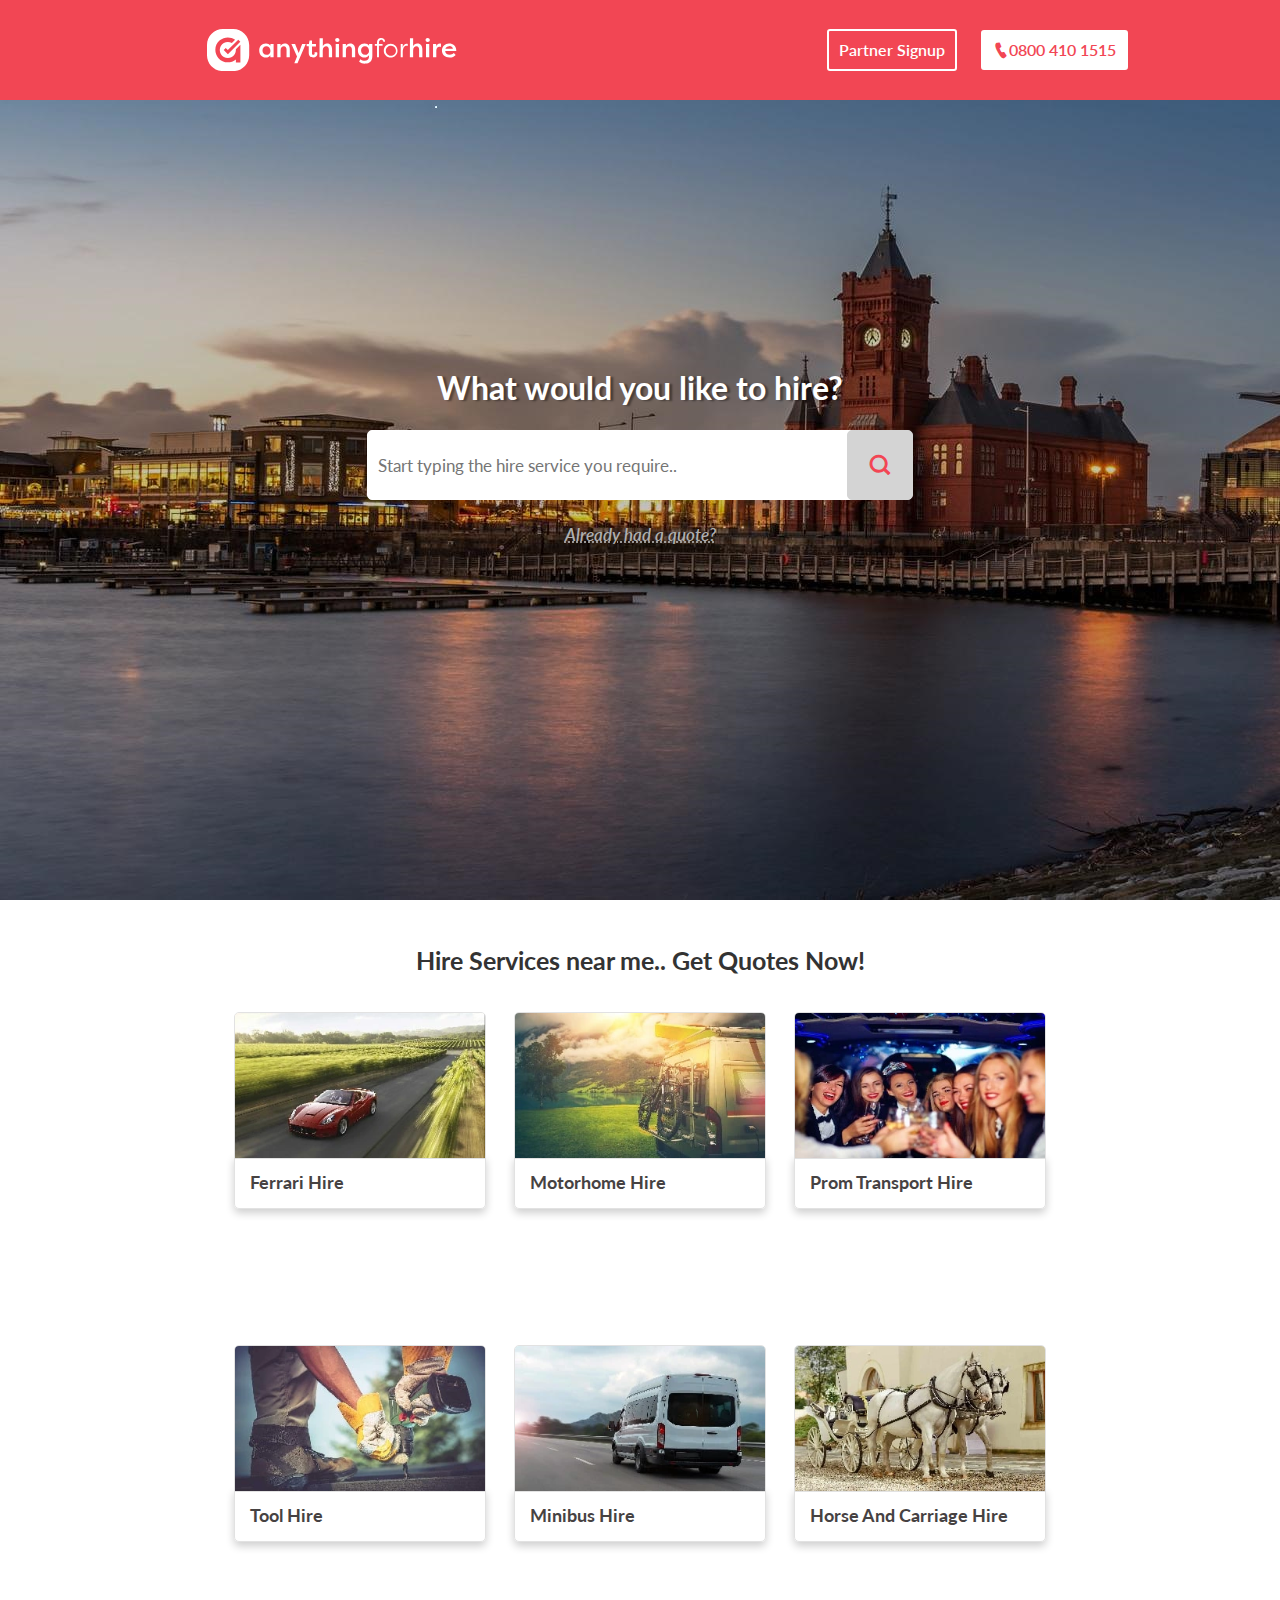
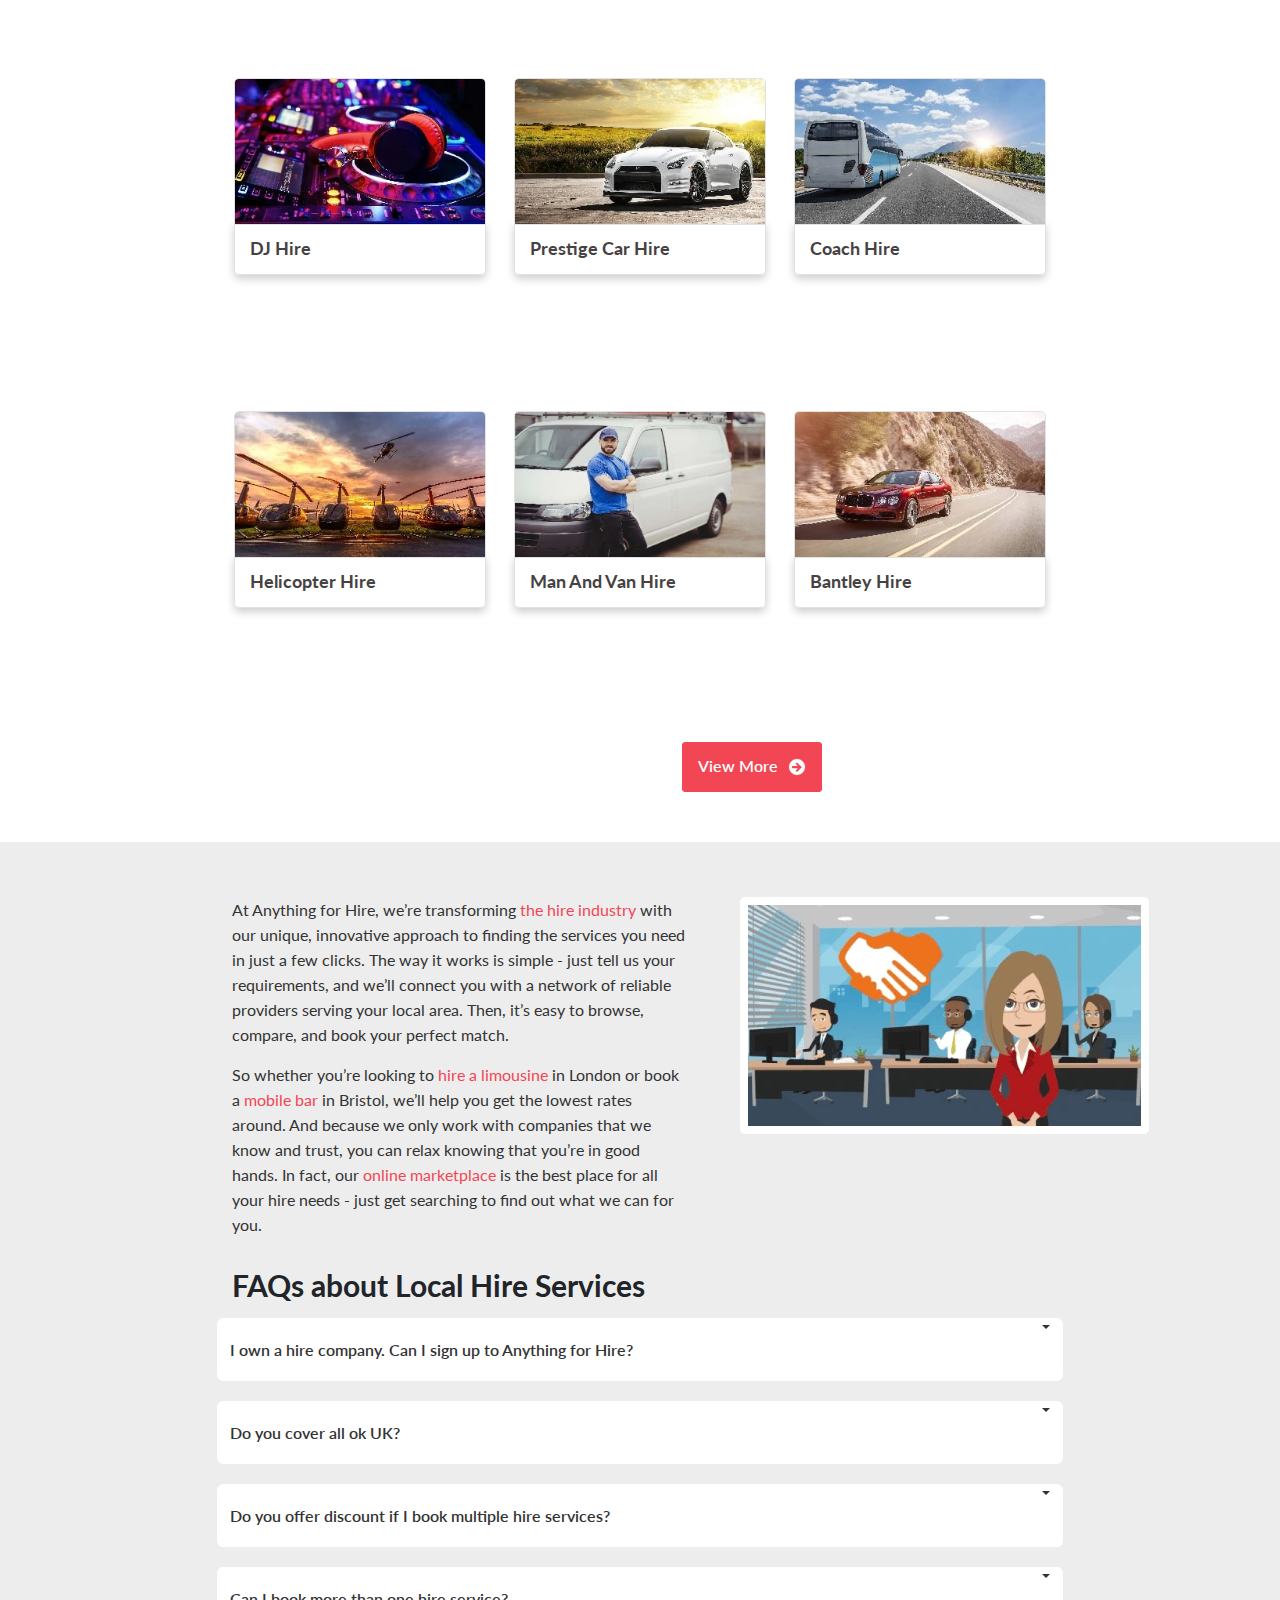
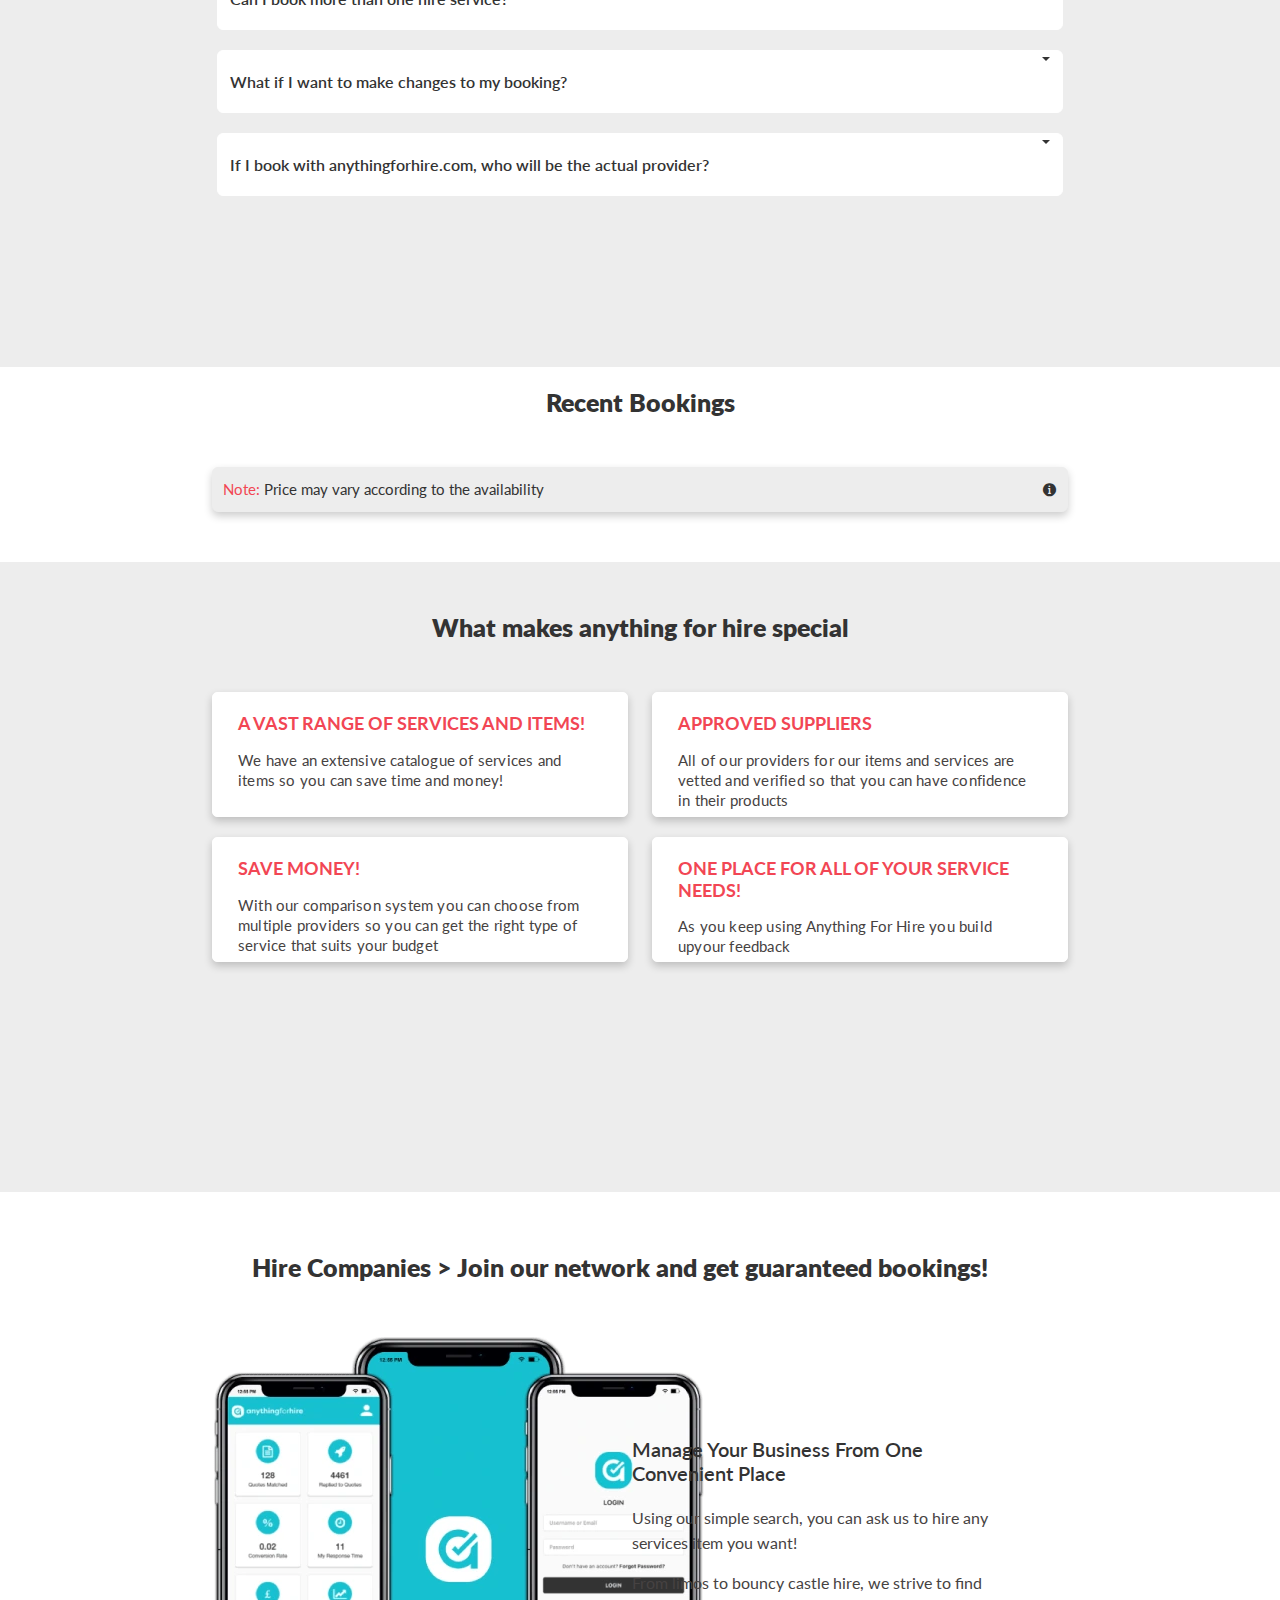
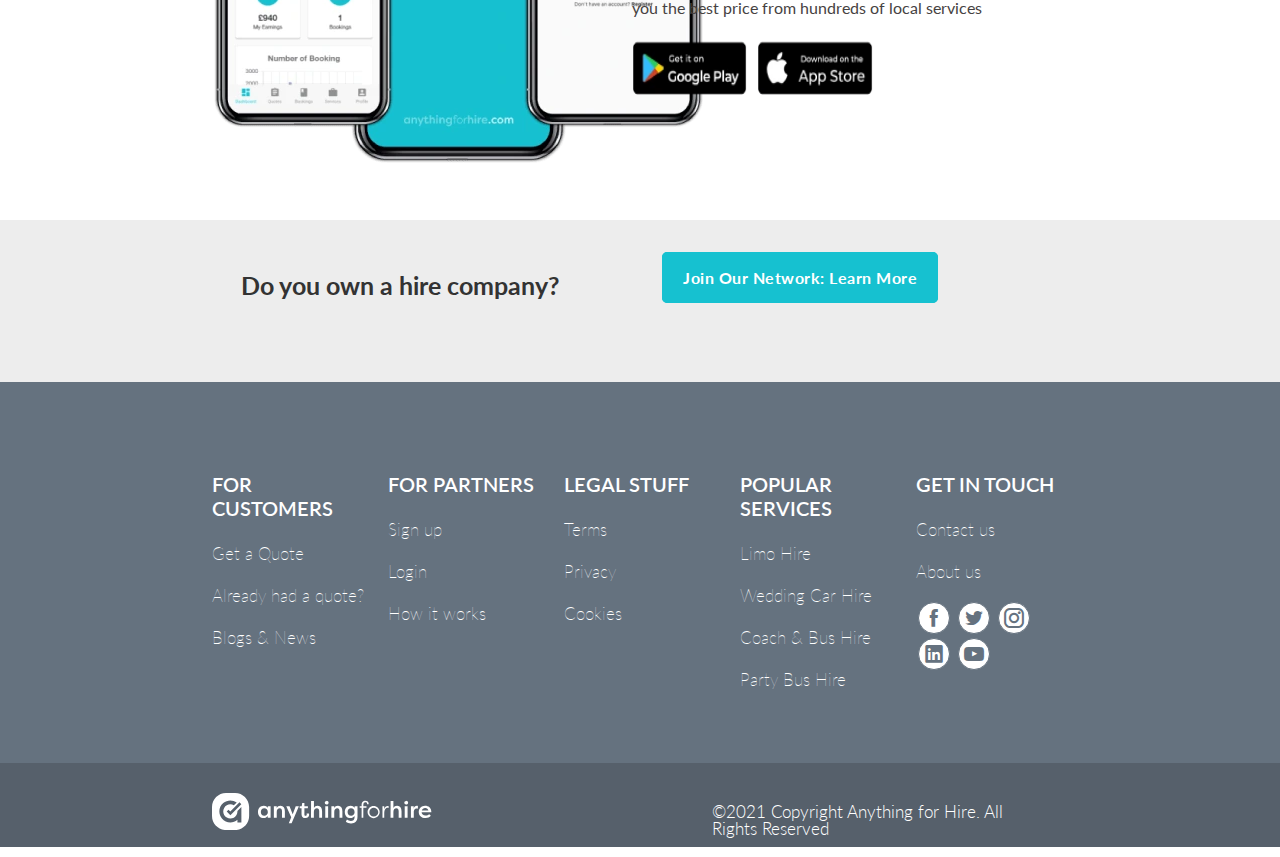
<file: Anythingforhire-home/index.html>
<!DOCTYPE html>
<html lang="en">
<head>
    <meta charset="UTF-8">
    <meta http-equiv="X-UA-Compatible" content="IE=edge">
    <meta name="viewport" content="width=device-width, initial-scale=1.0">
    <title>Anythingforhire</title>
    <link rel="stylesheet" href="./css/icofont.min.css">
    <link href="https://fonts.googleapis.com/css2?family=Lato&display=swap" rel="stylesheet">
    <link rel="stylesheet" href="https://cdn.jsdelivr.net/npm/bootstrap@5.0.0-beta2/dist/css/bootstrap.min.css">
    <link rel="stylesheet" href="./css/style.css">
    <link rel="stylesheet" href="./css/reset.css">
</head>
<body>

    <section id="hero">
        <div class="hero">
          <div class="header">
            <div class="container">
                <div class="row align-items-center">
                     <div class="col-lg-6">
                         <div class="logo-hdr">
                             <a href="#">
                             <img src="./images/logo-hdr-img.svg" alt="">
                             </a>
                         </div>
                     </div>
                     <div class="col-lg-6 ">
                         <div class="sign-btn-hdr">
                             <a href="#" class="signup">Partner Signup</a>
                             <a href="#" class="icon-call"><i class="icofont-ui-call"></i>0800 410 1515</a>
                         </div>
                     </div>
                </div>
            </div>
        </div>

            <div class="container">
                <div class="row">
                    <div class="col-12">
                        <div class="hero-content">
                            <h1>What would you like to hire?</h1>
                            <div class="srch-box">
                                <input name="search" id="search" type="text" placeholder="Start typing the hire service you require.."> 
                                <button type="submit"> <i class="icofont-search-1"></i>  </button>
                            </div>
                            <a href="#">Already had a quote?</a>
                        </div>
                    </div>
                </div>
            </div>
        </div>
    </section>

    <section id="hires">
        <div class="hires">
            <div class="container">
                <div class="row">
                    <div class="col-12">
                        <div class="hires-title">
                             <h4>Hire Services near me.. Get Quotes Now!</h4>
                        </div>
                    </div>
                </div>
                <div class="row">
                    <div class="col-md-4">
                        <div class="hires-items">
                            <div class="hire-images">
                                <img src="./images/hire-img-1.webp" class="img-fluid" alt="">
                            </div>
                            <div class="hires-img-name">
                                <h4>Ferrari Hire</h4>
                            </div>
                        </div>
                    </div>
                    <div class="col-md-4">
                        <div class="hires-items">
                            <div class="hire-images">
                                <img src="./images/hire-img-2.webp" class="img-fluid" alt="">
                            </div>
                            <div class="hires-img-name">
                                <h4>Motorhome Hire</h4>
                            </div>
                        </div>
                    </div>
                    <div class="col-md-4">
                        <div class="hires-items">
                            <div class="hire-images">
                                <img src="./images/hire-img-3.webp" class="img-fluid" alt="">
                            </div>
                            <div class="hires-img-name">
                                <h4>Prom Transport Hire</h4>
                            </div>
                        </div>
                    </div>
                    <div class="col-md-4">
                        <div class="hires-items">
                            <div class="hire-images">
                                <img src="./images/hire-img-4.webp" class="img-fluid" alt="">
                            </div>
                            <div class="hires-img-name">
                                <h4>Tool Hire</h4>
                            </div>
                        </div>
                    </div>
                    <div class="col-md-4">
                        <div class="hires-items">
                            <div class="hire-images">
                                <img src="./images/hire-img-5.webp" class="img-fluid" alt="">
                            </div>
                            <div class="hires-img-name">
                                <h4>Minibus Hire</h4>
                            </div>
                        </div>
                    </div>
                    <div class="col-md-4">
                        <div class="hires-items">
                            <div class="hire-images">
                                <img src="./images/hire-img-6.webp" class="img-fluid" alt="">
                            </div>
                            <div class="hires-img-name">
                                <h4>Horse And Carriage Hire</h4>
                            </div>
                        </div>
                    </div>
                    <div class="col-md-4">
                        <div class="hires-items">
                            <div class="hire-images">
                                <img src="./images/hire-img-7.webp" class="img-fluid" alt="">
                            </div>
                            <div class="hires-img-name">
                                <h4>DJ Hire</h4>
                            </div>
                        </div>
                    </div>
                    <div class="col-md-4">
                        <div class="hires-items">
                            <div class="hire-images">
                                <img src="./images/hire-img-8.webp" class="img-fluid" alt="">
                            </div>
                            <div class="hires-img-name">
                                <h4>Prestige Car Hire</h4>
                            </div>
                        </div>
                    </div>
                    <div class="col-md-4">
                        <div class="hires-items">
                            <div class="hire-images">
                                <img src="./images/hire-img-9.webp" class="img-fluid" alt="">
                            </div>
                            <div class="hires-img-name">
                                <h4>Coach Hire</h4>
                            </div>
                        </div>
                    </div>
                    <div class="col-md-4">
                        <div class="hires-items">
                            <div class="hire-images">
                                <img src="./images/hire-img-10.webp" class="img-fluid" alt="">
                            </div>
                            <div class="hires-img-name">
                                <h4>Helicopter Hire</h4>
                            </div>
                        </div>
                    </div>
                    <div class="col-md-4">
                        <div class="hires-items">
                            <div class="hire-images">
                                <img src="./images/hire-img-11.webp" class="img-fluid" alt="">
                            </div>
                            <div class="hires-img-name">
                                <h4>Man And Van Hire</h4>
                            </div>
                        </div>
                    </div>
                    <div class="col-md-4">
                        <div class="hires-items">
                            <div class="hire-images">
                                <img src="./images/hire-img-12.webp" class="img-fluid" alt="">
                            </div>
                            <div class="hires-img-name">
                                <h4>Bantley Hire</h4>
                            </div>
                        </div>
                    </div>

                    <div class="col-md-12 align-items-center">
                        <div class="view-btn">
                            <a href="#">View More</a>
                            <i class="icofont-arrow-right"></i>
                        </div>
                    </div>

              
                </div>
            </div>
        </div>
              
      
    </section>

    <section id="about">
        <div class="about">
            <div class="container">
                <div class="row">
                    <div class="col-lg-7">
                        <div class="about-parph">
                            <p>At Anything for Hire, we’re transforming <span>the hire industry</span> with our unique, innovative approach to finding the services you need in just a few clicks. The way it works is simple - just tell us your requirements, and we’ll connect you with a network of reliable providers serving your local area. Then, it’s easy to browse, compare, and book your perfect match.</p>
                            <p>So whether you’re looking to <span>hire a limousine</span> in London or book a <span>mobile bar</span> in Bristol, we’ll help you get the lowest rates around. And because we only work with companies that we know and trust, you can relax knowing that you’re in good hands. In fact, our <span>online marketplace</span> is the best place for all your hire needs - just get searching to find out what we can for you.</p>
                        </div>
                    </div>
                    <div class="col-lg-5">
                        <div class="about-image">
                             <a href="#"><img src="./images/about-img.webp" alt=""></a>
                        </div>
                    </div>
                </div>
                <div class="row">
                    <div class="col-12">
                        <div class="faqs">
                            <div class="faq-title">
                                <h1>FAQs about Local Hire Services</h1>
                            </div>
                            <div class="faq-drops">
                                <button type="button" class="btn btn-secondary dropdown-toggle" data-bs-toggle="dropdown">
                                    <h4>I own a hire company. Can I sign up to Anything for Hire?</h4>
                                    <!-- <i class="icofont-arrow-down"></i> -->
                                </button>
                                <ul class="dropdown-menu dropdown-menu-end dropdown-menu-lg-start">
                                    <li><button class="dropdown-item" type="button">
                                        You can apply to signup to our network using this link: https://partners.anythingforhire.com - Please note that your application will be checked manually to ensure you are a genuine company with a local presence.
                                    </button></li>
                                </ul>
                            </div>

                            <div class="faq-drops">
                                <button type="button" class="btn btn-secondary dropdown-toggle" data-bs-toggle="dropdown">
                                    <h4>Do you cover all ok UK?</h4>
                                    <!-- <i class="icofont-arrow-down"></i> -->
                                </button>
                                <ul class="dropdown-menu dropdown-menu-end dropdown-menu-lg-start">
                                    <li><button class="dropdown-item" type="button">
                                        Yes, we are a nationwide booking service. We work with hire companies across the UK. Some of our niche services have limited availability in some local areas, however in most cases we are able to accommodate.
                                    </button></li>
                                </ul>
                            </div>

                            <div class="faq-drops">
                                <button type="button" class="btn btn-secondary dropdown-toggle" data-bs-toggle="dropdown">
                                    <h4>Do you offer discount if I book multiple hire services?</h4>
                                    <!-- <i class="icofont-arrow-down"></i> -->
                                </button>
                                <ul class="dropdown-menu dropdown-menu-end dropdown-menu-lg-start">
                                    <li><button class="dropdown-item" type="button">
                                    <p>Yes we do. Please get in touch with us and quote your reference number and our team will ensure there's a discount applied.</p>
                                    </button></li>
                                </ul>
                            </div>

                            <div class="faq-drops">
                                <button type="button" class="btn btn-secondary dropdown-toggle" data-bs-toggle="dropdown">
                                    <h4>Can I book more than one hire service?</h4>
                                    <!-- <i class="icofont-arrow-down"></i> -->
                                </button>
                                <ul class="dropdown-menu dropdown-menu-end dropdown-menu-lg-start">
                                    <li><button class="dropdown-item" type="button">
                                    <p>You can book as many hire services as you like with us. We will also give discount for multiple bookings.</p>
                                    </button></li>
                                </ul>
                            </div>

                            <div class="faq-drops">
                                <button type="button" class="btn btn-secondary dropdown-toggle" data-bs-toggle="dropdown">
                                    <h4>What if I want to make changes to my booking?</h4>
                                    <!-- <i class="icofont-arrow-down"></i> -->
                                </button>
                                <ul class="dropdown-menu dropdown-menu-end dropdown-menu-lg-start">
                                    <li><button class="dropdown-item" type="button">
                                    <p>We have a dedicated customer services department for after-sales. You can speak directly with our team and make relevant adjustments. Please do check our terms and conditions before you book.
                                    </p>
                                    </button></li>
                                </ul>
                            </div>

                            <div class="faq-drops">
                                <button type="button" class="btn btn-secondary dropdown-toggle" data-bs-toggle="dropdown">
                                    <h4>If I book with anythingforhire.com, who will be the actual provider?</h4>
                                    <!-- <i class="icofont-arrow-down"></i> -->
                                </button>
                                <ul class="dropdown-menu dropdown-menu-end dropdown-menu-lg-start">
                                    <li><button class="dropdown-item" type="button">
                                    <p>As soon as you have paid the deposit and confirmed the booking, we will connect you directly with our provider.</p>
                                    </button></li>
                                </ul>
                            </div>
                        </div>
                    </div>
                </div>
            </div>
        </div>
    </section>


    <section id="bookings">
        <div class="bookings">
            <div class="container">
                <div class="row">
                    <div class="col-12">
                        <div class="bks-title text-center">
                            <h2>Recent Bookings</h2>
                        </div>
                    </div>
                    <!-- <div class="col-lg-6">
                        <div class="bus-bks d-flex">
                            <div class="bus-image">
                                <img src="./images/bus-1.jpg" alt="">
                            </div>
                            <div class="bus-cnt">
                                <h4>49 seater</h4>
                                <h3>£329</h3>
                            </div>
                        </div>
                    </div>
                    <div class="col-lg-6">
                        <div class="seat-bks d-flex">
                            <div class="seat-image">
                                <img src="./images/a-seat-1.jpg" alt="">
                            </div>
                            <div class="seat-cnt">
                                <h4>Mercedes S Class AMG</h4>
                                <h3>£103.38</h3>
                            </div>
                        </div>
                    </div>  -->
                    <div class="col-12">
                        <div class="bks-notes d-flex justify-content-lg-between align-items-center">
                            <p><span>Note:</span> Price may vary according to the availability</p>
                            <i class="icofont-info-circle"></i>
                        </div>
                    </div>
                </div>
            </div>
        </div>
    </section>


    <section id="cards">
        <div class="cards">
            <div class="container">
                <h2>What makes anything for hire special</h2>
                <div class="row">
                    <div class="col-md-6">
                        <div class="card-box">
                            <h4>A VAST RANGE OF SERVICES AND ITEMS!</h4>
                            <p>We have an extensive catalogue of services and items so you can save time and money!</p>
                        </div>
                    </div>
                    <div class="col-md-6">
                        <div class="card-box">
                            <h4>APPROVED SUPPLIERS</h4>
                            <p>All of our providers for our items and services are vetted and verified so that you can have confidence in their products</p>
                        </div>
                    </div>
                    <div class="col-md-6">
                        <div class="card-box">
                            <h4>SAVE MONEY!</h4>
                            <p>With our comparison system you can choose from multiple providers so you can get the right type of service that suits your budget</p>
                        </div>
                    </div>
                    <div class="col-md-6">
                        <div class="card-box">
                            <h4>ONE PLACE FOR ALL OF YOUR SERVICE NEEDS!</h4>
                            <p>As you keep using Anything For Hire you build upyour feedback</p>
                        </div>
                    </div>
                </div>
            </div>
        </div>
    </section>


    <section id="phones">
        <div class="phones">
            <div class="container">
                <h2>Hire Companies > Join our network and get guaranteed bookings!</h2>
            </div>
            <div class="row">
                <div class="col-md-6">
                    <div class="phone-image">
                        <img src="./images/appscreen-img.webp" alt="">
                    </div>
                </div>
                <div class="col-md-6">
                    <div class="apps">
                        <div class="app-cnt">
                            <h4>Manage Your Business From One Convenient Place</h4>
                            <p>Using our simple search, you can ask us to hire any services item you want!</p>
                        <p>From limos to bouncy castle hire, we strive to find you the best price from hundreds of local services</p>
                        </div>
                        <div class="app-images d-flex">
                            <img src="./images/googleplay-img.webp" alt="">
                            <img src="./images/appstore-img.webp" alt="">
                        </div>
                    </div>
                </div>
            </div>
        </div>
    </section>


    <section id="join">
        <div class="join text-center align-items-center">
            <div class="container">
                <div class="row">
                    <div class="col-md-6">
                        <h3>Do you own a hire company?</h3>
                    </div>
                    <div class="col-md-6">
                       <a href="#">Join Our Network: Learn More</a> 
                    </div>
                </div>
            </div>
        </div>
    </section>


    <section id="footer">
        <div class="footer">
            <div class="container">
                <div class="row">
                    <div class="col">
                        <div class="customer">
                            <h4>FOR CUSTOMERS</h4>
                            <ul>
                                <li><a href="#">Get a Quote</a></li>
                                <li><a href="#">Already had a quote?</a></li>
                                <li><a href="#">Blogs & News</a></li>
                            </ul>
                        </div>
                    </div>
                    <div class="col">
                        <div class="partners">
                            <h4>FOR PARTNERS</h4>
                            <ul>
                                <li><a href="#">Sign up</a></li>
                                <li><a href="#">Login</a></li>
                                <li><a href="#">How it works</a></li>
                            </ul>
                        </div>
                    </div>
                    <div class="col">
                        <div class="stuff">
                            <h4>LEGAL STUFF</h4>
                            <ul>
                                <li><a href="#">Terms</a></li>
                                <li><a href="#">Privacy</a></li>
                                <li><a href="#">Cookies</a></li>
                            </ul>
                        </div>
                    </div>
                    <div class="col">
                        <div class="services">
                            <h4>POPULAR SERVICES</h4>
                            <ul>
                                <li><a href="#">Limo Hire</a></li>
                                <li><a href="#">Wedding Car Hire</a></li>
                                <li><a href="#">Coach & Bus Hire</a></li>
                                <li><a href="#">Party Bus Hire</a></li>
                            </ul>
                        </div>
                    </div>
                    <div class="col">
                        <div class="getus">
                            <h4>GET IN TOUCH</h4>
                            <ul>
                                <li><a href="#">Contact us</a></li>
                                <li><a href="#">About us</a></li>
                            </ul>
                            <div class="icon-box">
                            <i class="icofont-facebook"></i>
                            <i class="icofont-twitter"></i>
                            <i class="icofont-instagram"></i>
                            <i class="icofont-linkedin"></i>
                            <i class="icofont-youtube-play"></i>
                            </div>
                        </div>
                    </div>
                </div>
            </div>
        </div>
    </section>


    <section id="copyright">
        <div class="copyright">
            <div class="container">
                <div class="row">
                    <div class="col-md-6">
                        <img src="./images/logo-hdr-img.svg" alt="">
                    </div>
                    <div class="col-md-6">
                        <p>©2021 Copyright Anything for Hire. All Rights Reserved</p>
                    </div>
                </div>
            </div>
        </div>
    </section>



    <script src="https://code.jquery.com/jquery-3.5.1.min.js"></script>
    <script src="https://cdn.jsdelivr.net/npm/popper.js@1.16.1/dist/umd/popper.min.js"></script>
    <script src="https://cdn.jsdelivr.net/npm/bootstrap@4.6.0/dist/js/bootstrap.min.js"></script>
</body>
</html>
</file>
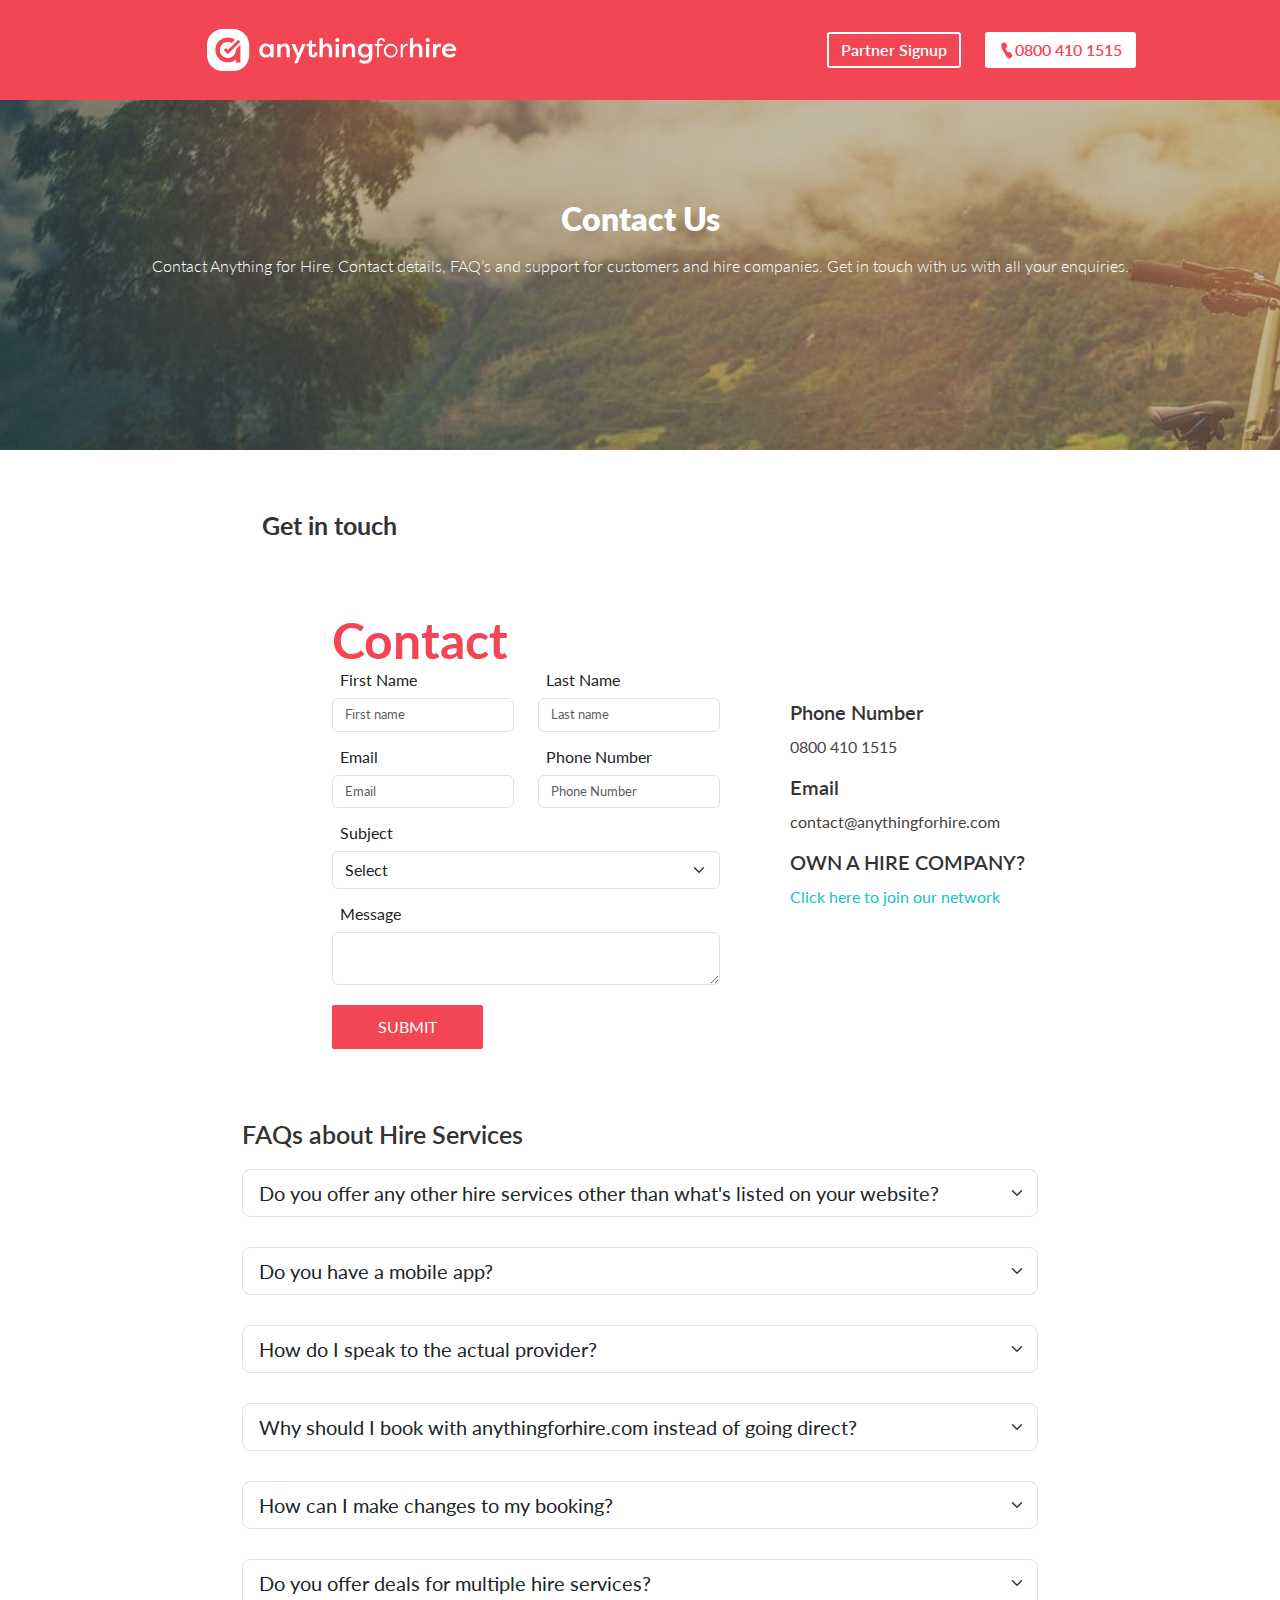
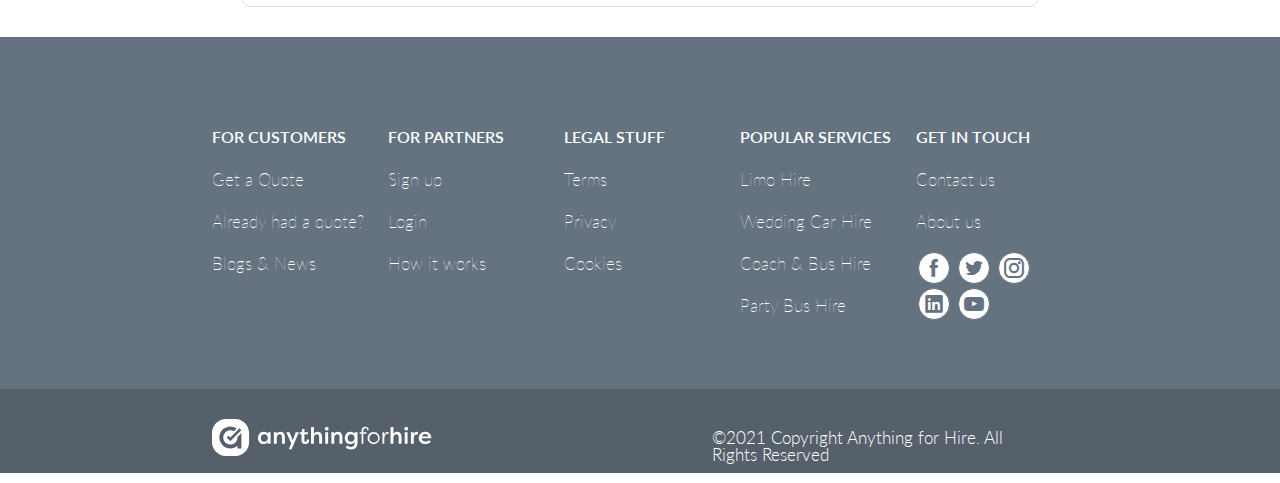
<file: contact/index.html>
<!DOCTYPE html>
<html lang="en">
<head>
    <meta charset="UTF-8">
    <meta http-equiv="X-UA-Compatible" content="IE=edge">
    <meta name="viewport" content="width=device-width, initial-scale=1.0">
    <title>contact</title>
    <link rel="stylesheet" href="./css/icofont.min.css">
    <link href="https://fonts.googleapis.com/css2?family=Lato&display=swap" rel="stylesheet">
    <link rel="stylesheet" href="https://cdn.jsdelivr.net/npm/bootstrap@5.0.0-beta2/dist/css/bootstrap.min.css">
    <link rel="stylesheet" href="./css/style.css">
    <link rel="stylesheet" href="./css/reset.css">
    <script src="https://cdnjs.cloudflare.com/ajax/libs/jquery/3.2.1/jquery.min.js"></script>
    <script src="./script.js"></script>
</head>
<body>


    <section id="contact">
        <div class="contact">
            <div class="header">
                <div class="container">
                    <div class="row align-items-center">
                        <div class="col-lg-6">
                            <div class="logo-hdr">
                                <a href="#">
                                <img src="./images/logo-hdr-img.svg" alt="">
                                </a>
                            </div>
                        </div>
                        <div class="col-lg-6 ">
                            <div class="sign-btn-hdr">
                                <a href="#" class="signup">Partner Signup</a>
                                <a href="#" class="icon-call"><i class="icofont-ui-call"></i>0800 410 1515</a>
                            </div>
                        </div>
                    </div>
                </div>
            </div>
            <div class="cnt-title">
                <h1>Contact Us</h1>
                <p>Contact Anything for Hire. Contact details, FAQ’s and support for customers and hire companies. Get in touch with us with all your enquiries.</p>
            </div>
        </div>
    </section>


    <section id="contact-file">
        <div class="contact-file">
            <div class="container">
                <div class="row">
                    <h2>Get in touch</h2>               
                        <div class="forms d-flex">
                            <div class="col-md-6">
                                <div class="form-boxes">
                                    <div class="col-md-12">
                                        <h1>Contact</h1>
                                    </div>
                                    <div id="error_message"></div>
                                    <form id="myform" class="myform"  onsubmit="return validate();">
                                        <div class="row">
                                            <div class="col-md-6">
                                                <label for="firstname" class="form-label">First Name</label>
                                            <input type="text" class="form-control required" id="firstname" placeholder="First name" name="firstname">
                                            </div>
                                            <div class="col-md-6">
                                                <label for="lastname" class="form-label">Last Name</label>
                                            <input type="text" class="form-control required" id="lastname" placeholder="Last name" name="lastname">
                                            </div>
                                        </div>
                                        <div class="row">
                                            <div class="col-md-6">
                                                <label for="email" class="form-label">Email</label>
                                                <input type="email" class="form-control required" id="email" name="email" placeholder="Email">
                                            </div>
                                            <div class="col-md-6">
                                                <label for="inputPhoneNumber" class="form-label">Phone Number</label>
                                                <input type="Number" class="form-control required" id="phonenumber" name="phonenumber" placeholder="Phone Number">
                                            </div>
                                        </div>
                                        <div class="row">
                                            <div class="col-12">
                                                <label for="subject" class="form-label">Subject</label>
                                                <select class="form-select required" id="subject" name="subject">
                                                <option selected>Select</option>
                                                <option value="1">Hire Enquiries</option>
                                                <option value="2">Customer Services</option>
                                                <option value="3">Partner queries</option>
                                                <option value="4">Login Issues</option>
                                                <option value="5">Jobs</option>
                                                <option value="6">Others</option>
                                                </select>
                                            </div>
                                        </div>
                                        <div class="row">
                                            <div class="col-12">
                                                <label for="txtmessage" class="form-label">Message</label>
                                                <textarea  class="form-control required" id="txtmessage" name="txtmessage" placeholder="Message"> </textarea>
                                            </div>
                                        </div>
                                        <div class="col-auto">
                                            <button type="submit" class="btn btn-primary">SUBMIT</button>
                                        </div>
        
                                    </form>
                                </div>
                            </div>
                            <div class="col-md-6">
                                <div class="form-content">
                                    <div class="ph-no">
                                        <h4>Phone Number</h4>
                                        <p>0800 410 1515</p>
                                    </div>
                                    <div class="mail">
                                        <h4>Email</h4>
                                        <p>contact@anythingforhire.com</p>
                                    </div>
                                    <div class="hire-com">
                                        <h4>OWN A HIRE COMPANY?</h4>
                                        <a href="#">Click here to join our network</a>
                                    </div>
                                </div>
                            </div>
                        </div>
                    
                </div>
            </div>
        </div>
    </section>


    <section id="faqs">
        <div class="faqs">
            <div class="container">
                <div class="row">
                    <div class="col-md-6">
                        <div class="faq-title">
                            <h2>FAQs about Hire Services</h2>
                        </div>
                    </div>
                    <div class="col-md-12">
                        <div class="faq-box-1">
                            <select class="form-select form-select-lg mb-3" aria-label=".form-select-lg example">
                                <option selected><h4> Do you offer any other hire services other than what's listed on your website?   </h4> </option>
                                <option value="1"><p>We are always looking to expand into more hire services. If you would like to suggest a service, please contact us.</p></option>
                              </select>
                        </div>
                    </div>
                    <div class="col-md-12">
                        <div class="faq-box-1">
                            <select class="form-select form-select-lg mb-3" aria-label=".form-select-lg example">
                                <option selected><h4>Do you have a mobile app?</h4></option>
                                <option value="1"><p>We only have apps for our providers. They use the apps to manage all the bookings we pass to them. The Anything for Hire Partner App is available in iOS and Android, we also have a desktop option for our partners. We do not have a customer app at the moment.</p></option>
                              </select>
                        </div>
                    </div>
                    <div class="col-md-12">
                        <div class="faq-box-1">
                            <select class="form-select form-select-lg mb-3" aria-label=".form-select-lg example">
                                <option selected><h4>How do I speak to the actual provider?</h4></option>
                                <option value="1"><p>Once your booking is all confirmed, we will share all the details. This is usually straight after you've made the deposit payment.</p></option>
                              </select>
                        </div>
                    </div>
                    <div class="col-md-12">
                        <div class="faq-box-1">
                            <select class="form-select form-select-lg mb-3" aria-label=".form-select-lg example">
                                <option selected><h4>Why should I book with anythingforhire.com instead of going direct?</h4></option>
                                <option value="1"><p>When booking with us, we compare various prices and suitable options for your booking. We save a lot of time and hassle. Plus we offer a great service :)</p></option>
                              </select>
                        </div>
                    </div>
                    <div class="col-md-12">
                        <div class="faq-box-1">
                            <select class="form-select form-select-lg mb-3" aria-label=".form-select-lg example">
                                <option selected><h4>How can I make changes to my booking?</h4></option>
                                <option value="1"><p>We have a dedicated customer services team for your booking. You can reach out to our team and discuss changes and amendments. Please refer to our terms and conditions before requesting any changes.</p></option>
                              </select>
                        </div>
                    </div>
                    <div class="col-md-12">
                        <div class="faq-box-1">
                            <select class="form-select form-select-lg mb-3" aria-label=".form-select-lg example">
                                <option selected><h4>Do you offer deals for multiple hire services?</h4></option>
                                <option value="1"><p>Yes, of course. We are always happy to offer discounts for multiple hire services. </p>  </option>
                              </select>
                        </div>
                    </div>

                </div>
            </div>
        </div>
    </section>


    <section id="footer">
        <div class="footer">
            <div class="container">
                <div class="row">
                    <div class="col">
                        <div class="customer">
                            <h4>FOR CUSTOMERS</h4>
                            <ul>
                                <li><a href="#">Get a Quote</a></li>
                                <li><a href="#">Already had a quote?</a></li>
                                <li><a href="#">Blogs & News</a></li>
                            </ul>
                        </div>
                    </div>
                    <div class="col">
                        <div class="partners">
                            <h4>FOR PARTNERS</h4>
                            <ul>
                                <li><a href="#">Sign up</a></li>
                                <li><a href="#">Login</a></li>
                                <li><a href="#">How it works</a></li>
                            </ul>
                        </div>
                    </div>
                    <div class="col">
                        <div class="stuff">
                            <h4>LEGAL STUFF</h4>
                            <ul>
                                <li><a href="#">Terms</a></li>
                                <li><a href="#">Privacy</a></li>
                                <li><a href="#">Cookies</a></li>
                            </ul>
                        </div>
                    </div>
                    <div class="col">
                        <div class="services">
                            <h4>POPULAR SERVICES</h4>
                            <ul>
                                <li><a href="#">Limo Hire</a></li>
                                <li><a href="#">Wedding Car Hire</a></li>
                                <li><a href="#">Coach & Bus Hire</a></li>
                                <li><a href="#">Party Bus Hire</a></li>
                            </ul>
                        </div>
                    </div>
                    <div class="col">
                        <div class="getus">
                            <h4>GET IN TOUCH</h4>
                            <ul>
                                <li><a href="#">Contact us</a></li>
                                <li><a href="#">About us</a></li>
                            </ul>
                            <div class="icon-box">
                            <i class="icofont-facebook"></i>
                            <i class="icofont-twitter"></i>
                            <i class="icofont-instagram"></i>
                            <i class="icofont-linkedin"></i>
                            <i class="icofont-youtube-play"></i>
                            </div>
                        </div>
                    </div>
                </div>
            </div>
        </div>
    </section>


    <section id="copyright">
        <div class="copyright">
            <div class="container">
                <div class="row">
                    <div class="col-md-6">
                        <img src="./images/logo-hdr-img.svg" alt="">
                    </div>
                    <div class="col-md-6">
                        <p>©2021 Copyright Anything for Hire. All Rights Reserved</p>
                    </div>
                </div>
            </div>
        </div>
    </section>



    <script src="https://code.jquery.com/jquery-3.5.1.min.js"></script>
    <script src="https://cdn.jsdelivr.net/npm/popper.js@1.16.1/dist/umd/popper.min.js"></script>
    <script src="https://cdn.jsdelivr.net/npm/bootstrap@4.6.0/dist/js/bootstrap.min.js"></script>
</body>
</html>
</file>
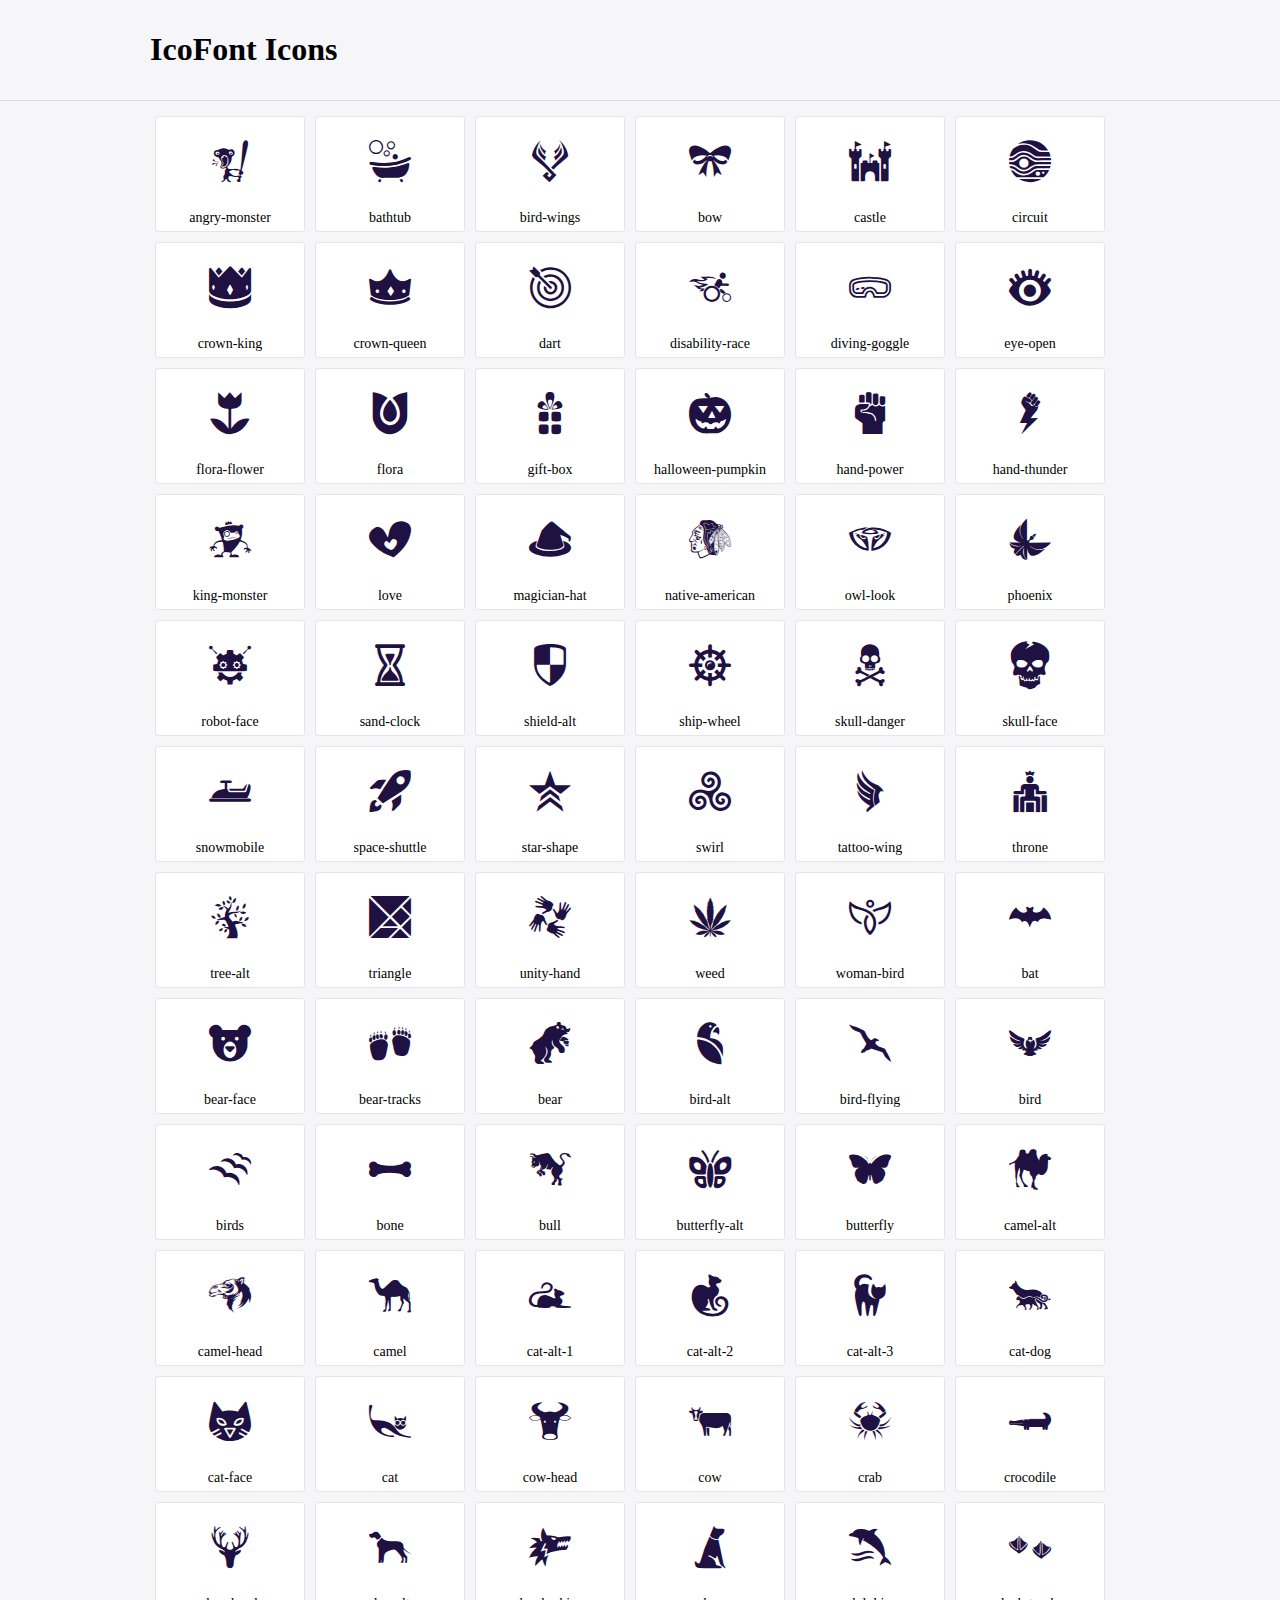
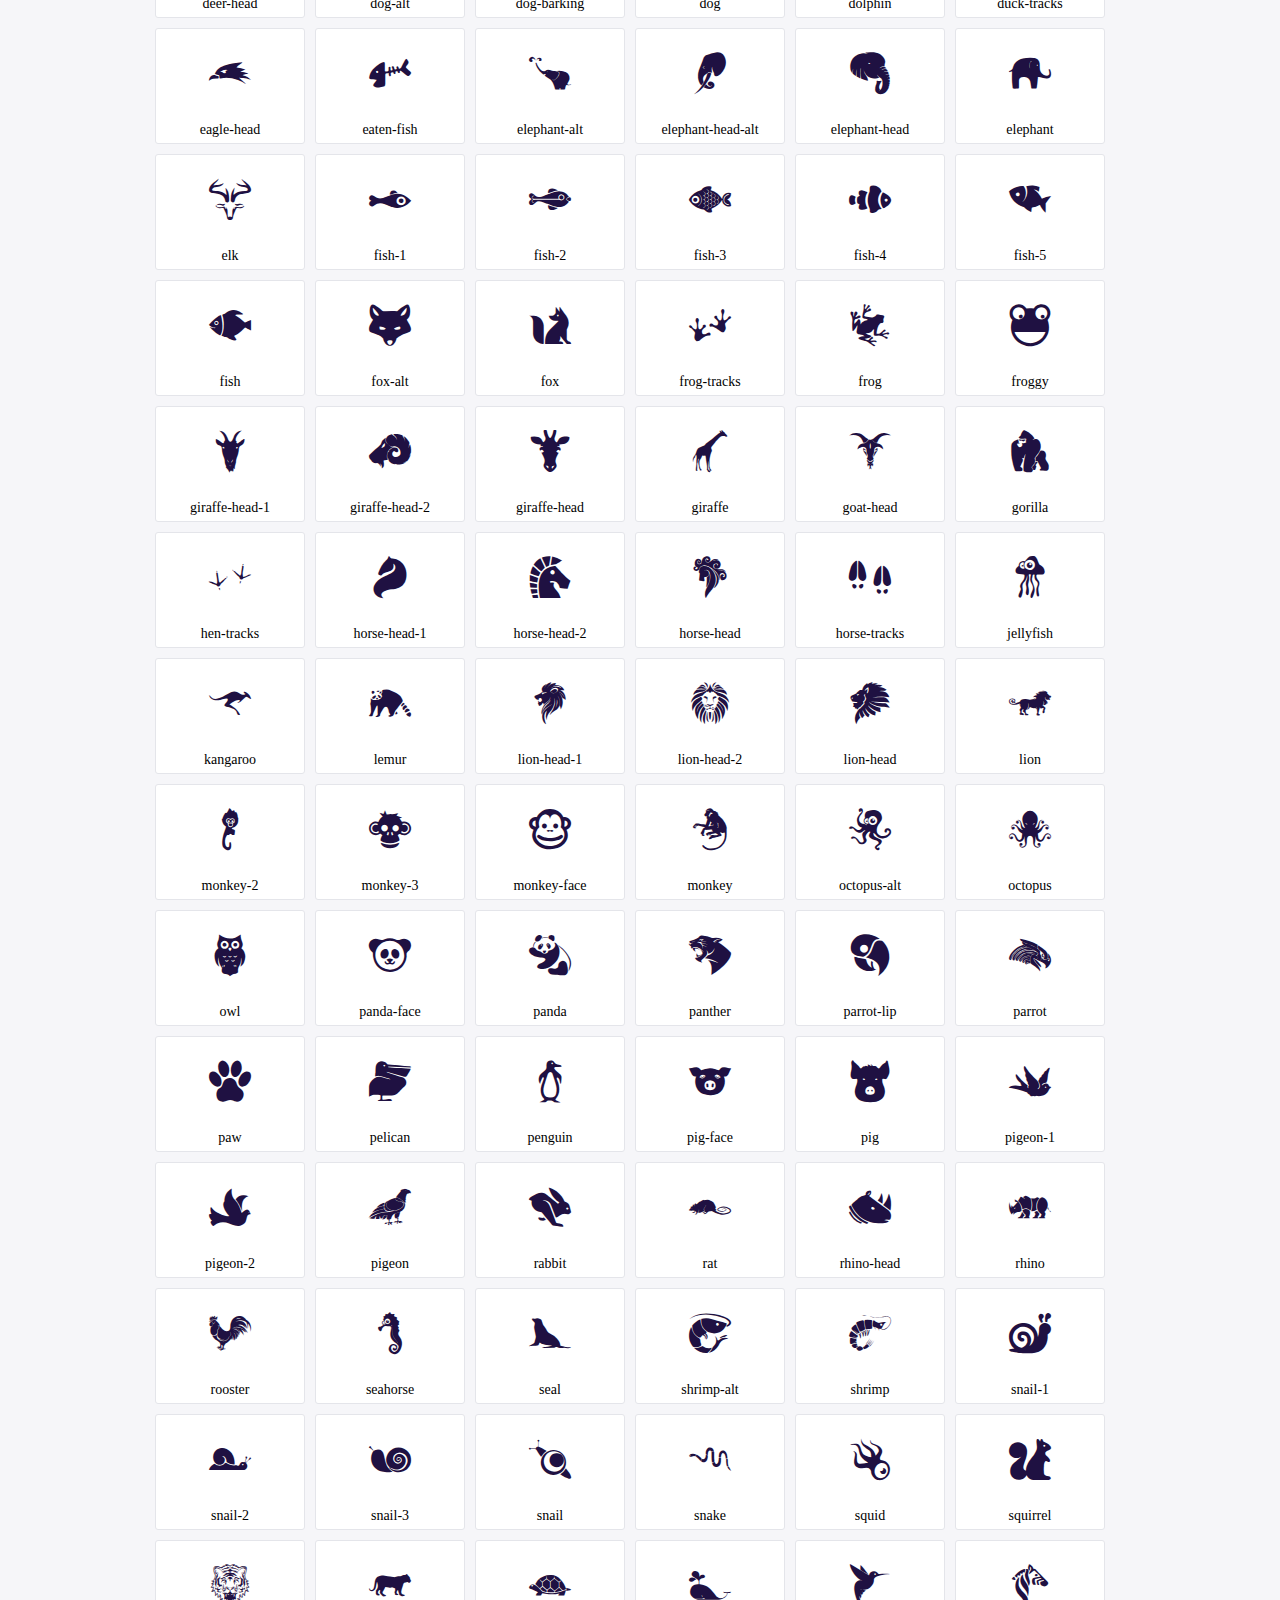
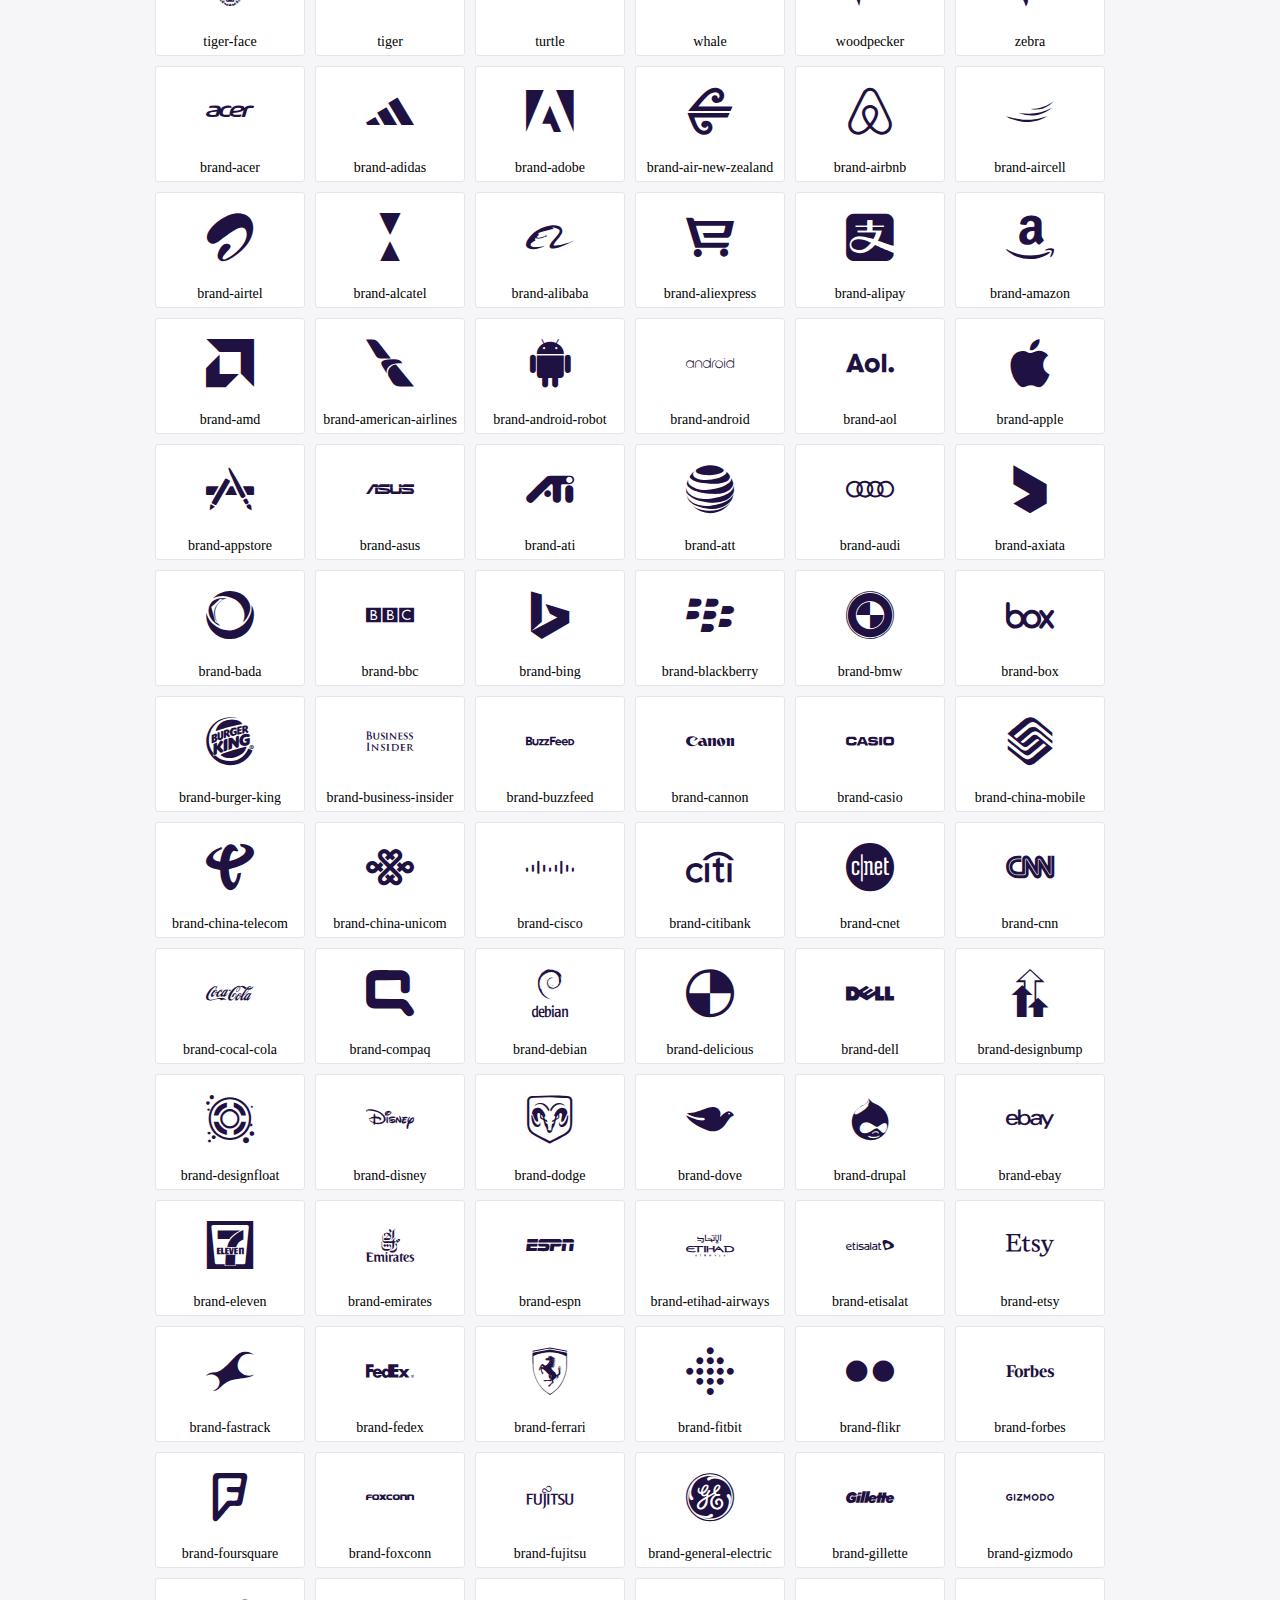
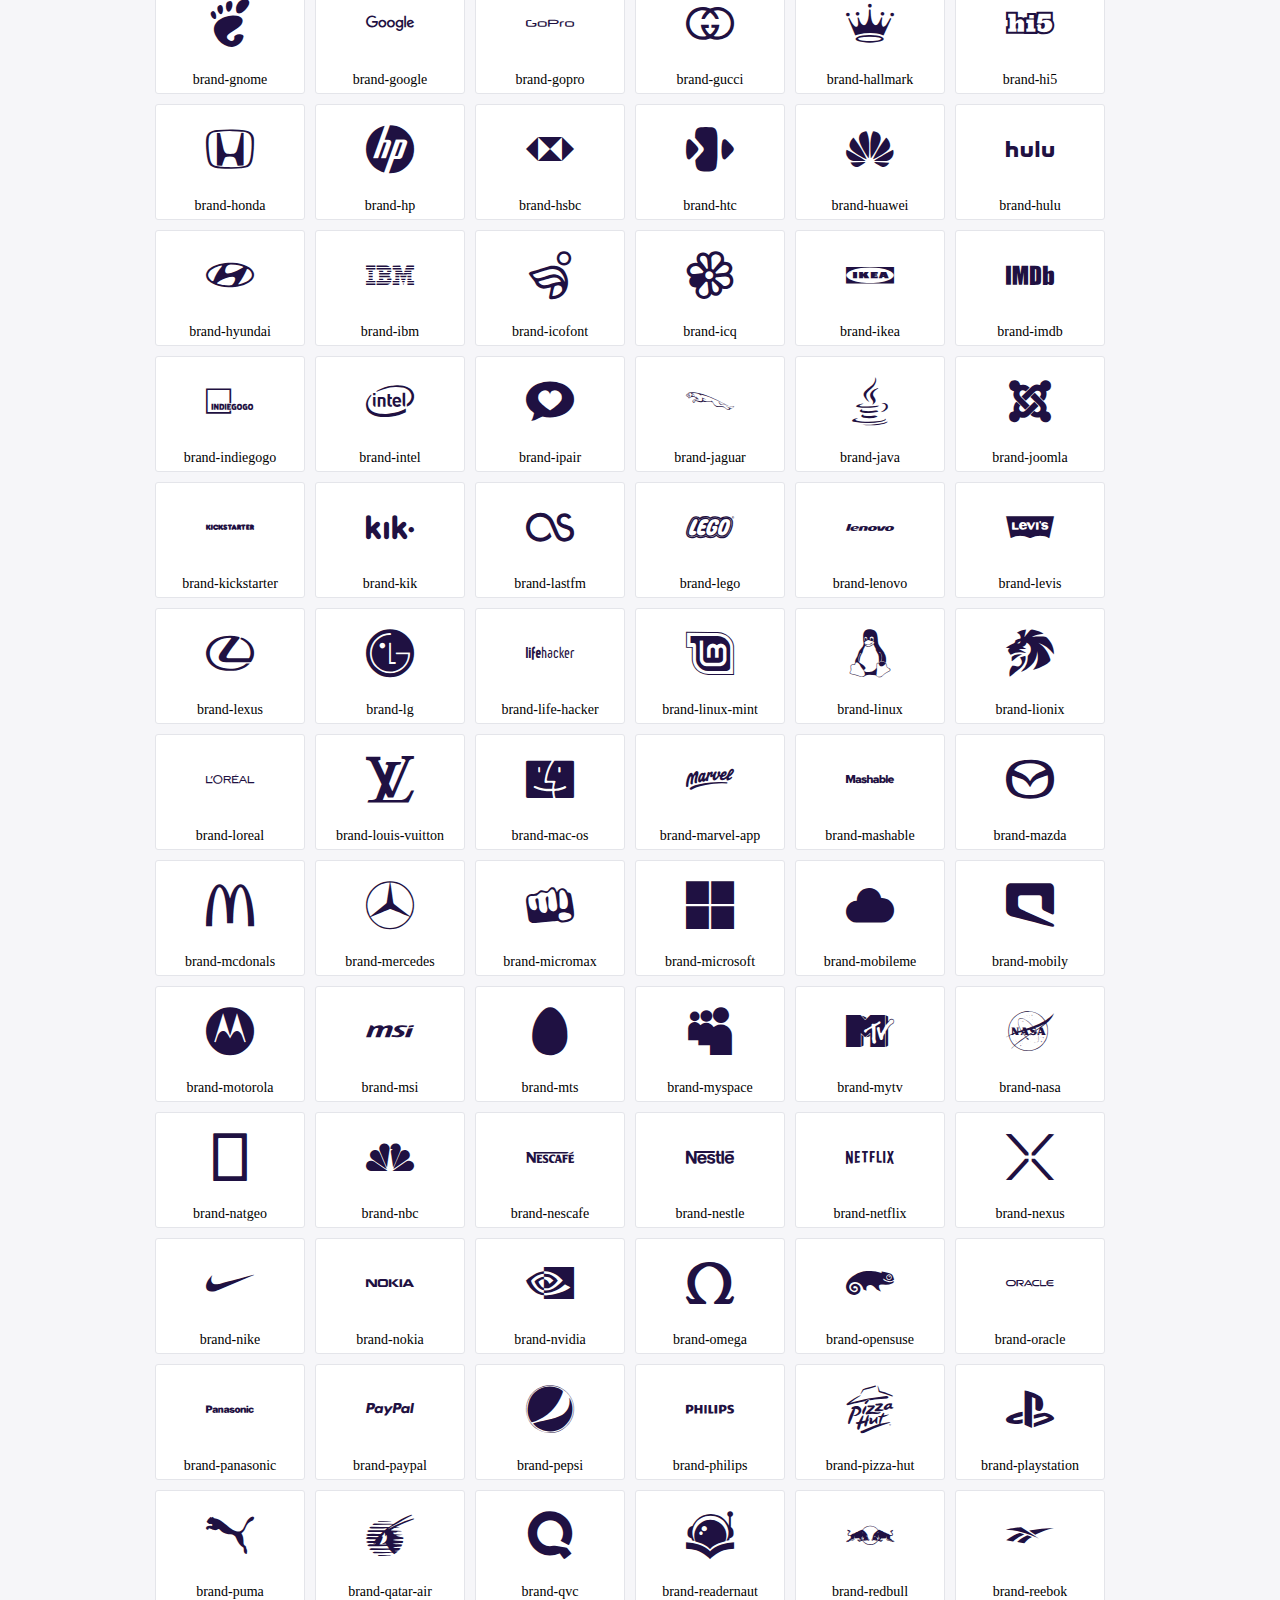
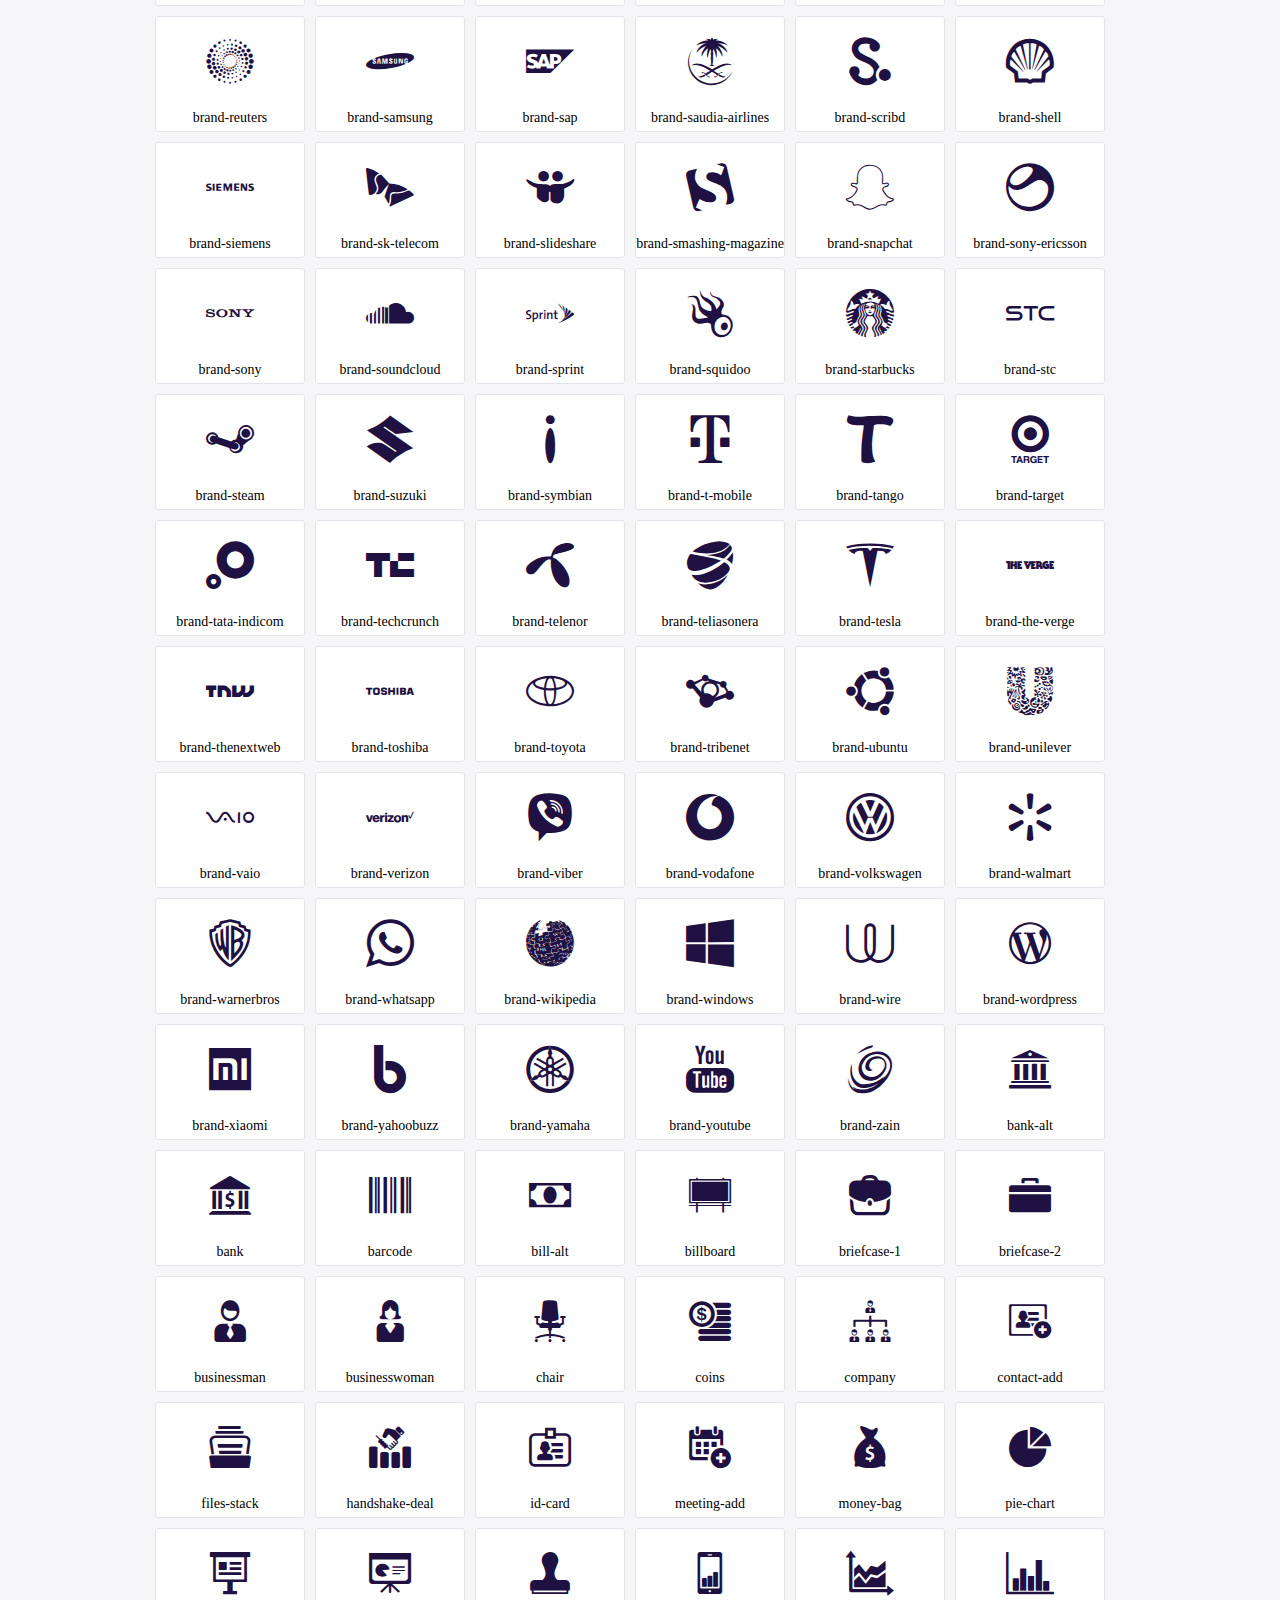
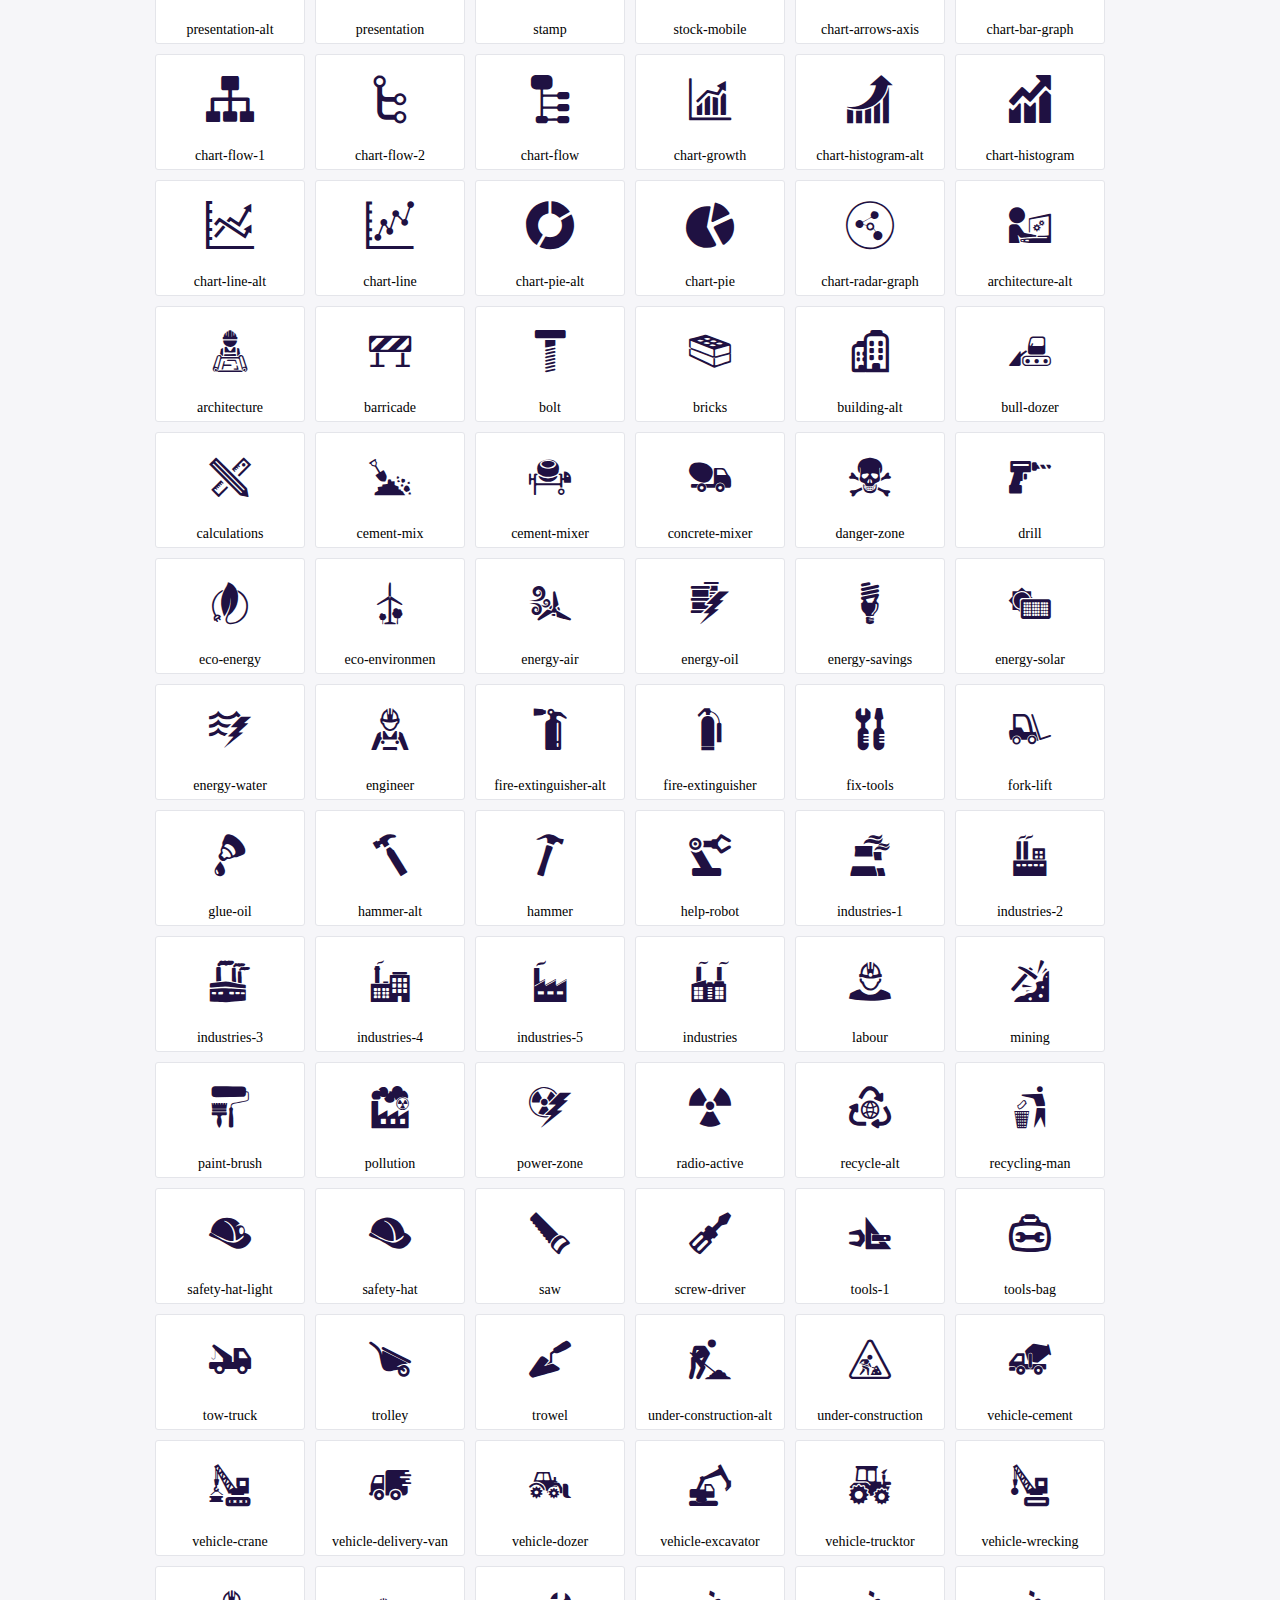
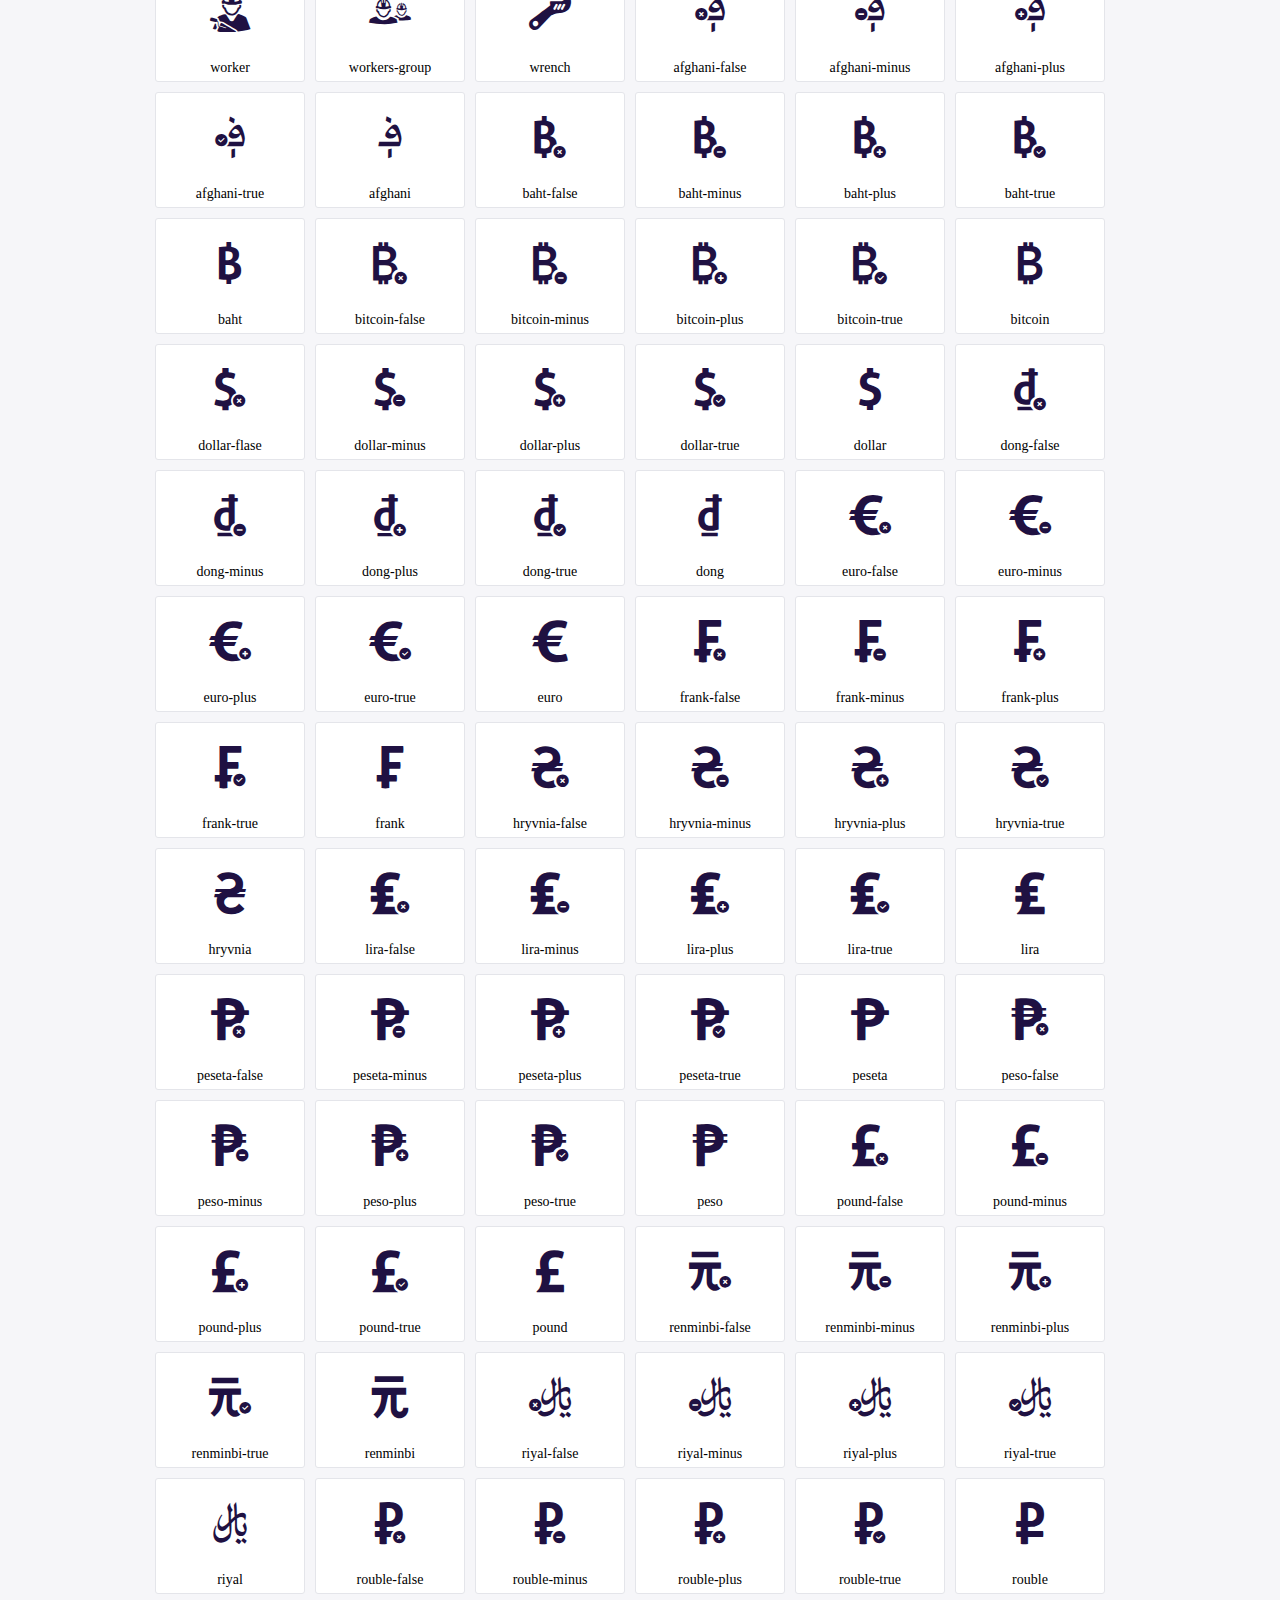
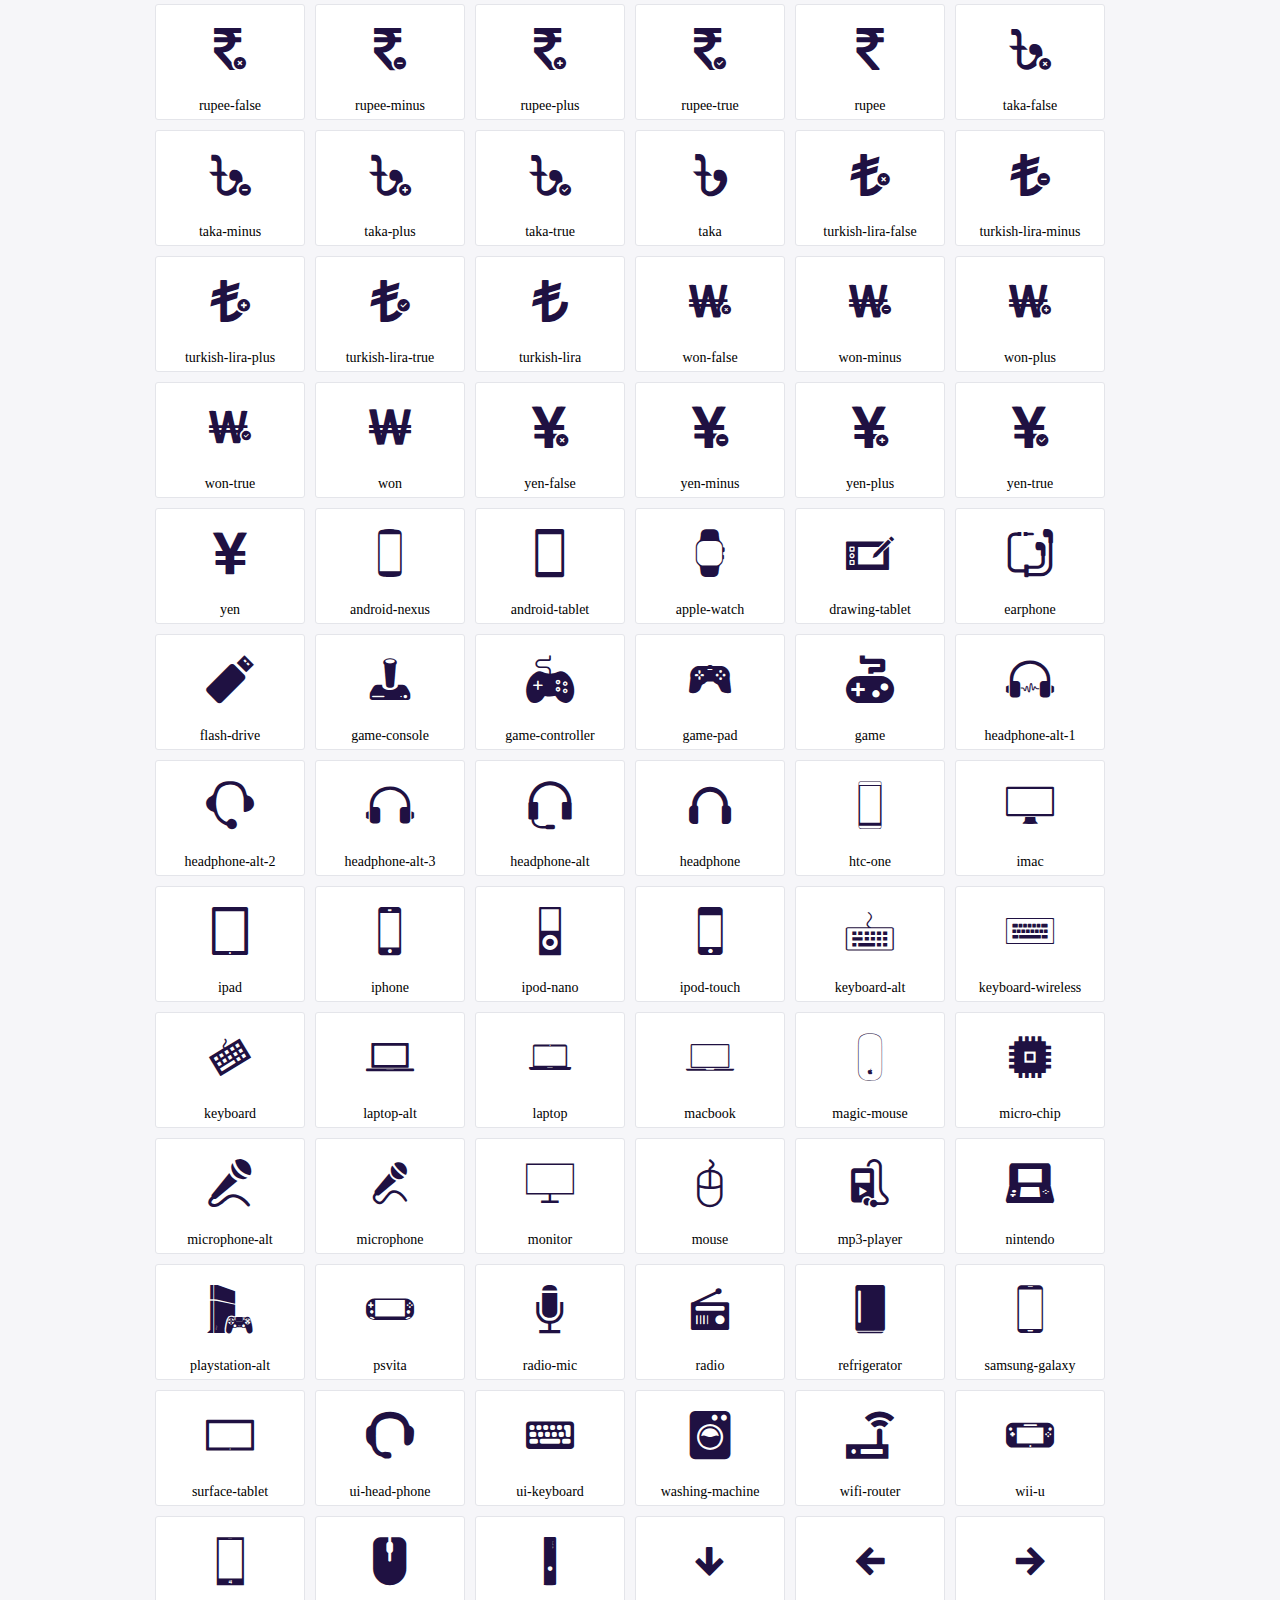
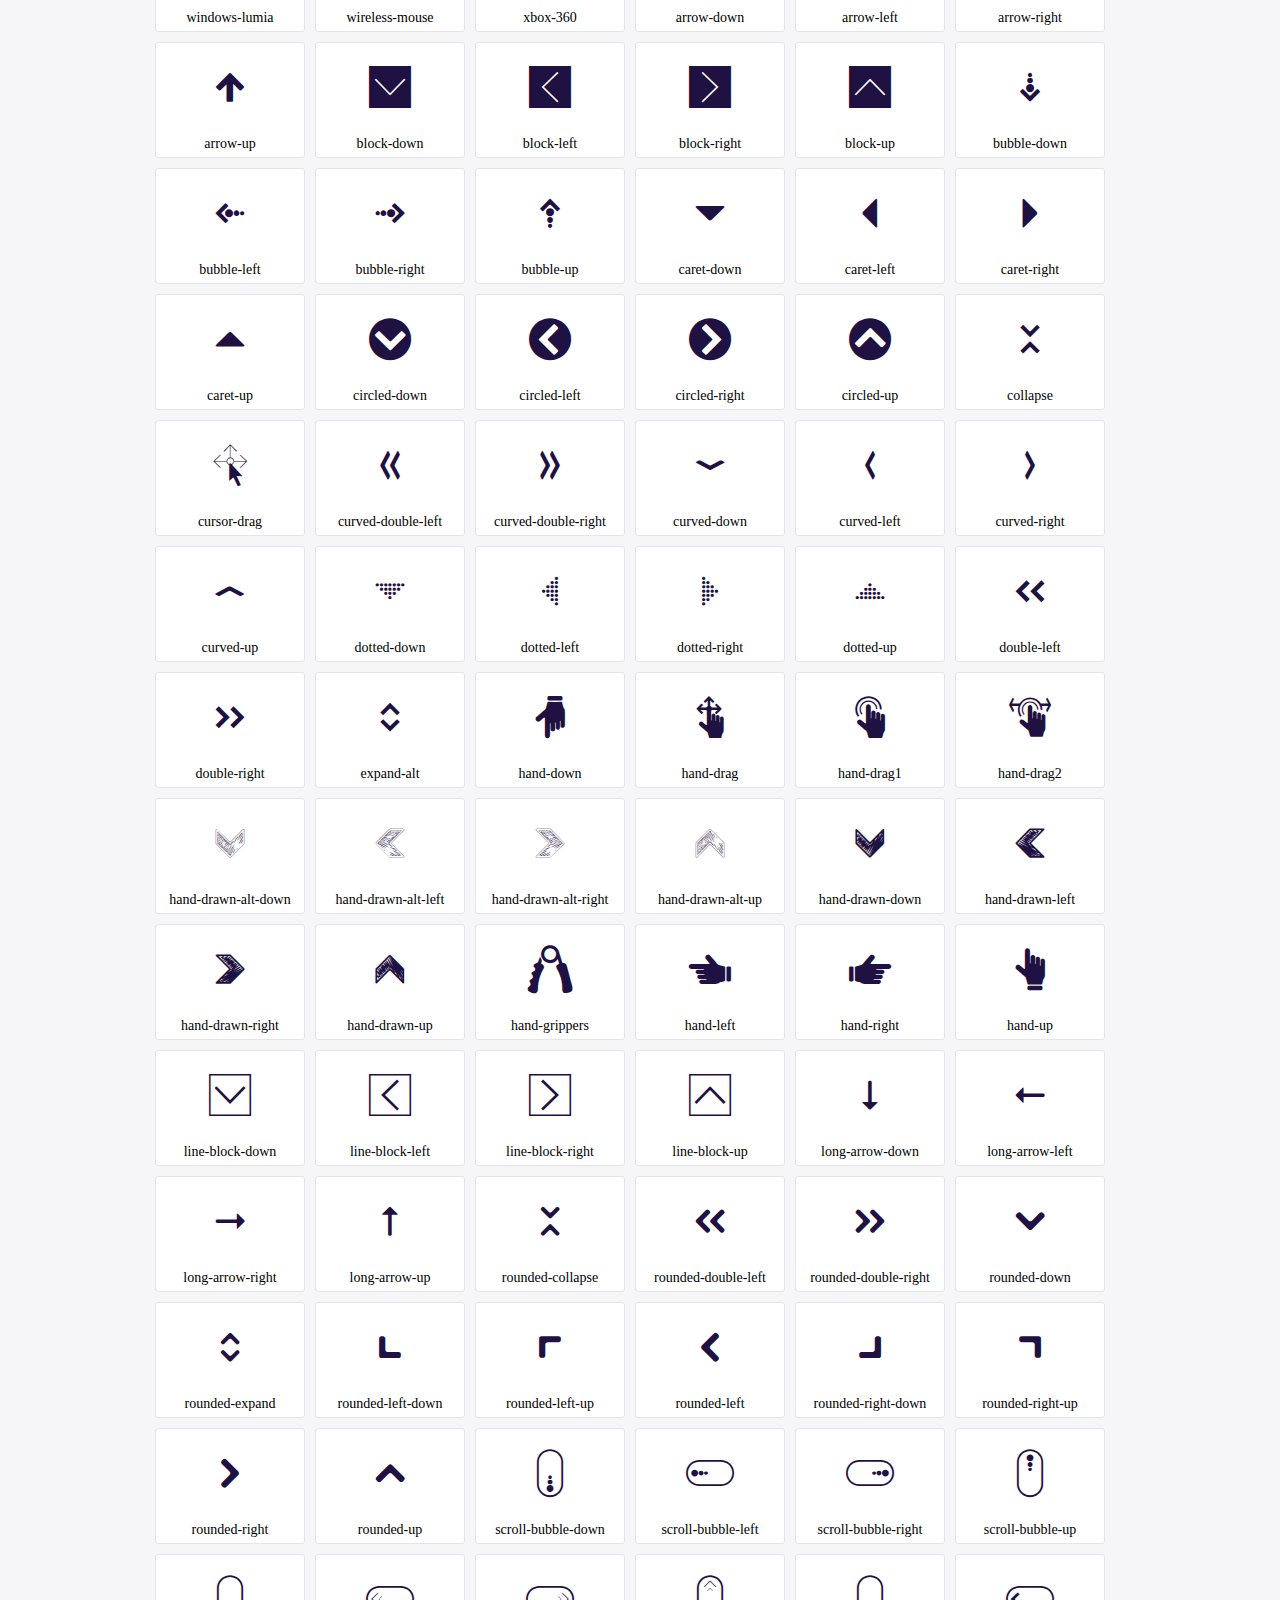
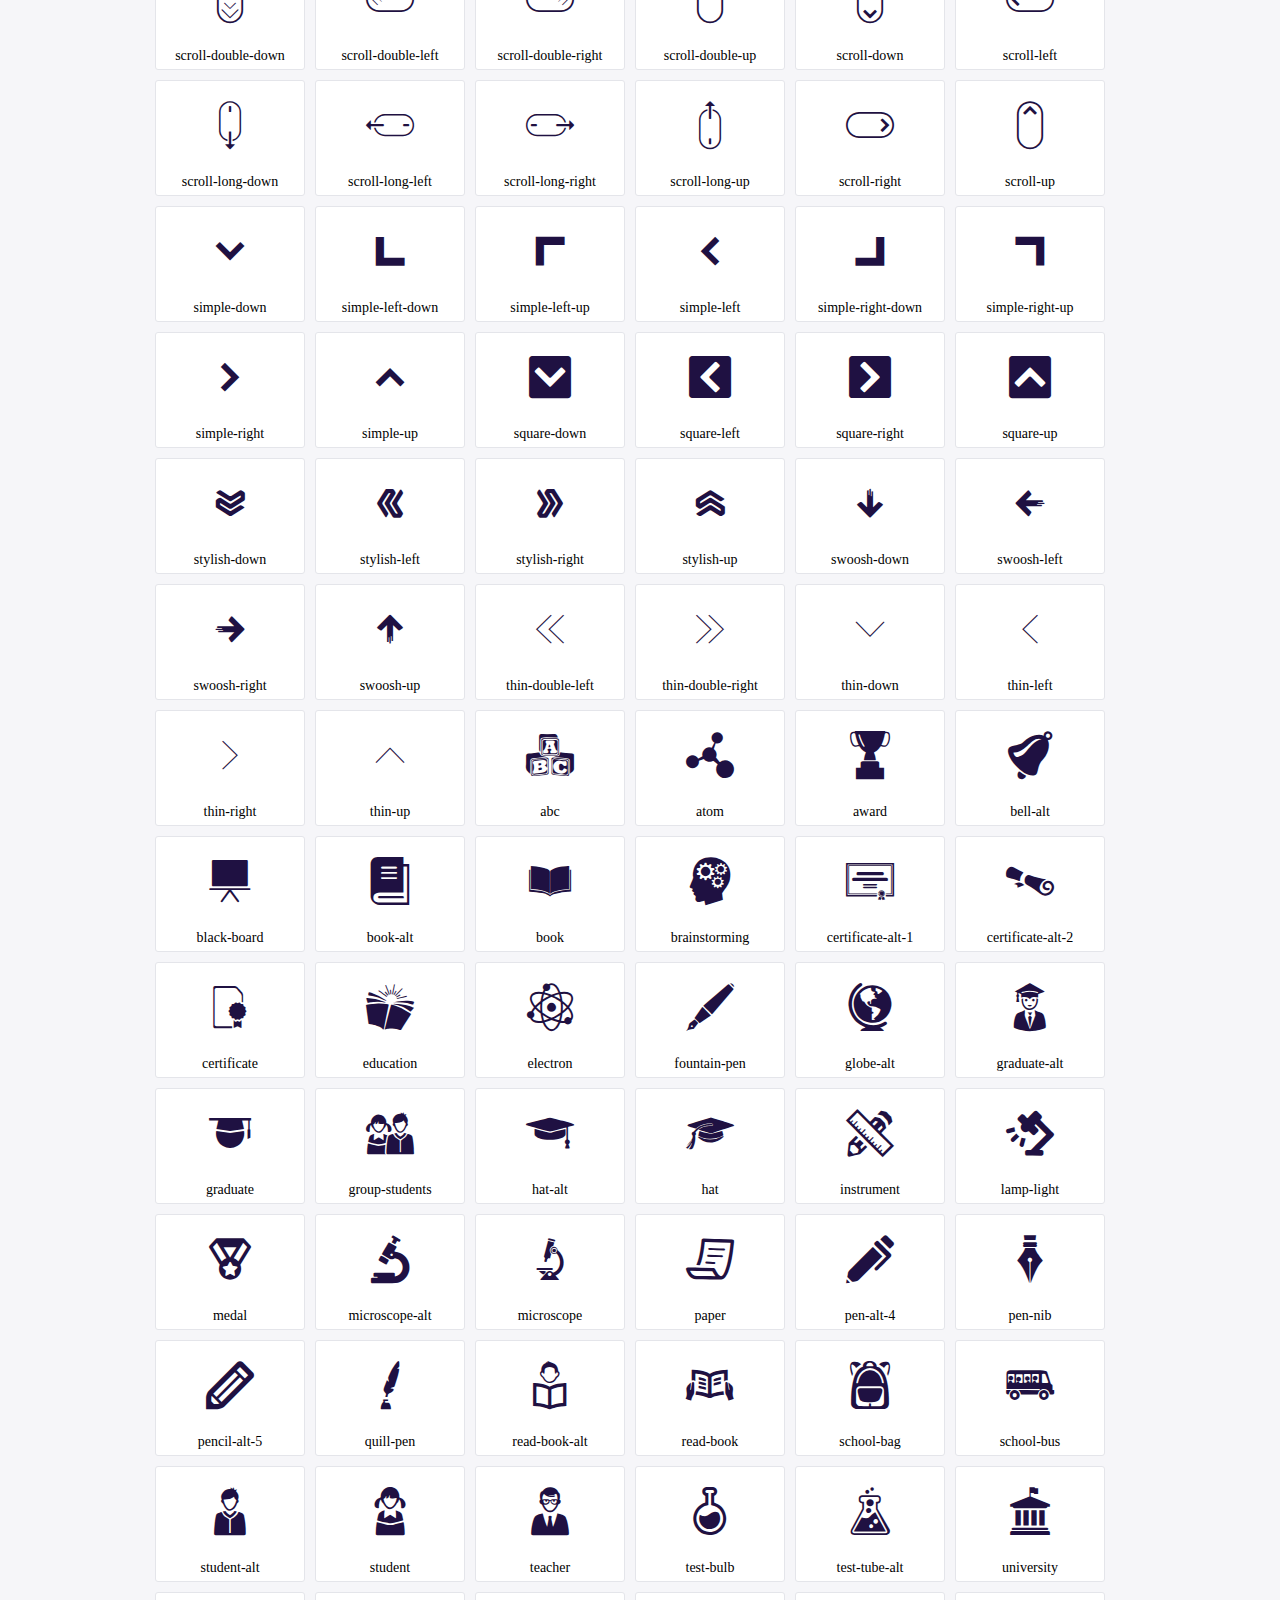
<file: Anythingforhire-home/css/demo.html>
<!DOCTYPE html>
	<html>
	<head>
		<meta charset="utf-8">
		<title>Examples | IcoFont</title>
		<link rel="stylesheet" type="text/css" href="./icofont.min.css">
		<style type="text/css">
			body {
				margin: 0;
				padding: 0;
				background: #F6F6F9;
			}
			.header {
				border-bottom: 1px solid #DCDCE1;
				padding: 10px 0;
				margin-bottom: 10px;
			}
			.container {
				width: 980px;
				margin: 0 auto;
			}
			.ico-title {
				font-size: 2em;
			}
			.iconlist {
				margin: 0;
				padding: 0;
				list-style: none;
				text-align: center;
				width: 100%;
				display: flex;
				flex-wrap: wrap;
				flex-direction: row;
			}
			.iconlist li {
				position: relative;
				margin: 5px;
				width: 150px;
				cursor: pointer;
			}
			.iconlist li .icon-holder {
				position: relative;
				text-align: center;
				border-radius: 3px;
				overflow: hidden;
				padding-bottom: 5px;
				background: #ffffff;
				border: 1px solid #E4E5EA;
				transition: all 0.2s linear 0s;
			}
			.iconlist li .icon-holder:hover {
				background: #00C3DA;
				color: #ffffff;
			}
			.iconlist li .icon-holder:hover .icon i {
				color: #ffffff;
			}
			.iconlist li .icon-holder .icon {
				padding: 20px;
				text-align: center;
			}
			.iconlist li .icon-holder .icon i {
				font-size: 3em;
				color: #1F1142;
			}
			.iconlist li .icon-holder span {
				font-size: 14px;
				display: block;
				margin-top: 5px;
				border-radius: 3px;
			}
		</style>
	</head>
	<body>
	<div class="header">
		<div class="container">
			<h1 class="ico-title"> IcoFont Icons </h1>
		</div>
	</div>
	<div class="container">
		<ul class="iconlist">
		
		<li>
			<div class="icon-holder">
				<div class="icon"> 
					<i class="icofont-angry-monster"></i>
				</div> 
				<span> angry-monster </span>
			</div>
		</li>
		
		<li>
			<div class="icon-holder">
				<div class="icon"> 
					<i class="icofont-bathtub"></i>
				</div> 
				<span> bathtub </span>
			</div>
		</li>
		
		<li>
			<div class="icon-holder">
				<div class="icon"> 
					<i class="icofont-bird-wings"></i>
				</div> 
				<span> bird-wings </span>
			</div>
		</li>
		
		<li>
			<div class="icon-holder">
				<div class="icon"> 
					<i class="icofont-bow"></i>
				</div> 
				<span> bow </span>
			</div>
		</li>
		
		<li>
			<div class="icon-holder">
				<div class="icon"> 
					<i class="icofont-castle"></i>
				</div> 
				<span> castle </span>
			</div>
		</li>
		
		<li>
			<div class="icon-holder">
				<div class="icon"> 
					<i class="icofont-circuit"></i>
				</div> 
				<span> circuit </span>
			</div>
		</li>
		
		<li>
			<div class="icon-holder">
				<div class="icon"> 
					<i class="icofont-crown-king"></i>
				</div> 
				<span> crown-king </span>
			</div>
		</li>
		
		<li>
			<div class="icon-holder">
				<div class="icon"> 
					<i class="icofont-crown-queen"></i>
				</div> 
				<span> crown-queen </span>
			</div>
		</li>
		
		<li>
			<div class="icon-holder">
				<div class="icon"> 
					<i class="icofont-dart"></i>
				</div> 
				<span> dart </span>
			</div>
		</li>
		
		<li>
			<div class="icon-holder">
				<div class="icon"> 
					<i class="icofont-disability-race"></i>
				</div> 
				<span> disability-race </span>
			</div>
		</li>
		
		<li>
			<div class="icon-holder">
				<div class="icon"> 
					<i class="icofont-diving-goggle"></i>
				</div> 
				<span> diving-goggle </span>
			</div>
		</li>
		
		<li>
			<div class="icon-holder">
				<div class="icon"> 
					<i class="icofont-eye-open"></i>
				</div> 
				<span> eye-open </span>
			</div>
		</li>
		
		<li>
			<div class="icon-holder">
				<div class="icon"> 
					<i class="icofont-flora-flower"></i>
				</div> 
				<span> flora-flower </span>
			</div>
		</li>
		
		<li>
			<div class="icon-holder">
				<div class="icon"> 
					<i class="icofont-flora"></i>
				</div> 
				<span> flora </span>
			</div>
		</li>
		
		<li>
			<div class="icon-holder">
				<div class="icon"> 
					<i class="icofont-gift-box"></i>
				</div> 
				<span> gift-box </span>
			</div>
		</li>
		
		<li>
			<div class="icon-holder">
				<div class="icon"> 
					<i class="icofont-halloween-pumpkin"></i>
				</div> 
				<span> halloween-pumpkin </span>
			</div>
		</li>
		
		<li>
			<div class="icon-holder">
				<div class="icon"> 
					<i class="icofont-hand-power"></i>
				</div> 
				<span> hand-power </span>
			</div>
		</li>
		
		<li>
			<div class="icon-holder">
				<div class="icon"> 
					<i class="icofont-hand-thunder"></i>
				</div> 
				<span> hand-thunder </span>
			</div>
		</li>
		
		<li>
			<div class="icon-holder">
				<div class="icon"> 
					<i class="icofont-king-monster"></i>
				</div> 
				<span> king-monster </span>
			</div>
		</li>
		
		<li>
			<div class="icon-holder">
				<div class="icon"> 
					<i class="icofont-love"></i>
				</div> 
				<span> love </span>
			</div>
		</li>
		
		<li>
			<div class="icon-holder">
				<div class="icon"> 
					<i class="icofont-magician-hat"></i>
				</div> 
				<span> magician-hat </span>
			</div>
		</li>
		
		<li>
			<div class="icon-holder">
				<div class="icon"> 
					<i class="icofont-native-american"></i>
				</div> 
				<span> native-american </span>
			</div>
		</li>
		
		<li>
			<div class="icon-holder">
				<div class="icon"> 
					<i class="icofont-owl-look"></i>
				</div> 
				<span> owl-look </span>
			</div>
		</li>
		
		<li>
			<div class="icon-holder">
				<div class="icon"> 
					<i class="icofont-phoenix"></i>
				</div> 
				<span> phoenix </span>
			</div>
		</li>
		
		<li>
			<div class="icon-holder">
				<div class="icon"> 
					<i class="icofont-robot-face"></i>
				</div> 
				<span> robot-face </span>
			</div>
		</li>
		
		<li>
			<div class="icon-holder">
				<div class="icon"> 
					<i class="icofont-sand-clock"></i>
				</div> 
				<span> sand-clock </span>
			</div>
		</li>
		
		<li>
			<div class="icon-holder">
				<div class="icon"> 
					<i class="icofont-shield-alt"></i>
				</div> 
				<span> shield-alt </span>
			</div>
		</li>
		
		<li>
			<div class="icon-holder">
				<div class="icon"> 
					<i class="icofont-ship-wheel"></i>
				</div> 
				<span> ship-wheel </span>
			</div>
		</li>
		
		<li>
			<div class="icon-holder">
				<div class="icon"> 
					<i class="icofont-skull-danger"></i>
				</div> 
				<span> skull-danger </span>
			</div>
		</li>
		
		<li>
			<div class="icon-holder">
				<div class="icon"> 
					<i class="icofont-skull-face"></i>
				</div> 
				<span> skull-face </span>
			</div>
		</li>
		
		<li>
			<div class="icon-holder">
				<div class="icon"> 
					<i class="icofont-snowmobile"></i>
				</div> 
				<span> snowmobile </span>
			</div>
		</li>
		
		<li>
			<div class="icon-holder">
				<div class="icon"> 
					<i class="icofont-space-shuttle"></i>
				</div> 
				<span> space-shuttle </span>
			</div>
		</li>
		
		<li>
			<div class="icon-holder">
				<div class="icon"> 
					<i class="icofont-star-shape"></i>
				</div> 
				<span> star-shape </span>
			</div>
		</li>
		
		<li>
			<div class="icon-holder">
				<div class="icon"> 
					<i class="icofont-swirl"></i>
				</div> 
				<span> swirl </span>
			</div>
		</li>
		
		<li>
			<div class="icon-holder">
				<div class="icon"> 
					<i class="icofont-tattoo-wing"></i>
				</div> 
				<span> tattoo-wing </span>
			</div>
		</li>
		
		<li>
			<div class="icon-holder">
				<div class="icon"> 
					<i class="icofont-throne"></i>
				</div> 
				<span> throne </span>
			</div>
		</li>
		
		<li>
			<div class="icon-holder">
				<div class="icon"> 
					<i class="icofont-tree-alt"></i>
				</div> 
				<span> tree-alt </span>
			</div>
		</li>
		
		<li>
			<div class="icon-holder">
				<div class="icon"> 
					<i class="icofont-triangle"></i>
				</div> 
				<span> triangle </span>
			</div>
		</li>
		
		<li>
			<div class="icon-holder">
				<div class="icon"> 
					<i class="icofont-unity-hand"></i>
				</div> 
				<span> unity-hand </span>
			</div>
		</li>
		
		<li>
			<div class="icon-holder">
				<div class="icon"> 
					<i class="icofont-weed"></i>
				</div> 
				<span> weed </span>
			</div>
		</li>
		
		<li>
			<div class="icon-holder">
				<div class="icon"> 
					<i class="icofont-woman-bird"></i>
				</div> 
				<span> woman-bird </span>
			</div>
		</li>
		
		<li>
			<div class="icon-holder">
				<div class="icon"> 
					<i class="icofont-bat"></i>
				</div> 
				<span> bat </span>
			</div>
		</li>
		
		<li>
			<div class="icon-holder">
				<div class="icon"> 
					<i class="icofont-bear-face"></i>
				</div> 
				<span> bear-face </span>
			</div>
		</li>
		
		<li>
			<div class="icon-holder">
				<div class="icon"> 
					<i class="icofont-bear-tracks"></i>
				</div> 
				<span> bear-tracks </span>
			</div>
		</li>
		
		<li>
			<div class="icon-holder">
				<div class="icon"> 
					<i class="icofont-bear"></i>
				</div> 
				<span> bear </span>
			</div>
		</li>
		
		<li>
			<div class="icon-holder">
				<div class="icon"> 
					<i class="icofont-bird-alt"></i>
				</div> 
				<span> bird-alt </span>
			</div>
		</li>
		
		<li>
			<div class="icon-holder">
				<div class="icon"> 
					<i class="icofont-bird-flying"></i>
				</div> 
				<span> bird-flying </span>
			</div>
		</li>
		
		<li>
			<div class="icon-holder">
				<div class="icon"> 
					<i class="icofont-bird"></i>
				</div> 
				<span> bird </span>
			</div>
		</li>
		
		<li>
			<div class="icon-holder">
				<div class="icon"> 
					<i class="icofont-birds"></i>
				</div> 
				<span> birds </span>
			</div>
		</li>
		
		<li>
			<div class="icon-holder">
				<div class="icon"> 
					<i class="icofont-bone"></i>
				</div> 
				<span> bone </span>
			</div>
		</li>
		
		<li>
			<div class="icon-holder">
				<div class="icon"> 
					<i class="icofont-bull"></i>
				</div> 
				<span> bull </span>
			</div>
		</li>
		
		<li>
			<div class="icon-holder">
				<div class="icon"> 
					<i class="icofont-butterfly-alt"></i>
				</div> 
				<span> butterfly-alt </span>
			</div>
		</li>
		
		<li>
			<div class="icon-holder">
				<div class="icon"> 
					<i class="icofont-butterfly"></i>
				</div> 
				<span> butterfly </span>
			</div>
		</li>
		
		<li>
			<div class="icon-holder">
				<div class="icon"> 
					<i class="icofont-camel-alt"></i>
				</div> 
				<span> camel-alt </span>
			</div>
		</li>
		
		<li>
			<div class="icon-holder">
				<div class="icon"> 
					<i class="icofont-camel-head"></i>
				</div> 
				<span> camel-head </span>
			</div>
		</li>
		
		<li>
			<div class="icon-holder">
				<div class="icon"> 
					<i class="icofont-camel"></i>
				</div> 
				<span> camel </span>
			</div>
		</li>
		
		<li>
			<div class="icon-holder">
				<div class="icon"> 
					<i class="icofont-cat-alt-1"></i>
				</div> 
				<span> cat-alt-1 </span>
			</div>
		</li>
		
		<li>
			<div class="icon-holder">
				<div class="icon"> 
					<i class="icofont-cat-alt-2"></i>
				</div> 
				<span> cat-alt-2 </span>
			</div>
		</li>
		
		<li>
			<div class="icon-holder">
				<div class="icon"> 
					<i class="icofont-cat-alt-3"></i>
				</div> 
				<span> cat-alt-3 </span>
			</div>
		</li>
		
		<li>
			<div class="icon-holder">
				<div class="icon"> 
					<i class="icofont-cat-dog"></i>
				</div> 
				<span> cat-dog </span>
			</div>
		</li>
		
		<li>
			<div class="icon-holder">
				<div class="icon"> 
					<i class="icofont-cat-face"></i>
				</div> 
				<span> cat-face </span>
			</div>
		</li>
		
		<li>
			<div class="icon-holder">
				<div class="icon"> 
					<i class="icofont-cat"></i>
				</div> 
				<span> cat </span>
			</div>
		</li>
		
		<li>
			<div class="icon-holder">
				<div class="icon"> 
					<i class="icofont-cow-head"></i>
				</div> 
				<span> cow-head </span>
			</div>
		</li>
		
		<li>
			<div class="icon-holder">
				<div class="icon"> 
					<i class="icofont-cow"></i>
				</div> 
				<span> cow </span>
			</div>
		</li>
		
		<li>
			<div class="icon-holder">
				<div class="icon"> 
					<i class="icofont-crab"></i>
				</div> 
				<span> crab </span>
			</div>
		</li>
		
		<li>
			<div class="icon-holder">
				<div class="icon"> 
					<i class="icofont-crocodile"></i>
				</div> 
				<span> crocodile </span>
			</div>
		</li>
		
		<li>
			<div class="icon-holder">
				<div class="icon"> 
					<i class="icofont-deer-head"></i>
				</div> 
				<span> deer-head </span>
			</div>
		</li>
		
		<li>
			<div class="icon-holder">
				<div class="icon"> 
					<i class="icofont-dog-alt"></i>
				</div> 
				<span> dog-alt </span>
			</div>
		</li>
		
		<li>
			<div class="icon-holder">
				<div class="icon"> 
					<i class="icofont-dog-barking"></i>
				</div> 
				<span> dog-barking </span>
			</div>
		</li>
		
		<li>
			<div class="icon-holder">
				<div class="icon"> 
					<i class="icofont-dog"></i>
				</div> 
				<span> dog </span>
			</div>
		</li>
		
		<li>
			<div class="icon-holder">
				<div class="icon"> 
					<i class="icofont-dolphin"></i>
				</div> 
				<span> dolphin </span>
			</div>
		</li>
		
		<li>
			<div class="icon-holder">
				<div class="icon"> 
					<i class="icofont-duck-tracks"></i>
				</div> 
				<span> duck-tracks </span>
			</div>
		</li>
		
		<li>
			<div class="icon-holder">
				<div class="icon"> 
					<i class="icofont-eagle-head"></i>
				</div> 
				<span> eagle-head </span>
			</div>
		</li>
		
		<li>
			<div class="icon-holder">
				<div class="icon"> 
					<i class="icofont-eaten-fish"></i>
				</div> 
				<span> eaten-fish </span>
			</div>
		</li>
		
		<li>
			<div class="icon-holder">
				<div class="icon"> 
					<i class="icofont-elephant-alt"></i>
				</div> 
				<span> elephant-alt </span>
			</div>
		</li>
		
		<li>
			<div class="icon-holder">
				<div class="icon"> 
					<i class="icofont-elephant-head-alt"></i>
				</div> 
				<span> elephant-head-alt </span>
			</div>
		</li>
		
		<li>
			<div class="icon-holder">
				<div class="icon"> 
					<i class="icofont-elephant-head"></i>
				</div> 
				<span> elephant-head </span>
			</div>
		</li>
		
		<li>
			<div class="icon-holder">
				<div class="icon"> 
					<i class="icofont-elephant"></i>
				</div> 
				<span> elephant </span>
			</div>
		</li>
		
		<li>
			<div class="icon-holder">
				<div class="icon"> 
					<i class="icofont-elk"></i>
				</div> 
				<span> elk </span>
			</div>
		</li>
		
		<li>
			<div class="icon-holder">
				<div class="icon"> 
					<i class="icofont-fish-1"></i>
				</div> 
				<span> fish-1 </span>
			</div>
		</li>
		
		<li>
			<div class="icon-holder">
				<div class="icon"> 
					<i class="icofont-fish-2"></i>
				</div> 
				<span> fish-2 </span>
			</div>
		</li>
		
		<li>
			<div class="icon-holder">
				<div class="icon"> 
					<i class="icofont-fish-3"></i>
				</div> 
				<span> fish-3 </span>
			</div>
		</li>
		
		<li>
			<div class="icon-holder">
				<div class="icon"> 
					<i class="icofont-fish-4"></i>
				</div> 
				<span> fish-4 </span>
			</div>
		</li>
		
		<li>
			<div class="icon-holder">
				<div class="icon"> 
					<i class="icofont-fish-5"></i>
				</div> 
				<span> fish-5 </span>
			</div>
		</li>
		
		<li>
			<div class="icon-holder">
				<div class="icon"> 
					<i class="icofont-fish"></i>
				</div> 
				<span> fish </span>
			</div>
		</li>
		
		<li>
			<div class="icon-holder">
				<div class="icon"> 
					<i class="icofont-fox-alt"></i>
				</div> 
				<span> fox-alt </span>
			</div>
		</li>
		
		<li>
			<div class="icon-holder">
				<div class="icon"> 
					<i class="icofont-fox"></i>
				</div> 
				<span> fox </span>
			</div>
		</li>
		
		<li>
			<div class="icon-holder">
				<div class="icon"> 
					<i class="icofont-frog-tracks"></i>
				</div> 
				<span> frog-tracks </span>
			</div>
		</li>
		
		<li>
			<div class="icon-holder">
				<div class="icon"> 
					<i class="icofont-frog"></i>
				</div> 
				<span> frog </span>
			</div>
		</li>
		
		<li>
			<div class="icon-holder">
				<div class="icon"> 
					<i class="icofont-froggy"></i>
				</div> 
				<span> froggy </span>
			</div>
		</li>
		
		<li>
			<div class="icon-holder">
				<div class="icon"> 
					<i class="icofont-giraffe-head-1"></i>
				</div> 
				<span> giraffe-head-1 </span>
			</div>
		</li>
		
		<li>
			<div class="icon-holder">
				<div class="icon"> 
					<i class="icofont-giraffe-head-2"></i>
				</div> 
				<span> giraffe-head-2 </span>
			</div>
		</li>
		
		<li>
			<div class="icon-holder">
				<div class="icon"> 
					<i class="icofont-giraffe-head"></i>
				</div> 
				<span> giraffe-head </span>
			</div>
		</li>
		
		<li>
			<div class="icon-holder">
				<div class="icon"> 
					<i class="icofont-giraffe"></i>
				</div> 
				<span> giraffe </span>
			</div>
		</li>
		
		<li>
			<div class="icon-holder">
				<div class="icon"> 
					<i class="icofont-goat-head"></i>
				</div> 
				<span> goat-head </span>
			</div>
		</li>
		
		<li>
			<div class="icon-holder">
				<div class="icon"> 
					<i class="icofont-gorilla"></i>
				</div> 
				<span> gorilla </span>
			</div>
		</li>
		
		<li>
			<div class="icon-holder">
				<div class="icon"> 
					<i class="icofont-hen-tracks"></i>
				</div> 
				<span> hen-tracks </span>
			</div>
		</li>
		
		<li>
			<div class="icon-holder">
				<div class="icon"> 
					<i class="icofont-horse-head-1"></i>
				</div> 
				<span> horse-head-1 </span>
			</div>
		</li>
		
		<li>
			<div class="icon-holder">
				<div class="icon"> 
					<i class="icofont-horse-head-2"></i>
				</div> 
				<span> horse-head-2 </span>
			</div>
		</li>
		
		<li>
			<div class="icon-holder">
				<div class="icon"> 
					<i class="icofont-horse-head"></i>
				</div> 
				<span> horse-head </span>
			</div>
		</li>
		
		<li>
			<div class="icon-holder">
				<div class="icon"> 
					<i class="icofont-horse-tracks"></i>
				</div> 
				<span> horse-tracks </span>
			</div>
		</li>
		
		<li>
			<div class="icon-holder">
				<div class="icon"> 
					<i class="icofont-jellyfish"></i>
				</div> 
				<span> jellyfish </span>
			</div>
		</li>
		
		<li>
			<div class="icon-holder">
				<div class="icon"> 
					<i class="icofont-kangaroo"></i>
				</div> 
				<span> kangaroo </span>
			</div>
		</li>
		
		<li>
			<div class="icon-holder">
				<div class="icon"> 
					<i class="icofont-lemur"></i>
				</div> 
				<span> lemur </span>
			</div>
		</li>
		
		<li>
			<div class="icon-holder">
				<div class="icon"> 
					<i class="icofont-lion-head-1"></i>
				</div> 
				<span> lion-head-1 </span>
			</div>
		</li>
		
		<li>
			<div class="icon-holder">
				<div class="icon"> 
					<i class="icofont-lion-head-2"></i>
				</div> 
				<span> lion-head-2 </span>
			</div>
		</li>
		
		<li>
			<div class="icon-holder">
				<div class="icon"> 
					<i class="icofont-lion-head"></i>
				</div> 
				<span> lion-head </span>
			</div>
		</li>
		
		<li>
			<div class="icon-holder">
				<div class="icon"> 
					<i class="icofont-lion"></i>
				</div> 
				<span> lion </span>
			</div>
		</li>
		
		<li>
			<div class="icon-holder">
				<div class="icon"> 
					<i class="icofont-monkey-2"></i>
				</div> 
				<span> monkey-2 </span>
			</div>
		</li>
		
		<li>
			<div class="icon-holder">
				<div class="icon"> 
					<i class="icofont-monkey-3"></i>
				</div> 
				<span> monkey-3 </span>
			</div>
		</li>
		
		<li>
			<div class="icon-holder">
				<div class="icon"> 
					<i class="icofont-monkey-face"></i>
				</div> 
				<span> monkey-face </span>
			</div>
		</li>
		
		<li>
			<div class="icon-holder">
				<div class="icon"> 
					<i class="icofont-monkey"></i>
				</div> 
				<span> monkey </span>
			</div>
		</li>
		
		<li>
			<div class="icon-holder">
				<div class="icon"> 
					<i class="icofont-octopus-alt"></i>
				</div> 
				<span> octopus-alt </span>
			</div>
		</li>
		
		<li>
			<div class="icon-holder">
				<div class="icon"> 
					<i class="icofont-octopus"></i>
				</div> 
				<span> octopus </span>
			</div>
		</li>
		
		<li>
			<div class="icon-holder">
				<div class="icon"> 
					<i class="icofont-owl"></i>
				</div> 
				<span> owl </span>
			</div>
		</li>
		
		<li>
			<div class="icon-holder">
				<div class="icon"> 
					<i class="icofont-panda-face"></i>
				</div> 
				<span> panda-face </span>
			</div>
		</li>
		
		<li>
			<div class="icon-holder">
				<div class="icon"> 
					<i class="icofont-panda"></i>
				</div> 
				<span> panda </span>
			</div>
		</li>
		
		<li>
			<div class="icon-holder">
				<div class="icon"> 
					<i class="icofont-panther"></i>
				</div> 
				<span> panther </span>
			</div>
		</li>
		
		<li>
			<div class="icon-holder">
				<div class="icon"> 
					<i class="icofont-parrot-lip"></i>
				</div> 
				<span> parrot-lip </span>
			</div>
		</li>
		
		<li>
			<div class="icon-holder">
				<div class="icon"> 
					<i class="icofont-parrot"></i>
				</div> 
				<span> parrot </span>
			</div>
		</li>
		
		<li>
			<div class="icon-holder">
				<div class="icon"> 
					<i class="icofont-paw"></i>
				</div> 
				<span> paw </span>
			</div>
		</li>
		
		<li>
			<div class="icon-holder">
				<div class="icon"> 
					<i class="icofont-pelican"></i>
				</div> 
				<span> pelican </span>
			</div>
		</li>
		
		<li>
			<div class="icon-holder">
				<div class="icon"> 
					<i class="icofont-penguin"></i>
				</div> 
				<span> penguin </span>
			</div>
		</li>
		
		<li>
			<div class="icon-holder">
				<div class="icon"> 
					<i class="icofont-pig-face"></i>
				</div> 
				<span> pig-face </span>
			</div>
		</li>
		
		<li>
			<div class="icon-holder">
				<div class="icon"> 
					<i class="icofont-pig"></i>
				</div> 
				<span> pig </span>
			</div>
		</li>
		
		<li>
			<div class="icon-holder">
				<div class="icon"> 
					<i class="icofont-pigeon-1"></i>
				</div> 
				<span> pigeon-1 </span>
			</div>
		</li>
		
		<li>
			<div class="icon-holder">
				<div class="icon"> 
					<i class="icofont-pigeon-2"></i>
				</div> 
				<span> pigeon-2 </span>
			</div>
		</li>
		
		<li>
			<div class="icon-holder">
				<div class="icon"> 
					<i class="icofont-pigeon"></i>
				</div> 
				<span> pigeon </span>
			</div>
		</li>
		
		<li>
			<div class="icon-holder">
				<div class="icon"> 
					<i class="icofont-rabbit"></i>
				</div> 
				<span> rabbit </span>
			</div>
		</li>
		
		<li>
			<div class="icon-holder">
				<div class="icon"> 
					<i class="icofont-rat"></i>
				</div> 
				<span> rat </span>
			</div>
		</li>
		
		<li>
			<div class="icon-holder">
				<div class="icon"> 
					<i class="icofont-rhino-head"></i>
				</div> 
				<span> rhino-head </span>
			</div>
		</li>
		
		<li>
			<div class="icon-holder">
				<div class="icon"> 
					<i class="icofont-rhino"></i>
				</div> 
				<span> rhino </span>
			</div>
		</li>
		
		<li>
			<div class="icon-holder">
				<div class="icon"> 
					<i class="icofont-rooster"></i>
				</div> 
				<span> rooster </span>
			</div>
		</li>
		
		<li>
			<div class="icon-holder">
				<div class="icon"> 
					<i class="icofont-seahorse"></i>
				</div> 
				<span> seahorse </span>
			</div>
		</li>
		
		<li>
			<div class="icon-holder">
				<div class="icon"> 
					<i class="icofont-seal"></i>
				</div> 
				<span> seal </span>
			</div>
		</li>
		
		<li>
			<div class="icon-holder">
				<div class="icon"> 
					<i class="icofont-shrimp-alt"></i>
				</div> 
				<span> shrimp-alt </span>
			</div>
		</li>
		
		<li>
			<div class="icon-holder">
				<div class="icon"> 
					<i class="icofont-shrimp"></i>
				</div> 
				<span> shrimp </span>
			</div>
		</li>
		
		<li>
			<div class="icon-holder">
				<div class="icon"> 
					<i class="icofont-snail-1"></i>
				</div> 
				<span> snail-1 </span>
			</div>
		</li>
		
		<li>
			<div class="icon-holder">
				<div class="icon"> 
					<i class="icofont-snail-2"></i>
				</div> 
				<span> snail-2 </span>
			</div>
		</li>
		
		<li>
			<div class="icon-holder">
				<div class="icon"> 
					<i class="icofont-snail-3"></i>
				</div> 
				<span> snail-3 </span>
			</div>
		</li>
		
		<li>
			<div class="icon-holder">
				<div class="icon"> 
					<i class="icofont-snail"></i>
				</div> 
				<span> snail </span>
			</div>
		</li>
		
		<li>
			<div class="icon-holder">
				<div class="icon"> 
					<i class="icofont-snake"></i>
				</div> 
				<span> snake </span>
			</div>
		</li>
		
		<li>
			<div class="icon-holder">
				<div class="icon"> 
					<i class="icofont-squid"></i>
				</div> 
				<span> squid </span>
			</div>
		</li>
		
		<li>
			<div class="icon-holder">
				<div class="icon"> 
					<i class="icofont-squirrel"></i>
				</div> 
				<span> squirrel </span>
			</div>
		</li>
		
		<li>
			<div class="icon-holder">
				<div class="icon"> 
					<i class="icofont-tiger-face"></i>
				</div> 
				<span> tiger-face </span>
			</div>
		</li>
		
		<li>
			<div class="icon-holder">
				<div class="icon"> 
					<i class="icofont-tiger"></i>
				</div> 
				<span> tiger </span>
			</div>
		</li>
		
		<li>
			<div class="icon-holder">
				<div class="icon"> 
					<i class="icofont-turtle"></i>
				</div> 
				<span> turtle </span>
			</div>
		</li>
		
		<li>
			<div class="icon-holder">
				<div class="icon"> 
					<i class="icofont-whale"></i>
				</div> 
				<span> whale </span>
			</div>
		</li>
		
		<li>
			<div class="icon-holder">
				<div class="icon"> 
					<i class="icofont-woodpecker"></i>
				</div> 
				<span> woodpecker </span>
			</div>
		</li>
		
		<li>
			<div class="icon-holder">
				<div class="icon"> 
					<i class="icofont-zebra"></i>
				</div> 
				<span> zebra </span>
			</div>
		</li>
		
		<li>
			<div class="icon-holder">
				<div class="icon"> 
					<i class="icofont-brand-acer"></i>
				</div> 
				<span> brand-acer </span>
			</div>
		</li>
		
		<li>
			<div class="icon-holder">
				<div class="icon"> 
					<i class="icofont-brand-adidas"></i>
				</div> 
				<span> brand-adidas </span>
			</div>
		</li>
		
		<li>
			<div class="icon-holder">
				<div class="icon"> 
					<i class="icofont-brand-adobe"></i>
				</div> 
				<span> brand-adobe </span>
			</div>
		</li>
		
		<li>
			<div class="icon-holder">
				<div class="icon"> 
					<i class="icofont-brand-air-new-zealand"></i>
				</div> 
				<span> brand-air-new-zealand </span>
			</div>
		</li>
		
		<li>
			<div class="icon-holder">
				<div class="icon"> 
					<i class="icofont-brand-airbnb"></i>
				</div> 
				<span> brand-airbnb </span>
			</div>
		</li>
		
		<li>
			<div class="icon-holder">
				<div class="icon"> 
					<i class="icofont-brand-aircell"></i>
				</div> 
				<span> brand-aircell </span>
			</div>
		</li>
		
		<li>
			<div class="icon-holder">
				<div class="icon"> 
					<i class="icofont-brand-airtel"></i>
				</div> 
				<span> brand-airtel </span>
			</div>
		</li>
		
		<li>
			<div class="icon-holder">
				<div class="icon"> 
					<i class="icofont-brand-alcatel"></i>
				</div> 
				<span> brand-alcatel </span>
			</div>
		</li>
		
		<li>
			<div class="icon-holder">
				<div class="icon"> 
					<i class="icofont-brand-alibaba"></i>
				</div> 
				<span> brand-alibaba </span>
			</div>
		</li>
		
		<li>
			<div class="icon-holder">
				<div class="icon"> 
					<i class="icofont-brand-aliexpress"></i>
				</div> 
				<span> brand-aliexpress </span>
			</div>
		</li>
		
		<li>
			<div class="icon-holder">
				<div class="icon"> 
					<i class="icofont-brand-alipay"></i>
				</div> 
				<span> brand-alipay </span>
			</div>
		</li>
		
		<li>
			<div class="icon-holder">
				<div class="icon"> 
					<i class="icofont-brand-amazon"></i>
				</div> 
				<span> brand-amazon </span>
			</div>
		</li>
		
		<li>
			<div class="icon-holder">
				<div class="icon"> 
					<i class="icofont-brand-amd"></i>
				</div> 
				<span> brand-amd </span>
			</div>
		</li>
		
		<li>
			<div class="icon-holder">
				<div class="icon"> 
					<i class="icofont-brand-american-airlines"></i>
				</div> 
				<span> brand-american-airlines </span>
			</div>
		</li>
		
		<li>
			<div class="icon-holder">
				<div class="icon"> 
					<i class="icofont-brand-android-robot"></i>
				</div> 
				<span> brand-android-robot </span>
			</div>
		</li>
		
		<li>
			<div class="icon-holder">
				<div class="icon"> 
					<i class="icofont-brand-android"></i>
				</div> 
				<span> brand-android </span>
			</div>
		</li>
		
		<li>
			<div class="icon-holder">
				<div class="icon"> 
					<i class="icofont-brand-aol"></i>
				</div> 
				<span> brand-aol </span>
			</div>
		</li>
		
		<li>
			<div class="icon-holder">
				<div class="icon"> 
					<i class="icofont-brand-apple"></i>
				</div> 
				<span> brand-apple </span>
			</div>
		</li>
		
		<li>
			<div class="icon-holder">
				<div class="icon"> 
					<i class="icofont-brand-appstore"></i>
				</div> 
				<span> brand-appstore </span>
			</div>
		</li>
		
		<li>
			<div class="icon-holder">
				<div class="icon"> 
					<i class="icofont-brand-asus"></i>
				</div> 
				<span> brand-asus </span>
			</div>
		</li>
		
		<li>
			<div class="icon-holder">
				<div class="icon"> 
					<i class="icofont-brand-ati"></i>
				</div> 
				<span> brand-ati </span>
			</div>
		</li>
		
		<li>
			<div class="icon-holder">
				<div class="icon"> 
					<i class="icofont-brand-att"></i>
				</div> 
				<span> brand-att </span>
			</div>
		</li>
		
		<li>
			<div class="icon-holder">
				<div class="icon"> 
					<i class="icofont-brand-audi"></i>
				</div> 
				<span> brand-audi </span>
			</div>
		</li>
		
		<li>
			<div class="icon-holder">
				<div class="icon"> 
					<i class="icofont-brand-axiata"></i>
				</div> 
				<span> brand-axiata </span>
			</div>
		</li>
		
		<li>
			<div class="icon-holder">
				<div class="icon"> 
					<i class="icofont-brand-bada"></i>
				</div> 
				<span> brand-bada </span>
			</div>
		</li>
		
		<li>
			<div class="icon-holder">
				<div class="icon"> 
					<i class="icofont-brand-bbc"></i>
				</div> 
				<span> brand-bbc </span>
			</div>
		</li>
		
		<li>
			<div class="icon-holder">
				<div class="icon"> 
					<i class="icofont-brand-bing"></i>
				</div> 
				<span> brand-bing </span>
			</div>
		</li>
		
		<li>
			<div class="icon-holder">
				<div class="icon"> 
					<i class="icofont-brand-blackberry"></i>
				</div> 
				<span> brand-blackberry </span>
			</div>
		</li>
		
		<li>
			<div class="icon-holder">
				<div class="icon"> 
					<i class="icofont-brand-bmw"></i>
				</div> 
				<span> brand-bmw </span>
			</div>
		</li>
		
		<li>
			<div class="icon-holder">
				<div class="icon"> 
					<i class="icofont-brand-box"></i>
				</div> 
				<span> brand-box </span>
			</div>
		</li>
		
		<li>
			<div class="icon-holder">
				<div class="icon"> 
					<i class="icofont-brand-burger-king"></i>
				</div> 
				<span> brand-burger-king </span>
			</div>
		</li>
		
		<li>
			<div class="icon-holder">
				<div class="icon"> 
					<i class="icofont-brand-business-insider"></i>
				</div> 
				<span> brand-business-insider </span>
			</div>
		</li>
		
		<li>
			<div class="icon-holder">
				<div class="icon"> 
					<i class="icofont-brand-buzzfeed"></i>
				</div> 
				<span> brand-buzzfeed </span>
			</div>
		</li>
		
		<li>
			<div class="icon-holder">
				<div class="icon"> 
					<i class="icofont-brand-cannon"></i>
				</div> 
				<span> brand-cannon </span>
			</div>
		</li>
		
		<li>
			<div class="icon-holder">
				<div class="icon"> 
					<i class="icofont-brand-casio"></i>
				</div> 
				<span> brand-casio </span>
			</div>
		</li>
		
		<li>
			<div class="icon-holder">
				<div class="icon"> 
					<i class="icofont-brand-china-mobile"></i>
				</div> 
				<span> brand-china-mobile </span>
			</div>
		</li>
		
		<li>
			<div class="icon-holder">
				<div class="icon"> 
					<i class="icofont-brand-china-telecom"></i>
				</div> 
				<span> brand-china-telecom </span>
			</div>
		</li>
		
		<li>
			<div class="icon-holder">
				<div class="icon"> 
					<i class="icofont-brand-china-unicom"></i>
				</div> 
				<span> brand-china-unicom </span>
			</div>
		</li>
		
		<li>
			<div class="icon-holder">
				<div class="icon"> 
					<i class="icofont-brand-cisco"></i>
				</div> 
				<span> brand-cisco </span>
			</div>
		</li>
		
		<li>
			<div class="icon-holder">
				<div class="icon"> 
					<i class="icofont-brand-citibank"></i>
				</div> 
				<span> brand-citibank </span>
			</div>
		</li>
		
		<li>
			<div class="icon-holder">
				<div class="icon"> 
					<i class="icofont-brand-cnet"></i>
				</div> 
				<span> brand-cnet </span>
			</div>
		</li>
		
		<li>
			<div class="icon-holder">
				<div class="icon"> 
					<i class="icofont-brand-cnn"></i>
				</div> 
				<span> brand-cnn </span>
			</div>
		</li>
		
		<li>
			<div class="icon-holder">
				<div class="icon"> 
					<i class="icofont-brand-cocal-cola"></i>
				</div> 
				<span> brand-cocal-cola </span>
			</div>
		</li>
		
		<li>
			<div class="icon-holder">
				<div class="icon"> 
					<i class="icofont-brand-compaq"></i>
				</div> 
				<span> brand-compaq </span>
			</div>
		</li>
		
		<li>
			<div class="icon-holder">
				<div class="icon"> 
					<i class="icofont-brand-debian"></i>
				</div> 
				<span> brand-debian </span>
			</div>
		</li>
		
		<li>
			<div class="icon-holder">
				<div class="icon"> 
					<i class="icofont-brand-delicious"></i>
				</div> 
				<span> brand-delicious </span>
			</div>
		</li>
		
		<li>
			<div class="icon-holder">
				<div class="icon"> 
					<i class="icofont-brand-dell"></i>
				</div> 
				<span> brand-dell </span>
			</div>
		</li>
		
		<li>
			<div class="icon-holder">
				<div class="icon"> 
					<i class="icofont-brand-designbump"></i>
				</div> 
				<span> brand-designbump </span>
			</div>
		</li>
		
		<li>
			<div class="icon-holder">
				<div class="icon"> 
					<i class="icofont-brand-designfloat"></i>
				</div> 
				<span> brand-designfloat </span>
			</div>
		</li>
		
		<li>
			<div class="icon-holder">
				<div class="icon"> 
					<i class="icofont-brand-disney"></i>
				</div> 
				<span> brand-disney </span>
			</div>
		</li>
		
		<li>
			<div class="icon-holder">
				<div class="icon"> 
					<i class="icofont-brand-dodge"></i>
				</div> 
				<span> brand-dodge </span>
			</div>
		</li>
		
		<li>
			<div class="icon-holder">
				<div class="icon"> 
					<i class="icofont-brand-dove"></i>
				</div> 
				<span> brand-dove </span>
			</div>
		</li>
		
		<li>
			<div class="icon-holder">
				<div class="icon"> 
					<i class="icofont-brand-drupal"></i>
				</div> 
				<span> brand-drupal </span>
			</div>
		</li>
		
		<li>
			<div class="icon-holder">
				<div class="icon"> 
					<i class="icofont-brand-ebay"></i>
				</div> 
				<span> brand-ebay </span>
			</div>
		</li>
		
		<li>
			<div class="icon-holder">
				<div class="icon"> 
					<i class="icofont-brand-eleven"></i>
				</div> 
				<span> brand-eleven </span>
			</div>
		</li>
		
		<li>
			<div class="icon-holder">
				<div class="icon"> 
					<i class="icofont-brand-emirates"></i>
				</div> 
				<span> brand-emirates </span>
			</div>
		</li>
		
		<li>
			<div class="icon-holder">
				<div class="icon"> 
					<i class="icofont-brand-espn"></i>
				</div> 
				<span> brand-espn </span>
			</div>
		</li>
		
		<li>
			<div class="icon-holder">
				<div class="icon"> 
					<i class="icofont-brand-etihad-airways"></i>
				</div> 
				<span> brand-etihad-airways </span>
			</div>
		</li>
		
		<li>
			<div class="icon-holder">
				<div class="icon"> 
					<i class="icofont-brand-etisalat"></i>
				</div> 
				<span> brand-etisalat </span>
			</div>
		</li>
		
		<li>
			<div class="icon-holder">
				<div class="icon"> 
					<i class="icofont-brand-etsy"></i>
				</div> 
				<span> brand-etsy </span>
			</div>
		</li>
		
		<li>
			<div class="icon-holder">
				<div class="icon"> 
					<i class="icofont-brand-fastrack"></i>
				</div> 
				<span> brand-fastrack </span>
			</div>
		</li>
		
		<li>
			<div class="icon-holder">
				<div class="icon"> 
					<i class="icofont-brand-fedex"></i>
				</div> 
				<span> brand-fedex </span>
			</div>
		</li>
		
		<li>
			<div class="icon-holder">
				<div class="icon"> 
					<i class="icofont-brand-ferrari"></i>
				</div> 
				<span> brand-ferrari </span>
			</div>
		</li>
		
		<li>
			<div class="icon-holder">
				<div class="icon"> 
					<i class="icofont-brand-fitbit"></i>
				</div> 
				<span> brand-fitbit </span>
			</div>
		</li>
		
		<li>
			<div class="icon-holder">
				<div class="icon"> 
					<i class="icofont-brand-flikr"></i>
				</div> 
				<span> brand-flikr </span>
			</div>
		</li>
		
		<li>
			<div class="icon-holder">
				<div class="icon"> 
					<i class="icofont-brand-forbes"></i>
				</div> 
				<span> brand-forbes </span>
			</div>
		</li>
		
		<li>
			<div class="icon-holder">
				<div class="icon"> 
					<i class="icofont-brand-foursquare"></i>
				</div> 
				<span> brand-foursquare </span>
			</div>
		</li>
		
		<li>
			<div class="icon-holder">
				<div class="icon"> 
					<i class="icofont-brand-foxconn"></i>
				</div> 
				<span> brand-foxconn </span>
			</div>
		</li>
		
		<li>
			<div class="icon-holder">
				<div class="icon"> 
					<i class="icofont-brand-fujitsu"></i>
				</div> 
				<span> brand-fujitsu </span>
			</div>
		</li>
		
		<li>
			<div class="icon-holder">
				<div class="icon"> 
					<i class="icofont-brand-general-electric"></i>
				</div> 
				<span> brand-general-electric </span>
			</div>
		</li>
		
		<li>
			<div class="icon-holder">
				<div class="icon"> 
					<i class="icofont-brand-gillette"></i>
				</div> 
				<span> brand-gillette </span>
			</div>
		</li>
		
		<li>
			<div class="icon-holder">
				<div class="icon"> 
					<i class="icofont-brand-gizmodo"></i>
				</div> 
				<span> brand-gizmodo </span>
			</div>
		</li>
		
		<li>
			<div class="icon-holder">
				<div class="icon"> 
					<i class="icofont-brand-gnome"></i>
				</div> 
				<span> brand-gnome </span>
			</div>
		</li>
		
		<li>
			<div class="icon-holder">
				<div class="icon"> 
					<i class="icofont-brand-google"></i>
				</div> 
				<span> brand-google </span>
			</div>
		</li>
		
		<li>
			<div class="icon-holder">
				<div class="icon"> 
					<i class="icofont-brand-gopro"></i>
				</div> 
				<span> brand-gopro </span>
			</div>
		</li>
		
		<li>
			<div class="icon-holder">
				<div class="icon"> 
					<i class="icofont-brand-gucci"></i>
				</div> 
				<span> brand-gucci </span>
			</div>
		</li>
		
		<li>
			<div class="icon-holder">
				<div class="icon"> 
					<i class="icofont-brand-hallmark"></i>
				</div> 
				<span> brand-hallmark </span>
			</div>
		</li>
		
		<li>
			<div class="icon-holder">
				<div class="icon"> 
					<i class="icofont-brand-hi5"></i>
				</div> 
				<span> brand-hi5 </span>
			</div>
		</li>
		
		<li>
			<div class="icon-holder">
				<div class="icon"> 
					<i class="icofont-brand-honda"></i>
				</div> 
				<span> brand-honda </span>
			</div>
		</li>
		
		<li>
			<div class="icon-holder">
				<div class="icon"> 
					<i class="icofont-brand-hp"></i>
				</div> 
				<span> brand-hp </span>
			</div>
		</li>
		
		<li>
			<div class="icon-holder">
				<div class="icon"> 
					<i class="icofont-brand-hsbc"></i>
				</div> 
				<span> brand-hsbc </span>
			</div>
		</li>
		
		<li>
			<div class="icon-holder">
				<div class="icon"> 
					<i class="icofont-brand-htc"></i>
				</div> 
				<span> brand-htc </span>
			</div>
		</li>
		
		<li>
			<div class="icon-holder">
				<div class="icon"> 
					<i class="icofont-brand-huawei"></i>
				</div> 
				<span> brand-huawei </span>
			</div>
		</li>
		
		<li>
			<div class="icon-holder">
				<div class="icon"> 
					<i class="icofont-brand-hulu"></i>
				</div> 
				<span> brand-hulu </span>
			</div>
		</li>
		
		<li>
			<div class="icon-holder">
				<div class="icon"> 
					<i class="icofont-brand-hyundai"></i>
				</div> 
				<span> brand-hyundai </span>
			</div>
		</li>
		
		<li>
			<div class="icon-holder">
				<div class="icon"> 
					<i class="icofont-brand-ibm"></i>
				</div> 
				<span> brand-ibm </span>
			</div>
		</li>
		
		<li>
			<div class="icon-holder">
				<div class="icon"> 
					<i class="icofont-brand-icofont"></i>
				</div> 
				<span> brand-icofont </span>
			</div>
		</li>
		
		<li>
			<div class="icon-holder">
				<div class="icon"> 
					<i class="icofont-brand-icq"></i>
				</div> 
				<span> brand-icq </span>
			</div>
		</li>
		
		<li>
			<div class="icon-holder">
				<div class="icon"> 
					<i class="icofont-brand-ikea"></i>
				</div> 
				<span> brand-ikea </span>
			</div>
		</li>
		
		<li>
			<div class="icon-holder">
				<div class="icon"> 
					<i class="icofont-brand-imdb"></i>
				</div> 
				<span> brand-imdb </span>
			</div>
		</li>
		
		<li>
			<div class="icon-holder">
				<div class="icon"> 
					<i class="icofont-brand-indiegogo"></i>
				</div> 
				<span> brand-indiegogo </span>
			</div>
		</li>
		
		<li>
			<div class="icon-holder">
				<div class="icon"> 
					<i class="icofont-brand-intel"></i>
				</div> 
				<span> brand-intel </span>
			</div>
		</li>
		
		<li>
			<div class="icon-holder">
				<div class="icon"> 
					<i class="icofont-brand-ipair"></i>
				</div> 
				<span> brand-ipair </span>
			</div>
		</li>
		
		<li>
			<div class="icon-holder">
				<div class="icon"> 
					<i class="icofont-brand-jaguar"></i>
				</div> 
				<span> brand-jaguar </span>
			</div>
		</li>
		
		<li>
			<div class="icon-holder">
				<div class="icon"> 
					<i class="icofont-brand-java"></i>
				</div> 
				<span> brand-java </span>
			</div>
		</li>
		
		<li>
			<div class="icon-holder">
				<div class="icon"> 
					<i class="icofont-brand-joomla"></i>
				</div> 
				<span> brand-joomla </span>
			</div>
		</li>
		
		<li>
			<div class="icon-holder">
				<div class="icon"> 
					<i class="icofont-brand-kickstarter"></i>
				</div> 
				<span> brand-kickstarter </span>
			</div>
		</li>
		
		<li>
			<div class="icon-holder">
				<div class="icon"> 
					<i class="icofont-brand-kik"></i>
				</div> 
				<span> brand-kik </span>
			</div>
		</li>
		
		<li>
			<div class="icon-holder">
				<div class="icon"> 
					<i class="icofont-brand-lastfm"></i>
				</div> 
				<span> brand-lastfm </span>
			</div>
		</li>
		
		<li>
			<div class="icon-holder">
				<div class="icon"> 
					<i class="icofont-brand-lego"></i>
				</div> 
				<span> brand-lego </span>
			</div>
		</li>
		
		<li>
			<div class="icon-holder">
				<div class="icon"> 
					<i class="icofont-brand-lenovo"></i>
				</div> 
				<span> brand-lenovo </span>
			</div>
		</li>
		
		<li>
			<div class="icon-holder">
				<div class="icon"> 
					<i class="icofont-brand-levis"></i>
				</div> 
				<span> brand-levis </span>
			</div>
		</li>
		
		<li>
			<div class="icon-holder">
				<div class="icon"> 
					<i class="icofont-brand-lexus"></i>
				</div> 
				<span> brand-lexus </span>
			</div>
		</li>
		
		<li>
			<div class="icon-holder">
				<div class="icon"> 
					<i class="icofont-brand-lg"></i>
				</div> 
				<span> brand-lg </span>
			</div>
		</li>
		
		<li>
			<div class="icon-holder">
				<div class="icon"> 
					<i class="icofont-brand-life-hacker"></i>
				</div> 
				<span> brand-life-hacker </span>
			</div>
		</li>
		
		<li>
			<div class="icon-holder">
				<div class="icon"> 
					<i class="icofont-brand-linux-mint"></i>
				</div> 
				<span> brand-linux-mint </span>
			</div>
		</li>
		
		<li>
			<div class="icon-holder">
				<div class="icon"> 
					<i class="icofont-brand-linux"></i>
				</div> 
				<span> brand-linux </span>
			</div>
		</li>
		
		<li>
			<div class="icon-holder">
				<div class="icon"> 
					<i class="icofont-brand-lionix"></i>
				</div> 
				<span> brand-lionix </span>
			</div>
		</li>
		
		<li>
			<div class="icon-holder">
				<div class="icon"> 
					<i class="icofont-brand-loreal"></i>
				</div> 
				<span> brand-loreal </span>
			</div>
		</li>
		
		<li>
			<div class="icon-holder">
				<div class="icon"> 
					<i class="icofont-brand-louis-vuitton"></i>
				</div> 
				<span> brand-louis-vuitton </span>
			</div>
		</li>
		
		<li>
			<div class="icon-holder">
				<div class="icon"> 
					<i class="icofont-brand-mac-os"></i>
				</div> 
				<span> brand-mac-os </span>
			</div>
		</li>
		
		<li>
			<div class="icon-holder">
				<div class="icon"> 
					<i class="icofont-brand-marvel-app"></i>
				</div> 
				<span> brand-marvel-app </span>
			</div>
		</li>
		
		<li>
			<div class="icon-holder">
				<div class="icon"> 
					<i class="icofont-brand-mashable"></i>
				</div> 
				<span> brand-mashable </span>
			</div>
		</li>
		
		<li>
			<div class="icon-holder">
				<div class="icon"> 
					<i class="icofont-brand-mazda"></i>
				</div> 
				<span> brand-mazda </span>
			</div>
		</li>
		
		<li>
			<div class="icon-holder">
				<div class="icon"> 
					<i class="icofont-brand-mcdonals"></i>
				</div> 
				<span> brand-mcdonals </span>
			</div>
		</li>
		
		<li>
			<div class="icon-holder">
				<div class="icon"> 
					<i class="icofont-brand-mercedes"></i>
				</div> 
				<span> brand-mercedes </span>
			</div>
		</li>
		
		<li>
			<div class="icon-holder">
				<div class="icon"> 
					<i class="icofont-brand-micromax"></i>
				</div> 
				<span> brand-micromax </span>
			</div>
		</li>
		
		<li>
			<div class="icon-holder">
				<div class="icon"> 
					<i class="icofont-brand-microsoft"></i>
				</div> 
				<span> brand-microsoft </span>
			</div>
		</li>
		
		<li>
			<div class="icon-holder">
				<div class="icon"> 
					<i class="icofont-brand-mobileme"></i>
				</div> 
				<span> brand-mobileme </span>
			</div>
		</li>
		
		<li>
			<div class="icon-holder">
				<div class="icon"> 
					<i class="icofont-brand-mobily"></i>
				</div> 
				<span> brand-mobily </span>
			</div>
		</li>
		
		<li>
			<div class="icon-holder">
				<div class="icon"> 
					<i class="icofont-brand-motorola"></i>
				</div> 
				<span> brand-motorola </span>
			</div>
		</li>
		
		<li>
			<div class="icon-holder">
				<div class="icon"> 
					<i class="icofont-brand-msi"></i>
				</div> 
				<span> brand-msi </span>
			</div>
		</li>
		
		<li>
			<div class="icon-holder">
				<div class="icon"> 
					<i class="icofont-brand-mts"></i>
				</div> 
				<span> brand-mts </span>
			</div>
		</li>
		
		<li>
			<div class="icon-holder">
				<div class="icon"> 
					<i class="icofont-brand-myspace"></i>
				</div> 
				<span> brand-myspace </span>
			</div>
		</li>
		
		<li>
			<div class="icon-holder">
				<div class="icon"> 
					<i class="icofont-brand-mytv"></i>
				</div> 
				<span> brand-mytv </span>
			</div>
		</li>
		
		<li>
			<div class="icon-holder">
				<div class="icon"> 
					<i class="icofont-brand-nasa"></i>
				</div> 
				<span> brand-nasa </span>
			</div>
		</li>
		
		<li>
			<div class="icon-holder">
				<div class="icon"> 
					<i class="icofont-brand-natgeo"></i>
				</div> 
				<span> brand-natgeo </span>
			</div>
		</li>
		
		<li>
			<div class="icon-holder">
				<div class="icon"> 
					<i class="icofont-brand-nbc"></i>
				</div> 
				<span> brand-nbc </span>
			</div>
		</li>
		
		<li>
			<div class="icon-holder">
				<div class="icon"> 
					<i class="icofont-brand-nescafe"></i>
				</div> 
				<span> brand-nescafe </span>
			</div>
		</li>
		
		<li>
			<div class="icon-holder">
				<div class="icon"> 
					<i class="icofont-brand-nestle"></i>
				</div> 
				<span> brand-nestle </span>
			</div>
		</li>
		
		<li>
			<div class="icon-holder">
				<div class="icon"> 
					<i class="icofont-brand-netflix"></i>
				</div> 
				<span> brand-netflix </span>
			</div>
		</li>
		
		<li>
			<div class="icon-holder">
				<div class="icon"> 
					<i class="icofont-brand-nexus"></i>
				</div> 
				<span> brand-nexus </span>
			</div>
		</li>
		
		<li>
			<div class="icon-holder">
				<div class="icon"> 
					<i class="icofont-brand-nike"></i>
				</div> 
				<span> brand-nike </span>
			</div>
		</li>
		
		<li>
			<div class="icon-holder">
				<div class="icon"> 
					<i class="icofont-brand-nokia"></i>
				</div> 
				<span> brand-nokia </span>
			</div>
		</li>
		
		<li>
			<div class="icon-holder">
				<div class="icon"> 
					<i class="icofont-brand-nvidia"></i>
				</div> 
				<span> brand-nvidia </span>
			</div>
		</li>
		
		<li>
			<div class="icon-holder">
				<div class="icon"> 
					<i class="icofont-brand-omega"></i>
				</div> 
				<span> brand-omega </span>
			</div>
		</li>
		
		<li>
			<div class="icon-holder">
				<div class="icon"> 
					<i class="icofont-brand-opensuse"></i>
				</div> 
				<span> brand-opensuse </span>
			</div>
		</li>
		
		<li>
			<div class="icon-holder">
				<div class="icon"> 
					<i class="icofont-brand-oracle"></i>
				</div> 
				<span> brand-oracle </span>
			</div>
		</li>
		
		<li>
			<div class="icon-holder">
				<div class="icon"> 
					<i class="icofont-brand-panasonic"></i>
				</div> 
				<span> brand-panasonic </span>
			</div>
		</li>
		
		<li>
			<div class="icon-holder">
				<div class="icon"> 
					<i class="icofont-brand-paypal"></i>
				</div> 
				<span> brand-paypal </span>
			</div>
		</li>
		
		<li>
			<div class="icon-holder">
				<div class="icon"> 
					<i class="icofont-brand-pepsi"></i>
				</div> 
				<span> brand-pepsi </span>
			</div>
		</li>
		
		<li>
			<div class="icon-holder">
				<div class="icon"> 
					<i class="icofont-brand-philips"></i>
				</div> 
				<span> brand-philips </span>
			</div>
		</li>
		
		<li>
			<div class="icon-holder">
				<div class="icon"> 
					<i class="icofont-brand-pizza-hut"></i>
				</div> 
				<span> brand-pizza-hut </span>
			</div>
		</li>
		
		<li>
			<div class="icon-holder">
				<div class="icon"> 
					<i class="icofont-brand-playstation"></i>
				</div> 
				<span> brand-playstation </span>
			</div>
		</li>
		
		<li>
			<div class="icon-holder">
				<div class="icon"> 
					<i class="icofont-brand-puma"></i>
				</div> 
				<span> brand-puma </span>
			</div>
		</li>
		
		<li>
			<div class="icon-holder">
				<div class="icon"> 
					<i class="icofont-brand-qatar-air"></i>
				</div> 
				<span> brand-qatar-air </span>
			</div>
		</li>
		
		<li>
			<div class="icon-holder">
				<div class="icon"> 
					<i class="icofont-brand-qvc"></i>
				</div> 
				<span> brand-qvc </span>
			</div>
		</li>
		
		<li>
			<div class="icon-holder">
				<div class="icon"> 
					<i class="icofont-brand-readernaut"></i>
				</div> 
				<span> brand-readernaut </span>
			</div>
		</li>
		
		<li>
			<div class="icon-holder">
				<div class="icon"> 
					<i class="icofont-brand-redbull"></i>
				</div> 
				<span> brand-redbull </span>
			</div>
		</li>
		
		<li>
			<div class="icon-holder">
				<div class="icon"> 
					<i class="icofont-brand-reebok"></i>
				</div> 
				<span> brand-reebok </span>
			</div>
		</li>
		
		<li>
			<div class="icon-holder">
				<div class="icon"> 
					<i class="icofont-brand-reuters"></i>
				</div> 
				<span> brand-reuters </span>
			</div>
		</li>
		
		<li>
			<div class="icon-holder">
				<div class="icon"> 
					<i class="icofont-brand-samsung"></i>
				</div> 
				<span> brand-samsung </span>
			</div>
		</li>
		
		<li>
			<div class="icon-holder">
				<div class="icon"> 
					<i class="icofont-brand-sap"></i>
				</div> 
				<span> brand-sap </span>
			</div>
		</li>
		
		<li>
			<div class="icon-holder">
				<div class="icon"> 
					<i class="icofont-brand-saudia-airlines"></i>
				</div> 
				<span> brand-saudia-airlines </span>
			</div>
		</li>
		
		<li>
			<div class="icon-holder">
				<div class="icon"> 
					<i class="icofont-brand-scribd"></i>
				</div> 
				<span> brand-scribd </span>
			</div>
		</li>
		
		<li>
			<div class="icon-holder">
				<div class="icon"> 
					<i class="icofont-brand-shell"></i>
				</div> 
				<span> brand-shell </span>
			</div>
		</li>
		
		<li>
			<div class="icon-holder">
				<div class="icon"> 
					<i class="icofont-brand-siemens"></i>
				</div> 
				<span> brand-siemens </span>
			</div>
		</li>
		
		<li>
			<div class="icon-holder">
				<div class="icon"> 
					<i class="icofont-brand-sk-telecom"></i>
				</div> 
				<span> brand-sk-telecom </span>
			</div>
		</li>
		
		<li>
			<div class="icon-holder">
				<div class="icon"> 
					<i class="icofont-brand-slideshare"></i>
				</div> 
				<span> brand-slideshare </span>
			</div>
		</li>
		
		<li>
			<div class="icon-holder">
				<div class="icon"> 
					<i class="icofont-brand-smashing-magazine"></i>
				</div> 
				<span> brand-smashing-magazine </span>
			</div>
		</li>
		
		<li>
			<div class="icon-holder">
				<div class="icon"> 
					<i class="icofont-brand-snapchat"></i>
				</div> 
				<span> brand-snapchat </span>
			</div>
		</li>
		
		<li>
			<div class="icon-holder">
				<div class="icon"> 
					<i class="icofont-brand-sony-ericsson"></i>
				</div> 
				<span> brand-sony-ericsson </span>
			</div>
		</li>
		
		<li>
			<div class="icon-holder">
				<div class="icon"> 
					<i class="icofont-brand-sony"></i>
				</div> 
				<span> brand-sony </span>
			</div>
		</li>
		
		<li>
			<div class="icon-holder">
				<div class="icon"> 
					<i class="icofont-brand-soundcloud"></i>
				</div> 
				<span> brand-soundcloud </span>
			</div>
		</li>
		
		<li>
			<div class="icon-holder">
				<div class="icon"> 
					<i class="icofont-brand-sprint"></i>
				</div> 
				<span> brand-sprint </span>
			</div>
		</li>
		
		<li>
			<div class="icon-holder">
				<div class="icon"> 
					<i class="icofont-brand-squidoo"></i>
				</div> 
				<span> brand-squidoo </span>
			</div>
		</li>
		
		<li>
			<div class="icon-holder">
				<div class="icon"> 
					<i class="icofont-brand-starbucks"></i>
				</div> 
				<span> brand-starbucks </span>
			</div>
		</li>
		
		<li>
			<div class="icon-holder">
				<div class="icon"> 
					<i class="icofont-brand-stc"></i>
				</div> 
				<span> brand-stc </span>
			</div>
		</li>
		
		<li>
			<div class="icon-holder">
				<div class="icon"> 
					<i class="icofont-brand-steam"></i>
				</div> 
				<span> brand-steam </span>
			</div>
		</li>
		
		<li>
			<div class="icon-holder">
				<div class="icon"> 
					<i class="icofont-brand-suzuki"></i>
				</div> 
				<span> brand-suzuki </span>
			</div>
		</li>
		
		<li>
			<div class="icon-holder">
				<div class="icon"> 
					<i class="icofont-brand-symbian"></i>
				</div> 
				<span> brand-symbian </span>
			</div>
		</li>
		
		<li>
			<div class="icon-holder">
				<div class="icon"> 
					<i class="icofont-brand-t-mobile"></i>
				</div> 
				<span> brand-t-mobile </span>
			</div>
		</li>
		
		<li>
			<div class="icon-holder">
				<div class="icon"> 
					<i class="icofont-brand-tango"></i>
				</div> 
				<span> brand-tango </span>
			</div>
		</li>
		
		<li>
			<div class="icon-holder">
				<div class="icon"> 
					<i class="icofont-brand-target"></i>
				</div> 
				<span> brand-target </span>
			</div>
		</li>
		
		<li>
			<div class="icon-holder">
				<div class="icon"> 
					<i class="icofont-brand-tata-indicom"></i>
				</div> 
				<span> brand-tata-indicom </span>
			</div>
		</li>
		
		<li>
			<div class="icon-holder">
				<div class="icon"> 
					<i class="icofont-brand-techcrunch"></i>
				</div> 
				<span> brand-techcrunch </span>
			</div>
		</li>
		
		<li>
			<div class="icon-holder">
				<div class="icon"> 
					<i class="icofont-brand-telenor"></i>
				</div> 
				<span> brand-telenor </span>
			</div>
		</li>
		
		<li>
			<div class="icon-holder">
				<div class="icon"> 
					<i class="icofont-brand-teliasonera"></i>
				</div> 
				<span> brand-teliasonera </span>
			</div>
		</li>
		
		<li>
			<div class="icon-holder">
				<div class="icon"> 
					<i class="icofont-brand-tesla"></i>
				</div> 
				<span> brand-tesla </span>
			</div>
		</li>
		
		<li>
			<div class="icon-holder">
				<div class="icon"> 
					<i class="icofont-brand-the-verge"></i>
				</div> 
				<span> brand-the-verge </span>
			</div>
		</li>
		
		<li>
			<div class="icon-holder">
				<div class="icon"> 
					<i class="icofont-brand-thenextweb"></i>
				</div> 
				<span> brand-thenextweb </span>
			</div>
		</li>
		
		<li>
			<div class="icon-holder">
				<div class="icon"> 
					<i class="icofont-brand-toshiba"></i>
				</div> 
				<span> brand-toshiba </span>
			</div>
		</li>
		
		<li>
			<div class="icon-holder">
				<div class="icon"> 
					<i class="icofont-brand-toyota"></i>
				</div> 
				<span> brand-toyota </span>
			</div>
		</li>
		
		<li>
			<div class="icon-holder">
				<div class="icon"> 
					<i class="icofont-brand-tribenet"></i>
				</div> 
				<span> brand-tribenet </span>
			</div>
		</li>
		
		<li>
			<div class="icon-holder">
				<div class="icon"> 
					<i class="icofont-brand-ubuntu"></i>
				</div> 
				<span> brand-ubuntu </span>
			</div>
		</li>
		
		<li>
			<div class="icon-holder">
				<div class="icon"> 
					<i class="icofont-brand-unilever"></i>
				</div> 
				<span> brand-unilever </span>
			</div>
		</li>
		
		<li>
			<div class="icon-holder">
				<div class="icon"> 
					<i class="icofont-brand-vaio"></i>
				</div> 
				<span> brand-vaio </span>
			</div>
		</li>
		
		<li>
			<div class="icon-holder">
				<div class="icon"> 
					<i class="icofont-brand-verizon"></i>
				</div> 
				<span> brand-verizon </span>
			</div>
		</li>
		
		<li>
			<div class="icon-holder">
				<div class="icon"> 
					<i class="icofont-brand-viber"></i>
				</div> 
				<span> brand-viber </span>
			</div>
		</li>
		
		<li>
			<div class="icon-holder">
				<div class="icon"> 
					<i class="icofont-brand-vodafone"></i>
				</div> 
				<span> brand-vodafone </span>
			</div>
		</li>
		
		<li>
			<div class="icon-holder">
				<div class="icon"> 
					<i class="icofont-brand-volkswagen"></i>
				</div> 
				<span> brand-volkswagen </span>
			</div>
		</li>
		
		<li>
			<div class="icon-holder">
				<div class="icon"> 
					<i class="icofont-brand-walmart"></i>
				</div> 
				<span> brand-walmart </span>
			</div>
		</li>
		
		<li>
			<div class="icon-holder">
				<div class="icon"> 
					<i class="icofont-brand-warnerbros"></i>
				</div> 
				<span> brand-warnerbros </span>
			</div>
		</li>
		
		<li>
			<div class="icon-holder">
				<div class="icon"> 
					<i class="icofont-brand-whatsapp"></i>
				</div> 
				<span> brand-whatsapp </span>
			</div>
		</li>
		
		<li>
			<div class="icon-holder">
				<div class="icon"> 
					<i class="icofont-brand-wikipedia"></i>
				</div> 
				<span> brand-wikipedia </span>
			</div>
		</li>
		
		<li>
			<div class="icon-holder">
				<div class="icon"> 
					<i class="icofont-brand-windows"></i>
				</div> 
				<span> brand-windows </span>
			</div>
		</li>
		
		<li>
			<div class="icon-holder">
				<div class="icon"> 
					<i class="icofont-brand-wire"></i>
				</div> 
				<span> brand-wire </span>
			</div>
		</li>
		
		<li>
			<div class="icon-holder">
				<div class="icon"> 
					<i class="icofont-brand-wordpress"></i>
				</div> 
				<span> brand-wordpress </span>
			</div>
		</li>
		
		<li>
			<div class="icon-holder">
				<div class="icon"> 
					<i class="icofont-brand-xiaomi"></i>
				</div> 
				<span> brand-xiaomi </span>
			</div>
		</li>
		
		<li>
			<div class="icon-holder">
				<div class="icon"> 
					<i class="icofont-brand-yahoobuzz"></i>
				</div> 
				<span> brand-yahoobuzz </span>
			</div>
		</li>
		
		<li>
			<div class="icon-holder">
				<div class="icon"> 
					<i class="icofont-brand-yamaha"></i>
				</div> 
				<span> brand-yamaha </span>
			</div>
		</li>
		
		<li>
			<div class="icon-holder">
				<div class="icon"> 
					<i class="icofont-brand-youtube"></i>
				</div> 
				<span> brand-youtube </span>
			</div>
		</li>
		
		<li>
			<div class="icon-holder">
				<div class="icon"> 
					<i class="icofont-brand-zain"></i>
				</div> 
				<span> brand-zain </span>
			</div>
		</li>
		
		<li>
			<div class="icon-holder">
				<div class="icon"> 
					<i class="icofont-bank-alt"></i>
				</div> 
				<span> bank-alt </span>
			</div>
		</li>
		
		<li>
			<div class="icon-holder">
				<div class="icon"> 
					<i class="icofont-bank"></i>
				</div> 
				<span> bank </span>
			</div>
		</li>
		
		<li>
			<div class="icon-holder">
				<div class="icon"> 
					<i class="icofont-barcode"></i>
				</div> 
				<span> barcode </span>
			</div>
		</li>
		
		<li>
			<div class="icon-holder">
				<div class="icon"> 
					<i class="icofont-bill-alt"></i>
				</div> 
				<span> bill-alt </span>
			</div>
		</li>
		
		<li>
			<div class="icon-holder">
				<div class="icon"> 
					<i class="icofont-billboard"></i>
				</div> 
				<span> billboard </span>
			</div>
		</li>
		
		<li>
			<div class="icon-holder">
				<div class="icon"> 
					<i class="icofont-briefcase-1"></i>
				</div> 
				<span> briefcase-1 </span>
			</div>
		</li>
		
		<li>
			<div class="icon-holder">
				<div class="icon"> 
					<i class="icofont-briefcase-2"></i>
				</div> 
				<span> briefcase-2 </span>
			</div>
		</li>
		
		<li>
			<div class="icon-holder">
				<div class="icon"> 
					<i class="icofont-businessman"></i>
				</div> 
				<span> businessman </span>
			</div>
		</li>
		
		<li>
			<div class="icon-holder">
				<div class="icon"> 
					<i class="icofont-businesswoman"></i>
				</div> 
				<span> businesswoman </span>
			</div>
		</li>
		
		<li>
			<div class="icon-holder">
				<div class="icon"> 
					<i class="icofont-chair"></i>
				</div> 
				<span> chair </span>
			</div>
		</li>
		
		<li>
			<div class="icon-holder">
				<div class="icon"> 
					<i class="icofont-coins"></i>
				</div> 
				<span> coins </span>
			</div>
		</li>
		
		<li>
			<div class="icon-holder">
				<div class="icon"> 
					<i class="icofont-company"></i>
				</div> 
				<span> company </span>
			</div>
		</li>
		
		<li>
			<div class="icon-holder">
				<div class="icon"> 
					<i class="icofont-contact-add"></i>
				</div> 
				<span> contact-add </span>
			</div>
		</li>
		
		<li>
			<div class="icon-holder">
				<div class="icon"> 
					<i class="icofont-files-stack"></i>
				</div> 
				<span> files-stack </span>
			</div>
		</li>
		
		<li>
			<div class="icon-holder">
				<div class="icon"> 
					<i class="icofont-handshake-deal"></i>
				</div> 
				<span> handshake-deal </span>
			</div>
		</li>
		
		<li>
			<div class="icon-holder">
				<div class="icon"> 
					<i class="icofont-id-card"></i>
				</div> 
				<span> id-card </span>
			</div>
		</li>
		
		<li>
			<div class="icon-holder">
				<div class="icon"> 
					<i class="icofont-meeting-add"></i>
				</div> 
				<span> meeting-add </span>
			</div>
		</li>
		
		<li>
			<div class="icon-holder">
				<div class="icon"> 
					<i class="icofont-money-bag"></i>
				</div> 
				<span> money-bag </span>
			</div>
		</li>
		
		<li>
			<div class="icon-holder">
				<div class="icon"> 
					<i class="icofont-pie-chart"></i>
				</div> 
				<span> pie-chart </span>
			</div>
		</li>
		
		<li>
			<div class="icon-holder">
				<div class="icon"> 
					<i class="icofont-presentation-alt"></i>
				</div> 
				<span> presentation-alt </span>
			</div>
		</li>
		
		<li>
			<div class="icon-holder">
				<div class="icon"> 
					<i class="icofont-presentation"></i>
				</div> 
				<span> presentation </span>
			</div>
		</li>
		
		<li>
			<div class="icon-holder">
				<div class="icon"> 
					<i class="icofont-stamp"></i>
				</div> 
				<span> stamp </span>
			</div>
		</li>
		
		<li>
			<div class="icon-holder">
				<div class="icon"> 
					<i class="icofont-stock-mobile"></i>
				</div> 
				<span> stock-mobile </span>
			</div>
		</li>
		
		<li>
			<div class="icon-holder">
				<div class="icon"> 
					<i class="icofont-chart-arrows-axis"></i>
				</div> 
				<span> chart-arrows-axis </span>
			</div>
		</li>
		
		<li>
			<div class="icon-holder">
				<div class="icon"> 
					<i class="icofont-chart-bar-graph"></i>
				</div> 
				<span> chart-bar-graph </span>
			</div>
		</li>
		
		<li>
			<div class="icon-holder">
				<div class="icon"> 
					<i class="icofont-chart-flow-1"></i>
				</div> 
				<span> chart-flow-1 </span>
			</div>
		</li>
		
		<li>
			<div class="icon-holder">
				<div class="icon"> 
					<i class="icofont-chart-flow-2"></i>
				</div> 
				<span> chart-flow-2 </span>
			</div>
		</li>
		
		<li>
			<div class="icon-holder">
				<div class="icon"> 
					<i class="icofont-chart-flow"></i>
				</div> 
				<span> chart-flow </span>
			</div>
		</li>
		
		<li>
			<div class="icon-holder">
				<div class="icon"> 
					<i class="icofont-chart-growth"></i>
				</div> 
				<span> chart-growth </span>
			</div>
		</li>
		
		<li>
			<div class="icon-holder">
				<div class="icon"> 
					<i class="icofont-chart-histogram-alt"></i>
				</div> 
				<span> chart-histogram-alt </span>
			</div>
		</li>
		
		<li>
			<div class="icon-holder">
				<div class="icon"> 
					<i class="icofont-chart-histogram"></i>
				</div> 
				<span> chart-histogram </span>
			</div>
		</li>
		
		<li>
			<div class="icon-holder">
				<div class="icon"> 
					<i class="icofont-chart-line-alt"></i>
				</div> 
				<span> chart-line-alt </span>
			</div>
		</li>
		
		<li>
			<div class="icon-holder">
				<div class="icon"> 
					<i class="icofont-chart-line"></i>
				</div> 
				<span> chart-line </span>
			</div>
		</li>
		
		<li>
			<div class="icon-holder">
				<div class="icon"> 
					<i class="icofont-chart-pie-alt"></i>
				</div> 
				<span> chart-pie-alt </span>
			</div>
		</li>
		
		<li>
			<div class="icon-holder">
				<div class="icon"> 
					<i class="icofont-chart-pie"></i>
				</div> 
				<span> chart-pie </span>
			</div>
		</li>
		
		<li>
			<div class="icon-holder">
				<div class="icon"> 
					<i class="icofont-chart-radar-graph"></i>
				</div> 
				<span> chart-radar-graph </span>
			</div>
		</li>
		
		<li>
			<div class="icon-holder">
				<div class="icon"> 
					<i class="icofont-architecture-alt"></i>
				</div> 
				<span> architecture-alt </span>
			</div>
		</li>
		
		<li>
			<div class="icon-holder">
				<div class="icon"> 
					<i class="icofont-architecture"></i>
				</div> 
				<span> architecture </span>
			</div>
		</li>
		
		<li>
			<div class="icon-holder">
				<div class="icon"> 
					<i class="icofont-barricade"></i>
				</div> 
				<span> barricade </span>
			</div>
		</li>
		
		<li>
			<div class="icon-holder">
				<div class="icon"> 
					<i class="icofont-bolt"></i>
				</div> 
				<span> bolt </span>
			</div>
		</li>
		
		<li>
			<div class="icon-holder">
				<div class="icon"> 
					<i class="icofont-bricks"></i>
				</div> 
				<span> bricks </span>
			</div>
		</li>
		
		<li>
			<div class="icon-holder">
				<div class="icon"> 
					<i class="icofont-building-alt"></i>
				</div> 
				<span> building-alt </span>
			</div>
		</li>
		
		<li>
			<div class="icon-holder">
				<div class="icon"> 
					<i class="icofont-bull-dozer"></i>
				</div> 
				<span> bull-dozer </span>
			</div>
		</li>
		
		<li>
			<div class="icon-holder">
				<div class="icon"> 
					<i class="icofont-calculations"></i>
				</div> 
				<span> calculations </span>
			</div>
		</li>
		
		<li>
			<div class="icon-holder">
				<div class="icon"> 
					<i class="icofont-cement-mix"></i>
				</div> 
				<span> cement-mix </span>
			</div>
		</li>
		
		<li>
			<div class="icon-holder">
				<div class="icon"> 
					<i class="icofont-cement-mixer"></i>
				</div> 
				<span> cement-mixer </span>
			</div>
		</li>
		
		<li>
			<div class="icon-holder">
				<div class="icon"> 
					<i class="icofont-concrete-mixer"></i>
				</div> 
				<span> concrete-mixer </span>
			</div>
		</li>
		
		<li>
			<div class="icon-holder">
				<div class="icon"> 
					<i class="icofont-danger-zone"></i>
				</div> 
				<span> danger-zone </span>
			</div>
		</li>
		
		<li>
			<div class="icon-holder">
				<div class="icon"> 
					<i class="icofont-drill"></i>
				</div> 
				<span> drill </span>
			</div>
		</li>
		
		<li>
			<div class="icon-holder">
				<div class="icon"> 
					<i class="icofont-eco-energy"></i>
				</div> 
				<span> eco-energy </span>
			</div>
		</li>
		
		<li>
			<div class="icon-holder">
				<div class="icon"> 
					<i class="icofont-eco-environmen"></i>
				</div> 
				<span> eco-environmen </span>
			</div>
		</li>
		
		<li>
			<div class="icon-holder">
				<div class="icon"> 
					<i class="icofont-energy-air"></i>
				</div> 
				<span> energy-air </span>
			</div>
		</li>
		
		<li>
			<div class="icon-holder">
				<div class="icon"> 
					<i class="icofont-energy-oil"></i>
				</div> 
				<span> energy-oil </span>
			</div>
		</li>
		
		<li>
			<div class="icon-holder">
				<div class="icon"> 
					<i class="icofont-energy-savings"></i>
				</div> 
				<span> energy-savings </span>
			</div>
		</li>
		
		<li>
			<div class="icon-holder">
				<div class="icon"> 
					<i class="icofont-energy-solar"></i>
				</div> 
				<span> energy-solar </span>
			</div>
		</li>
		
		<li>
			<div class="icon-holder">
				<div class="icon"> 
					<i class="icofont-energy-water"></i>
				</div> 
				<span> energy-water </span>
			</div>
		</li>
		
		<li>
			<div class="icon-holder">
				<div class="icon"> 
					<i class="icofont-engineer"></i>
				</div> 
				<span> engineer </span>
			</div>
		</li>
		
		<li>
			<div class="icon-holder">
				<div class="icon"> 
					<i class="icofont-fire-extinguisher-alt"></i>
				</div> 
				<span> fire-extinguisher-alt </span>
			</div>
		</li>
		
		<li>
			<div class="icon-holder">
				<div class="icon"> 
					<i class="icofont-fire-extinguisher"></i>
				</div> 
				<span> fire-extinguisher </span>
			</div>
		</li>
		
		<li>
			<div class="icon-holder">
				<div class="icon"> 
					<i class="icofont-fix-tools"></i>
				</div> 
				<span> fix-tools </span>
			</div>
		</li>
		
		<li>
			<div class="icon-holder">
				<div class="icon"> 
					<i class="icofont-fork-lift"></i>
				</div> 
				<span> fork-lift </span>
			</div>
		</li>
		
		<li>
			<div class="icon-holder">
				<div class="icon"> 
					<i class="icofont-glue-oil"></i>
				</div> 
				<span> glue-oil </span>
			</div>
		</li>
		
		<li>
			<div class="icon-holder">
				<div class="icon"> 
					<i class="icofont-hammer-alt"></i>
				</div> 
				<span> hammer-alt </span>
			</div>
		</li>
		
		<li>
			<div class="icon-holder">
				<div class="icon"> 
					<i class="icofont-hammer"></i>
				</div> 
				<span> hammer </span>
			</div>
		</li>
		
		<li>
			<div class="icon-holder">
				<div class="icon"> 
					<i class="icofont-help-robot"></i>
				</div> 
				<span> help-robot </span>
			</div>
		</li>
		
		<li>
			<div class="icon-holder">
				<div class="icon"> 
					<i class="icofont-industries-1"></i>
				</div> 
				<span> industries-1 </span>
			</div>
		</li>
		
		<li>
			<div class="icon-holder">
				<div class="icon"> 
					<i class="icofont-industries-2"></i>
				</div> 
				<span> industries-2 </span>
			</div>
		</li>
		
		<li>
			<div class="icon-holder">
				<div class="icon"> 
					<i class="icofont-industries-3"></i>
				</div> 
				<span> industries-3 </span>
			</div>
		</li>
		
		<li>
			<div class="icon-holder">
				<div class="icon"> 
					<i class="icofont-industries-4"></i>
				</div> 
				<span> industries-4 </span>
			</div>
		</li>
		
		<li>
			<div class="icon-holder">
				<div class="icon"> 
					<i class="icofont-industries-5"></i>
				</div> 
				<span> industries-5 </span>
			</div>
		</li>
		
		<li>
			<div class="icon-holder">
				<div class="icon"> 
					<i class="icofont-industries"></i>
				</div> 
				<span> industries </span>
			</div>
		</li>
		
		<li>
			<div class="icon-holder">
				<div class="icon"> 
					<i class="icofont-labour"></i>
				</div> 
				<span> labour </span>
			</div>
		</li>
		
		<li>
			<div class="icon-holder">
				<div class="icon"> 
					<i class="icofont-mining"></i>
				</div> 
				<span> mining </span>
			</div>
		</li>
		
		<li>
			<div class="icon-holder">
				<div class="icon"> 
					<i class="icofont-paint-brush"></i>
				</div> 
				<span> paint-brush </span>
			</div>
		</li>
		
		<li>
			<div class="icon-holder">
				<div class="icon"> 
					<i class="icofont-pollution"></i>
				</div> 
				<span> pollution </span>
			</div>
		</li>
		
		<li>
			<div class="icon-holder">
				<div class="icon"> 
					<i class="icofont-power-zone"></i>
				</div> 
				<span> power-zone </span>
			</div>
		</li>
		
		<li>
			<div class="icon-holder">
				<div class="icon"> 
					<i class="icofont-radio-active"></i>
				</div> 
				<span> radio-active </span>
			</div>
		</li>
		
		<li>
			<div class="icon-holder">
				<div class="icon"> 
					<i class="icofont-recycle-alt"></i>
				</div> 
				<span> recycle-alt </span>
			</div>
		</li>
		
		<li>
			<div class="icon-holder">
				<div class="icon"> 
					<i class="icofont-recycling-man"></i>
				</div> 
				<span> recycling-man </span>
			</div>
		</li>
		
		<li>
			<div class="icon-holder">
				<div class="icon"> 
					<i class="icofont-safety-hat-light"></i>
				</div> 
				<span> safety-hat-light </span>
			</div>
		</li>
		
		<li>
			<div class="icon-holder">
				<div class="icon"> 
					<i class="icofont-safety-hat"></i>
				</div> 
				<span> safety-hat </span>
			</div>
		</li>
		
		<li>
			<div class="icon-holder">
				<div class="icon"> 
					<i class="icofont-saw"></i>
				</div> 
				<span> saw </span>
			</div>
		</li>
		
		<li>
			<div class="icon-holder">
				<div class="icon"> 
					<i class="icofont-screw-driver"></i>
				</div> 
				<span> screw-driver </span>
			</div>
		</li>
		
		<li>
			<div class="icon-holder">
				<div class="icon"> 
					<i class="icofont-tools-1"></i>
				</div> 
				<span> tools-1 </span>
			</div>
		</li>
		
		<li>
			<div class="icon-holder">
				<div class="icon"> 
					<i class="icofont-tools-bag"></i>
				</div> 
				<span> tools-bag </span>
			</div>
		</li>
		
		<li>
			<div class="icon-holder">
				<div class="icon"> 
					<i class="icofont-tow-truck"></i>
				</div> 
				<span> tow-truck </span>
			</div>
		</li>
		
		<li>
			<div class="icon-holder">
				<div class="icon"> 
					<i class="icofont-trolley"></i>
				</div> 
				<span> trolley </span>
			</div>
		</li>
		
		<li>
			<div class="icon-holder">
				<div class="icon"> 
					<i class="icofont-trowel"></i>
				</div> 
				<span> trowel </span>
			</div>
		</li>
		
		<li>
			<div class="icon-holder">
				<div class="icon"> 
					<i class="icofont-under-construction-alt"></i>
				</div> 
				<span> under-construction-alt </span>
			</div>
		</li>
		
		<li>
			<div class="icon-holder">
				<div class="icon"> 
					<i class="icofont-under-construction"></i>
				</div> 
				<span> under-construction </span>
			</div>
		</li>
		
		<li>
			<div class="icon-holder">
				<div class="icon"> 
					<i class="icofont-vehicle-cement"></i>
				</div> 
				<span> vehicle-cement </span>
			</div>
		</li>
		
		<li>
			<div class="icon-holder">
				<div class="icon"> 
					<i class="icofont-vehicle-crane"></i>
				</div> 
				<span> vehicle-crane </span>
			</div>
		</li>
		
		<li>
			<div class="icon-holder">
				<div class="icon"> 
					<i class="icofont-vehicle-delivery-van"></i>
				</div> 
				<span> vehicle-delivery-van </span>
			</div>
		</li>
		
		<li>
			<div class="icon-holder">
				<div class="icon"> 
					<i class="icofont-vehicle-dozer"></i>
				</div> 
				<span> vehicle-dozer </span>
			</div>
		</li>
		
		<li>
			<div class="icon-holder">
				<div class="icon"> 
					<i class="icofont-vehicle-excavator"></i>
				</div> 
				<span> vehicle-excavator </span>
			</div>
		</li>
		
		<li>
			<div class="icon-holder">
				<div class="icon"> 
					<i class="icofont-vehicle-trucktor"></i>
				</div> 
				<span> vehicle-trucktor </span>
			</div>
		</li>
		
		<li>
			<div class="icon-holder">
				<div class="icon"> 
					<i class="icofont-vehicle-wrecking"></i>
				</div> 
				<span> vehicle-wrecking </span>
			</div>
		</li>
		
		<li>
			<div class="icon-holder">
				<div class="icon"> 
					<i class="icofont-worker"></i>
				</div> 
				<span> worker </span>
			</div>
		</li>
		
		<li>
			<div class="icon-holder">
				<div class="icon"> 
					<i class="icofont-workers-group"></i>
				</div> 
				<span> workers-group </span>
			</div>
		</li>
		
		<li>
			<div class="icon-holder">
				<div class="icon"> 
					<i class="icofont-wrench"></i>
				</div> 
				<span> wrench </span>
			</div>
		</li>
		
		<li>
			<div class="icon-holder">
				<div class="icon"> 
					<i class="icofont-afghani-false"></i>
				</div> 
				<span> afghani-false </span>
			</div>
		</li>
		
		<li>
			<div class="icon-holder">
				<div class="icon"> 
					<i class="icofont-afghani-minus"></i>
				</div> 
				<span> afghani-minus </span>
			</div>
		</li>
		
		<li>
			<div class="icon-holder">
				<div class="icon"> 
					<i class="icofont-afghani-plus"></i>
				</div> 
				<span> afghani-plus </span>
			</div>
		</li>
		
		<li>
			<div class="icon-holder">
				<div class="icon"> 
					<i class="icofont-afghani-true"></i>
				</div> 
				<span> afghani-true </span>
			</div>
		</li>
		
		<li>
			<div class="icon-holder">
				<div class="icon"> 
					<i class="icofont-afghani"></i>
				</div> 
				<span> afghani </span>
			</div>
		</li>
		
		<li>
			<div class="icon-holder">
				<div class="icon"> 
					<i class="icofont-baht-false"></i>
				</div> 
				<span> baht-false </span>
			</div>
		</li>
		
		<li>
			<div class="icon-holder">
				<div class="icon"> 
					<i class="icofont-baht-minus"></i>
				</div> 
				<span> baht-minus </span>
			</div>
		</li>
		
		<li>
			<div class="icon-holder">
				<div class="icon"> 
					<i class="icofont-baht-plus"></i>
				</div> 
				<span> baht-plus </span>
			</div>
		</li>
		
		<li>
			<div class="icon-holder">
				<div class="icon"> 
					<i class="icofont-baht-true"></i>
				</div> 
				<span> baht-true </span>
			</div>
		</li>
		
		<li>
			<div class="icon-holder">
				<div class="icon"> 
					<i class="icofont-baht"></i>
				</div> 
				<span> baht </span>
			</div>
		</li>
		
		<li>
			<div class="icon-holder">
				<div class="icon"> 
					<i class="icofont-bitcoin-false"></i>
				</div> 
				<span> bitcoin-false </span>
			</div>
		</li>
		
		<li>
			<div class="icon-holder">
				<div class="icon"> 
					<i class="icofont-bitcoin-minus"></i>
				</div> 
				<span> bitcoin-minus </span>
			</div>
		</li>
		
		<li>
			<div class="icon-holder">
				<div class="icon"> 
					<i class="icofont-bitcoin-plus"></i>
				</div> 
				<span> bitcoin-plus </span>
			</div>
		</li>
		
		<li>
			<div class="icon-holder">
				<div class="icon"> 
					<i class="icofont-bitcoin-true"></i>
				</div> 
				<span> bitcoin-true </span>
			</div>
		</li>
		
		<li>
			<div class="icon-holder">
				<div class="icon"> 
					<i class="icofont-bitcoin"></i>
				</div> 
				<span> bitcoin </span>
			</div>
		</li>
		
		<li>
			<div class="icon-holder">
				<div class="icon"> 
					<i class="icofont-dollar-flase"></i>
				</div> 
				<span> dollar-flase </span>
			</div>
		</li>
		
		<li>
			<div class="icon-holder">
				<div class="icon"> 
					<i class="icofont-dollar-minus"></i>
				</div> 
				<span> dollar-minus </span>
			</div>
		</li>
		
		<li>
			<div class="icon-holder">
				<div class="icon"> 
					<i class="icofont-dollar-plus"></i>
				</div> 
				<span> dollar-plus </span>
			</div>
		</li>
		
		<li>
			<div class="icon-holder">
				<div class="icon"> 
					<i class="icofont-dollar-true"></i>
				</div> 
				<span> dollar-true </span>
			</div>
		</li>
		
		<li>
			<div class="icon-holder">
				<div class="icon"> 
					<i class="icofont-dollar"></i>
				</div> 
				<span> dollar </span>
			</div>
		</li>
		
		<li>
			<div class="icon-holder">
				<div class="icon"> 
					<i class="icofont-dong-false"></i>
				</div> 
				<span> dong-false </span>
			</div>
		</li>
		
		<li>
			<div class="icon-holder">
				<div class="icon"> 
					<i class="icofont-dong-minus"></i>
				</div> 
				<span> dong-minus </span>
			</div>
		</li>
		
		<li>
			<div class="icon-holder">
				<div class="icon"> 
					<i class="icofont-dong-plus"></i>
				</div> 
				<span> dong-plus </span>
			</div>
		</li>
		
		<li>
			<div class="icon-holder">
				<div class="icon"> 
					<i class="icofont-dong-true"></i>
				</div> 
				<span> dong-true </span>
			</div>
		</li>
		
		<li>
			<div class="icon-holder">
				<div class="icon"> 
					<i class="icofont-dong"></i>
				</div> 
				<span> dong </span>
			</div>
		</li>
		
		<li>
			<div class="icon-holder">
				<div class="icon"> 
					<i class="icofont-euro-false"></i>
				</div> 
				<span> euro-false </span>
			</div>
		</li>
		
		<li>
			<div class="icon-holder">
				<div class="icon"> 
					<i class="icofont-euro-minus"></i>
				</div> 
				<span> euro-minus </span>
			</div>
		</li>
		
		<li>
			<div class="icon-holder">
				<div class="icon"> 
					<i class="icofont-euro-plus"></i>
				</div> 
				<span> euro-plus </span>
			</div>
		</li>
		
		<li>
			<div class="icon-holder">
				<div class="icon"> 
					<i class="icofont-euro-true"></i>
				</div> 
				<span> euro-true </span>
			</div>
		</li>
		
		<li>
			<div class="icon-holder">
				<div class="icon"> 
					<i class="icofont-euro"></i>
				</div> 
				<span> euro </span>
			</div>
		</li>
		
		<li>
			<div class="icon-holder">
				<div class="icon"> 
					<i class="icofont-frank-false"></i>
				</div> 
				<span> frank-false </span>
			</div>
		</li>
		
		<li>
			<div class="icon-holder">
				<div class="icon"> 
					<i class="icofont-frank-minus"></i>
				</div> 
				<span> frank-minus </span>
			</div>
		</li>
		
		<li>
			<div class="icon-holder">
				<div class="icon"> 
					<i class="icofont-frank-plus"></i>
				</div> 
				<span> frank-plus </span>
			</div>
		</li>
		
		<li>
			<div class="icon-holder">
				<div class="icon"> 
					<i class="icofont-frank-true"></i>
				</div> 
				<span> frank-true </span>
			</div>
		</li>
		
		<li>
			<div class="icon-holder">
				<div class="icon"> 
					<i class="icofont-frank"></i>
				</div> 
				<span> frank </span>
			</div>
		</li>
		
		<li>
			<div class="icon-holder">
				<div class="icon"> 
					<i class="icofont-hryvnia-false"></i>
				</div> 
				<span> hryvnia-false </span>
			</div>
		</li>
		
		<li>
			<div class="icon-holder">
				<div class="icon"> 
					<i class="icofont-hryvnia-minus"></i>
				</div> 
				<span> hryvnia-minus </span>
			</div>
		</li>
		
		<li>
			<div class="icon-holder">
				<div class="icon"> 
					<i class="icofont-hryvnia-plus"></i>
				</div> 
				<span> hryvnia-plus </span>
			</div>
		</li>
		
		<li>
			<div class="icon-holder">
				<div class="icon"> 
					<i class="icofont-hryvnia-true"></i>
				</div> 
				<span> hryvnia-true </span>
			</div>
		</li>
		
		<li>
			<div class="icon-holder">
				<div class="icon"> 
					<i class="icofont-hryvnia"></i>
				</div> 
				<span> hryvnia </span>
			</div>
		</li>
		
		<li>
			<div class="icon-holder">
				<div class="icon"> 
					<i class="icofont-lira-false"></i>
				</div> 
				<span> lira-false </span>
			</div>
		</li>
		
		<li>
			<div class="icon-holder">
				<div class="icon"> 
					<i class="icofont-lira-minus"></i>
				</div> 
				<span> lira-minus </span>
			</div>
		</li>
		
		<li>
			<div class="icon-holder">
				<div class="icon"> 
					<i class="icofont-lira-plus"></i>
				</div> 
				<span> lira-plus </span>
			</div>
		</li>
		
		<li>
			<div class="icon-holder">
				<div class="icon"> 
					<i class="icofont-lira-true"></i>
				</div> 
				<span> lira-true </span>
			</div>
		</li>
		
		<li>
			<div class="icon-holder">
				<div class="icon"> 
					<i class="icofont-lira"></i>
				</div> 
				<span> lira </span>
			</div>
		</li>
		
		<li>
			<div class="icon-holder">
				<div class="icon"> 
					<i class="icofont-peseta-false"></i>
				</div> 
				<span> peseta-false </span>
			</div>
		</li>
		
		<li>
			<div class="icon-holder">
				<div class="icon"> 
					<i class="icofont-peseta-minus"></i>
				</div> 
				<span> peseta-minus </span>
			</div>
		</li>
		
		<li>
			<div class="icon-holder">
				<div class="icon"> 
					<i class="icofont-peseta-plus"></i>
				</div> 
				<span> peseta-plus </span>
			</div>
		</li>
		
		<li>
			<div class="icon-holder">
				<div class="icon"> 
					<i class="icofont-peseta-true"></i>
				</div> 
				<span> peseta-true </span>
			</div>
		</li>
		
		<li>
			<div class="icon-holder">
				<div class="icon"> 
					<i class="icofont-peseta"></i>
				</div> 
				<span> peseta </span>
			</div>
		</li>
		
		<li>
			<div class="icon-holder">
				<div class="icon"> 
					<i class="icofont-peso-false"></i>
				</div> 
				<span> peso-false </span>
			</div>
		</li>
		
		<li>
			<div class="icon-holder">
				<div class="icon"> 
					<i class="icofont-peso-minus"></i>
				</div> 
				<span> peso-minus </span>
			</div>
		</li>
		
		<li>
			<div class="icon-holder">
				<div class="icon"> 
					<i class="icofont-peso-plus"></i>
				</div> 
				<span> peso-plus </span>
			</div>
		</li>
		
		<li>
			<div class="icon-holder">
				<div class="icon"> 
					<i class="icofont-peso-true"></i>
				</div> 
				<span> peso-true </span>
			</div>
		</li>
		
		<li>
			<div class="icon-holder">
				<div class="icon"> 
					<i class="icofont-peso"></i>
				</div> 
				<span> peso </span>
			</div>
		</li>
		
		<li>
			<div class="icon-holder">
				<div class="icon"> 
					<i class="icofont-pound-false"></i>
				</div> 
				<span> pound-false </span>
			</div>
		</li>
		
		<li>
			<div class="icon-holder">
				<div class="icon"> 
					<i class="icofont-pound-minus"></i>
				</div> 
				<span> pound-minus </span>
			</div>
		</li>
		
		<li>
			<div class="icon-holder">
				<div class="icon"> 
					<i class="icofont-pound-plus"></i>
				</div> 
				<span> pound-plus </span>
			</div>
		</li>
		
		<li>
			<div class="icon-holder">
				<div class="icon"> 
					<i class="icofont-pound-true"></i>
				</div> 
				<span> pound-true </span>
			</div>
		</li>
		
		<li>
			<div class="icon-holder">
				<div class="icon"> 
					<i class="icofont-pound"></i>
				</div> 
				<span> pound </span>
			</div>
		</li>
		
		<li>
			<div class="icon-holder">
				<div class="icon"> 
					<i class="icofont-renminbi-false"></i>
				</div> 
				<span> renminbi-false </span>
			</div>
		</li>
		
		<li>
			<div class="icon-holder">
				<div class="icon"> 
					<i class="icofont-renminbi-minus"></i>
				</div> 
				<span> renminbi-minus </span>
			</div>
		</li>
		
		<li>
			<div class="icon-holder">
				<div class="icon"> 
					<i class="icofont-renminbi-plus"></i>
				</div> 
				<span> renminbi-plus </span>
			</div>
		</li>
		
		<li>
			<div class="icon-holder">
				<div class="icon"> 
					<i class="icofont-renminbi-true"></i>
				</div> 
				<span> renminbi-true </span>
			</div>
		</li>
		
		<li>
			<div class="icon-holder">
				<div class="icon"> 
					<i class="icofont-renminbi"></i>
				</div> 
				<span> renminbi </span>
			</div>
		</li>
		
		<li>
			<div class="icon-holder">
				<div class="icon"> 
					<i class="icofont-riyal-false"></i>
				</div> 
				<span> riyal-false </span>
			</div>
		</li>
		
		<li>
			<div class="icon-holder">
				<div class="icon"> 
					<i class="icofont-riyal-minus"></i>
				</div> 
				<span> riyal-minus </span>
			</div>
		</li>
		
		<li>
			<div class="icon-holder">
				<div class="icon"> 
					<i class="icofont-riyal-plus"></i>
				</div> 
				<span> riyal-plus </span>
			</div>
		</li>
		
		<li>
			<div class="icon-holder">
				<div class="icon"> 
					<i class="icofont-riyal-true"></i>
				</div> 
				<span> riyal-true </span>
			</div>
		</li>
		
		<li>
			<div class="icon-holder">
				<div class="icon"> 
					<i class="icofont-riyal"></i>
				</div> 
				<span> riyal </span>
			</div>
		</li>
		
		<li>
			<div class="icon-holder">
				<div class="icon"> 
					<i class="icofont-rouble-false"></i>
				</div> 
				<span> rouble-false </span>
			</div>
		</li>
		
		<li>
			<div class="icon-holder">
				<div class="icon"> 
					<i class="icofont-rouble-minus"></i>
				</div> 
				<span> rouble-minus </span>
			</div>
		</li>
		
		<li>
			<div class="icon-holder">
				<div class="icon"> 
					<i class="icofont-rouble-plus"></i>
				</div> 
				<span> rouble-plus </span>
			</div>
		</li>
		
		<li>
			<div class="icon-holder">
				<div class="icon"> 
					<i class="icofont-rouble-true"></i>
				</div> 
				<span> rouble-true </span>
			</div>
		</li>
		
		<li>
			<div class="icon-holder">
				<div class="icon"> 
					<i class="icofont-rouble"></i>
				</div> 
				<span> rouble </span>
			</div>
		</li>
		
		<li>
			<div class="icon-holder">
				<div class="icon"> 
					<i class="icofont-rupee-false"></i>
				</div> 
				<span> rupee-false </span>
			</div>
		</li>
		
		<li>
			<div class="icon-holder">
				<div class="icon"> 
					<i class="icofont-rupee-minus"></i>
				</div> 
				<span> rupee-minus </span>
			</div>
		</li>
		
		<li>
			<div class="icon-holder">
				<div class="icon"> 
					<i class="icofont-rupee-plus"></i>
				</div> 
				<span> rupee-plus </span>
			</div>
		</li>
		
		<li>
			<div class="icon-holder">
				<div class="icon"> 
					<i class="icofont-rupee-true"></i>
				</div> 
				<span> rupee-true </span>
			</div>
		</li>
		
		<li>
			<div class="icon-holder">
				<div class="icon"> 
					<i class="icofont-rupee"></i>
				</div> 
				<span> rupee </span>
			</div>
		</li>
		
		<li>
			<div class="icon-holder">
				<div class="icon"> 
					<i class="icofont-taka-false"></i>
				</div> 
				<span> taka-false </span>
			</div>
		</li>
		
		<li>
			<div class="icon-holder">
				<div class="icon"> 
					<i class="icofont-taka-minus"></i>
				</div> 
				<span> taka-minus </span>
			</div>
		</li>
		
		<li>
			<div class="icon-holder">
				<div class="icon"> 
					<i class="icofont-taka-plus"></i>
				</div> 
				<span> taka-plus </span>
			</div>
		</li>
		
		<li>
			<div class="icon-holder">
				<div class="icon"> 
					<i class="icofont-taka-true"></i>
				</div> 
				<span> taka-true </span>
			</div>
		</li>
		
		<li>
			<div class="icon-holder">
				<div class="icon"> 
					<i class="icofont-taka"></i>
				</div> 
				<span> taka </span>
			</div>
		</li>
		
		<li>
			<div class="icon-holder">
				<div class="icon"> 
					<i class="icofont-turkish-lira-false"></i>
				</div> 
				<span> turkish-lira-false </span>
			</div>
		</li>
		
		<li>
			<div class="icon-holder">
				<div class="icon"> 
					<i class="icofont-turkish-lira-minus"></i>
				</div> 
				<span> turkish-lira-minus </span>
			</div>
		</li>
		
		<li>
			<div class="icon-holder">
				<div class="icon"> 
					<i class="icofont-turkish-lira-plus"></i>
				</div> 
				<span> turkish-lira-plus </span>
			</div>
		</li>
		
		<li>
			<div class="icon-holder">
				<div class="icon"> 
					<i class="icofont-turkish-lira-true"></i>
				</div> 
				<span> turkish-lira-true </span>
			</div>
		</li>
		
		<li>
			<div class="icon-holder">
				<div class="icon"> 
					<i class="icofont-turkish-lira"></i>
				</div> 
				<span> turkish-lira </span>
			</div>
		</li>
		
		<li>
			<div class="icon-holder">
				<div class="icon"> 
					<i class="icofont-won-false"></i>
				</div> 
				<span> won-false </span>
			</div>
		</li>
		
		<li>
			<div class="icon-holder">
				<div class="icon"> 
					<i class="icofont-won-minus"></i>
				</div> 
				<span> won-minus </span>
			</div>
		</li>
		
		<li>
			<div class="icon-holder">
				<div class="icon"> 
					<i class="icofont-won-plus"></i>
				</div> 
				<span> won-plus </span>
			</div>
		</li>
		
		<li>
			<div class="icon-holder">
				<div class="icon"> 
					<i class="icofont-won-true"></i>
				</div> 
				<span> won-true </span>
			</div>
		</li>
		
		<li>
			<div class="icon-holder">
				<div class="icon"> 
					<i class="icofont-won"></i>
				</div> 
				<span> won </span>
			</div>
		</li>
		
		<li>
			<div class="icon-holder">
				<div class="icon"> 
					<i class="icofont-yen-false"></i>
				</div> 
				<span> yen-false </span>
			</div>
		</li>
		
		<li>
			<div class="icon-holder">
				<div class="icon"> 
					<i class="icofont-yen-minus"></i>
				</div> 
				<span> yen-minus </span>
			</div>
		</li>
		
		<li>
			<div class="icon-holder">
				<div class="icon"> 
					<i class="icofont-yen-plus"></i>
				</div> 
				<span> yen-plus </span>
			</div>
		</li>
		
		<li>
			<div class="icon-holder">
				<div class="icon"> 
					<i class="icofont-yen-true"></i>
				</div> 
				<span> yen-true </span>
			</div>
		</li>
		
		<li>
			<div class="icon-holder">
				<div class="icon"> 
					<i class="icofont-yen"></i>
				</div> 
				<span> yen </span>
			</div>
		</li>
		
		<li>
			<div class="icon-holder">
				<div class="icon"> 
					<i class="icofont-android-nexus"></i>
				</div> 
				<span> android-nexus </span>
			</div>
		</li>
		
		<li>
			<div class="icon-holder">
				<div class="icon"> 
					<i class="icofont-android-tablet"></i>
				</div> 
				<span> android-tablet </span>
			</div>
		</li>
		
		<li>
			<div class="icon-holder">
				<div class="icon"> 
					<i class="icofont-apple-watch"></i>
				</div> 
				<span> apple-watch </span>
			</div>
		</li>
		
		<li>
			<div class="icon-holder">
				<div class="icon"> 
					<i class="icofont-drawing-tablet"></i>
				</div> 
				<span> drawing-tablet </span>
			</div>
		</li>
		
		<li>
			<div class="icon-holder">
				<div class="icon"> 
					<i class="icofont-earphone"></i>
				</div> 
				<span> earphone </span>
			</div>
		</li>
		
		<li>
			<div class="icon-holder">
				<div class="icon"> 
					<i class="icofont-flash-drive"></i>
				</div> 
				<span> flash-drive </span>
			</div>
		</li>
		
		<li>
			<div class="icon-holder">
				<div class="icon"> 
					<i class="icofont-game-console"></i>
				</div> 
				<span> game-console </span>
			</div>
		</li>
		
		<li>
			<div class="icon-holder">
				<div class="icon"> 
					<i class="icofont-game-controller"></i>
				</div> 
				<span> game-controller </span>
			</div>
		</li>
		
		<li>
			<div class="icon-holder">
				<div class="icon"> 
					<i class="icofont-game-pad"></i>
				</div> 
				<span> game-pad </span>
			</div>
		</li>
		
		<li>
			<div class="icon-holder">
				<div class="icon"> 
					<i class="icofont-game"></i>
				</div> 
				<span> game </span>
			</div>
		</li>
		
		<li>
			<div class="icon-holder">
				<div class="icon"> 
					<i class="icofont-headphone-alt-1"></i>
				</div> 
				<span> headphone-alt-1 </span>
			</div>
		</li>
		
		<li>
			<div class="icon-holder">
				<div class="icon"> 
					<i class="icofont-headphone-alt-2"></i>
				</div> 
				<span> headphone-alt-2 </span>
			</div>
		</li>
		
		<li>
			<div class="icon-holder">
				<div class="icon"> 
					<i class="icofont-headphone-alt-3"></i>
				</div> 
				<span> headphone-alt-3 </span>
			</div>
		</li>
		
		<li>
			<div class="icon-holder">
				<div class="icon"> 
					<i class="icofont-headphone-alt"></i>
				</div> 
				<span> headphone-alt </span>
			</div>
		</li>
		
		<li>
			<div class="icon-holder">
				<div class="icon"> 
					<i class="icofont-headphone"></i>
				</div> 
				<span> headphone </span>
			</div>
		</li>
		
		<li>
			<div class="icon-holder">
				<div class="icon"> 
					<i class="icofont-htc-one"></i>
				</div> 
				<span> htc-one </span>
			</div>
		</li>
		
		<li>
			<div class="icon-holder">
				<div class="icon"> 
					<i class="icofont-imac"></i>
				</div> 
				<span> imac </span>
			</div>
		</li>
		
		<li>
			<div class="icon-holder">
				<div class="icon"> 
					<i class="icofont-ipad"></i>
				</div> 
				<span> ipad </span>
			</div>
		</li>
		
		<li>
			<div class="icon-holder">
				<div class="icon"> 
					<i class="icofont-iphone"></i>
				</div> 
				<span> iphone </span>
			</div>
		</li>
		
		<li>
			<div class="icon-holder">
				<div class="icon"> 
					<i class="icofont-ipod-nano"></i>
				</div> 
				<span> ipod-nano </span>
			</div>
		</li>
		
		<li>
			<div class="icon-holder">
				<div class="icon"> 
					<i class="icofont-ipod-touch"></i>
				</div> 
				<span> ipod-touch </span>
			</div>
		</li>
		
		<li>
			<div class="icon-holder">
				<div class="icon"> 
					<i class="icofont-keyboard-alt"></i>
				</div> 
				<span> keyboard-alt </span>
			</div>
		</li>
		
		<li>
			<div class="icon-holder">
				<div class="icon"> 
					<i class="icofont-keyboard-wireless"></i>
				</div> 
				<span> keyboard-wireless </span>
			</div>
		</li>
		
		<li>
			<div class="icon-holder">
				<div class="icon"> 
					<i class="icofont-keyboard"></i>
				</div> 
				<span> keyboard </span>
			</div>
		</li>
		
		<li>
			<div class="icon-holder">
				<div class="icon"> 
					<i class="icofont-laptop-alt"></i>
				</div> 
				<span> laptop-alt </span>
			</div>
		</li>
		
		<li>
			<div class="icon-holder">
				<div class="icon"> 
					<i class="icofont-laptop"></i>
				</div> 
				<span> laptop </span>
			</div>
		</li>
		
		<li>
			<div class="icon-holder">
				<div class="icon"> 
					<i class="icofont-macbook"></i>
				</div> 
				<span> macbook </span>
			</div>
		</li>
		
		<li>
			<div class="icon-holder">
				<div class="icon"> 
					<i class="icofont-magic-mouse"></i>
				</div> 
				<span> magic-mouse </span>
			</div>
		</li>
		
		<li>
			<div class="icon-holder">
				<div class="icon"> 
					<i class="icofont-micro-chip"></i>
				</div> 
				<span> micro-chip </span>
			</div>
		</li>
		
		<li>
			<div class="icon-holder">
				<div class="icon"> 
					<i class="icofont-microphone-alt"></i>
				</div> 
				<span> microphone-alt </span>
			</div>
		</li>
		
		<li>
			<div class="icon-holder">
				<div class="icon"> 
					<i class="icofont-microphone"></i>
				</div> 
				<span> microphone </span>
			</div>
		</li>
		
		<li>
			<div class="icon-holder">
				<div class="icon"> 
					<i class="icofont-monitor"></i>
				</div> 
				<span> monitor </span>
			</div>
		</li>
		
		<li>
			<div class="icon-holder">
				<div class="icon"> 
					<i class="icofont-mouse"></i>
				</div> 
				<span> mouse </span>
			</div>
		</li>
		
		<li>
			<div class="icon-holder">
				<div class="icon"> 
					<i class="icofont-mp3-player"></i>
				</div> 
				<span> mp3-player </span>
			</div>
		</li>
		
		<li>
			<div class="icon-holder">
				<div class="icon"> 
					<i class="icofont-nintendo"></i>
				</div> 
				<span> nintendo </span>
			</div>
		</li>
		
		<li>
			<div class="icon-holder">
				<div class="icon"> 
					<i class="icofont-playstation-alt"></i>
				</div> 
				<span> playstation-alt </span>
			</div>
		</li>
		
		<li>
			<div class="icon-holder">
				<div class="icon"> 
					<i class="icofont-psvita"></i>
				</div> 
				<span> psvita </span>
			</div>
		</li>
		
		<li>
			<div class="icon-holder">
				<div class="icon"> 
					<i class="icofont-radio-mic"></i>
				</div> 
				<span> radio-mic </span>
			</div>
		</li>
		
		<li>
			<div class="icon-holder">
				<div class="icon"> 
					<i class="icofont-radio"></i>
				</div> 
				<span> radio </span>
			</div>
		</li>
		
		<li>
			<div class="icon-holder">
				<div class="icon"> 
					<i class="icofont-refrigerator"></i>
				</div> 
				<span> refrigerator </span>
			</div>
		</li>
		
		<li>
			<div class="icon-holder">
				<div class="icon"> 
					<i class="icofont-samsung-galaxy"></i>
				</div> 
				<span> samsung-galaxy </span>
			</div>
		</li>
		
		<li>
			<div class="icon-holder">
				<div class="icon"> 
					<i class="icofont-surface-tablet"></i>
				</div> 
				<span> surface-tablet </span>
			</div>
		</li>
		
		<li>
			<div class="icon-holder">
				<div class="icon"> 
					<i class="icofont-ui-head-phone"></i>
				</div> 
				<span> ui-head-phone </span>
			</div>
		</li>
		
		<li>
			<div class="icon-holder">
				<div class="icon"> 
					<i class="icofont-ui-keyboard"></i>
				</div> 
				<span> ui-keyboard </span>
			</div>
		</li>
		
		<li>
			<div class="icon-holder">
				<div class="icon"> 
					<i class="icofont-washing-machine"></i>
				</div> 
				<span> washing-machine </span>
			</div>
		</li>
		
		<li>
			<div class="icon-holder">
				<div class="icon"> 
					<i class="icofont-wifi-router"></i>
				</div> 
				<span> wifi-router </span>
			</div>
		</li>
		
		<li>
			<div class="icon-holder">
				<div class="icon"> 
					<i class="icofont-wii-u"></i>
				</div> 
				<span> wii-u </span>
			</div>
		</li>
		
		<li>
			<div class="icon-holder">
				<div class="icon"> 
					<i class="icofont-windows-lumia"></i>
				</div> 
				<span> windows-lumia </span>
			</div>
		</li>
		
		<li>
			<div class="icon-holder">
				<div class="icon"> 
					<i class="icofont-wireless-mouse"></i>
				</div> 
				<span> wireless-mouse </span>
			</div>
		</li>
		
		<li>
			<div class="icon-holder">
				<div class="icon"> 
					<i class="icofont-xbox-360"></i>
				</div> 
				<span> xbox-360 </span>
			</div>
		</li>
		
		<li>
			<div class="icon-holder">
				<div class="icon"> 
					<i class="icofont-arrow-down"></i>
				</div> 
				<span> arrow-down </span>
			</div>
		</li>
		
		<li>
			<div class="icon-holder">
				<div class="icon"> 
					<i class="icofont-arrow-left"></i>
				</div> 
				<span> arrow-left </span>
			</div>
		</li>
		
		<li>
			<div class="icon-holder">
				<div class="icon"> 
					<i class="icofont-arrow-right"></i>
				</div> 
				<span> arrow-right </span>
			</div>
		</li>
		
		<li>
			<div class="icon-holder">
				<div class="icon"> 
					<i class="icofont-arrow-up"></i>
				</div> 
				<span> arrow-up </span>
			</div>
		</li>
		
		<li>
			<div class="icon-holder">
				<div class="icon"> 
					<i class="icofont-block-down"></i>
				</div> 
				<span> block-down </span>
			</div>
		</li>
		
		<li>
			<div class="icon-holder">
				<div class="icon"> 
					<i class="icofont-block-left"></i>
				</div> 
				<span> block-left </span>
			</div>
		</li>
		
		<li>
			<div class="icon-holder">
				<div class="icon"> 
					<i class="icofont-block-right"></i>
				</div> 
				<span> block-right </span>
			</div>
		</li>
		
		<li>
			<div class="icon-holder">
				<div class="icon"> 
					<i class="icofont-block-up"></i>
				</div> 
				<span> block-up </span>
			</div>
		</li>
		
		<li>
			<div class="icon-holder">
				<div class="icon"> 
					<i class="icofont-bubble-down"></i>
				</div> 
				<span> bubble-down </span>
			</div>
		</li>
		
		<li>
			<div class="icon-holder">
				<div class="icon"> 
					<i class="icofont-bubble-left"></i>
				</div> 
				<span> bubble-left </span>
			</div>
		</li>
		
		<li>
			<div class="icon-holder">
				<div class="icon"> 
					<i class="icofont-bubble-right"></i>
				</div> 
				<span> bubble-right </span>
			</div>
		</li>
		
		<li>
			<div class="icon-holder">
				<div class="icon"> 
					<i class="icofont-bubble-up"></i>
				</div> 
				<span> bubble-up </span>
			</div>
		</li>
		
		<li>
			<div class="icon-holder">
				<div class="icon"> 
					<i class="icofont-caret-down"></i>
				</div> 
				<span> caret-down </span>
			</div>
		</li>
		
		<li>
			<div class="icon-holder">
				<div class="icon"> 
					<i class="icofont-caret-left"></i>
				</div> 
				<span> caret-left </span>
			</div>
		</li>
		
		<li>
			<div class="icon-holder">
				<div class="icon"> 
					<i class="icofont-caret-right"></i>
				</div> 
				<span> caret-right </span>
			</div>
		</li>
		
		<li>
			<div class="icon-holder">
				<div class="icon"> 
					<i class="icofont-caret-up"></i>
				</div> 
				<span> caret-up </span>
			</div>
		</li>
		
		<li>
			<div class="icon-holder">
				<div class="icon"> 
					<i class="icofont-circled-down"></i>
				</div> 
				<span> circled-down </span>
			</div>
		</li>
		
		<li>
			<div class="icon-holder">
				<div class="icon"> 
					<i class="icofont-circled-left"></i>
				</div> 
				<span> circled-left </span>
			</div>
		</li>
		
		<li>
			<div class="icon-holder">
				<div class="icon"> 
					<i class="icofont-circled-right"></i>
				</div> 
				<span> circled-right </span>
			</div>
		</li>
		
		<li>
			<div class="icon-holder">
				<div class="icon"> 
					<i class="icofont-circled-up"></i>
				</div> 
				<span> circled-up </span>
			</div>
		</li>
		
		<li>
			<div class="icon-holder">
				<div class="icon"> 
					<i class="icofont-collapse"></i>
				</div> 
				<span> collapse </span>
			</div>
		</li>
		
		<li>
			<div class="icon-holder">
				<div class="icon"> 
					<i class="icofont-cursor-drag"></i>
				</div> 
				<span> cursor-drag </span>
			</div>
		</li>
		
		<li>
			<div class="icon-holder">
				<div class="icon"> 
					<i class="icofont-curved-double-left"></i>
				</div> 
				<span> curved-double-left </span>
			</div>
		</li>
		
		<li>
			<div class="icon-holder">
				<div class="icon"> 
					<i class="icofont-curved-double-right"></i>
				</div> 
				<span> curved-double-right </span>
			</div>
		</li>
		
		<li>
			<div class="icon-holder">
				<div class="icon"> 
					<i class="icofont-curved-down"></i>
				</div> 
				<span> curved-down </span>
			</div>
		</li>
		
		<li>
			<div class="icon-holder">
				<div class="icon"> 
					<i class="icofont-curved-left"></i>
				</div> 
				<span> curved-left </span>
			</div>
		</li>
		
		<li>
			<div class="icon-holder">
				<div class="icon"> 
					<i class="icofont-curved-right"></i>
				</div> 
				<span> curved-right </span>
			</div>
		</li>
		
		<li>
			<div class="icon-holder">
				<div class="icon"> 
					<i class="icofont-curved-up"></i>
				</div> 
				<span> curved-up </span>
			</div>
		</li>
		
		<li>
			<div class="icon-holder">
				<div class="icon"> 
					<i class="icofont-dotted-down"></i>
				</div> 
				<span> dotted-down </span>
			</div>
		</li>
		
		<li>
			<div class="icon-holder">
				<div class="icon"> 
					<i class="icofont-dotted-left"></i>
				</div> 
				<span> dotted-left </span>
			</div>
		</li>
		
		<li>
			<div class="icon-holder">
				<div class="icon"> 
					<i class="icofont-dotted-right"></i>
				</div> 
				<span> dotted-right </span>
			</div>
		</li>
		
		<li>
			<div class="icon-holder">
				<div class="icon"> 
					<i class="icofont-dotted-up"></i>
				</div> 
				<span> dotted-up </span>
			</div>
		</li>
		
		<li>
			<div class="icon-holder">
				<div class="icon"> 
					<i class="icofont-double-left"></i>
				</div> 
				<span> double-left </span>
			</div>
		</li>
		
		<li>
			<div class="icon-holder">
				<div class="icon"> 
					<i class="icofont-double-right"></i>
				</div> 
				<span> double-right </span>
			</div>
		</li>
		
		<li>
			<div class="icon-holder">
				<div class="icon"> 
					<i class="icofont-expand-alt"></i>
				</div> 
				<span> expand-alt </span>
			</div>
		</li>
		
		<li>
			<div class="icon-holder">
				<div class="icon"> 
					<i class="icofont-hand-down"></i>
				</div> 
				<span> hand-down </span>
			</div>
		</li>
		
		<li>
			<div class="icon-holder">
				<div class="icon"> 
					<i class="icofont-hand-drag"></i>
				</div> 
				<span> hand-drag </span>
			</div>
		</li>
		
		<li>
			<div class="icon-holder">
				<div class="icon"> 
					<i class="icofont-hand-drag1"></i>
				</div> 
				<span> hand-drag1 </span>
			</div>
		</li>
		
		<li>
			<div class="icon-holder">
				<div class="icon"> 
					<i class="icofont-hand-drag2"></i>
				</div> 
				<span> hand-drag2 </span>
			</div>
		</li>
		
		<li>
			<div class="icon-holder">
				<div class="icon"> 
					<i class="icofont-hand-drawn-alt-down"></i>
				</div> 
				<span> hand-drawn-alt-down </span>
			</div>
		</li>
		
		<li>
			<div class="icon-holder">
				<div class="icon"> 
					<i class="icofont-hand-drawn-alt-left"></i>
				</div> 
				<span> hand-drawn-alt-left </span>
			</div>
		</li>
		
		<li>
			<div class="icon-holder">
				<div class="icon"> 
					<i class="icofont-hand-drawn-alt-right"></i>
				</div> 
				<span> hand-drawn-alt-right </span>
			</div>
		</li>
		
		<li>
			<div class="icon-holder">
				<div class="icon"> 
					<i class="icofont-hand-drawn-alt-up"></i>
				</div> 
				<span> hand-drawn-alt-up </span>
			</div>
		</li>
		
		<li>
			<div class="icon-holder">
				<div class="icon"> 
					<i class="icofont-hand-drawn-down"></i>
				</div> 
				<span> hand-drawn-down </span>
			</div>
		</li>
		
		<li>
			<div class="icon-holder">
				<div class="icon"> 
					<i class="icofont-hand-drawn-left"></i>
				</div> 
				<span> hand-drawn-left </span>
			</div>
		</li>
		
		<li>
			<div class="icon-holder">
				<div class="icon"> 
					<i class="icofont-hand-drawn-right"></i>
				</div> 
				<span> hand-drawn-right </span>
			</div>
		</li>
		
		<li>
			<div class="icon-holder">
				<div class="icon"> 
					<i class="icofont-hand-drawn-up"></i>
				</div> 
				<span> hand-drawn-up </span>
			</div>
		</li>
		
		<li>
			<div class="icon-holder">
				<div class="icon"> 
					<i class="icofont-hand-grippers"></i>
				</div> 
				<span> hand-grippers </span>
			</div>
		</li>
		
		<li>
			<div class="icon-holder">
				<div class="icon"> 
					<i class="icofont-hand-left"></i>
				</div> 
				<span> hand-left </span>
			</div>
		</li>
		
		<li>
			<div class="icon-holder">
				<div class="icon"> 
					<i class="icofont-hand-right"></i>
				</div> 
				<span> hand-right </span>
			</div>
		</li>
		
		<li>
			<div class="icon-holder">
				<div class="icon"> 
					<i class="icofont-hand-up"></i>
				</div> 
				<span> hand-up </span>
			</div>
		</li>
		
		<li>
			<div class="icon-holder">
				<div class="icon"> 
					<i class="icofont-line-block-down"></i>
				</div> 
				<span> line-block-down </span>
			</div>
		</li>
		
		<li>
			<div class="icon-holder">
				<div class="icon"> 
					<i class="icofont-line-block-left"></i>
				</div> 
				<span> line-block-left </span>
			</div>
		</li>
		
		<li>
			<div class="icon-holder">
				<div class="icon"> 
					<i class="icofont-line-block-right"></i>
				</div> 
				<span> line-block-right </span>
			</div>
		</li>
		
		<li>
			<div class="icon-holder">
				<div class="icon"> 
					<i class="icofont-line-block-up"></i>
				</div> 
				<span> line-block-up </span>
			</div>
		</li>
		
		<li>
			<div class="icon-holder">
				<div class="icon"> 
					<i class="icofont-long-arrow-down"></i>
				</div> 
				<span> long-arrow-down </span>
			</div>
		</li>
		
		<li>
			<div class="icon-holder">
				<div class="icon"> 
					<i class="icofont-long-arrow-left"></i>
				</div> 
				<span> long-arrow-left </span>
			</div>
		</li>
		
		<li>
			<div class="icon-holder">
				<div class="icon"> 
					<i class="icofont-long-arrow-right"></i>
				</div> 
				<span> long-arrow-right </span>
			</div>
		</li>
		
		<li>
			<div class="icon-holder">
				<div class="icon"> 
					<i class="icofont-long-arrow-up"></i>
				</div> 
				<span> long-arrow-up </span>
			</div>
		</li>
		
		<li>
			<div class="icon-holder">
				<div class="icon"> 
					<i class="icofont-rounded-collapse"></i>
				</div> 
				<span> rounded-collapse </span>
			</div>
		</li>
		
		<li>
			<div class="icon-holder">
				<div class="icon"> 
					<i class="icofont-rounded-double-left"></i>
				</div> 
				<span> rounded-double-left </span>
			</div>
		</li>
		
		<li>
			<div class="icon-holder">
				<div class="icon"> 
					<i class="icofont-rounded-double-right"></i>
				</div> 
				<span> rounded-double-right </span>
			</div>
		</li>
		
		<li>
			<div class="icon-holder">
				<div class="icon"> 
					<i class="icofont-rounded-down"></i>
				</div> 
				<span> rounded-down </span>
			</div>
		</li>
		
		<li>
			<div class="icon-holder">
				<div class="icon"> 
					<i class="icofont-rounded-expand"></i>
				</div> 
				<span> rounded-expand </span>
			</div>
		</li>
		
		<li>
			<div class="icon-holder">
				<div class="icon"> 
					<i class="icofont-rounded-left-down"></i>
				</div> 
				<span> rounded-left-down </span>
			</div>
		</li>
		
		<li>
			<div class="icon-holder">
				<div class="icon"> 
					<i class="icofont-rounded-left-up"></i>
				</div> 
				<span> rounded-left-up </span>
			</div>
		</li>
		
		<li>
			<div class="icon-holder">
				<div class="icon"> 
					<i class="icofont-rounded-left"></i>
				</div> 
				<span> rounded-left </span>
			</div>
		</li>
		
		<li>
			<div class="icon-holder">
				<div class="icon"> 
					<i class="icofont-rounded-right-down"></i>
				</div> 
				<span> rounded-right-down </span>
			</div>
		</li>
		
		<li>
			<div class="icon-holder">
				<div class="icon"> 
					<i class="icofont-rounded-right-up"></i>
				</div> 
				<span> rounded-right-up </span>
			</div>
		</li>
		
		<li>
			<div class="icon-holder">
				<div class="icon"> 
					<i class="icofont-rounded-right"></i>
				</div> 
				<span> rounded-right </span>
			</div>
		</li>
		
		<li>
			<div class="icon-holder">
				<div class="icon"> 
					<i class="icofont-rounded-up"></i>
				</div> 
				<span> rounded-up </span>
			</div>
		</li>
		
		<li>
			<div class="icon-holder">
				<div class="icon"> 
					<i class="icofont-scroll-bubble-down"></i>
				</div> 
				<span> scroll-bubble-down </span>
			</div>
		</li>
		
		<li>
			<div class="icon-holder">
				<div class="icon"> 
					<i class="icofont-scroll-bubble-left"></i>
				</div> 
				<span> scroll-bubble-left </span>
			</div>
		</li>
		
		<li>
			<div class="icon-holder">
				<div class="icon"> 
					<i class="icofont-scroll-bubble-right"></i>
				</div> 
				<span> scroll-bubble-right </span>
			</div>
		</li>
		
		<li>
			<div class="icon-holder">
				<div class="icon"> 
					<i class="icofont-scroll-bubble-up"></i>
				</div> 
				<span> scroll-bubble-up </span>
			</div>
		</li>
		
		<li>
			<div class="icon-holder">
				<div class="icon"> 
					<i class="icofont-scroll-double-down"></i>
				</div> 
				<span> scroll-double-down </span>
			</div>
		</li>
		
		<li>
			<div class="icon-holder">
				<div class="icon"> 
					<i class="icofont-scroll-double-left"></i>
				</div> 
				<span> scroll-double-left </span>
			</div>
		</li>
		
		<li>
			<div class="icon-holder">
				<div class="icon"> 
					<i class="icofont-scroll-double-right"></i>
				</div> 
				<span> scroll-double-right </span>
			</div>
		</li>
		
		<li>
			<div class="icon-holder">
				<div class="icon"> 
					<i class="icofont-scroll-double-up"></i>
				</div> 
				<span> scroll-double-up </span>
			</div>
		</li>
		
		<li>
			<div class="icon-holder">
				<div class="icon"> 
					<i class="icofont-scroll-down"></i>
				</div> 
				<span> scroll-down </span>
			</div>
		</li>
		
		<li>
			<div class="icon-holder">
				<div class="icon"> 
					<i class="icofont-scroll-left"></i>
				</div> 
				<span> scroll-left </span>
			</div>
		</li>
		
		<li>
			<div class="icon-holder">
				<div class="icon"> 
					<i class="icofont-scroll-long-down"></i>
				</div> 
				<span> scroll-long-down </span>
			</div>
		</li>
		
		<li>
			<div class="icon-holder">
				<div class="icon"> 
					<i class="icofont-scroll-long-left"></i>
				</div> 
				<span> scroll-long-left </span>
			</div>
		</li>
		
		<li>
			<div class="icon-holder">
				<div class="icon"> 
					<i class="icofont-scroll-long-right"></i>
				</div> 
				<span> scroll-long-right </span>
			</div>
		</li>
		
		<li>
			<div class="icon-holder">
				<div class="icon"> 
					<i class="icofont-scroll-long-up"></i>
				</div> 
				<span> scroll-long-up </span>
			</div>
		</li>
		
		<li>
			<div class="icon-holder">
				<div class="icon"> 
					<i class="icofont-scroll-right"></i>
				</div> 
				<span> scroll-right </span>
			</div>
		</li>
		
		<li>
			<div class="icon-holder">
				<div class="icon"> 
					<i class="icofont-scroll-up"></i>
				</div> 
				<span> scroll-up </span>
			</div>
		</li>
		
		<li>
			<div class="icon-holder">
				<div class="icon"> 
					<i class="icofont-simple-down"></i>
				</div> 
				<span> simple-down </span>
			</div>
		</li>
		
		<li>
			<div class="icon-holder">
				<div class="icon"> 
					<i class="icofont-simple-left-down"></i>
				</div> 
				<span> simple-left-down </span>
			</div>
		</li>
		
		<li>
			<div class="icon-holder">
				<div class="icon"> 
					<i class="icofont-simple-left-up"></i>
				</div> 
				<span> simple-left-up </span>
			</div>
		</li>
		
		<li>
			<div class="icon-holder">
				<div class="icon"> 
					<i class="icofont-simple-left"></i>
				</div> 
				<span> simple-left </span>
			</div>
		</li>
		
		<li>
			<div class="icon-holder">
				<div class="icon"> 
					<i class="icofont-simple-right-down"></i>
				</div> 
				<span> simple-right-down </span>
			</div>
		</li>
		
		<li>
			<div class="icon-holder">
				<div class="icon"> 
					<i class="icofont-simple-right-up"></i>
				</div> 
				<span> simple-right-up </span>
			</div>
		</li>
		
		<li>
			<div class="icon-holder">
				<div class="icon"> 
					<i class="icofont-simple-right"></i>
				</div> 
				<span> simple-right </span>
			</div>
		</li>
		
		<li>
			<div class="icon-holder">
				<div class="icon"> 
					<i class="icofont-simple-up"></i>
				</div> 
				<span> simple-up </span>
			</div>
		</li>
		
		<li>
			<div class="icon-holder">
				<div class="icon"> 
					<i class="icofont-square-down"></i>
				</div> 
				<span> square-down </span>
			</div>
		</li>
		
		<li>
			<div class="icon-holder">
				<div class="icon"> 
					<i class="icofont-square-left"></i>
				</div> 
				<span> square-left </span>
			</div>
		</li>
		
		<li>
			<div class="icon-holder">
				<div class="icon"> 
					<i class="icofont-square-right"></i>
				</div> 
				<span> square-right </span>
			</div>
		</li>
		
		<li>
			<div class="icon-holder">
				<div class="icon"> 
					<i class="icofont-square-up"></i>
				</div> 
				<span> square-up </span>
			</div>
		</li>
		
		<li>
			<div class="icon-holder">
				<div class="icon"> 
					<i class="icofont-stylish-down"></i>
				</div> 
				<span> stylish-down </span>
			</div>
		</li>
		
		<li>
			<div class="icon-holder">
				<div class="icon"> 
					<i class="icofont-stylish-left"></i>
				</div> 
				<span> stylish-left </span>
			</div>
		</li>
		
		<li>
			<div class="icon-holder">
				<div class="icon"> 
					<i class="icofont-stylish-right"></i>
				</div> 
				<span> stylish-right </span>
			</div>
		</li>
		
		<li>
			<div class="icon-holder">
				<div class="icon"> 
					<i class="icofont-stylish-up"></i>
				</div> 
				<span> stylish-up </span>
			</div>
		</li>
		
		<li>
			<div class="icon-holder">
				<div class="icon"> 
					<i class="icofont-swoosh-down"></i>
				</div> 
				<span> swoosh-down </span>
			</div>
		</li>
		
		<li>
			<div class="icon-holder">
				<div class="icon"> 
					<i class="icofont-swoosh-left"></i>
				</div> 
				<span> swoosh-left </span>
			</div>
		</li>
		
		<li>
			<div class="icon-holder">
				<div class="icon"> 
					<i class="icofont-swoosh-right"></i>
				</div> 
				<span> swoosh-right </span>
			</div>
		</li>
		
		<li>
			<div class="icon-holder">
				<div class="icon"> 
					<i class="icofont-swoosh-up"></i>
				</div> 
				<span> swoosh-up </span>
			</div>
		</li>
		
		<li>
			<div class="icon-holder">
				<div class="icon"> 
					<i class="icofont-thin-double-left"></i>
				</div> 
				<span> thin-double-left </span>
			</div>
		</li>
		
		<li>
			<div class="icon-holder">
				<div class="icon"> 
					<i class="icofont-thin-double-right"></i>
				</div> 
				<span> thin-double-right </span>
			</div>
		</li>
		
		<li>
			<div class="icon-holder">
				<div class="icon"> 
					<i class="icofont-thin-down"></i>
				</div> 
				<span> thin-down </span>
			</div>
		</li>
		
		<li>
			<div class="icon-holder">
				<div class="icon"> 
					<i class="icofont-thin-left"></i>
				</div> 
				<span> thin-left </span>
			</div>
		</li>
		
		<li>
			<div class="icon-holder">
				<div class="icon"> 
					<i class="icofont-thin-right"></i>
				</div> 
				<span> thin-right </span>
			</div>
		</li>
		
		<li>
			<div class="icon-holder">
				<div class="icon"> 
					<i class="icofont-thin-up"></i>
				</div> 
				<span> thin-up </span>
			</div>
		</li>
		
		<li>
			<div class="icon-holder">
				<div class="icon"> 
					<i class="icofont-abc"></i>
				</div> 
				<span> abc </span>
			</div>
		</li>
		
		<li>
			<div class="icon-holder">
				<div class="icon"> 
					<i class="icofont-atom"></i>
				</div> 
				<span> atom </span>
			</div>
		</li>
		
		<li>
			<div class="icon-holder">
				<div class="icon"> 
					<i class="icofont-award"></i>
				</div> 
				<span> award </span>
			</div>
		</li>
		
		<li>
			<div class="icon-holder">
				<div class="icon"> 
					<i class="icofont-bell-alt"></i>
				</div> 
				<span> bell-alt </span>
			</div>
		</li>
		
		<li>
			<div class="icon-holder">
				<div class="icon"> 
					<i class="icofont-black-board"></i>
				</div> 
				<span> black-board </span>
			</div>
		</li>
		
		<li>
			<div class="icon-holder">
				<div class="icon"> 
					<i class="icofont-book-alt"></i>
				</div> 
				<span> book-alt </span>
			</div>
		</li>
		
		<li>
			<div class="icon-holder">
				<div class="icon"> 
					<i class="icofont-book"></i>
				</div> 
				<span> book </span>
			</div>
		</li>
		
		<li>
			<div class="icon-holder">
				<div class="icon"> 
					<i class="icofont-brainstorming"></i>
				</div> 
				<span> brainstorming </span>
			</div>
		</li>
		
		<li>
			<div class="icon-holder">
				<div class="icon"> 
					<i class="icofont-certificate-alt-1"></i>
				</div> 
				<span> certificate-alt-1 </span>
			</div>
		</li>
		
		<li>
			<div class="icon-holder">
				<div class="icon"> 
					<i class="icofont-certificate-alt-2"></i>
				</div> 
				<span> certificate-alt-2 </span>
			</div>
		</li>
		
		<li>
			<div class="icon-holder">
				<div class="icon"> 
					<i class="icofont-certificate"></i>
				</div> 
				<span> certificate </span>
			</div>
		</li>
		
		<li>
			<div class="icon-holder">
				<div class="icon"> 
					<i class="icofont-education"></i>
				</div> 
				<span> education </span>
			</div>
		</li>
		
		<li>
			<div class="icon-holder">
				<div class="icon"> 
					<i class="icofont-electron"></i>
				</div> 
				<span> electron </span>
			</div>
		</li>
		
		<li>
			<div class="icon-holder">
				<div class="icon"> 
					<i class="icofont-fountain-pen"></i>
				</div> 
				<span> fountain-pen </span>
			</div>
		</li>
		
		<li>
			<div class="icon-holder">
				<div class="icon"> 
					<i class="icofont-globe-alt"></i>
				</div> 
				<span> globe-alt </span>
			</div>
		</li>
		
		<li>
			<div class="icon-holder">
				<div class="icon"> 
					<i class="icofont-graduate-alt"></i>
				</div> 
				<span> graduate-alt </span>
			</div>
		</li>
		
		<li>
			<div class="icon-holder">
				<div class="icon"> 
					<i class="icofont-graduate"></i>
				</div> 
				<span> graduate </span>
			</div>
		</li>
		
		<li>
			<div class="icon-holder">
				<div class="icon"> 
					<i class="icofont-group-students"></i>
				</div> 
				<span> group-students </span>
			</div>
		</li>
		
		<li>
			<div class="icon-holder">
				<div class="icon"> 
					<i class="icofont-hat-alt"></i>
				</div> 
				<span> hat-alt </span>
			</div>
		</li>
		
		<li>
			<div class="icon-holder">
				<div class="icon"> 
					<i class="icofont-hat"></i>
				</div> 
				<span> hat </span>
			</div>
		</li>
		
		<li>
			<div class="icon-holder">
				<div class="icon"> 
					<i class="icofont-instrument"></i>
				</div> 
				<span> instrument </span>
			</div>
		</li>
		
		<li>
			<div class="icon-holder">
				<div class="icon"> 
					<i class="icofont-lamp-light"></i>
				</div> 
				<span> lamp-light </span>
			</div>
		</li>
		
		<li>
			<div class="icon-holder">
				<div class="icon"> 
					<i class="icofont-medal"></i>
				</div> 
				<span> medal </span>
			</div>
		</li>
		
		<li>
			<div class="icon-holder">
				<div class="icon"> 
					<i class="icofont-microscope-alt"></i>
				</div> 
				<span> microscope-alt </span>
			</div>
		</li>
		
		<li>
			<div class="icon-holder">
				<div class="icon"> 
					<i class="icofont-microscope"></i>
				</div> 
				<span> microscope </span>
			</div>
		</li>
		
		<li>
			<div class="icon-holder">
				<div class="icon"> 
					<i class="icofont-paper"></i>
				</div> 
				<span> paper </span>
			</div>
		</li>
		
		<li>
			<div class="icon-holder">
				<div class="icon"> 
					<i class="icofont-pen-alt-4"></i>
				</div> 
				<span> pen-alt-4 </span>
			</div>
		</li>
		
		<li>
			<div class="icon-holder">
				<div class="icon"> 
					<i class="icofont-pen-nib"></i>
				</div> 
				<span> pen-nib </span>
			</div>
		</li>
		
		<li>
			<div class="icon-holder">
				<div class="icon"> 
					<i class="icofont-pencil-alt-5"></i>
				</div> 
				<span> pencil-alt-5 </span>
			</div>
		</li>
		
		<li>
			<div class="icon-holder">
				<div class="icon"> 
					<i class="icofont-quill-pen"></i>
				</div> 
				<span> quill-pen </span>
			</div>
		</li>
		
		<li>
			<div class="icon-holder">
				<div class="icon"> 
					<i class="icofont-read-book-alt"></i>
				</div> 
				<span> read-book-alt </span>
			</div>
		</li>
		
		<li>
			<div class="icon-holder">
				<div class="icon"> 
					<i class="icofont-read-book"></i>
				</div> 
				<span> read-book </span>
			</div>
		</li>
		
		<li>
			<div class="icon-holder">
				<div class="icon"> 
					<i class="icofont-school-bag"></i>
				</div> 
				<span> school-bag </span>
			</div>
		</li>
		
		<li>
			<div class="icon-holder">
				<div class="icon"> 
					<i class="icofont-school-bus"></i>
				</div> 
				<span> school-bus </span>
			</div>
		</li>
		
		<li>
			<div class="icon-holder">
				<div class="icon"> 
					<i class="icofont-student-alt"></i>
				</div> 
				<span> student-alt </span>
			</div>
		</li>
		
		<li>
			<div class="icon-holder">
				<div class="icon"> 
					<i class="icofont-student"></i>
				</div> 
				<span> student </span>
			</div>
		</li>
		
		<li>
			<div class="icon-holder">
				<div class="icon"> 
					<i class="icofont-teacher"></i>
				</div> 
				<span> teacher </span>
			</div>
		</li>
		
		<li>
			<div class="icon-holder">
				<div class="icon"> 
					<i class="icofont-test-bulb"></i>
				</div> 
				<span> test-bulb </span>
			</div>
		</li>
		
		<li>
			<div class="icon-holder">
				<div class="icon"> 
					<i class="icofont-test-tube-alt"></i>
				</div> 
				<span> test-tube-alt </span>
			</div>
		</li>
		
		<li>
			<div class="icon-holder">
				<div class="icon"> 
					<i class="icofont-university"></i>
				</div> 
				<span> university </span>
			</div>
		</li>
		
		<li>
			<div class="icon-holder">
				<div class="icon"> 
					<i class="icofont-angry"></i>
				</div> 
				<span> angry </span>
			</div>
		</li>
		
		<li>
			<div class="icon-holder">
				<div class="icon"> 
					<i class="icofont-astonished"></i>
				</div> 
				<span> astonished </span>
			</div>
		</li>
		
		<li>
			<div class="icon-holder">
				<div class="icon"> 
					<i class="icofont-confounded"></i>
				</div> 
				<span> confounded </span>
			</div>
		</li>
		
		<li>
			<div class="icon-holder">
				<div class="icon"> 
					<i class="icofont-confused"></i>
				</div> 
				<span> confused </span>
			</div>
		</li>
		
		<li>
			<div class="icon-holder">
				<div class="icon"> 
					<i class="icofont-crying"></i>
				</div> 
				<span> crying </span>
			</div>
		</li>
		
		<li>
			<div class="icon-holder">
				<div class="icon"> 
					<i class="icofont-dizzy"></i>
				</div> 
				<span> dizzy </span>
			</div>
		</li>
		
		<li>
			<div class="icon-holder">
				<div class="icon"> 
					<i class="icofont-expressionless"></i>
				</div> 
				<span> expressionless </span>
			</div>
		</li>
		
		<li>
			<div class="icon-holder">
				<div class="icon"> 
					<i class="icofont-heart-eyes"></i>
				</div> 
				<span> heart-eyes </span>
			</div>
		</li>
		
		<li>
			<div class="icon-holder">
				<div class="icon"> 
					<i class="icofont-laughing"></i>
				</div> 
				<span> laughing </span>
			</div>
		</li>
		
		<li>
			<div class="icon-holder">
				<div class="icon"> 
					<i class="icofont-nerd-smile"></i>
				</div> 
				<span> nerd-smile </span>
			</div>
		</li>
		
		<li>
			<div class="icon-holder">
				<div class="icon"> 
					<i class="icofont-open-mouth"></i>
				</div> 
				<span> open-mouth </span>
			</div>
		</li>
		
		<li>
			<div class="icon-holder">
				<div class="icon"> 
					<i class="icofont-rage"></i>
				</div> 
				<span> rage </span>
			</div>
		</li>
		
		<li>
			<div class="icon-holder">
				<div class="icon"> 
					<i class="icofont-rolling-eyes"></i>
				</div> 
				<span> rolling-eyes </span>
			</div>
		</li>
		
		<li>
			<div class="icon-holder">
				<div class="icon"> 
					<i class="icofont-sad"></i>
				</div> 
				<span> sad </span>
			</div>
		</li>
		
		<li>
			<div class="icon-holder">
				<div class="icon"> 
					<i class="icofont-simple-smile"></i>
				</div> 
				<span> simple-smile </span>
			</div>
		</li>
		
		<li>
			<div class="icon-holder">
				<div class="icon"> 
					<i class="icofont-slightly-smile"></i>
				</div> 
				<span> slightly-smile </span>
			</div>
		</li>
		
		<li>
			<div class="icon-holder">
				<div class="icon"> 
					<i class="icofont-smirk"></i>
				</div> 
				<span> smirk </span>
			</div>
		</li>
		
		<li>
			<div class="icon-holder">
				<div class="icon"> 
					<i class="icofont-stuck-out-tongue"></i>
				</div> 
				<span> stuck-out-tongue </span>
			</div>
		</li>
		
		<li>
			<div class="icon-holder">
				<div class="icon"> 
					<i class="icofont-wink-smile"></i>
				</div> 
				<span> wink-smile </span>
			</div>
		</li>
		
		<li>
			<div class="icon-holder">
				<div class="icon"> 
					<i class="icofont-worried"></i>
				</div> 
				<span> worried </span>
			</div>
		</li>
		
		<li>
			<div class="icon-holder">
				<div class="icon"> 
					<i class="icofont-file-alt"></i>
				</div> 
				<span> file-alt </span>
			</div>
		</li>
		
		<li>
			<div class="icon-holder">
				<div class="icon"> 
					<i class="icofont-file-audio"></i>
				</div> 
				<span> file-audio </span>
			</div>
		</li>
		
		<li>
			<div class="icon-holder">
				<div class="icon"> 
					<i class="icofont-file-avi-mp4"></i>
				</div> 
				<span> file-avi-mp4 </span>
			</div>
		</li>
		
		<li>
			<div class="icon-holder">
				<div class="icon"> 
					<i class="icofont-file-bmp"></i>
				</div> 
				<span> file-bmp </span>
			</div>
		</li>
		
		<li>
			<div class="icon-holder">
				<div class="icon"> 
					<i class="icofont-file-code"></i>
				</div> 
				<span> file-code </span>
			</div>
		</li>
		
		<li>
			<div class="icon-holder">
				<div class="icon"> 
					<i class="icofont-file-css"></i>
				</div> 
				<span> file-css </span>
			</div>
		</li>
		
		<li>
			<div class="icon-holder">
				<div class="icon"> 
					<i class="icofont-file-document"></i>
				</div> 
				<span> file-document </span>
			</div>
		</li>
		
		<li>
			<div class="icon-holder">
				<div class="icon"> 
					<i class="icofont-file-eps"></i>
				</div> 
				<span> file-eps </span>
			</div>
		</li>
		
		<li>
			<div class="icon-holder">
				<div class="icon"> 
					<i class="icofont-file-excel"></i>
				</div> 
				<span> file-excel </span>
			</div>
		</li>
		
		<li>
			<div class="icon-holder">
				<div class="icon"> 
					<i class="icofont-file-exe"></i>
				</div> 
				<span> file-exe </span>
			</div>
		</li>
		
		<li>
			<div class="icon-holder">
				<div class="icon"> 
					<i class="icofont-file-file"></i>
				</div> 
				<span> file-file </span>
			</div>
		</li>
		
		<li>
			<div class="icon-holder">
				<div class="icon"> 
					<i class="icofont-file-flv"></i>
				</div> 
				<span> file-flv </span>
			</div>
		</li>
		
		<li>
			<div class="icon-holder">
				<div class="icon"> 
					<i class="icofont-file-gif"></i>
				</div> 
				<span> file-gif </span>
			</div>
		</li>
		
		<li>
			<div class="icon-holder">
				<div class="icon"> 
					<i class="icofont-file-html5"></i>
				</div> 
				<span> file-html5 </span>
			</div>
		</li>
		
		<li>
			<div class="icon-holder">
				<div class="icon"> 
					<i class="icofont-file-image"></i>
				</div> 
				<span> file-image </span>
			</div>
		</li>
		
		<li>
			<div class="icon-holder">
				<div class="icon"> 
					<i class="icofont-file-iso"></i>
				</div> 
				<span> file-iso </span>
			</div>
		</li>
		
		<li>
			<div class="icon-holder">
				<div class="icon"> 
					<i class="icofont-file-java"></i>
				</div> 
				<span> file-java </span>
			</div>
		</li>
		
		<li>
			<div class="icon-holder">
				<div class="icon"> 
					<i class="icofont-file-javascript"></i>
				</div> 
				<span> file-javascript </span>
			</div>
		</li>
		
		<li>
			<div class="icon-holder">
				<div class="icon"> 
					<i class="icofont-file-jpg"></i>
				</div> 
				<span> file-jpg </span>
			</div>
		</li>
		
		<li>
			<div class="icon-holder">
				<div class="icon"> 
					<i class="icofont-file-midi"></i>
				</div> 
				<span> file-midi </span>
			</div>
		</li>
		
		<li>
			<div class="icon-holder">
				<div class="icon"> 
					<i class="icofont-file-mov"></i>
				</div> 
				<span> file-mov </span>
			</div>
		</li>
		
		<li>
			<div class="icon-holder">
				<div class="icon"> 
					<i class="icofont-file-mp3"></i>
				</div> 
				<span> file-mp3 </span>
			</div>
		</li>
		
		<li>
			<div class="icon-holder">
				<div class="icon"> 
					<i class="icofont-file-pdf"></i>
				</div> 
				<span> file-pdf </span>
			</div>
		</li>
		
		<li>
			<div class="icon-holder">
				<div class="icon"> 
					<i class="icofont-file-php"></i>
				</div> 
				<span> file-php </span>
			</div>
		</li>
		
		<li>
			<div class="icon-holder">
				<div class="icon"> 
					<i class="icofont-file-png"></i>
				</div> 
				<span> file-png </span>
			</div>
		</li>
		
		<li>
			<div class="icon-holder">
				<div class="icon"> 
					<i class="icofont-file-powerpoint"></i>
				</div> 
				<span> file-powerpoint </span>
			</div>
		</li>
		
		<li>
			<div class="icon-holder">
				<div class="icon"> 
					<i class="icofont-file-presentation"></i>
				</div> 
				<span> file-presentation </span>
			</div>
		</li>
		
		<li>
			<div class="icon-holder">
				<div class="icon"> 
					<i class="icofont-file-psb"></i>
				</div> 
				<span> file-psb </span>
			</div>
		</li>
		
		<li>
			<div class="icon-holder">
				<div class="icon"> 
					<i class="icofont-file-psd"></i>
				</div> 
				<span> file-psd </span>
			</div>
		</li>
		
		<li>
			<div class="icon-holder">
				<div class="icon"> 
					<i class="icofont-file-python"></i>
				</div> 
				<span> file-python </span>
			</div>
		</li>
		
		<li>
			<div class="icon-holder">
				<div class="icon"> 
					<i class="icofont-file-ruby"></i>
				</div> 
				<span> file-ruby </span>
			</div>
		</li>
		
		<li>
			<div class="icon-holder">
				<div class="icon"> 
					<i class="icofont-file-spreadsheet"></i>
				</div> 
				<span> file-spreadsheet </span>
			</div>
		</li>
		
		<li>
			<div class="icon-holder">
				<div class="icon"> 
					<i class="icofont-file-sql"></i>
				</div> 
				<span> file-sql </span>
			</div>
		</li>
		
		<li>
			<div class="icon-holder">
				<div class="icon"> 
					<i class="icofont-file-svg"></i>
				</div> 
				<span> file-svg </span>
			</div>
		</li>
		
		<li>
			<div class="icon-holder">
				<div class="icon"> 
					<i class="icofont-file-text"></i>
				</div> 
				<span> file-text </span>
			</div>
		</li>
		
		<li>
			<div class="icon-holder">
				<div class="icon"> 
					<i class="icofont-file-tiff"></i>
				</div> 
				<span> file-tiff </span>
			</div>
		</li>
		
		<li>
			<div class="icon-holder">
				<div class="icon"> 
					<i class="icofont-file-video"></i>
				</div> 
				<span> file-video </span>
			</div>
		</li>
		
		<li>
			<div class="icon-holder">
				<div class="icon"> 
					<i class="icofont-file-wave"></i>
				</div> 
				<span> file-wave </span>
			</div>
		</li>
		
		<li>
			<div class="icon-holder">
				<div class="icon"> 
					<i class="icofont-file-wmv"></i>
				</div> 
				<span> file-wmv </span>
			</div>
		</li>
		
		<li>
			<div class="icon-holder">
				<div class="icon"> 
					<i class="icofont-file-word"></i>
				</div> 
				<span> file-word </span>
			</div>
		</li>
		
		<li>
			<div class="icon-holder">
				<div class="icon"> 
					<i class="icofont-file-zip"></i>
				</div> 
				<span> file-zip </span>
			</div>
		</li>
		
		<li>
			<div class="icon-holder">
				<div class="icon"> 
					<i class="icofont-cycling-alt"></i>
				</div> 
				<span> cycling-alt </span>
			</div>
		</li>
		
		<li>
			<div class="icon-holder">
				<div class="icon"> 
					<i class="icofont-cycling"></i>
				</div> 
				<span> cycling </span>
			</div>
		</li>
		
		<li>
			<div class="icon-holder">
				<div class="icon"> 
					<i class="icofont-dumbbell"></i>
				</div> 
				<span> dumbbell </span>
			</div>
		</li>
		
		<li>
			<div class="icon-holder">
				<div class="icon"> 
					<i class="icofont-dumbbells"></i>
				</div> 
				<span> dumbbells </span>
			</div>
		</li>
		
		<li>
			<div class="icon-holder">
				<div class="icon"> 
					<i class="icofont-gym-alt-1"></i>
				</div> 
				<span> gym-alt-1 </span>
			</div>
		</li>
		
		<li>
			<div class="icon-holder">
				<div class="icon"> 
					<i class="icofont-gym-alt-2"></i>
				</div> 
				<span> gym-alt-2 </span>
			</div>
		</li>
		
		<li>
			<div class="icon-holder">
				<div class="icon"> 
					<i class="icofont-gym-alt-3"></i>
				</div> 
				<span> gym-alt-3 </span>
			</div>
		</li>
		
		<li>
			<div class="icon-holder">
				<div class="icon"> 
					<i class="icofont-gym"></i>
				</div> 
				<span> gym </span>
			</div>
		</li>
		
		<li>
			<div class="icon-holder">
				<div class="icon"> 
					<i class="icofont-muscle-weight"></i>
				</div> 
				<span> muscle-weight </span>
			</div>
		</li>
		
		<li>
			<div class="icon-holder">
				<div class="icon"> 
					<i class="icofont-muscle"></i>
				</div> 
				<span> muscle </span>
			</div>
		</li>
		
		<li>
			<div class="icon-holder">
				<div class="icon"> 
					<i class="icofont-apple"></i>
				</div> 
				<span> apple </span>
			</div>
		</li>
		
		<li>
			<div class="icon-holder">
				<div class="icon"> 
					<i class="icofont-arabian-coffee"></i>
				</div> 
				<span> arabian-coffee </span>
			</div>
		</li>
		
		<li>
			<div class="icon-holder">
				<div class="icon"> 
					<i class="icofont-artichoke"></i>
				</div> 
				<span> artichoke </span>
			</div>
		</li>
		
		<li>
			<div class="icon-holder">
				<div class="icon"> 
					<i class="icofont-asparagus"></i>
				</div> 
				<span> asparagus </span>
			</div>
		</li>
		
		<li>
			<div class="icon-holder">
				<div class="icon"> 
					<i class="icofont-avocado"></i>
				</div> 
				<span> avocado </span>
			</div>
		</li>
		
		<li>
			<div class="icon-holder">
				<div class="icon"> 
					<i class="icofont-baby-food"></i>
				</div> 
				<span> baby-food </span>
			</div>
		</li>
		
		<li>
			<div class="icon-holder">
				<div class="icon"> 
					<i class="icofont-banana"></i>
				</div> 
				<span> banana </span>
			</div>
		</li>
		
		<li>
			<div class="icon-holder">
				<div class="icon"> 
					<i class="icofont-bbq"></i>
				</div> 
				<span> bbq </span>
			</div>
		</li>
		
		<li>
			<div class="icon-holder">
				<div class="icon"> 
					<i class="icofont-beans"></i>
				</div> 
				<span> beans </span>
			</div>
		</li>
		
		<li>
			<div class="icon-holder">
				<div class="icon"> 
					<i class="icofont-beer"></i>
				</div> 
				<span> beer </span>
			</div>
		</li>
		
		<li>
			<div class="icon-holder">
				<div class="icon"> 
					<i class="icofont-bell-pepper-capsicum"></i>
				</div> 
				<span> bell-pepper-capsicum </span>
			</div>
		</li>
		
		<li>
			<div class="icon-holder">
				<div class="icon"> 
					<i class="icofont-birthday-cake"></i>
				</div> 
				<span> birthday-cake </span>
			</div>
		</li>
		
		<li>
			<div class="icon-holder">
				<div class="icon"> 
					<i class="icofont-bread"></i>
				</div> 
				<span> bread </span>
			</div>
		</li>
		
		<li>
			<div class="icon-holder">
				<div class="icon"> 
					<i class="icofont-broccoli"></i>
				</div> 
				<span> broccoli </span>
			</div>
		</li>
		
		<li>
			<div class="icon-holder">
				<div class="icon"> 
					<i class="icofont-burger"></i>
				</div> 
				<span> burger </span>
			</div>
		</li>
		
		<li>
			<div class="icon-holder">
				<div class="icon"> 
					<i class="icofont-cabbage"></i>
				</div> 
				<span> cabbage </span>
			</div>
		</li>
		
		<li>
			<div class="icon-holder">
				<div class="icon"> 
					<i class="icofont-carrot"></i>
				</div> 
				<span> carrot </span>
			</div>
		</li>
		
		<li>
			<div class="icon-holder">
				<div class="icon"> 
					<i class="icofont-cauli-flower"></i>
				</div> 
				<span> cauli-flower </span>
			</div>
		</li>
		
		<li>
			<div class="icon-holder">
				<div class="icon"> 
					<i class="icofont-cheese"></i>
				</div> 
				<span> cheese </span>
			</div>
		</li>
		
		<li>
			<div class="icon-holder">
				<div class="icon"> 
					<i class="icofont-chef"></i>
				</div> 
				<span> chef </span>
			</div>
		</li>
		
		<li>
			<div class="icon-holder">
				<div class="icon"> 
					<i class="icofont-cherry"></i>
				</div> 
				<span> cherry </span>
			</div>
		</li>
		
		<li>
			<div class="icon-holder">
				<div class="icon"> 
					<i class="icofont-chicken-fry"></i>
				</div> 
				<span> chicken-fry </span>
			</div>
		</li>
		
		<li>
			<div class="icon-holder">
				<div class="icon"> 
					<i class="icofont-chicken"></i>
				</div> 
				<span> chicken </span>
			</div>
		</li>
		
		<li>
			<div class="icon-holder">
				<div class="icon"> 
					<i class="icofont-cocktail"></i>
				</div> 
				<span> cocktail </span>
			</div>
		</li>
		
		<li>
			<div class="icon-holder">
				<div class="icon"> 
					<i class="icofont-coconut-water"></i>
				</div> 
				<span> coconut-water </span>
			</div>
		</li>
		
		<li>
			<div class="icon-holder">
				<div class="icon"> 
					<i class="icofont-coconut"></i>
				</div> 
				<span> coconut </span>
			</div>
		</li>
		
		<li>
			<div class="icon-holder">
				<div class="icon"> 
					<i class="icofont-coffee-alt"></i>
				</div> 
				<span> coffee-alt </span>
			</div>
		</li>
		
		<li>
			<div class="icon-holder">
				<div class="icon"> 
					<i class="icofont-coffee-cup"></i>
				</div> 
				<span> coffee-cup </span>
			</div>
		</li>
		
		<li>
			<div class="icon-holder">
				<div class="icon"> 
					<i class="icofont-coffee-mug"></i>
				</div> 
				<span> coffee-mug </span>
			</div>
		</li>
		
		<li>
			<div class="icon-holder">
				<div class="icon"> 
					<i class="icofont-coffee-pot"></i>
				</div> 
				<span> coffee-pot </span>
			</div>
		</li>
		
		<li>
			<div class="icon-holder">
				<div class="icon"> 
					<i class="icofont-cola"></i>
				</div> 
				<span> cola </span>
			</div>
		</li>
		
		<li>
			<div class="icon-holder">
				<div class="icon"> 
					<i class="icofont-corn"></i>
				</div> 
				<span> corn </span>
			</div>
		</li>
		
		<li>
			<div class="icon-holder">
				<div class="icon"> 
					<i class="icofont-croissant"></i>
				</div> 
				<span> croissant </span>
			</div>
		</li>
		
		<li>
			<div class="icon-holder">
				<div class="icon"> 
					<i class="icofont-crop-plant"></i>
				</div> 
				<span> crop-plant </span>
			</div>
		</li>
		
		<li>
			<div class="icon-holder">
				<div class="icon"> 
					<i class="icofont-cucumber"></i>
				</div> 
				<span> cucumber </span>
			</div>
		</li>
		
		<li>
			<div class="icon-holder">
				<div class="icon"> 
					<i class="icofont-culinary"></i>
				</div> 
				<span> culinary </span>
			</div>
		</li>
		
		<li>
			<div class="icon-holder">
				<div class="icon"> 
					<i class="icofont-cup-cake"></i>
				</div> 
				<span> cup-cake </span>
			</div>
		</li>
		
		<li>
			<div class="icon-holder">
				<div class="icon"> 
					<i class="icofont-dining-table"></i>
				</div> 
				<span> dining-table </span>
			</div>
		</li>
		
		<li>
			<div class="icon-holder">
				<div class="icon"> 
					<i class="icofont-donut"></i>
				</div> 
				<span> donut </span>
			</div>
		</li>
		
		<li>
			<div class="icon-holder">
				<div class="icon"> 
					<i class="icofont-egg-plant"></i>
				</div> 
				<span> egg-plant </span>
			</div>
		</li>
		
		<li>
			<div class="icon-holder">
				<div class="icon"> 
					<i class="icofont-egg-poached"></i>
				</div> 
				<span> egg-poached </span>
			</div>
		</li>
		
		<li>
			<div class="icon-holder">
				<div class="icon"> 
					<i class="icofont-farmer-alt"></i>
				</div> 
				<span> farmer-alt </span>
			</div>
		</li>
		
		<li>
			<div class="icon-holder">
				<div class="icon"> 
					<i class="icofont-farmer"></i>
				</div> 
				<span> farmer </span>
			</div>
		</li>
		
		<li>
			<div class="icon-holder">
				<div class="icon"> 
					<i class="icofont-fast-food"></i>
				</div> 
				<span> fast-food </span>
			</div>
		</li>
		
		<li>
			<div class="icon-holder">
				<div class="icon"> 
					<i class="icofont-food-basket"></i>
				</div> 
				<span> food-basket </span>
			</div>
		</li>
		
		<li>
			<div class="icon-holder">
				<div class="icon"> 
					<i class="icofont-food-cart"></i>
				</div> 
				<span> food-cart </span>
			</div>
		</li>
		
		<li>
			<div class="icon-holder">
				<div class="icon"> 
					<i class="icofont-fork-and-knife"></i>
				</div> 
				<span> fork-and-knife </span>
			</div>
		</li>
		
		<li>
			<div class="icon-holder">
				<div class="icon"> 
					<i class="icofont-french-fries"></i>
				</div> 
				<span> french-fries </span>
			</div>
		</li>
		
		<li>
			<div class="icon-holder">
				<div class="icon"> 
					<i class="icofont-fruits"></i>
				</div> 
				<span> fruits </span>
			</div>
		</li>
		
		<li>
			<div class="icon-holder">
				<div class="icon"> 
					<i class="icofont-grapes"></i>
				</div> 
				<span> grapes </span>
			</div>
		</li>
		
		<li>
			<div class="icon-holder">
				<div class="icon"> 
					<i class="icofont-honey"></i>
				</div> 
				<span> honey </span>
			</div>
		</li>
		
		<li>
			<div class="icon-holder">
				<div class="icon"> 
					<i class="icofont-hot-dog"></i>
				</div> 
				<span> hot-dog </span>
			</div>
		</li>
		
		<li>
			<div class="icon-holder">
				<div class="icon"> 
					<i class="icofont-ice-cream-alt"></i>
				</div> 
				<span> ice-cream-alt </span>
			</div>
		</li>
		
		<li>
			<div class="icon-holder">
				<div class="icon"> 
					<i class="icofont-ice-cream"></i>
				</div> 
				<span> ice-cream </span>
			</div>
		</li>
		
		<li>
			<div class="icon-holder">
				<div class="icon"> 
					<i class="icofont-juice"></i>
				</div> 
				<span> juice </span>
			</div>
		</li>
		
		<li>
			<div class="icon-holder">
				<div class="icon"> 
					<i class="icofont-ketchup"></i>
				</div> 
				<span> ketchup </span>
			</div>
		</li>
		
		<li>
			<div class="icon-holder">
				<div class="icon"> 
					<i class="icofont-kiwi"></i>
				</div> 
				<span> kiwi </span>
			</div>
		</li>
		
		<li>
			<div class="icon-holder">
				<div class="icon"> 
					<i class="icofont-layered-cake"></i>
				</div> 
				<span> layered-cake </span>
			</div>
		</li>
		
		<li>
			<div class="icon-holder">
				<div class="icon"> 
					<i class="icofont-lemon-alt"></i>
				</div> 
				<span> lemon-alt </span>
			</div>
		</li>
		
		<li>
			<div class="icon-holder">
				<div class="icon"> 
					<i class="icofont-lemon"></i>
				</div> 
				<span> lemon </span>
			</div>
		</li>
		
		<li>
			<div class="icon-holder">
				<div class="icon"> 
					<i class="icofont-lobster"></i>
				</div> 
				<span> lobster </span>
			</div>
		</li>
		
		<li>
			<div class="icon-holder">
				<div class="icon"> 
					<i class="icofont-mango"></i>
				</div> 
				<span> mango </span>
			</div>
		</li>
		
		<li>
			<div class="icon-holder">
				<div class="icon"> 
					<i class="icofont-milk"></i>
				</div> 
				<span> milk </span>
			</div>
		</li>
		
		<li>
			<div class="icon-holder">
				<div class="icon"> 
					<i class="icofont-mushroom"></i>
				</div> 
				<span> mushroom </span>
			</div>
		</li>
		
		<li>
			<div class="icon-holder">
				<div class="icon"> 
					<i class="icofont-noodles"></i>
				</div> 
				<span> noodles </span>
			</div>
		</li>
		
		<li>
			<div class="icon-holder">
				<div class="icon"> 
					<i class="icofont-onion"></i>
				</div> 
				<span> onion </span>
			</div>
		</li>
		
		<li>
			<div class="icon-holder">
				<div class="icon"> 
					<i class="icofont-orange"></i>
				</div> 
				<span> orange </span>
			</div>
		</li>
		
		<li>
			<div class="icon-holder">
				<div class="icon"> 
					<i class="icofont-pear"></i>
				</div> 
				<span> pear </span>
			</div>
		</li>
		
		<li>
			<div class="icon-holder">
				<div class="icon"> 
					<i class="icofont-peas"></i>
				</div> 
				<span> peas </span>
			</div>
		</li>
		
		<li>
			<div class="icon-holder">
				<div class="icon"> 
					<i class="icofont-pepper"></i>
				</div> 
				<span> pepper </span>
			</div>
		</li>
		
		<li>
			<div class="icon-holder">
				<div class="icon"> 
					<i class="icofont-pie-alt"></i>
				</div> 
				<span> pie-alt </span>
			</div>
		</li>
		
		<li>
			<div class="icon-holder">
				<div class="icon"> 
					<i class="icofont-pie"></i>
				</div> 
				<span> pie </span>
			</div>
		</li>
		
		<li>
			<div class="icon-holder">
				<div class="icon"> 
					<i class="icofont-pineapple"></i>
				</div> 
				<span> pineapple </span>
			</div>
		</li>
		
		<li>
			<div class="icon-holder">
				<div class="icon"> 
					<i class="icofont-pizza-slice"></i>
				</div> 
				<span> pizza-slice </span>
			</div>
		</li>
		
		<li>
			<div class="icon-holder">
				<div class="icon"> 
					<i class="icofont-pizza"></i>
				</div> 
				<span> pizza </span>
			</div>
		</li>
		
		<li>
			<div class="icon-holder">
				<div class="icon"> 
					<i class="icofont-plant"></i>
				</div> 
				<span> plant </span>
			</div>
		</li>
		
		<li>
			<div class="icon-holder">
				<div class="icon"> 
					<i class="icofont-popcorn"></i>
				</div> 
				<span> popcorn </span>
			</div>
		</li>
		
		<li>
			<div class="icon-holder">
				<div class="icon"> 
					<i class="icofont-potato"></i>
				</div> 
				<span> potato </span>
			</div>
		</li>
		
		<li>
			<div class="icon-holder">
				<div class="icon"> 
					<i class="icofont-pumpkin"></i>
				</div> 
				<span> pumpkin </span>
			</div>
		</li>
		
		<li>
			<div class="icon-holder">
				<div class="icon"> 
					<i class="icofont-raddish"></i>
				</div> 
				<span> raddish </span>
			</div>
		</li>
		
		<li>
			<div class="icon-holder">
				<div class="icon"> 
					<i class="icofont-restaurant-menu"></i>
				</div> 
				<span> restaurant-menu </span>
			</div>
		</li>
		
		<li>
			<div class="icon-holder">
				<div class="icon"> 
					<i class="icofont-restaurant"></i>
				</div> 
				<span> restaurant </span>
			</div>
		</li>
		
		<li>
			<div class="icon-holder">
				<div class="icon"> 
					<i class="icofont-salt-and-pepper"></i>
				</div> 
				<span> salt-and-pepper </span>
			</div>
		</li>
		
		<li>
			<div class="icon-holder">
				<div class="icon"> 
					<i class="icofont-sandwich"></i>
				</div> 
				<span> sandwich </span>
			</div>
		</li>
		
		<li>
			<div class="icon-holder">
				<div class="icon"> 
					<i class="icofont-sausage"></i>
				</div> 
				<span> sausage </span>
			</div>
		</li>
		
		<li>
			<div class="icon-holder">
				<div class="icon"> 
					<i class="icofont-soft-drinks"></i>
				</div> 
				<span> soft-drinks </span>
			</div>
		</li>
		
		<li>
			<div class="icon-holder">
				<div class="icon"> 
					<i class="icofont-soup-bowl"></i>
				</div> 
				<span> soup-bowl </span>
			</div>
		</li>
		
		<li>
			<div class="icon-holder">
				<div class="icon"> 
					<i class="icofont-spoon-and-fork"></i>
				</div> 
				<span> spoon-and-fork </span>
			</div>
		</li>
		
		<li>
			<div class="icon-holder">
				<div class="icon"> 
					<i class="icofont-steak"></i>
				</div> 
				<span> steak </span>
			</div>
		</li>
		
		<li>
			<div class="icon-holder">
				<div class="icon"> 
					<i class="icofont-strawberry"></i>
				</div> 
				<span> strawberry </span>
			</div>
		</li>
		
		<li>
			<div class="icon-holder">
				<div class="icon"> 
					<i class="icofont-sub-sandwich"></i>
				</div> 
				<span> sub-sandwich </span>
			</div>
		</li>
		
		<li>
			<div class="icon-holder">
				<div class="icon"> 
					<i class="icofont-sushi"></i>
				</div> 
				<span> sushi </span>
			</div>
		</li>
		
		<li>
			<div class="icon-holder">
				<div class="icon"> 
					<i class="icofont-taco"></i>
				</div> 
				<span> taco </span>
			</div>
		</li>
		
		<li>
			<div class="icon-holder">
				<div class="icon"> 
					<i class="icofont-tea-pot"></i>
				</div> 
				<span> tea-pot </span>
			</div>
		</li>
		
		<li>
			<div class="icon-holder">
				<div class="icon"> 
					<i class="icofont-tea"></i>
				</div> 
				<span> tea </span>
			</div>
		</li>
		
		<li>
			<div class="icon-holder">
				<div class="icon"> 
					<i class="icofont-tomato"></i>
				</div> 
				<span> tomato </span>
			</div>
		</li>
		
		<li>
			<div class="icon-holder">
				<div class="icon"> 
					<i class="icofont-watermelon"></i>
				</div> 
				<span> watermelon </span>
			</div>
		</li>
		
		<li>
			<div class="icon-holder">
				<div class="icon"> 
					<i class="icofont-wheat"></i>
				</div> 
				<span> wheat </span>
			</div>
		</li>
		
		<li>
			<div class="icon-holder">
				<div class="icon"> 
					<i class="icofont-baby-backpack"></i>
				</div> 
				<span> baby-backpack </span>
			</div>
		</li>
		
		<li>
			<div class="icon-holder">
				<div class="icon"> 
					<i class="icofont-baby-cloth"></i>
				</div> 
				<span> baby-cloth </span>
			</div>
		</li>
		
		<li>
			<div class="icon-holder">
				<div class="icon"> 
					<i class="icofont-baby-milk-bottle"></i>
				</div> 
				<span> baby-milk-bottle </span>
			</div>
		</li>
		
		<li>
			<div class="icon-holder">
				<div class="icon"> 
					<i class="icofont-baby-trolley"></i>
				</div> 
				<span> baby-trolley </span>
			</div>
		</li>
		
		<li>
			<div class="icon-holder">
				<div class="icon"> 
					<i class="icofont-baby"></i>
				</div> 
				<span> baby </span>
			</div>
		</li>
		
		<li>
			<div class="icon-holder">
				<div class="icon"> 
					<i class="icofont-candy"></i>
				</div> 
				<span> candy </span>
			</div>
		</li>
		
		<li>
			<div class="icon-holder">
				<div class="icon"> 
					<i class="icofont-holding-hands"></i>
				</div> 
				<span> holding-hands </span>
			</div>
		</li>
		
		<li>
			<div class="icon-holder">
				<div class="icon"> 
					<i class="icofont-infant-nipple"></i>
				</div> 
				<span> infant-nipple </span>
			</div>
		</li>
		
		<li>
			<div class="icon-holder">
				<div class="icon"> 
					<i class="icofont-kids-scooter"></i>
				</div> 
				<span> kids-scooter </span>
			</div>
		</li>
		
		<li>
			<div class="icon-holder">
				<div class="icon"> 
					<i class="icofont-safety-pin"></i>
				</div> 
				<span> safety-pin </span>
			</div>
		</li>
		
		<li>
			<div class="icon-holder">
				<div class="icon"> 
					<i class="icofont-teddy-bear"></i>
				</div> 
				<span> teddy-bear </span>
			</div>
		</li>
		
		<li>
			<div class="icon-holder">
				<div class="icon"> 
					<i class="icofont-toy-ball"></i>
				</div> 
				<span> toy-ball </span>
			</div>
		</li>
		
		<li>
			<div class="icon-holder">
				<div class="icon"> 
					<i class="icofont-toy-cat"></i>
				</div> 
				<span> toy-cat </span>
			</div>
		</li>
		
		<li>
			<div class="icon-holder">
				<div class="icon"> 
					<i class="icofont-toy-duck"></i>
				</div> 
				<span> toy-duck </span>
			</div>
		</li>
		
		<li>
			<div class="icon-holder">
				<div class="icon"> 
					<i class="icofont-toy-elephant"></i>
				</div> 
				<span> toy-elephant </span>
			</div>
		</li>
		
		<li>
			<div class="icon-holder">
				<div class="icon"> 
					<i class="icofont-toy-hand"></i>
				</div> 
				<span> toy-hand </span>
			</div>
		</li>
		
		<li>
			<div class="icon-holder">
				<div class="icon"> 
					<i class="icofont-toy-horse"></i>
				</div> 
				<span> toy-horse </span>
			</div>
		</li>
		
		<li>
			<div class="icon-holder">
				<div class="icon"> 
					<i class="icofont-toy-lattu"></i>
				</div> 
				<span> toy-lattu </span>
			</div>
		</li>
		
		<li>
			<div class="icon-holder">
				<div class="icon"> 
					<i class="icofont-toy-train"></i>
				</div> 
				<span> toy-train </span>
			</div>
		</li>
		
		<li>
			<div class="icon-holder">
				<div class="icon"> 
					<i class="icofont-burglar"></i>
				</div> 
				<span> burglar </span>
			</div>
		</li>
		
		<li>
			<div class="icon-holder">
				<div class="icon"> 
					<i class="icofont-cannon-firing"></i>
				</div> 
				<span> cannon-firing </span>
			</div>
		</li>
		
		<li>
			<div class="icon-holder">
				<div class="icon"> 
					<i class="icofont-cc-camera"></i>
				</div> 
				<span> cc-camera </span>
			</div>
		</li>
		
		<li>
			<div class="icon-holder">
				<div class="icon"> 
					<i class="icofont-cop-badge"></i>
				</div> 
				<span> cop-badge </span>
			</div>
		</li>
		
		<li>
			<div class="icon-holder">
				<div class="icon"> 
					<i class="icofont-cop"></i>
				</div> 
				<span> cop </span>
			</div>
		</li>
		
		<li>
			<div class="icon-holder">
				<div class="icon"> 
					<i class="icofont-court-hammer"></i>
				</div> 
				<span> court-hammer </span>
			</div>
		</li>
		
		<li>
			<div class="icon-holder">
				<div class="icon"> 
					<i class="icofont-court"></i>
				</div> 
				<span> court </span>
			</div>
		</li>
		
		<li>
			<div class="icon-holder">
				<div class="icon"> 
					<i class="icofont-finger-print"></i>
				</div> 
				<span> finger-print </span>
			</div>
		</li>
		
		<li>
			<div class="icon-holder">
				<div class="icon"> 
					<i class="icofont-gavel"></i>
				</div> 
				<span> gavel </span>
			</div>
		</li>
		
		<li>
			<div class="icon-holder">
				<div class="icon"> 
					<i class="icofont-handcuff-alt"></i>
				</div> 
				<span> handcuff-alt </span>
			</div>
		</li>
		
		<li>
			<div class="icon-holder">
				<div class="icon"> 
					<i class="icofont-handcuff"></i>
				</div> 
				<span> handcuff </span>
			</div>
		</li>
		
		<li>
			<div class="icon-holder">
				<div class="icon"> 
					<i class="icofont-investigation"></i>
				</div> 
				<span> investigation </span>
			</div>
		</li>
		
		<li>
			<div class="icon-holder">
				<div class="icon"> 
					<i class="icofont-investigator"></i>
				</div> 
				<span> investigator </span>
			</div>
		</li>
		
		<li>
			<div class="icon-holder">
				<div class="icon"> 
					<i class="icofont-jail"></i>
				</div> 
				<span> jail </span>
			</div>
		</li>
		
		<li>
			<div class="icon-holder">
				<div class="icon"> 
					<i class="icofont-judge"></i>
				</div> 
				<span> judge </span>
			</div>
		</li>
		
		<li>
			<div class="icon-holder">
				<div class="icon"> 
					<i class="icofont-law-alt-1"></i>
				</div> 
				<span> law-alt-1 </span>
			</div>
		</li>
		
		<li>
			<div class="icon-holder">
				<div class="icon"> 
					<i class="icofont-law-alt-2"></i>
				</div> 
				<span> law-alt-2 </span>
			</div>
		</li>
		
		<li>
			<div class="icon-holder">
				<div class="icon"> 
					<i class="icofont-law-alt-3"></i>
				</div> 
				<span> law-alt-3 </span>
			</div>
		</li>
		
		<li>
			<div class="icon-holder">
				<div class="icon"> 
					<i class="icofont-law-book"></i>
				</div> 
				<span> law-book </span>
			</div>
		</li>
		
		<li>
			<div class="icon-holder">
				<div class="icon"> 
					<i class="icofont-law-document"></i>
				</div> 
				<span> law-document </span>
			</div>
		</li>
		
		<li>
			<div class="icon-holder">
				<div class="icon"> 
					<i class="icofont-law-order"></i>
				</div> 
				<span> law-order </span>
			</div>
		</li>
		
		<li>
			<div class="icon-holder">
				<div class="icon"> 
					<i class="icofont-law-protect"></i>
				</div> 
				<span> law-protect </span>
			</div>
		</li>
		
		<li>
			<div class="icon-holder">
				<div class="icon"> 
					<i class="icofont-law-scales"></i>
				</div> 
				<span> law-scales </span>
			</div>
		</li>
		
		<li>
			<div class="icon-holder">
				<div class="icon"> 
					<i class="icofont-law"></i>
				</div> 
				<span> law </span>
			</div>
		</li>
		
		<li>
			<div class="icon-holder">
				<div class="icon"> 
					<i class="icofont-lawyer-alt-1"></i>
				</div> 
				<span> lawyer-alt-1 </span>
			</div>
		</li>
		
		<li>
			<div class="icon-holder">
				<div class="icon"> 
					<i class="icofont-lawyer-alt-2"></i>
				</div> 
				<span> lawyer-alt-2 </span>
			</div>
		</li>
		
		<li>
			<div class="icon-holder">
				<div class="icon"> 
					<i class="icofont-lawyer"></i>
				</div> 
				<span> lawyer </span>
			</div>
		</li>
		
		<li>
			<div class="icon-holder">
				<div class="icon"> 
					<i class="icofont-legal"></i>
				</div> 
				<span> legal </span>
			</div>
		</li>
		
		<li>
			<div class="icon-holder">
				<div class="icon"> 
					<i class="icofont-pistol"></i>
				</div> 
				<span> pistol </span>
			</div>
		</li>
		
		<li>
			<div class="icon-holder">
				<div class="icon"> 
					<i class="icofont-police-badge"></i>
				</div> 
				<span> police-badge </span>
			</div>
		</li>
		
		<li>
			<div class="icon-holder">
				<div class="icon"> 
					<i class="icofont-police-cap"></i>
				</div> 
				<span> police-cap </span>
			</div>
		</li>
		
		<li>
			<div class="icon-holder">
				<div class="icon"> 
					<i class="icofont-police-car-alt-1"></i>
				</div> 
				<span> police-car-alt-1 </span>
			</div>
		</li>
		
		<li>
			<div class="icon-holder">
				<div class="icon"> 
					<i class="icofont-police-car-alt-2"></i>
				</div> 
				<span> police-car-alt-2 </span>
			</div>
		</li>
		
		<li>
			<div class="icon-holder">
				<div class="icon"> 
					<i class="icofont-police-car"></i>
				</div> 
				<span> police-car </span>
			</div>
		</li>
		
		<li>
			<div class="icon-holder">
				<div class="icon"> 
					<i class="icofont-police-hat"></i>
				</div> 
				<span> police-hat </span>
			</div>
		</li>
		
		<li>
			<div class="icon-holder">
				<div class="icon"> 
					<i class="icofont-police-van"></i>
				</div> 
				<span> police-van </span>
			</div>
		</li>
		
		<li>
			<div class="icon-holder">
				<div class="icon"> 
					<i class="icofont-police"></i>
				</div> 
				<span> police </span>
			</div>
		</li>
		
		<li>
			<div class="icon-holder">
				<div class="icon"> 
					<i class="icofont-thief-alt"></i>
				</div> 
				<span> thief-alt </span>
			</div>
		</li>
		
		<li>
			<div class="icon-holder">
				<div class="icon"> 
					<i class="icofont-thief"></i>
				</div> 
				<span> thief </span>
			</div>
		</li>
		
		<li>
			<div class="icon-holder">
				<div class="icon"> 
					<i class="icofont-abacus-alt"></i>
				</div> 
				<span> abacus-alt </span>
			</div>
		</li>
		
		<li>
			<div class="icon-holder">
				<div class="icon"> 
					<i class="icofont-abacus"></i>
				</div> 
				<span> abacus </span>
			</div>
		</li>
		
		<li>
			<div class="icon-holder">
				<div class="icon"> 
					<i class="icofont-angle-180"></i>
				</div> 
				<span> angle-180 </span>
			</div>
		</li>
		
		<li>
			<div class="icon-holder">
				<div class="icon"> 
					<i class="icofont-angle-45"></i>
				</div> 
				<span> angle-45 </span>
			</div>
		</li>
		
		<li>
			<div class="icon-holder">
				<div class="icon"> 
					<i class="icofont-angle-90"></i>
				</div> 
				<span> angle-90 </span>
			</div>
		</li>
		
		<li>
			<div class="icon-holder">
				<div class="icon"> 
					<i class="icofont-angle"></i>
				</div> 
				<span> angle </span>
			</div>
		</li>
		
		<li>
			<div class="icon-holder">
				<div class="icon"> 
					<i class="icofont-calculator-alt-1"></i>
				</div> 
				<span> calculator-alt-1 </span>
			</div>
		</li>
		
		<li>
			<div class="icon-holder">
				<div class="icon"> 
					<i class="icofont-calculator-alt-2"></i>
				</div> 
				<span> calculator-alt-2 </span>
			</div>
		</li>
		
		<li>
			<div class="icon-holder">
				<div class="icon"> 
					<i class="icofont-calculator"></i>
				</div> 
				<span> calculator </span>
			</div>
		</li>
		
		<li>
			<div class="icon-holder">
				<div class="icon"> 
					<i class="icofont-circle-ruler-alt"></i>
				</div> 
				<span> circle-ruler-alt </span>
			</div>
		</li>
		
		<li>
			<div class="icon-holder">
				<div class="icon"> 
					<i class="icofont-circle-ruler"></i>
				</div> 
				<span> circle-ruler </span>
			</div>
		</li>
		
		<li>
			<div class="icon-holder">
				<div class="icon"> 
					<i class="icofont-compass-alt-1"></i>
				</div> 
				<span> compass-alt-1 </span>
			</div>
		</li>
		
		<li>
			<div class="icon-holder">
				<div class="icon"> 
					<i class="icofont-compass-alt-2"></i>
				</div> 
				<span> compass-alt-2 </span>
			</div>
		</li>
		
		<li>
			<div class="icon-holder">
				<div class="icon"> 
					<i class="icofont-compass-alt-3"></i>
				</div> 
				<span> compass-alt-3 </span>
			</div>
		</li>
		
		<li>
			<div class="icon-holder">
				<div class="icon"> 
					<i class="icofont-compass-alt-4"></i>
				</div> 
				<span> compass-alt-4 </span>
			</div>
		</li>
		
		<li>
			<div class="icon-holder">
				<div class="icon"> 
					<i class="icofont-golden-ratio"></i>
				</div> 
				<span> golden-ratio </span>
			</div>
		</li>
		
		<li>
			<div class="icon-holder">
				<div class="icon"> 
					<i class="icofont-marker-alt-1"></i>
				</div> 
				<span> marker-alt-1 </span>
			</div>
		</li>
		
		<li>
			<div class="icon-holder">
				<div class="icon"> 
					<i class="icofont-marker-alt-2"></i>
				</div> 
				<span> marker-alt-2 </span>
			</div>
		</li>
		
		<li>
			<div class="icon-holder">
				<div class="icon"> 
					<i class="icofont-marker-alt-3"></i>
				</div> 
				<span> marker-alt-3 </span>
			</div>
		</li>
		
		<li>
			<div class="icon-holder">
				<div class="icon"> 
					<i class="icofont-marker"></i>
				</div> 
				<span> marker </span>
			</div>
		</li>
		
		<li>
			<div class="icon-holder">
				<div class="icon"> 
					<i class="icofont-math"></i>
				</div> 
				<span> math </span>
			</div>
		</li>
		
		<li>
			<div class="icon-holder">
				<div class="icon"> 
					<i class="icofont-mathematical-alt-1"></i>
				</div> 
				<span> mathematical-alt-1 </span>
			</div>
		</li>
		
		<li>
			<div class="icon-holder">
				<div class="icon"> 
					<i class="icofont-mathematical-alt-2"></i>
				</div> 
				<span> mathematical-alt-2 </span>
			</div>
		</li>
		
		<li>
			<div class="icon-holder">
				<div class="icon"> 
					<i class="icofont-mathematical"></i>
				</div> 
				<span> mathematical </span>
			</div>
		</li>
		
		<li>
			<div class="icon-holder">
				<div class="icon"> 
					<i class="icofont-pen-alt-1"></i>
				</div> 
				<span> pen-alt-1 </span>
			</div>
		</li>
		
		<li>
			<div class="icon-holder">
				<div class="icon"> 
					<i class="icofont-pen-alt-2"></i>
				</div> 
				<span> pen-alt-2 </span>
			</div>
		</li>
		
		<li>
			<div class="icon-holder">
				<div class="icon"> 
					<i class="icofont-pen-alt-3"></i>
				</div> 
				<span> pen-alt-3 </span>
			</div>
		</li>
		
		<li>
			<div class="icon-holder">
				<div class="icon"> 
					<i class="icofont-pen-holder-alt-1"></i>
				</div> 
				<span> pen-holder-alt-1 </span>
			</div>
		</li>
		
		<li>
			<div class="icon-holder">
				<div class="icon"> 
					<i class="icofont-pen-holder"></i>
				</div> 
				<span> pen-holder </span>
			</div>
		</li>
		
		<li>
			<div class="icon-holder">
				<div class="icon"> 
					<i class="icofont-pen"></i>
				</div> 
				<span> pen </span>
			</div>
		</li>
		
		<li>
			<div class="icon-holder">
				<div class="icon"> 
					<i class="icofont-pencil-alt-1"></i>
				</div> 
				<span> pencil-alt-1 </span>
			</div>
		</li>
		
		<li>
			<div class="icon-holder">
				<div class="icon"> 
					<i class="icofont-pencil-alt-2"></i>
				</div> 
				<span> pencil-alt-2 </span>
			</div>
		</li>
		
		<li>
			<div class="icon-holder">
				<div class="icon"> 
					<i class="icofont-pencil-alt-3"></i>
				</div> 
				<span> pencil-alt-3 </span>
			</div>
		</li>
		
		<li>
			<div class="icon-holder">
				<div class="icon"> 
					<i class="icofont-pencil-alt-4"></i>
				</div> 
				<span> pencil-alt-4 </span>
			</div>
		</li>
		
		<li>
			<div class="icon-holder">
				<div class="icon"> 
					<i class="icofont-pencil"></i>
				</div> 
				<span> pencil </span>
			</div>
		</li>
		
		<li>
			<div class="icon-holder">
				<div class="icon"> 
					<i class="icofont-ruler-alt-1"></i>
				</div> 
				<span> ruler-alt-1 </span>
			</div>
		</li>
		
		<li>
			<div class="icon-holder">
				<div class="icon"> 
					<i class="icofont-ruler-alt-2"></i>
				</div> 
				<span> ruler-alt-2 </span>
			</div>
		</li>
		
		<li>
			<div class="icon-holder">
				<div class="icon"> 
					<i class="icofont-ruler-compass-alt"></i>
				</div> 
				<span> ruler-compass-alt </span>
			</div>
		</li>
		
		<li>
			<div class="icon-holder">
				<div class="icon"> 
					<i class="icofont-ruler-compass"></i>
				</div> 
				<span> ruler-compass </span>
			</div>
		</li>
		
		<li>
			<div class="icon-holder">
				<div class="icon"> 
					<i class="icofont-ruler-pencil-alt-1"></i>
				</div> 
				<span> ruler-pencil-alt-1 </span>
			</div>
		</li>
		
		<li>
			<div class="icon-holder">
				<div class="icon"> 
					<i class="icofont-ruler-pencil-alt-2"></i>
				</div> 
				<span> ruler-pencil-alt-2 </span>
			</div>
		</li>
		
		<li>
			<div class="icon-holder">
				<div class="icon"> 
					<i class="icofont-ruler-pencil"></i>
				</div> 
				<span> ruler-pencil </span>
			</div>
		</li>
		
		<li>
			<div class="icon-holder">
				<div class="icon"> 
					<i class="icofont-ruler"></i>
				</div> 
				<span> ruler </span>
			</div>
		</li>
		
		<li>
			<div class="icon-holder">
				<div class="icon"> 
					<i class="icofont-rulers-alt"></i>
				</div> 
				<span> rulers-alt </span>
			</div>
		</li>
		
		<li>
			<div class="icon-holder">
				<div class="icon"> 
					<i class="icofont-rulers"></i>
				</div> 
				<span> rulers </span>
			</div>
		</li>
		
		<li>
			<div class="icon-holder">
				<div class="icon"> 
					<i class="icofont-square-root"></i>
				</div> 
				<span> square-root </span>
			</div>
		</li>
		
		<li>
			<div class="icon-holder">
				<div class="icon"> 
					<i class="icofont-ui-calculator"></i>
				</div> 
				<span> ui-calculator </span>
			</div>
		</li>
		
		<li>
			<div class="icon-holder">
				<div class="icon"> 
					<i class="icofont-aids"></i>
				</div> 
				<span> aids </span>
			</div>
		</li>
		
		<li>
			<div class="icon-holder">
				<div class="icon"> 
					<i class="icofont-ambulance-crescent"></i>
				</div> 
				<span> ambulance-crescent </span>
			</div>
		</li>
		
		<li>
			<div class="icon-holder">
				<div class="icon"> 
					<i class="icofont-ambulance-cross"></i>
				</div> 
				<span> ambulance-cross </span>
			</div>
		</li>
		
		<li>
			<div class="icon-holder">
				<div class="icon"> 
					<i class="icofont-ambulance"></i>
				</div> 
				<span> ambulance </span>
			</div>
		</li>
		
		<li>
			<div class="icon-holder">
				<div class="icon"> 
					<i class="icofont-autism"></i>
				</div> 
				<span> autism </span>
			</div>
		</li>
		
		<li>
			<div class="icon-holder">
				<div class="icon"> 
					<i class="icofont-bandage"></i>
				</div> 
				<span> bandage </span>
			</div>
		</li>
		
		<li>
			<div class="icon-holder">
				<div class="icon"> 
					<i class="icofont-blind"></i>
				</div> 
				<span> blind </span>
			</div>
		</li>
		
		<li>
			<div class="icon-holder">
				<div class="icon"> 
					<i class="icofont-blood-drop"></i>
				</div> 
				<span> blood-drop </span>
			</div>
		</li>
		
		<li>
			<div class="icon-holder">
				<div class="icon"> 
					<i class="icofont-blood-test"></i>
				</div> 
				<span> blood-test </span>
			</div>
		</li>
		
		<li>
			<div class="icon-holder">
				<div class="icon"> 
					<i class="icofont-blood"></i>
				</div> 
				<span> blood </span>
			</div>
		</li>
		
		<li>
			<div class="icon-holder">
				<div class="icon"> 
					<i class="icofont-brain-alt"></i>
				</div> 
				<span> brain-alt </span>
			</div>
		</li>
		
		<li>
			<div class="icon-holder">
				<div class="icon"> 
					<i class="icofont-brain"></i>
				</div> 
				<span> brain </span>
			</div>
		</li>
		
		<li>
			<div class="icon-holder">
				<div class="icon"> 
					<i class="icofont-capsule"></i>
				</div> 
				<span> capsule </span>
			</div>
		</li>
		
		<li>
			<div class="icon-holder">
				<div class="icon"> 
					<i class="icofont-crutch"></i>
				</div> 
				<span> crutch </span>
			</div>
		</li>
		
		<li>
			<div class="icon-holder">
				<div class="icon"> 
					<i class="icofont-disabled"></i>
				</div> 
				<span> disabled </span>
			</div>
		</li>
		
		<li>
			<div class="icon-holder">
				<div class="icon"> 
					<i class="icofont-dna-alt-1"></i>
				</div> 
				<span> dna-alt-1 </span>
			</div>
		</li>
		
		<li>
			<div class="icon-holder">
				<div class="icon"> 
					<i class="icofont-dna-alt-2"></i>
				</div> 
				<span> dna-alt-2 </span>
			</div>
		</li>
		
		<li>
			<div class="icon-holder">
				<div class="icon"> 
					<i class="icofont-dna"></i>
				</div> 
				<span> dna </span>
			</div>
		</li>
		
		<li>
			<div class="icon-holder">
				<div class="icon"> 
					<i class="icofont-doctor-alt"></i>
				</div> 
				<span> doctor-alt </span>
			</div>
		</li>
		
		<li>
			<div class="icon-holder">
				<div class="icon"> 
					<i class="icofont-doctor"></i>
				</div> 
				<span> doctor </span>
			</div>
		</li>
		
		<li>
			<div class="icon-holder">
				<div class="icon"> 
					<i class="icofont-drug-pack"></i>
				</div> 
				<span> drug-pack </span>
			</div>
		</li>
		
		<li>
			<div class="icon-holder">
				<div class="icon"> 
					<i class="icofont-drug"></i>
				</div> 
				<span> drug </span>
			</div>
		</li>
		
		<li>
			<div class="icon-holder">
				<div class="icon"> 
					<i class="icofont-first-aid-alt"></i>
				</div> 
				<span> first-aid-alt </span>
			</div>
		</li>
		
		<li>
			<div class="icon-holder">
				<div class="icon"> 
					<i class="icofont-first-aid"></i>
				</div> 
				<span> first-aid </span>
			</div>
		</li>
		
		<li>
			<div class="icon-holder">
				<div class="icon"> 
					<i class="icofont-heart-beat-alt"></i>
				</div> 
				<span> heart-beat-alt </span>
			</div>
		</li>
		
		<li>
			<div class="icon-holder">
				<div class="icon"> 
					<i class="icofont-heart-beat"></i>
				</div> 
				<span> heart-beat </span>
			</div>
		</li>
		
		<li>
			<div class="icon-holder">
				<div class="icon"> 
					<i class="icofont-heartbeat"></i>
				</div> 
				<span> heartbeat </span>
			</div>
		</li>
		
		<li>
			<div class="icon-holder">
				<div class="icon"> 
					<i class="icofont-herbal"></i>
				</div> 
				<span> herbal </span>
			</div>
		</li>
		
		<li>
			<div class="icon-holder">
				<div class="icon"> 
					<i class="icofont-hospital"></i>
				</div> 
				<span> hospital </span>
			</div>
		</li>
		
		<li>
			<div class="icon-holder">
				<div class="icon"> 
					<i class="icofont-icu"></i>
				</div> 
				<span> icu </span>
			</div>
		</li>
		
		<li>
			<div class="icon-holder">
				<div class="icon"> 
					<i class="icofont-injection-syringe"></i>
				</div> 
				<span> injection-syringe </span>
			</div>
		</li>
		
		<li>
			<div class="icon-holder">
				<div class="icon"> 
					<i class="icofont-laboratory"></i>
				</div> 
				<span> laboratory </span>
			</div>
		</li>
		
		<li>
			<div class="icon-holder">
				<div class="icon"> 
					<i class="icofont-medical-sign-alt"></i>
				</div> 
				<span> medical-sign-alt </span>
			</div>
		</li>
		
		<li>
			<div class="icon-holder">
				<div class="icon"> 
					<i class="icofont-medical-sign"></i>
				</div> 
				<span> medical-sign </span>
			</div>
		</li>
		
		<li>
			<div class="icon-holder">
				<div class="icon"> 
					<i class="icofont-nurse-alt"></i>
				</div> 
				<span> nurse-alt </span>
			</div>
		</li>
		
		<li>
			<div class="icon-holder">
				<div class="icon"> 
					<i class="icofont-nurse"></i>
				</div> 
				<span> nurse </span>
			</div>
		</li>
		
		<li>
			<div class="icon-holder">
				<div class="icon"> 
					<i class="icofont-nursing-home"></i>
				</div> 
				<span> nursing-home </span>
			</div>
		</li>
		
		<li>
			<div class="icon-holder">
				<div class="icon"> 
					<i class="icofont-operation-theater"></i>
				</div> 
				<span> operation-theater </span>
			</div>
		</li>
		
		<li>
			<div class="icon-holder">
				<div class="icon"> 
					<i class="icofont-paralysis-disability"></i>
				</div> 
				<span> paralysis-disability </span>
			</div>
		</li>
		
		<li>
			<div class="icon-holder">
				<div class="icon"> 
					<i class="icofont-patient-bed"></i>
				</div> 
				<span> patient-bed </span>
			</div>
		</li>
		
		<li>
			<div class="icon-holder">
				<div class="icon"> 
					<i class="icofont-patient-file"></i>
				</div> 
				<span> patient-file </span>
			</div>
		</li>
		
		<li>
			<div class="icon-holder">
				<div class="icon"> 
					<i class="icofont-pills"></i>
				</div> 
				<span> pills </span>
			</div>
		</li>
		
		<li>
			<div class="icon-holder">
				<div class="icon"> 
					<i class="icofont-prescription"></i>
				</div> 
				<span> prescription </span>
			</div>
		</li>
		
		<li>
			<div class="icon-holder">
				<div class="icon"> 
					<i class="icofont-pulse"></i>
				</div> 
				<span> pulse </span>
			</div>
		</li>
		
		<li>
			<div class="icon-holder">
				<div class="icon"> 
					<i class="icofont-stethoscope-alt"></i>
				</div> 
				<span> stethoscope-alt </span>
			</div>
		</li>
		
		<li>
			<div class="icon-holder">
				<div class="icon"> 
					<i class="icofont-stethoscope"></i>
				</div> 
				<span> stethoscope </span>
			</div>
		</li>
		
		<li>
			<div class="icon-holder">
				<div class="icon"> 
					<i class="icofont-stretcher"></i>
				</div> 
				<span> stretcher </span>
			</div>
		</li>
		
		<li>
			<div class="icon-holder">
				<div class="icon"> 
					<i class="icofont-surgeon-alt"></i>
				</div> 
				<span> surgeon-alt </span>
			</div>
		</li>
		
		<li>
			<div class="icon-holder">
				<div class="icon"> 
					<i class="icofont-surgeon"></i>
				</div> 
				<span> surgeon </span>
			</div>
		</li>
		
		<li>
			<div class="icon-holder">
				<div class="icon"> 
					<i class="icofont-tablets"></i>
				</div> 
				<span> tablets </span>
			</div>
		</li>
		
		<li>
			<div class="icon-holder">
				<div class="icon"> 
					<i class="icofont-test-bottle"></i>
				</div> 
				<span> test-bottle </span>
			</div>
		</li>
		
		<li>
			<div class="icon-holder">
				<div class="icon"> 
					<i class="icofont-test-tube"></i>
				</div> 
				<span> test-tube </span>
			</div>
		</li>
		
		<li>
			<div class="icon-holder">
				<div class="icon"> 
					<i class="icofont-thermometer-alt"></i>
				</div> 
				<span> thermometer-alt </span>
			</div>
		</li>
		
		<li>
			<div class="icon-holder">
				<div class="icon"> 
					<i class="icofont-thermometer"></i>
				</div> 
				<span> thermometer </span>
			</div>
		</li>
		
		<li>
			<div class="icon-holder">
				<div class="icon"> 
					<i class="icofont-tooth"></i>
				</div> 
				<span> tooth </span>
			</div>
		</li>
		
		<li>
			<div class="icon-holder">
				<div class="icon"> 
					<i class="icofont-xray"></i>
				</div> 
				<span> xray </span>
			</div>
		</li>
		
		<li>
			<div class="icon-holder">
				<div class="icon"> 
					<i class="icofont-ui-add"></i>
				</div> 
				<span> ui-add </span>
			</div>
		</li>
		
		<li>
			<div class="icon-holder">
				<div class="icon"> 
					<i class="icofont-ui-alarm"></i>
				</div> 
				<span> ui-alarm </span>
			</div>
		</li>
		
		<li>
			<div class="icon-holder">
				<div class="icon"> 
					<i class="icofont-ui-battery"></i>
				</div> 
				<span> ui-battery </span>
			</div>
		</li>
		
		<li>
			<div class="icon-holder">
				<div class="icon"> 
					<i class="icofont-ui-block"></i>
				</div> 
				<span> ui-block </span>
			</div>
		</li>
		
		<li>
			<div class="icon-holder">
				<div class="icon"> 
					<i class="icofont-ui-bluetooth"></i>
				</div> 
				<span> ui-bluetooth </span>
			</div>
		</li>
		
		<li>
			<div class="icon-holder">
				<div class="icon"> 
					<i class="icofont-ui-brightness"></i>
				</div> 
				<span> ui-brightness </span>
			</div>
		</li>
		
		<li>
			<div class="icon-holder">
				<div class="icon"> 
					<i class="icofont-ui-browser"></i>
				</div> 
				<span> ui-browser </span>
			</div>
		</li>
		
		<li>
			<div class="icon-holder">
				<div class="icon"> 
					<i class="icofont-ui-calendar"></i>
				</div> 
				<span> ui-calendar </span>
			</div>
		</li>
		
		<li>
			<div class="icon-holder">
				<div class="icon"> 
					<i class="icofont-ui-call"></i>
				</div> 
				<span> ui-call </span>
			</div>
		</li>
		
		<li>
			<div class="icon-holder">
				<div class="icon"> 
					<i class="icofont-ui-camera"></i>
				</div> 
				<span> ui-camera </span>
			</div>
		</li>
		
		<li>
			<div class="icon-holder">
				<div class="icon"> 
					<i class="icofont-ui-cart"></i>
				</div> 
				<span> ui-cart </span>
			</div>
		</li>
		
		<li>
			<div class="icon-holder">
				<div class="icon"> 
					<i class="icofont-ui-cell-phone"></i>
				</div> 
				<span> ui-cell-phone </span>
			</div>
		</li>
		
		<li>
			<div class="icon-holder">
				<div class="icon"> 
					<i class="icofont-ui-chat"></i>
				</div> 
				<span> ui-chat </span>
			</div>
		</li>
		
		<li>
			<div class="icon-holder">
				<div class="icon"> 
					<i class="icofont-ui-check"></i>
				</div> 
				<span> ui-check </span>
			</div>
		</li>
		
		<li>
			<div class="icon-holder">
				<div class="icon"> 
					<i class="icofont-ui-clip-board"></i>
				</div> 
				<span> ui-clip-board </span>
			</div>
		</li>
		
		<li>
			<div class="icon-holder">
				<div class="icon"> 
					<i class="icofont-ui-clip"></i>
				</div> 
				<span> ui-clip </span>
			</div>
		</li>
		
		<li>
			<div class="icon-holder">
				<div class="icon"> 
					<i class="icofont-ui-clock"></i>
				</div> 
				<span> ui-clock </span>
			</div>
		</li>
		
		<li>
			<div class="icon-holder">
				<div class="icon"> 
					<i class="icofont-ui-close"></i>
				</div> 
				<span> ui-close </span>
			</div>
		</li>
		
		<li>
			<div class="icon-holder">
				<div class="icon"> 
					<i class="icofont-ui-contact-list"></i>
				</div> 
				<span> ui-contact-list </span>
			</div>
		</li>
		
		<li>
			<div class="icon-holder">
				<div class="icon"> 
					<i class="icofont-ui-copy"></i>
				</div> 
				<span> ui-copy </span>
			</div>
		</li>
		
		<li>
			<div class="icon-holder">
				<div class="icon"> 
					<i class="icofont-ui-cut"></i>
				</div> 
				<span> ui-cut </span>
			</div>
		</li>
		
		<li>
			<div class="icon-holder">
				<div class="icon"> 
					<i class="icofont-ui-delete"></i>
				</div> 
				<span> ui-delete </span>
			</div>
		</li>
		
		<li>
			<div class="icon-holder">
				<div class="icon"> 
					<i class="icofont-ui-dial-phone"></i>
				</div> 
				<span> ui-dial-phone </span>
			</div>
		</li>
		
		<li>
			<div class="icon-holder">
				<div class="icon"> 
					<i class="icofont-ui-edit"></i>
				</div> 
				<span> ui-edit </span>
			</div>
		</li>
		
		<li>
			<div class="icon-holder">
				<div class="icon"> 
					<i class="icofont-ui-email"></i>
				</div> 
				<span> ui-email </span>
			</div>
		</li>
		
		<li>
			<div class="icon-holder">
				<div class="icon"> 
					<i class="icofont-ui-file"></i>
				</div> 
				<span> ui-file </span>
			</div>
		</li>
		
		<li>
			<div class="icon-holder">
				<div class="icon"> 
					<i class="icofont-ui-fire-wall"></i>
				</div> 
				<span> ui-fire-wall </span>
			</div>
		</li>
		
		<li>
			<div class="icon-holder">
				<div class="icon"> 
					<i class="icofont-ui-flash-light"></i>
				</div> 
				<span> ui-flash-light </span>
			</div>
		</li>
		
		<li>
			<div class="icon-holder">
				<div class="icon"> 
					<i class="icofont-ui-flight"></i>
				</div> 
				<span> ui-flight </span>
			</div>
		</li>
		
		<li>
			<div class="icon-holder">
				<div class="icon"> 
					<i class="icofont-ui-folder"></i>
				</div> 
				<span> ui-folder </span>
			</div>
		</li>
		
		<li>
			<div class="icon-holder">
				<div class="icon"> 
					<i class="icofont-ui-game"></i>
				</div> 
				<span> ui-game </span>
			</div>
		</li>
		
		<li>
			<div class="icon-holder">
				<div class="icon"> 
					<i class="icofont-ui-handicapped"></i>
				</div> 
				<span> ui-handicapped </span>
			</div>
		</li>
		
		<li>
			<div class="icon-holder">
				<div class="icon"> 
					<i class="icofont-ui-home"></i>
				</div> 
				<span> ui-home </span>
			</div>
		</li>
		
		<li>
			<div class="icon-holder">
				<div class="icon"> 
					<i class="icofont-ui-image"></i>
				</div> 
				<span> ui-image </span>
			</div>
		</li>
		
		<li>
			<div class="icon-holder">
				<div class="icon"> 
					<i class="icofont-ui-laoding"></i>
				</div> 
				<span> ui-laoding </span>
			</div>
		</li>
		
		<li>
			<div class="icon-holder">
				<div class="icon"> 
					<i class="icofont-ui-lock"></i>
				</div> 
				<span> ui-lock </span>
			</div>
		</li>
		
		<li>
			<div class="icon-holder">
				<div class="icon"> 
					<i class="icofont-ui-love-add"></i>
				</div> 
				<span> ui-love-add </span>
			</div>
		</li>
		
		<li>
			<div class="icon-holder">
				<div class="icon"> 
					<i class="icofont-ui-love-broken"></i>
				</div> 
				<span> ui-love-broken </span>
			</div>
		</li>
		
		<li>
			<div class="icon-holder">
				<div class="icon"> 
					<i class="icofont-ui-love-remove"></i>
				</div> 
				<span> ui-love-remove </span>
			</div>
		</li>
		
		<li>
			<div class="icon-holder">
				<div class="icon"> 
					<i class="icofont-ui-love"></i>
				</div> 
				<span> ui-love </span>
			</div>
		</li>
		
		<li>
			<div class="icon-holder">
				<div class="icon"> 
					<i class="icofont-ui-map"></i>
				</div> 
				<span> ui-map </span>
			</div>
		</li>
		
		<li>
			<div class="icon-holder">
				<div class="icon"> 
					<i class="icofont-ui-message"></i>
				</div> 
				<span> ui-message </span>
			</div>
		</li>
		
		<li>
			<div class="icon-holder">
				<div class="icon"> 
					<i class="icofont-ui-messaging"></i>
				</div> 
				<span> ui-messaging </span>
			</div>
		</li>
		
		<li>
			<div class="icon-holder">
				<div class="icon"> 
					<i class="icofont-ui-movie"></i>
				</div> 
				<span> ui-movie </span>
			</div>
		</li>
		
		<li>
			<div class="icon-holder">
				<div class="icon"> 
					<i class="icofont-ui-music-player"></i>
				</div> 
				<span> ui-music-player </span>
			</div>
		</li>
		
		<li>
			<div class="icon-holder">
				<div class="icon"> 
					<i class="icofont-ui-music"></i>
				</div> 
				<span> ui-music </span>
			</div>
		</li>
		
		<li>
			<div class="icon-holder">
				<div class="icon"> 
					<i class="icofont-ui-mute"></i>
				</div> 
				<span> ui-mute </span>
			</div>
		</li>
		
		<li>
			<div class="icon-holder">
				<div class="icon"> 
					<i class="icofont-ui-network"></i>
				</div> 
				<span> ui-network </span>
			</div>
		</li>
		
		<li>
			<div class="icon-holder">
				<div class="icon"> 
					<i class="icofont-ui-next"></i>
				</div> 
				<span> ui-next </span>
			</div>
		</li>
		
		<li>
			<div class="icon-holder">
				<div class="icon"> 
					<i class="icofont-ui-note"></i>
				</div> 
				<span> ui-note </span>
			</div>
		</li>
		
		<li>
			<div class="icon-holder">
				<div class="icon"> 
					<i class="icofont-ui-office"></i>
				</div> 
				<span> ui-office </span>
			</div>
		</li>
		
		<li>
			<div class="icon-holder">
				<div class="icon"> 
					<i class="icofont-ui-password"></i>
				</div> 
				<span> ui-password </span>
			</div>
		</li>
		
		<li>
			<div class="icon-holder">
				<div class="icon"> 
					<i class="icofont-ui-pause"></i>
				</div> 
				<span> ui-pause </span>
			</div>
		</li>
		
		<li>
			<div class="icon-holder">
				<div class="icon"> 
					<i class="icofont-ui-play-stop"></i>
				</div> 
				<span> ui-play-stop </span>
			</div>
		</li>
		
		<li>
			<div class="icon-holder">
				<div class="icon"> 
					<i class="icofont-ui-play"></i>
				</div> 
				<span> ui-play </span>
			</div>
		</li>
		
		<li>
			<div class="icon-holder">
				<div class="icon"> 
					<i class="icofont-ui-pointer"></i>
				</div> 
				<span> ui-pointer </span>
			</div>
		</li>
		
		<li>
			<div class="icon-holder">
				<div class="icon"> 
					<i class="icofont-ui-power"></i>
				</div> 
				<span> ui-power </span>
			</div>
		</li>
		
		<li>
			<div class="icon-holder">
				<div class="icon"> 
					<i class="icofont-ui-press"></i>
				</div> 
				<span> ui-press </span>
			</div>
		</li>
		
		<li>
			<div class="icon-holder">
				<div class="icon"> 
					<i class="icofont-ui-previous"></i>
				</div> 
				<span> ui-previous </span>
			</div>
		</li>
		
		<li>
			<div class="icon-holder">
				<div class="icon"> 
					<i class="icofont-ui-rate-add"></i>
				</div> 
				<span> ui-rate-add </span>
			</div>
		</li>
		
		<li>
			<div class="icon-holder">
				<div class="icon"> 
					<i class="icofont-ui-rate-blank"></i>
				</div> 
				<span> ui-rate-blank </span>
			</div>
		</li>
		
		<li>
			<div class="icon-holder">
				<div class="icon"> 
					<i class="icofont-ui-rate-remove"></i>
				</div> 
				<span> ui-rate-remove </span>
			</div>
		</li>
		
		<li>
			<div class="icon-holder">
				<div class="icon"> 
					<i class="icofont-ui-rating"></i>
				</div> 
				<span> ui-rating </span>
			</div>
		</li>
		
		<li>
			<div class="icon-holder">
				<div class="icon"> 
					<i class="icofont-ui-record"></i>
				</div> 
				<span> ui-record </span>
			</div>
		</li>
		
		<li>
			<div class="icon-holder">
				<div class="icon"> 
					<i class="icofont-ui-remove"></i>
				</div> 
				<span> ui-remove </span>
			</div>
		</li>
		
		<li>
			<div class="icon-holder">
				<div class="icon"> 
					<i class="icofont-ui-reply"></i>
				</div> 
				<span> ui-reply </span>
			</div>
		</li>
		
		<li>
			<div class="icon-holder">
				<div class="icon"> 
					<i class="icofont-ui-rotation"></i>
				</div> 
				<span> ui-rotation </span>
			</div>
		</li>
		
		<li>
			<div class="icon-holder">
				<div class="icon"> 
					<i class="icofont-ui-rss"></i>
				</div> 
				<span> ui-rss </span>
			</div>
		</li>
		
		<li>
			<div class="icon-holder">
				<div class="icon"> 
					<i class="icofont-ui-search"></i>
				</div> 
				<span> ui-search </span>
			</div>
		</li>
		
		<li>
			<div class="icon-holder">
				<div class="icon"> 
					<i class="icofont-ui-settings"></i>
				</div> 
				<span> ui-settings </span>
			</div>
		</li>
		
		<li>
			<div class="icon-holder">
				<div class="icon"> 
					<i class="icofont-ui-social-link"></i>
				</div> 
				<span> ui-social-link </span>
			</div>
		</li>
		
		<li>
			<div class="icon-holder">
				<div class="icon"> 
					<i class="icofont-ui-tag"></i>
				</div> 
				<span> ui-tag </span>
			</div>
		</li>
		
		<li>
			<div class="icon-holder">
				<div class="icon"> 
					<i class="icofont-ui-text-chat"></i>
				</div> 
				<span> ui-text-chat </span>
			</div>
		</li>
		
		<li>
			<div class="icon-holder">
				<div class="icon"> 
					<i class="icofont-ui-text-loading"></i>
				</div> 
				<span> ui-text-loading </span>
			</div>
		</li>
		
		<li>
			<div class="icon-holder">
				<div class="icon"> 
					<i class="icofont-ui-theme"></i>
				</div> 
				<span> ui-theme </span>
			</div>
		</li>
		
		<li>
			<div class="icon-holder">
				<div class="icon"> 
					<i class="icofont-ui-timer"></i>
				</div> 
				<span> ui-timer </span>
			</div>
		</li>
		
		<li>
			<div class="icon-holder">
				<div class="icon"> 
					<i class="icofont-ui-touch-phone"></i>
				</div> 
				<span> ui-touch-phone </span>
			</div>
		</li>
		
		<li>
			<div class="icon-holder">
				<div class="icon"> 
					<i class="icofont-ui-travel"></i>
				</div> 
				<span> ui-travel </span>
			</div>
		</li>
		
		<li>
			<div class="icon-holder">
				<div class="icon"> 
					<i class="icofont-ui-unlock"></i>
				</div> 
				<span> ui-unlock </span>
			</div>
		</li>
		
		<li>
			<div class="icon-holder">
				<div class="icon"> 
					<i class="icofont-ui-user-group"></i>
				</div> 
				<span> ui-user-group </span>
			</div>
		</li>
		
		<li>
			<div class="icon-holder">
				<div class="icon"> 
					<i class="icofont-ui-user"></i>
				</div> 
				<span> ui-user </span>
			</div>
		</li>
		
		<li>
			<div class="icon-holder">
				<div class="icon"> 
					<i class="icofont-ui-v-card"></i>
				</div> 
				<span> ui-v-card </span>
			</div>
		</li>
		
		<li>
			<div class="icon-holder">
				<div class="icon"> 
					<i class="icofont-ui-video-chat"></i>
				</div> 
				<span> ui-video-chat </span>
			</div>
		</li>
		
		<li>
			<div class="icon-holder">
				<div class="icon"> 
					<i class="icofont-ui-video-message"></i>
				</div> 
				<span> ui-video-message </span>
			</div>
		</li>
		
		<li>
			<div class="icon-holder">
				<div class="icon"> 
					<i class="icofont-ui-video-play"></i>
				</div> 
				<span> ui-video-play </span>
			</div>
		</li>
		
		<li>
			<div class="icon-holder">
				<div class="icon"> 
					<i class="icofont-ui-video"></i>
				</div> 
				<span> ui-video </span>
			</div>
		</li>
		
		<li>
			<div class="icon-holder">
				<div class="icon"> 
					<i class="icofont-ui-volume"></i>
				</div> 
				<span> ui-volume </span>
			</div>
		</li>
		
		<li>
			<div class="icon-holder">
				<div class="icon"> 
					<i class="icofont-ui-weather"></i>
				</div> 
				<span> ui-weather </span>
			</div>
		</li>
		
		<li>
			<div class="icon-holder">
				<div class="icon"> 
					<i class="icofont-ui-wifi"></i>
				</div> 
				<span> ui-wifi </span>
			</div>
		</li>
		
		<li>
			<div class="icon-holder">
				<div class="icon"> 
					<i class="icofont-ui-zoom-in"></i>
				</div> 
				<span> ui-zoom-in </span>
			</div>
		</li>
		
		<li>
			<div class="icon-holder">
				<div class="icon"> 
					<i class="icofont-ui-zoom-out"></i>
				</div> 
				<span> ui-zoom-out </span>
			</div>
		</li>
		
		<li>
			<div class="icon-holder">
				<div class="icon"> 
					<i class="icofont-cassette-player"></i>
				</div> 
				<span> cassette-player </span>
			</div>
		</li>
		
		<li>
			<div class="icon-holder">
				<div class="icon"> 
					<i class="icofont-cassette"></i>
				</div> 
				<span> cassette </span>
			</div>
		</li>
		
		<li>
			<div class="icon-holder">
				<div class="icon"> 
					<i class="icofont-forward"></i>
				</div> 
				<span> forward </span>
			</div>
		</li>
		
		<li>
			<div class="icon-holder">
				<div class="icon"> 
					<i class="icofont-guiter"></i>
				</div> 
				<span> guiter </span>
			</div>
		</li>
		
		<li>
			<div class="icon-holder">
				<div class="icon"> 
					<i class="icofont-movie"></i>
				</div> 
				<span> movie </span>
			</div>
		</li>
		
		<li>
			<div class="icon-holder">
				<div class="icon"> 
					<i class="icofont-multimedia"></i>
				</div> 
				<span> multimedia </span>
			</div>
		</li>
		
		<li>
			<div class="icon-holder">
				<div class="icon"> 
					<i class="icofont-music-alt"></i>
				</div> 
				<span> music-alt </span>
			</div>
		</li>
		
		<li>
			<div class="icon-holder">
				<div class="icon"> 
					<i class="icofont-music-disk"></i>
				</div> 
				<span> music-disk </span>
			</div>
		</li>
		
		<li>
			<div class="icon-holder">
				<div class="icon"> 
					<i class="icofont-music-note"></i>
				</div> 
				<span> music-note </span>
			</div>
		</li>
		
		<li>
			<div class="icon-holder">
				<div class="icon"> 
					<i class="icofont-music-notes"></i>
				</div> 
				<span> music-notes </span>
			</div>
		</li>
		
		<li>
			<div class="icon-holder">
				<div class="icon"> 
					<i class="icofont-music"></i>
				</div> 
				<span> music </span>
			</div>
		</li>
		
		<li>
			<div class="icon-holder">
				<div class="icon"> 
					<i class="icofont-mute-volume"></i>
				</div> 
				<span> mute-volume </span>
			</div>
		</li>
		
		<li>
			<div class="icon-holder">
				<div class="icon"> 
					<i class="icofont-pause"></i>
				</div> 
				<span> pause </span>
			</div>
		</li>
		
		<li>
			<div class="icon-holder">
				<div class="icon"> 
					<i class="icofont-play-alt-1"></i>
				</div> 
				<span> play-alt-1 </span>
			</div>
		</li>
		
		<li>
			<div class="icon-holder">
				<div class="icon"> 
					<i class="icofont-play-alt-2"></i>
				</div> 
				<span> play-alt-2 </span>
			</div>
		</li>
		
		<li>
			<div class="icon-holder">
				<div class="icon"> 
					<i class="icofont-play-alt-3"></i>
				</div> 
				<span> play-alt-3 </span>
			</div>
		</li>
		
		<li>
			<div class="icon-holder">
				<div class="icon"> 
					<i class="icofont-play-pause"></i>
				</div> 
				<span> play-pause </span>
			</div>
		</li>
		
		<li>
			<div class="icon-holder">
				<div class="icon"> 
					<i class="icofont-play"></i>
				</div> 
				<span> play </span>
			</div>
		</li>
		
		<li>
			<div class="icon-holder">
				<div class="icon"> 
					<i class="icofont-record"></i>
				</div> 
				<span> record </span>
			</div>
		</li>
		
		<li>
			<div class="icon-holder">
				<div class="icon"> 
					<i class="icofont-retro-music-disk"></i>
				</div> 
				<span> retro-music-disk </span>
			</div>
		</li>
		
		<li>
			<div class="icon-holder">
				<div class="icon"> 
					<i class="icofont-rewind"></i>
				</div> 
				<span> rewind </span>
			</div>
		</li>
		
		<li>
			<div class="icon-holder">
				<div class="icon"> 
					<i class="icofont-song-notes"></i>
				</div> 
				<span> song-notes </span>
			</div>
		</li>
		
		<li>
			<div class="icon-holder">
				<div class="icon"> 
					<i class="icofont-sound-wave-alt"></i>
				</div> 
				<span> sound-wave-alt </span>
			</div>
		</li>
		
		<li>
			<div class="icon-holder">
				<div class="icon"> 
					<i class="icofont-sound-wave"></i>
				</div> 
				<span> sound-wave </span>
			</div>
		</li>
		
		<li>
			<div class="icon-holder">
				<div class="icon"> 
					<i class="icofont-stop"></i>
				</div> 
				<span> stop </span>
			</div>
		</li>
		
		<li>
			<div class="icon-holder">
				<div class="icon"> 
					<i class="icofont-video-alt"></i>
				</div> 
				<span> video-alt </span>
			</div>
		</li>
		
		<li>
			<div class="icon-holder">
				<div class="icon"> 
					<i class="icofont-video-cam"></i>
				</div> 
				<span> video-cam </span>
			</div>
		</li>
		
		<li>
			<div class="icon-holder">
				<div class="icon"> 
					<i class="icofont-video-clapper"></i>
				</div> 
				<span> video-clapper </span>
			</div>
		</li>
		
		<li>
			<div class="icon-holder">
				<div class="icon"> 
					<i class="icofont-video"></i>
				</div> 
				<span> video </span>
			</div>
		</li>
		
		<li>
			<div class="icon-holder">
				<div class="icon"> 
					<i class="icofont-volume-bar"></i>
				</div> 
				<span> volume-bar </span>
			</div>
		</li>
		
		<li>
			<div class="icon-holder">
				<div class="icon"> 
					<i class="icofont-volume-down"></i>
				</div> 
				<span> volume-down </span>
			</div>
		</li>
		
		<li>
			<div class="icon-holder">
				<div class="icon"> 
					<i class="icofont-volume-mute"></i>
				</div> 
				<span> volume-mute </span>
			</div>
		</li>
		
		<li>
			<div class="icon-holder">
				<div class="icon"> 
					<i class="icofont-volume-off"></i>
				</div> 
				<span> volume-off </span>
			</div>
		</li>
		
		<li>
			<div class="icon-holder">
				<div class="icon"> 
					<i class="icofont-volume-up"></i>
				</div> 
				<span> volume-up </span>
			</div>
		</li>
		
		<li>
			<div class="icon-holder">
				<div class="icon"> 
					<i class="icofont-youtube-play"></i>
				</div> 
				<span> youtube-play </span>
			</div>
		</li>
		
		<li>
			<div class="icon-holder">
				<div class="icon"> 
					<i class="icofont-2checkout-alt"></i>
				</div> 
				<span> 2checkout-alt </span>
			</div>
		</li>
		
		<li>
			<div class="icon-holder">
				<div class="icon"> 
					<i class="icofont-2checkout"></i>
				</div> 
				<span> 2checkout </span>
			</div>
		</li>
		
		<li>
			<div class="icon-holder">
				<div class="icon"> 
					<i class="icofont-amazon-alt"></i>
				</div> 
				<span> amazon-alt </span>
			</div>
		</li>
		
		<li>
			<div class="icon-holder">
				<div class="icon"> 
					<i class="icofont-amazon"></i>
				</div> 
				<span> amazon </span>
			</div>
		</li>
		
		<li>
			<div class="icon-holder">
				<div class="icon"> 
					<i class="icofont-american-express-alt"></i>
				</div> 
				<span> american-express-alt </span>
			</div>
		</li>
		
		<li>
			<div class="icon-holder">
				<div class="icon"> 
					<i class="icofont-american-express"></i>
				</div> 
				<span> american-express </span>
			</div>
		</li>
		
		<li>
			<div class="icon-holder">
				<div class="icon"> 
					<i class="icofont-apple-pay-alt"></i>
				</div> 
				<span> apple-pay-alt </span>
			</div>
		</li>
		
		<li>
			<div class="icon-holder">
				<div class="icon"> 
					<i class="icofont-apple-pay"></i>
				</div> 
				<span> apple-pay </span>
			</div>
		</li>
		
		<li>
			<div class="icon-holder">
				<div class="icon"> 
					<i class="icofont-bank-transfer-alt"></i>
				</div> 
				<span> bank-transfer-alt </span>
			</div>
		</li>
		
		<li>
			<div class="icon-holder">
				<div class="icon"> 
					<i class="icofont-bank-transfer"></i>
				</div> 
				<span> bank-transfer </span>
			</div>
		</li>
		
		<li>
			<div class="icon-holder">
				<div class="icon"> 
					<i class="icofont-braintree-alt"></i>
				</div> 
				<span> braintree-alt </span>
			</div>
		</li>
		
		<li>
			<div class="icon-holder">
				<div class="icon"> 
					<i class="icofont-braintree"></i>
				</div> 
				<span> braintree </span>
			</div>
		</li>
		
		<li>
			<div class="icon-holder">
				<div class="icon"> 
					<i class="icofont-cash-on-delivery-alt"></i>
				</div> 
				<span> cash-on-delivery-alt </span>
			</div>
		</li>
		
		<li>
			<div class="icon-holder">
				<div class="icon"> 
					<i class="icofont-cash-on-delivery"></i>
				</div> 
				<span> cash-on-delivery </span>
			</div>
		</li>
		
		<li>
			<div class="icon-holder">
				<div class="icon"> 
					<i class="icofont-diners-club-alt-1"></i>
				</div> 
				<span> diners-club-alt-1 </span>
			</div>
		</li>
		
		<li>
			<div class="icon-holder">
				<div class="icon"> 
					<i class="icofont-diners-club-alt-2"></i>
				</div> 
				<span> diners-club-alt-2 </span>
			</div>
		</li>
		
		<li>
			<div class="icon-holder">
				<div class="icon"> 
					<i class="icofont-diners-club-alt-3"></i>
				</div> 
				<span> diners-club-alt-3 </span>
			</div>
		</li>
		
		<li>
			<div class="icon-holder">
				<div class="icon"> 
					<i class="icofont-diners-club"></i>
				</div> 
				<span> diners-club </span>
			</div>
		</li>
		
		<li>
			<div class="icon-holder">
				<div class="icon"> 
					<i class="icofont-discover-alt"></i>
				</div> 
				<span> discover-alt </span>
			</div>
		</li>
		
		<li>
			<div class="icon-holder">
				<div class="icon"> 
					<i class="icofont-discover"></i>
				</div> 
				<span> discover </span>
			</div>
		</li>
		
		<li>
			<div class="icon-holder">
				<div class="icon"> 
					<i class="icofont-eway-alt"></i>
				</div> 
				<span> eway-alt </span>
			</div>
		</li>
		
		<li>
			<div class="icon-holder">
				<div class="icon"> 
					<i class="icofont-eway"></i>
				</div> 
				<span> eway </span>
			</div>
		</li>
		
		<li>
			<div class="icon-holder">
				<div class="icon"> 
					<i class="icofont-google-wallet-alt-1"></i>
				</div> 
				<span> google-wallet-alt-1 </span>
			</div>
		</li>
		
		<li>
			<div class="icon-holder">
				<div class="icon"> 
					<i class="icofont-google-wallet-alt-2"></i>
				</div> 
				<span> google-wallet-alt-2 </span>
			</div>
		</li>
		
		<li>
			<div class="icon-holder">
				<div class="icon"> 
					<i class="icofont-google-wallet-alt-3"></i>
				</div> 
				<span> google-wallet-alt-3 </span>
			</div>
		</li>
		
		<li>
			<div class="icon-holder">
				<div class="icon"> 
					<i class="icofont-google-wallet"></i>
				</div> 
				<span> google-wallet </span>
			</div>
		</li>
		
		<li>
			<div class="icon-holder">
				<div class="icon"> 
					<i class="icofont-jcb-alt"></i>
				</div> 
				<span> jcb-alt </span>
			</div>
		</li>
		
		<li>
			<div class="icon-holder">
				<div class="icon"> 
					<i class="icofont-jcb"></i>
				</div> 
				<span> jcb </span>
			</div>
		</li>
		
		<li>
			<div class="icon-holder">
				<div class="icon"> 
					<i class="icofont-maestro-alt"></i>
				</div> 
				<span> maestro-alt </span>
			</div>
		</li>
		
		<li>
			<div class="icon-holder">
				<div class="icon"> 
					<i class="icofont-maestro"></i>
				</div> 
				<span> maestro </span>
			</div>
		</li>
		
		<li>
			<div class="icon-holder">
				<div class="icon"> 
					<i class="icofont-mastercard-alt"></i>
				</div> 
				<span> mastercard-alt </span>
			</div>
		</li>
		
		<li>
			<div class="icon-holder">
				<div class="icon"> 
					<i class="icofont-mastercard"></i>
				</div> 
				<span> mastercard </span>
			</div>
		</li>
		
		<li>
			<div class="icon-holder">
				<div class="icon"> 
					<i class="icofont-payoneer-alt"></i>
				</div> 
				<span> payoneer-alt </span>
			</div>
		</li>
		
		<li>
			<div class="icon-holder">
				<div class="icon"> 
					<i class="icofont-payoneer"></i>
				</div> 
				<span> payoneer </span>
			</div>
		</li>
		
		<li>
			<div class="icon-holder">
				<div class="icon"> 
					<i class="icofont-paypal-alt"></i>
				</div> 
				<span> paypal-alt </span>
			</div>
		</li>
		
		<li>
			<div class="icon-holder">
				<div class="icon"> 
					<i class="icofont-paypal"></i>
				</div> 
				<span> paypal </span>
			</div>
		</li>
		
		<li>
			<div class="icon-holder">
				<div class="icon"> 
					<i class="icofont-sage-alt"></i>
				</div> 
				<span> sage-alt </span>
			</div>
		</li>
		
		<li>
			<div class="icon-holder">
				<div class="icon"> 
					<i class="icofont-sage"></i>
				</div> 
				<span> sage </span>
			</div>
		</li>
		
		<li>
			<div class="icon-holder">
				<div class="icon"> 
					<i class="icofont-skrill-alt"></i>
				</div> 
				<span> skrill-alt </span>
			</div>
		</li>
		
		<li>
			<div class="icon-holder">
				<div class="icon"> 
					<i class="icofont-skrill"></i>
				</div> 
				<span> skrill </span>
			</div>
		</li>
		
		<li>
			<div class="icon-holder">
				<div class="icon"> 
					<i class="icofont-stripe-alt"></i>
				</div> 
				<span> stripe-alt </span>
			</div>
		</li>
		
		<li>
			<div class="icon-holder">
				<div class="icon"> 
					<i class="icofont-stripe"></i>
				</div> 
				<span> stripe </span>
			</div>
		</li>
		
		<li>
			<div class="icon-holder">
				<div class="icon"> 
					<i class="icofont-visa-alt"></i>
				</div> 
				<span> visa-alt </span>
			</div>
		</li>
		
		<li>
			<div class="icon-holder">
				<div class="icon"> 
					<i class="icofont-visa-electron"></i>
				</div> 
				<span> visa-electron </span>
			</div>
		</li>
		
		<li>
			<div class="icon-holder">
				<div class="icon"> 
					<i class="icofont-visa"></i>
				</div> 
				<span> visa </span>
			</div>
		</li>
		
		<li>
			<div class="icon-holder">
				<div class="icon"> 
					<i class="icofont-western-union-alt"></i>
				</div> 
				<span> western-union-alt </span>
			</div>
		</li>
		
		<li>
			<div class="icon-holder">
				<div class="icon"> 
					<i class="icofont-western-union"></i>
				</div> 
				<span> western-union </span>
			</div>
		</li>
		
		<li>
			<div class="icon-holder">
				<div class="icon"> 
					<i class="icofont-boy"></i>
				</div> 
				<span> boy </span>
			</div>
		</li>
		
		<li>
			<div class="icon-holder">
				<div class="icon"> 
					<i class="icofont-business-man-alt-1"></i>
				</div> 
				<span> business-man-alt-1 </span>
			</div>
		</li>
		
		<li>
			<div class="icon-holder">
				<div class="icon"> 
					<i class="icofont-business-man-alt-2"></i>
				</div> 
				<span> business-man-alt-2 </span>
			</div>
		</li>
		
		<li>
			<div class="icon-holder">
				<div class="icon"> 
					<i class="icofont-business-man-alt-3"></i>
				</div> 
				<span> business-man-alt-3 </span>
			</div>
		</li>
		
		<li>
			<div class="icon-holder">
				<div class="icon"> 
					<i class="icofont-business-man"></i>
				</div> 
				<span> business-man </span>
			</div>
		</li>
		
		<li>
			<div class="icon-holder">
				<div class="icon"> 
					<i class="icofont-female"></i>
				</div> 
				<span> female </span>
			</div>
		</li>
		
		<li>
			<div class="icon-holder">
				<div class="icon"> 
					<i class="icofont-funky-man"></i>
				</div> 
				<span> funky-man </span>
			</div>
		</li>
		
		<li>
			<div class="icon-holder">
				<div class="icon"> 
					<i class="icofont-girl-alt"></i>
				</div> 
				<span> girl-alt </span>
			</div>
		</li>
		
		<li>
			<div class="icon-holder">
				<div class="icon"> 
					<i class="icofont-girl"></i>
				</div> 
				<span> girl </span>
			</div>
		</li>
		
		<li>
			<div class="icon-holder">
				<div class="icon"> 
					<i class="icofont-group"></i>
				</div> 
				<span> group </span>
			</div>
		</li>
		
		<li>
			<div class="icon-holder">
				<div class="icon"> 
					<i class="icofont-hotel-boy-alt"></i>
				</div> 
				<span> hotel-boy-alt </span>
			</div>
		</li>
		
		<li>
			<div class="icon-holder">
				<div class="icon"> 
					<i class="icofont-hotel-boy"></i>
				</div> 
				<span> hotel-boy </span>
			</div>
		</li>
		
		<li>
			<div class="icon-holder">
				<div class="icon"> 
					<i class="icofont-kid"></i>
				</div> 
				<span> kid </span>
			</div>
		</li>
		
		<li>
			<div class="icon-holder">
				<div class="icon"> 
					<i class="icofont-man-in-glasses"></i>
				</div> 
				<span> man-in-glasses </span>
			</div>
		</li>
		
		<li>
			<div class="icon-holder">
				<div class="icon"> 
					<i class="icofont-people"></i>
				</div> 
				<span> people </span>
			</div>
		</li>
		
		<li>
			<div class="icon-holder">
				<div class="icon"> 
					<i class="icofont-support"></i>
				</div> 
				<span> support </span>
			</div>
		</li>
		
		<li>
			<div class="icon-holder">
				<div class="icon"> 
					<i class="icofont-user-alt-1"></i>
				</div> 
				<span> user-alt-1 </span>
			</div>
		</li>
		
		<li>
			<div class="icon-holder">
				<div class="icon"> 
					<i class="icofont-user-alt-2"></i>
				</div> 
				<span> user-alt-2 </span>
			</div>
		</li>
		
		<li>
			<div class="icon-holder">
				<div class="icon"> 
					<i class="icofont-user-alt-3"></i>
				</div> 
				<span> user-alt-3 </span>
			</div>
		</li>
		
		<li>
			<div class="icon-holder">
				<div class="icon"> 
					<i class="icofont-user-alt-4"></i>
				</div> 
				<span> user-alt-4 </span>
			</div>
		</li>
		
		<li>
			<div class="icon-holder">
				<div class="icon"> 
					<i class="icofont-user-alt-5"></i>
				</div> 
				<span> user-alt-5 </span>
			</div>
		</li>
		
		<li>
			<div class="icon-holder">
				<div class="icon"> 
					<i class="icofont-user-alt-6"></i>
				</div> 
				<span> user-alt-6 </span>
			</div>
		</li>
		
		<li>
			<div class="icon-holder">
				<div class="icon"> 
					<i class="icofont-user-alt-7"></i>
				</div> 
				<span> user-alt-7 </span>
			</div>
		</li>
		
		<li>
			<div class="icon-holder">
				<div class="icon"> 
					<i class="icofont-user-female"></i>
				</div> 
				<span> user-female </span>
			</div>
		</li>
		
		<li>
			<div class="icon-holder">
				<div class="icon"> 
					<i class="icofont-user-male"></i>
				</div> 
				<span> user-male </span>
			</div>
		</li>
		
		<li>
			<div class="icon-holder">
				<div class="icon"> 
					<i class="icofont-user-suited"></i>
				</div> 
				<span> user-suited </span>
			</div>
		</li>
		
		<li>
			<div class="icon-holder">
				<div class="icon"> 
					<i class="icofont-user"></i>
				</div> 
				<span> user </span>
			</div>
		</li>
		
		<li>
			<div class="icon-holder">
				<div class="icon"> 
					<i class="icofont-users-alt-1"></i>
				</div> 
				<span> users-alt-1 </span>
			</div>
		</li>
		
		<li>
			<div class="icon-holder">
				<div class="icon"> 
					<i class="icofont-users-alt-2"></i>
				</div> 
				<span> users-alt-2 </span>
			</div>
		</li>
		
		<li>
			<div class="icon-holder">
				<div class="icon"> 
					<i class="icofont-users-alt-3"></i>
				</div> 
				<span> users-alt-3 </span>
			</div>
		</li>
		
		<li>
			<div class="icon-holder">
				<div class="icon"> 
					<i class="icofont-users-alt-4"></i>
				</div> 
				<span> users-alt-4 </span>
			</div>
		</li>
		
		<li>
			<div class="icon-holder">
				<div class="icon"> 
					<i class="icofont-users-alt-5"></i>
				</div> 
				<span> users-alt-5 </span>
			</div>
		</li>
		
		<li>
			<div class="icon-holder">
				<div class="icon"> 
					<i class="icofont-users-alt-6"></i>
				</div> 
				<span> users-alt-6 </span>
			</div>
		</li>
		
		<li>
			<div class="icon-holder">
				<div class="icon"> 
					<i class="icofont-users-social"></i>
				</div> 
				<span> users-social </span>
			</div>
		</li>
		
		<li>
			<div class="icon-holder">
				<div class="icon"> 
					<i class="icofont-users"></i>
				</div> 
				<span> users </span>
			</div>
		</li>
		
		<li>
			<div class="icon-holder">
				<div class="icon"> 
					<i class="icofont-waiter-alt"></i>
				</div> 
				<span> waiter-alt </span>
			</div>
		</li>
		
		<li>
			<div class="icon-holder">
				<div class="icon"> 
					<i class="icofont-waiter"></i>
				</div> 
				<span> waiter </span>
			</div>
		</li>
		
		<li>
			<div class="icon-holder">
				<div class="icon"> 
					<i class="icofont-woman-in-glasses"></i>
				</div> 
				<span> woman-in-glasses </span>
			</div>
		</li>
		
		<li>
			<div class="icon-holder">
				<div class="icon"> 
					<i class="icofont-search-1"></i>
				</div> 
				<span> search-1 </span>
			</div>
		</li>
		
		<li>
			<div class="icon-holder">
				<div class="icon"> 
					<i class="icofont-search-2"></i>
				</div> 
				<span> search-2 </span>
			</div>
		</li>
		
		<li>
			<div class="icon-holder">
				<div class="icon"> 
					<i class="icofont-search-document"></i>
				</div> 
				<span> search-document </span>
			</div>
		</li>
		
		<li>
			<div class="icon-holder">
				<div class="icon"> 
					<i class="icofont-search-folder"></i>
				</div> 
				<span> search-folder </span>
			</div>
		</li>
		
		<li>
			<div class="icon-holder">
				<div class="icon"> 
					<i class="icofont-search-job"></i>
				</div> 
				<span> search-job </span>
			</div>
		</li>
		
		<li>
			<div class="icon-holder">
				<div class="icon"> 
					<i class="icofont-search-map"></i>
				</div> 
				<span> search-map </span>
			</div>
		</li>
		
		<li>
			<div class="icon-holder">
				<div class="icon"> 
					<i class="icofont-search-property"></i>
				</div> 
				<span> search-property </span>
			</div>
		</li>
		
		<li>
			<div class="icon-holder">
				<div class="icon"> 
					<i class="icofont-search-restaurant"></i>
				</div> 
				<span> search-restaurant </span>
			</div>
		</li>
		
		<li>
			<div class="icon-holder">
				<div class="icon"> 
					<i class="icofont-search-stock"></i>
				</div> 
				<span> search-stock </span>
			</div>
		</li>
		
		<li>
			<div class="icon-holder">
				<div class="icon"> 
					<i class="icofont-search-user"></i>
				</div> 
				<span> search-user </span>
			</div>
		</li>
		
		<li>
			<div class="icon-holder">
				<div class="icon"> 
					<i class="icofont-search"></i>
				</div> 
				<span> search </span>
			</div>
		</li>
		
		<li>
			<div class="icon-holder">
				<div class="icon"> 
					<i class="icofont-500px"></i>
				</div> 
				<span> 500px </span>
			</div>
		</li>
		
		<li>
			<div class="icon-holder">
				<div class="icon"> 
					<i class="icofont-aim"></i>
				</div> 
				<span> aim </span>
			</div>
		</li>
		
		<li>
			<div class="icon-holder">
				<div class="icon"> 
					<i class="icofont-badoo"></i>
				</div> 
				<span> badoo </span>
			</div>
		</li>
		
		<li>
			<div class="icon-holder">
				<div class="icon"> 
					<i class="icofont-baidu-tieba"></i>
				</div> 
				<span> baidu-tieba </span>
			</div>
		</li>
		
		<li>
			<div class="icon-holder">
				<div class="icon"> 
					<i class="icofont-bbm-messenger"></i>
				</div> 
				<span> bbm-messenger </span>
			</div>
		</li>
		
		<li>
			<div class="icon-holder">
				<div class="icon"> 
					<i class="icofont-bebo"></i>
				</div> 
				<span> bebo </span>
			</div>
		</li>
		
		<li>
			<div class="icon-holder">
				<div class="icon"> 
					<i class="icofont-behance"></i>
				</div> 
				<span> behance </span>
			</div>
		</li>
		
		<li>
			<div class="icon-holder">
				<div class="icon"> 
					<i class="icofont-blogger"></i>
				</div> 
				<span> blogger </span>
			</div>
		</li>
		
		<li>
			<div class="icon-holder">
				<div class="icon"> 
					<i class="icofont-bootstrap"></i>
				</div> 
				<span> bootstrap </span>
			</div>
		</li>
		
		<li>
			<div class="icon-holder">
				<div class="icon"> 
					<i class="icofont-brightkite"></i>
				</div> 
				<span> brightkite </span>
			</div>
		</li>
		
		<li>
			<div class="icon-holder">
				<div class="icon"> 
					<i class="icofont-cloudapp"></i>
				</div> 
				<span> cloudapp </span>
			</div>
		</li>
		
		<li>
			<div class="icon-holder">
				<div class="icon"> 
					<i class="icofont-concrete5"></i>
				</div> 
				<span> concrete5 </span>
			</div>
		</li>
		
		<li>
			<div class="icon-holder">
				<div class="icon"> 
					<i class="icofont-delicious"></i>
				</div> 
				<span> delicious </span>
			</div>
		</li>
		
		<li>
			<div class="icon-holder">
				<div class="icon"> 
					<i class="icofont-designbump"></i>
				</div> 
				<span> designbump </span>
			</div>
		</li>
		
		<li>
			<div class="icon-holder">
				<div class="icon"> 
					<i class="icofont-designfloat"></i>
				</div> 
				<span> designfloat </span>
			</div>
		</li>
		
		<li>
			<div class="icon-holder">
				<div class="icon"> 
					<i class="icofont-deviantart"></i>
				</div> 
				<span> deviantart </span>
			</div>
		</li>
		
		<li>
			<div class="icon-holder">
				<div class="icon"> 
					<i class="icofont-digg"></i>
				</div> 
				<span> digg </span>
			</div>
		</li>
		
		<li>
			<div class="icon-holder">
				<div class="icon"> 
					<i class="icofont-dotcms"></i>
				</div> 
				<span> dotcms </span>
			</div>
		</li>
		
		<li>
			<div class="icon-holder">
				<div class="icon"> 
					<i class="icofont-dribbble"></i>
				</div> 
				<span> dribbble </span>
			</div>
		</li>
		
		<li>
			<div class="icon-holder">
				<div class="icon"> 
					<i class="icofont-dribble"></i>
				</div> 
				<span> dribble </span>
			</div>
		</li>
		
		<li>
			<div class="icon-holder">
				<div class="icon"> 
					<i class="icofont-dropbox"></i>
				</div> 
				<span> dropbox </span>
			</div>
		</li>
		
		<li>
			<div class="icon-holder">
				<div class="icon"> 
					<i class="icofont-ebuddy"></i>
				</div> 
				<span> ebuddy </span>
			</div>
		</li>
		
		<li>
			<div class="icon-holder">
				<div class="icon"> 
					<i class="icofont-ello"></i>
				</div> 
				<span> ello </span>
			</div>
		</li>
		
		<li>
			<div class="icon-holder">
				<div class="icon"> 
					<i class="icofont-ember"></i>
				</div> 
				<span> ember </span>
			</div>
		</li>
		
		<li>
			<div class="icon-holder">
				<div class="icon"> 
					<i class="icofont-envato"></i>
				</div> 
				<span> envato </span>
			</div>
		</li>
		
		<li>
			<div class="icon-holder">
				<div class="icon"> 
					<i class="icofont-evernote"></i>
				</div> 
				<span> evernote </span>
			</div>
		</li>
		
		<li>
			<div class="icon-holder">
				<div class="icon"> 
					<i class="icofont-facebook-messenger"></i>
				</div> 
				<span> facebook-messenger </span>
			</div>
		</li>
		
		<li>
			<div class="icon-holder">
				<div class="icon"> 
					<i class="icofont-facebook"></i>
				</div> 
				<span> facebook </span>
			</div>
		</li>
		
		<li>
			<div class="icon-holder">
				<div class="icon"> 
					<i class="icofont-feedburner"></i>
				</div> 
				<span> feedburner </span>
			</div>
		</li>
		
		<li>
			<div class="icon-holder">
				<div class="icon"> 
					<i class="icofont-flikr"></i>
				</div> 
				<span> flikr </span>
			</div>
		</li>
		
		<li>
			<div class="icon-holder">
				<div class="icon"> 
					<i class="icofont-folkd"></i>
				</div> 
				<span> folkd </span>
			</div>
		</li>
		
		<li>
			<div class="icon-holder">
				<div class="icon"> 
					<i class="icofont-foursquare"></i>
				</div> 
				<span> foursquare </span>
			</div>
		</li>
		
		<li>
			<div class="icon-holder">
				<div class="icon"> 
					<i class="icofont-friendfeed"></i>
				</div> 
				<span> friendfeed </span>
			</div>
		</li>
		
		<li>
			<div class="icon-holder">
				<div class="icon"> 
					<i class="icofont-ghost"></i>
				</div> 
				<span> ghost </span>
			</div>
		</li>
		
		<li>
			<div class="icon-holder">
				<div class="icon"> 
					<i class="icofont-github"></i>
				</div> 
				<span> github </span>
			</div>
		</li>
		
		<li>
			<div class="icon-holder">
				<div class="icon"> 
					<i class="icofont-gnome"></i>
				</div> 
				<span> gnome </span>
			</div>
		</li>
		
		<li>
			<div class="icon-holder">
				<div class="icon"> 
					<i class="icofont-google-buzz"></i>
				</div> 
				<span> google-buzz </span>
			</div>
		</li>
		
		<li>
			<div class="icon-holder">
				<div class="icon"> 
					<i class="icofont-google-hangouts"></i>
				</div> 
				<span> google-hangouts </span>
			</div>
		</li>
		
		<li>
			<div class="icon-holder">
				<div class="icon"> 
					<i class="icofont-google-map"></i>
				</div> 
				<span> google-map </span>
			</div>
		</li>
		
		<li>
			<div class="icon-holder">
				<div class="icon"> 
					<i class="icofont-google-plus"></i>
				</div> 
				<span> google-plus </span>
			</div>
		</li>
		
		<li>
			<div class="icon-holder">
				<div class="icon"> 
					<i class="icofont-google-talk"></i>
				</div> 
				<span> google-talk </span>
			</div>
		</li>
		
		<li>
			<div class="icon-holder">
				<div class="icon"> 
					<i class="icofont-hype-machine"></i>
				</div> 
				<span> hype-machine </span>
			</div>
		</li>
		
		<li>
			<div class="icon-holder">
				<div class="icon"> 
					<i class="icofont-instagram"></i>
				</div> 
				<span> instagram </span>
			</div>
		</li>
		
		<li>
			<div class="icon-holder">
				<div class="icon"> 
					<i class="icofont-kakaotalk"></i>
				</div> 
				<span> kakaotalk </span>
			</div>
		</li>
		
		<li>
			<div class="icon-holder">
				<div class="icon"> 
					<i class="icofont-kickstarter"></i>
				</div> 
				<span> kickstarter </span>
			</div>
		</li>
		
		<li>
			<div class="icon-holder">
				<div class="icon"> 
					<i class="icofont-kik"></i>
				</div> 
				<span> kik </span>
			</div>
		</li>
		
		<li>
			<div class="icon-holder">
				<div class="icon"> 
					<i class="icofont-kiwibox"></i>
				</div> 
				<span> kiwibox </span>
			</div>
		</li>
		
		<li>
			<div class="icon-holder">
				<div class="icon"> 
					<i class="icofont-line-messenger"></i>
				</div> 
				<span> line-messenger </span>
			</div>
		</li>
		
		<li>
			<div class="icon-holder">
				<div class="icon"> 
					<i class="icofont-line"></i>
				</div> 
				<span> line </span>
			</div>
		</li>
		
		<li>
			<div class="icon-holder">
				<div class="icon"> 
					<i class="icofont-linkedin"></i>
				</div> 
				<span> linkedin </span>
			</div>
		</li>
		
		<li>
			<div class="icon-holder">
				<div class="icon"> 
					<i class="icofont-linux-mint"></i>
				</div> 
				<span> linux-mint </span>
			</div>
		</li>
		
		<li>
			<div class="icon-holder">
				<div class="icon"> 
					<i class="icofont-live-messenger"></i>
				</div> 
				<span> live-messenger </span>
			</div>
		</li>
		
		<li>
			<div class="icon-holder">
				<div class="icon"> 
					<i class="icofont-livejournal"></i>
				</div> 
				<span> livejournal </span>
			</div>
		</li>
		
		<li>
			<div class="icon-holder">
				<div class="icon"> 
					<i class="icofont-magento"></i>
				</div> 
				<span> magento </span>
			</div>
		</li>
		
		<li>
			<div class="icon-holder">
				<div class="icon"> 
					<i class="icofont-meetme"></i>
				</div> 
				<span> meetme </span>
			</div>
		</li>
		
		<li>
			<div class="icon-holder">
				<div class="icon"> 
					<i class="icofont-meetup"></i>
				</div> 
				<span> meetup </span>
			</div>
		</li>
		
		<li>
			<div class="icon-holder">
				<div class="icon"> 
					<i class="icofont-mixx"></i>
				</div> 
				<span> mixx </span>
			</div>
		</li>
		
		<li>
			<div class="icon-holder">
				<div class="icon"> 
					<i class="icofont-newsvine"></i>
				</div> 
				<span> newsvine </span>
			</div>
		</li>
		
		<li>
			<div class="icon-holder">
				<div class="icon"> 
					<i class="icofont-nimbuss"></i>
				</div> 
				<span> nimbuss </span>
			</div>
		</li>
		
		<li>
			<div class="icon-holder">
				<div class="icon"> 
					<i class="icofont-odnoklassniki"></i>
				</div> 
				<span> odnoklassniki </span>
			</div>
		</li>
		
		<li>
			<div class="icon-holder">
				<div class="icon"> 
					<i class="icofont-opencart"></i>
				</div> 
				<span> opencart </span>
			</div>
		</li>
		
		<li>
			<div class="icon-holder">
				<div class="icon"> 
					<i class="icofont-oscommerce"></i>
				</div> 
				<span> oscommerce </span>
			</div>
		</li>
		
		<li>
			<div class="icon-holder">
				<div class="icon"> 
					<i class="icofont-pandora"></i>
				</div> 
				<span> pandora </span>
			</div>
		</li>
		
		<li>
			<div class="icon-holder">
				<div class="icon"> 
					<i class="icofont-photobucket"></i>
				</div> 
				<span> photobucket </span>
			</div>
		</li>
		
		<li>
			<div class="icon-holder">
				<div class="icon"> 
					<i class="icofont-picasa"></i>
				</div> 
				<span> picasa </span>
			</div>
		</li>
		
		<li>
			<div class="icon-holder">
				<div class="icon"> 
					<i class="icofont-pinterest"></i>
				</div> 
				<span> pinterest </span>
			</div>
		</li>
		
		<li>
			<div class="icon-holder">
				<div class="icon"> 
					<i class="icofont-prestashop"></i>
				</div> 
				<span> prestashop </span>
			</div>
		</li>
		
		<li>
			<div class="icon-holder">
				<div class="icon"> 
					<i class="icofont-qik"></i>
				</div> 
				<span> qik </span>
			</div>
		</li>
		
		<li>
			<div class="icon-holder">
				<div class="icon"> 
					<i class="icofont-qq"></i>
				</div> 
				<span> qq </span>
			</div>
		</li>
		
		<li>
			<div class="icon-holder">
				<div class="icon"> 
					<i class="icofont-readernaut"></i>
				</div> 
				<span> readernaut </span>
			</div>
		</li>
		
		<li>
			<div class="icon-holder">
				<div class="icon"> 
					<i class="icofont-reddit"></i>
				</div> 
				<span> reddit </span>
			</div>
		</li>
		
		<li>
			<div class="icon-holder">
				<div class="icon"> 
					<i class="icofont-renren"></i>
				</div> 
				<span> renren </span>
			</div>
		</li>
		
		<li>
			<div class="icon-holder">
				<div class="icon"> 
					<i class="icofont-rss"></i>
				</div> 
				<span> rss </span>
			</div>
		</li>
		
		<li>
			<div class="icon-holder">
				<div class="icon"> 
					<i class="icofont-shopify"></i>
				</div> 
				<span> shopify </span>
			</div>
		</li>
		
		<li>
			<div class="icon-holder">
				<div class="icon"> 
					<i class="icofont-silverstripe"></i>
				</div> 
				<span> silverstripe </span>
			</div>
		</li>
		
		<li>
			<div class="icon-holder">
				<div class="icon"> 
					<i class="icofont-skype"></i>
				</div> 
				<span> skype </span>
			</div>
		</li>
		
		<li>
			<div class="icon-holder">
				<div class="icon"> 
					<i class="icofont-slack"></i>
				</div> 
				<span> slack </span>
			</div>
		</li>
		
		<li>
			<div class="icon-holder">
				<div class="icon"> 
					<i class="icofont-slashdot"></i>
				</div> 
				<span> slashdot </span>
			</div>
		</li>
		
		<li>
			<div class="icon-holder">
				<div class="icon"> 
					<i class="icofont-slidshare"></i>
				</div> 
				<span> slidshare </span>
			</div>
		</li>
		
		<li>
			<div class="icon-holder">
				<div class="icon"> 
					<i class="icofont-smugmug"></i>
				</div> 
				<span> smugmug </span>
			</div>
		</li>
		
		<li>
			<div class="icon-holder">
				<div class="icon"> 
					<i class="icofont-snapchat"></i>
				</div> 
				<span> snapchat </span>
			</div>
		</li>
		
		<li>
			<div class="icon-holder">
				<div class="icon"> 
					<i class="icofont-soundcloud"></i>
				</div> 
				<span> soundcloud </span>
			</div>
		</li>
		
		<li>
			<div class="icon-holder">
				<div class="icon"> 
					<i class="icofont-spotify"></i>
				</div> 
				<span> spotify </span>
			</div>
		</li>
		
		<li>
			<div class="icon-holder">
				<div class="icon"> 
					<i class="icofont-stack-exchange"></i>
				</div> 
				<span> stack-exchange </span>
			</div>
		</li>
		
		<li>
			<div class="icon-holder">
				<div class="icon"> 
					<i class="icofont-stack-overflow"></i>
				</div> 
				<span> stack-overflow </span>
			</div>
		</li>
		
		<li>
			<div class="icon-holder">
				<div class="icon"> 
					<i class="icofont-steam"></i>
				</div> 
				<span> steam </span>
			</div>
		</li>
		
		<li>
			<div class="icon-holder">
				<div class="icon"> 
					<i class="icofont-stumbleupon"></i>
				</div> 
				<span> stumbleupon </span>
			</div>
		</li>
		
		<li>
			<div class="icon-holder">
				<div class="icon"> 
					<i class="icofont-tagged"></i>
				</div> 
				<span> tagged </span>
			</div>
		</li>
		
		<li>
			<div class="icon-holder">
				<div class="icon"> 
					<i class="icofont-technorati"></i>
				</div> 
				<span> technorati </span>
			</div>
		</li>
		
		<li>
			<div class="icon-holder">
				<div class="icon"> 
					<i class="icofont-telegram"></i>
				</div> 
				<span> telegram </span>
			</div>
		</li>
		
		<li>
			<div class="icon-holder">
				<div class="icon"> 
					<i class="icofont-tinder"></i>
				</div> 
				<span> tinder </span>
			</div>
		</li>
		
		<li>
			<div class="icon-holder">
				<div class="icon"> 
					<i class="icofont-trello"></i>
				</div> 
				<span> trello </span>
			</div>
		</li>
		
		<li>
			<div class="icon-holder">
				<div class="icon"> 
					<i class="icofont-tumblr"></i>
				</div> 
				<span> tumblr </span>
			</div>
		</li>
		
		<li>
			<div class="icon-holder">
				<div class="icon"> 
					<i class="icofont-twitch"></i>
				</div> 
				<span> twitch </span>
			</div>
		</li>
		
		<li>
			<div class="icon-holder">
				<div class="icon"> 
					<i class="icofont-twitter"></i>
				</div> 
				<span> twitter </span>
			</div>
		</li>
		
		<li>
			<div class="icon-holder">
				<div class="icon"> 
					<i class="icofont-typo3"></i>
				</div> 
				<span> typo3 </span>
			</div>
		</li>
		
		<li>
			<div class="icon-holder">
				<div class="icon"> 
					<i class="icofont-ubercart"></i>
				</div> 
				<span> ubercart </span>
			</div>
		</li>
		
		<li>
			<div class="icon-holder">
				<div class="icon"> 
					<i class="icofont-viber"></i>
				</div> 
				<span> viber </span>
			</div>
		</li>
		
		<li>
			<div class="icon-holder">
				<div class="icon"> 
					<i class="icofont-viddler"></i>
				</div> 
				<span> viddler </span>
			</div>
		</li>
		
		<li>
			<div class="icon-holder">
				<div class="icon"> 
					<i class="icofont-vimeo"></i>
				</div> 
				<span> vimeo </span>
			</div>
		</li>
		
		<li>
			<div class="icon-holder">
				<div class="icon"> 
					<i class="icofont-vine"></i>
				</div> 
				<span> vine </span>
			</div>
		</li>
		
		<li>
			<div class="icon-holder">
				<div class="icon"> 
					<i class="icofont-virb"></i>
				</div> 
				<span> virb </span>
			</div>
		</li>
		
		<li>
			<div class="icon-holder">
				<div class="icon"> 
					<i class="icofont-virtuemart"></i>
				</div> 
				<span> virtuemart </span>
			</div>
		</li>
		
		<li>
			<div class="icon-holder">
				<div class="icon"> 
					<i class="icofont-vk"></i>
				</div> 
				<span> vk </span>
			</div>
		</li>
		
		<li>
			<div class="icon-holder">
				<div class="icon"> 
					<i class="icofont-wechat"></i>
				</div> 
				<span> wechat </span>
			</div>
		</li>
		
		<li>
			<div class="icon-holder">
				<div class="icon"> 
					<i class="icofont-weibo"></i>
				</div> 
				<span> weibo </span>
			</div>
		</li>
		
		<li>
			<div class="icon-holder">
				<div class="icon"> 
					<i class="icofont-whatsapp"></i>
				</div> 
				<span> whatsapp </span>
			</div>
		</li>
		
		<li>
			<div class="icon-holder">
				<div class="icon"> 
					<i class="icofont-xing"></i>
				</div> 
				<span> xing </span>
			</div>
		</li>
		
		<li>
			<div class="icon-holder">
				<div class="icon"> 
					<i class="icofont-yahoo"></i>
				</div> 
				<span> yahoo </span>
			</div>
		</li>
		
		<li>
			<div class="icon-holder">
				<div class="icon"> 
					<i class="icofont-yelp"></i>
				</div> 
				<span> yelp </span>
			</div>
		</li>
		
		<li>
			<div class="icon-holder">
				<div class="icon"> 
					<i class="icofont-youku"></i>
				</div> 
				<span> youku </span>
			</div>
		</li>
		
		<li>
			<div class="icon-holder">
				<div class="icon"> 
					<i class="icofont-youtube"></i>
				</div> 
				<span> youtube </span>
			</div>
		</li>
		
		<li>
			<div class="icon-holder">
				<div class="icon"> 
					<i class="icofont-zencart"></i>
				</div> 
				<span> zencart </span>
			</div>
		</li>
		
		<li>
			<div class="icon-holder">
				<div class="icon"> 
					<i class="icofont-badminton-birdie"></i>
				</div> 
				<span> badminton-birdie </span>
			</div>
		</li>
		
		<li>
			<div class="icon-holder">
				<div class="icon"> 
					<i class="icofont-baseball"></i>
				</div> 
				<span> baseball </span>
			</div>
		</li>
		
		<li>
			<div class="icon-holder">
				<div class="icon"> 
					<i class="icofont-baseballer"></i>
				</div> 
				<span> baseballer </span>
			</div>
		</li>
		
		<li>
			<div class="icon-holder">
				<div class="icon"> 
					<i class="icofont-basketball-hoop"></i>
				</div> 
				<span> basketball-hoop </span>
			</div>
		</li>
		
		<li>
			<div class="icon-holder">
				<div class="icon"> 
					<i class="icofont-basketball"></i>
				</div> 
				<span> basketball </span>
			</div>
		</li>
		
		<li>
			<div class="icon-holder">
				<div class="icon"> 
					<i class="icofont-billiard-ball"></i>
				</div> 
				<span> billiard-ball </span>
			</div>
		</li>
		
		<li>
			<div class="icon-holder">
				<div class="icon"> 
					<i class="icofont-boot-alt-1"></i>
				</div> 
				<span> boot-alt-1 </span>
			</div>
		</li>
		
		<li>
			<div class="icon-holder">
				<div class="icon"> 
					<i class="icofont-boot-alt-2"></i>
				</div> 
				<span> boot-alt-2 </span>
			</div>
		</li>
		
		<li>
			<div class="icon-holder">
				<div class="icon"> 
					<i class="icofont-boot"></i>
				</div> 
				<span> boot </span>
			</div>
		</li>
		
		<li>
			<div class="icon-holder">
				<div class="icon"> 
					<i class="icofont-bowling-alt"></i>
				</div> 
				<span> bowling-alt </span>
			</div>
		</li>
		
		<li>
			<div class="icon-holder">
				<div class="icon"> 
					<i class="icofont-bowling"></i>
				</div> 
				<span> bowling </span>
			</div>
		</li>
		
		<li>
			<div class="icon-holder">
				<div class="icon"> 
					<i class="icofont-canoe"></i>
				</div> 
				<span> canoe </span>
			</div>
		</li>
		
		<li>
			<div class="icon-holder">
				<div class="icon"> 
					<i class="icofont-cheer-leader"></i>
				</div> 
				<span> cheer-leader </span>
			</div>
		</li>
		
		<li>
			<div class="icon-holder">
				<div class="icon"> 
					<i class="icofont-climbing"></i>
				</div> 
				<span> climbing </span>
			</div>
		</li>
		
		<li>
			<div class="icon-holder">
				<div class="icon"> 
					<i class="icofont-corner"></i>
				</div> 
				<span> corner </span>
			</div>
		</li>
		
		<li>
			<div class="icon-holder">
				<div class="icon"> 
					<i class="icofont-field-alt"></i>
				</div> 
				<span> field-alt </span>
			</div>
		</li>
		
		<li>
			<div class="icon-holder">
				<div class="icon"> 
					<i class="icofont-field"></i>
				</div> 
				<span> field </span>
			</div>
		</li>
		
		<li>
			<div class="icon-holder">
				<div class="icon"> 
					<i class="icofont-football-alt"></i>
				</div> 
				<span> football-alt </span>
			</div>
		</li>
		
		<li>
			<div class="icon-holder">
				<div class="icon"> 
					<i class="icofont-football-american"></i>
				</div> 
				<span> football-american </span>
			</div>
		</li>
		
		<li>
			<div class="icon-holder">
				<div class="icon"> 
					<i class="icofont-football"></i>
				</div> 
				<span> football </span>
			</div>
		</li>
		
		<li>
			<div class="icon-holder">
				<div class="icon"> 
					<i class="icofont-foul"></i>
				</div> 
				<span> foul </span>
			</div>
		</li>
		
		<li>
			<div class="icon-holder">
				<div class="icon"> 
					<i class="icofont-goal-keeper"></i>
				</div> 
				<span> goal-keeper </span>
			</div>
		</li>
		
		<li>
			<div class="icon-holder">
				<div class="icon"> 
					<i class="icofont-goal"></i>
				</div> 
				<span> goal </span>
			</div>
		</li>
		
		<li>
			<div class="icon-holder">
				<div class="icon"> 
					<i class="icofont-golf-alt"></i>
				</div> 
				<span> golf-alt </span>
			</div>
		</li>
		
		<li>
			<div class="icon-holder">
				<div class="icon"> 
					<i class="icofont-golf-bag"></i>
				</div> 
				<span> golf-bag </span>
			</div>
		</li>
		
		<li>
			<div class="icon-holder">
				<div class="icon"> 
					<i class="icofont-golf-cart"></i>
				</div> 
				<span> golf-cart </span>
			</div>
		</li>
		
		<li>
			<div class="icon-holder">
				<div class="icon"> 
					<i class="icofont-golf-field"></i>
				</div> 
				<span> golf-field </span>
			</div>
		</li>
		
		<li>
			<div class="icon-holder">
				<div class="icon"> 
					<i class="icofont-golf"></i>
				</div> 
				<span> golf </span>
			</div>
		</li>
		
		<li>
			<div class="icon-holder">
				<div class="icon"> 
					<i class="icofont-golfer"></i>
				</div> 
				<span> golfer </span>
			</div>
		</li>
		
		<li>
			<div class="icon-holder">
				<div class="icon"> 
					<i class="icofont-helmet"></i>
				</div> 
				<span> helmet </span>
			</div>
		</li>
		
		<li>
			<div class="icon-holder">
				<div class="icon"> 
					<i class="icofont-hockey-alt"></i>
				</div> 
				<span> hockey-alt </span>
			</div>
		</li>
		
		<li>
			<div class="icon-holder">
				<div class="icon"> 
					<i class="icofont-hockey"></i>
				</div> 
				<span> hockey </span>
			</div>
		</li>
		
		<li>
			<div class="icon-holder">
				<div class="icon"> 
					<i class="icofont-ice-skate"></i>
				</div> 
				<span> ice-skate </span>
			</div>
		</li>
		
		<li>
			<div class="icon-holder">
				<div class="icon"> 
					<i class="icofont-jersey-alt"></i>
				</div> 
				<span> jersey-alt </span>
			</div>
		</li>
		
		<li>
			<div class="icon-holder">
				<div class="icon"> 
					<i class="icofont-jersey"></i>
				</div> 
				<span> jersey </span>
			</div>
		</li>
		
		<li>
			<div class="icon-holder">
				<div class="icon"> 
					<i class="icofont-jumping"></i>
				</div> 
				<span> jumping </span>
			</div>
		</li>
		
		<li>
			<div class="icon-holder">
				<div class="icon"> 
					<i class="icofont-kick"></i>
				</div> 
				<span> kick </span>
			</div>
		</li>
		
		<li>
			<div class="icon-holder">
				<div class="icon"> 
					<i class="icofont-leg"></i>
				</div> 
				<span> leg </span>
			</div>
		</li>
		
		<li>
			<div class="icon-holder">
				<div class="icon"> 
					<i class="icofont-match-review"></i>
				</div> 
				<span> match-review </span>
			</div>
		</li>
		
		<li>
			<div class="icon-holder">
				<div class="icon"> 
					<i class="icofont-medal-sport"></i>
				</div> 
				<span> medal-sport </span>
			</div>
		</li>
		
		<li>
			<div class="icon-holder">
				<div class="icon"> 
					<i class="icofont-offside"></i>
				</div> 
				<span> offside </span>
			</div>
		</li>
		
		<li>
			<div class="icon-holder">
				<div class="icon"> 
					<i class="icofont-olympic-logo"></i>
				</div> 
				<span> olympic-logo </span>
			</div>
		</li>
		
		<li>
			<div class="icon-holder">
				<div class="icon"> 
					<i class="icofont-olympic"></i>
				</div> 
				<span> olympic </span>
			</div>
		</li>
		
		<li>
			<div class="icon-holder">
				<div class="icon"> 
					<i class="icofont-padding"></i>
				</div> 
				<span> padding </span>
			</div>
		</li>
		
		<li>
			<div class="icon-holder">
				<div class="icon"> 
					<i class="icofont-penalty-card"></i>
				</div> 
				<span> penalty-card </span>
			</div>
		</li>
		
		<li>
			<div class="icon-holder">
				<div class="icon"> 
					<i class="icofont-racer"></i>
				</div> 
				<span> racer </span>
			</div>
		</li>
		
		<li>
			<div class="icon-holder">
				<div class="icon"> 
					<i class="icofont-racing-car"></i>
				</div> 
				<span> racing-car </span>
			</div>
		</li>
		
		<li>
			<div class="icon-holder">
				<div class="icon"> 
					<i class="icofont-racing-flag-alt"></i>
				</div> 
				<span> racing-flag-alt </span>
			</div>
		</li>
		
		<li>
			<div class="icon-holder">
				<div class="icon"> 
					<i class="icofont-racing-flag"></i>
				</div> 
				<span> racing-flag </span>
			</div>
		</li>
		
		<li>
			<div class="icon-holder">
				<div class="icon"> 
					<i class="icofont-racings-wheel"></i>
				</div> 
				<span> racings-wheel </span>
			</div>
		</li>
		
		<li>
			<div class="icon-holder">
				<div class="icon"> 
					<i class="icofont-referee"></i>
				</div> 
				<span> referee </span>
			</div>
		</li>
		
		<li>
			<div class="icon-holder">
				<div class="icon"> 
					<i class="icofont-refree-jersey"></i>
				</div> 
				<span> refree-jersey </span>
			</div>
		</li>
		
		<li>
			<div class="icon-holder">
				<div class="icon"> 
					<i class="icofont-result-sport"></i>
				</div> 
				<span> result-sport </span>
			</div>
		</li>
		
		<li>
			<div class="icon-holder">
				<div class="icon"> 
					<i class="icofont-rugby-ball"></i>
				</div> 
				<span> rugby-ball </span>
			</div>
		</li>
		
		<li>
			<div class="icon-holder">
				<div class="icon"> 
					<i class="icofont-rugby-player"></i>
				</div> 
				<span> rugby-player </span>
			</div>
		</li>
		
		<li>
			<div class="icon-holder">
				<div class="icon"> 
					<i class="icofont-rugby"></i>
				</div> 
				<span> rugby </span>
			</div>
		</li>
		
		<li>
			<div class="icon-holder">
				<div class="icon"> 
					<i class="icofont-runner-alt-1"></i>
				</div> 
				<span> runner-alt-1 </span>
			</div>
		</li>
		
		<li>
			<div class="icon-holder">
				<div class="icon"> 
					<i class="icofont-runner-alt-2"></i>
				</div> 
				<span> runner-alt-2 </span>
			</div>
		</li>
		
		<li>
			<div class="icon-holder">
				<div class="icon"> 
					<i class="icofont-runner"></i>
				</div> 
				<span> runner </span>
			</div>
		</li>
		
		<li>
			<div class="icon-holder">
				<div class="icon"> 
					<i class="icofont-score-board"></i>
				</div> 
				<span> score-board </span>
			</div>
		</li>
		
		<li>
			<div class="icon-holder">
				<div class="icon"> 
					<i class="icofont-skiing-man"></i>
				</div> 
				<span> skiing-man </span>
			</div>
		</li>
		
		<li>
			<div class="icon-holder">
				<div class="icon"> 
					<i class="icofont-skydiving-goggles"></i>
				</div> 
				<span> skydiving-goggles </span>
			</div>
		</li>
		
		<li>
			<div class="icon-holder">
				<div class="icon"> 
					<i class="icofont-snow-mobile"></i>
				</div> 
				<span> snow-mobile </span>
			</div>
		</li>
		
		<li>
			<div class="icon-holder">
				<div class="icon"> 
					<i class="icofont-steering"></i>
				</div> 
				<span> steering </span>
			</div>
		</li>
		
		<li>
			<div class="icon-holder">
				<div class="icon"> 
					<i class="icofont-stopwatch"></i>
				</div> 
				<span> stopwatch </span>
			</div>
		</li>
		
		<li>
			<div class="icon-holder">
				<div class="icon"> 
					<i class="icofont-substitute"></i>
				</div> 
				<span> substitute </span>
			</div>
		</li>
		
		<li>
			<div class="icon-holder">
				<div class="icon"> 
					<i class="icofont-swimmer"></i>
				</div> 
				<span> swimmer </span>
			</div>
		</li>
		
		<li>
			<div class="icon-holder">
				<div class="icon"> 
					<i class="icofont-table-tennis"></i>
				</div> 
				<span> table-tennis </span>
			</div>
		</li>
		
		<li>
			<div class="icon-holder">
				<div class="icon"> 
					<i class="icofont-team-alt"></i>
				</div> 
				<span> team-alt </span>
			</div>
		</li>
		
		<li>
			<div class="icon-holder">
				<div class="icon"> 
					<i class="icofont-team"></i>
				</div> 
				<span> team </span>
			</div>
		</li>
		
		<li>
			<div class="icon-holder">
				<div class="icon"> 
					<i class="icofont-tennis-player"></i>
				</div> 
				<span> tennis-player </span>
			</div>
		</li>
		
		<li>
			<div class="icon-holder">
				<div class="icon"> 
					<i class="icofont-tennis"></i>
				</div> 
				<span> tennis </span>
			</div>
		</li>
		
		<li>
			<div class="icon-holder">
				<div class="icon"> 
					<i class="icofont-tracking"></i>
				</div> 
				<span> tracking </span>
			</div>
		</li>
		
		<li>
			<div class="icon-holder">
				<div class="icon"> 
					<i class="icofont-trophy-alt"></i>
				</div> 
				<span> trophy-alt </span>
			</div>
		</li>
		
		<li>
			<div class="icon-holder">
				<div class="icon"> 
					<i class="icofont-trophy"></i>
				</div> 
				<span> trophy </span>
			</div>
		</li>
		
		<li>
			<div class="icon-holder">
				<div class="icon"> 
					<i class="icofont-volleyball-alt"></i>
				</div> 
				<span> volleyball-alt </span>
			</div>
		</li>
		
		<li>
			<div class="icon-holder">
				<div class="icon"> 
					<i class="icofont-volleyball-fire"></i>
				</div> 
				<span> volleyball-fire </span>
			</div>
		</li>
		
		<li>
			<div class="icon-holder">
				<div class="icon"> 
					<i class="icofont-volleyball"></i>
				</div> 
				<span> volleyball </span>
			</div>
		</li>
		
		<li>
			<div class="icon-holder">
				<div class="icon"> 
					<i class="icofont-water-bottle"></i>
				</div> 
				<span> water-bottle </span>
			</div>
		</li>
		
		<li>
			<div class="icon-holder">
				<div class="icon"> 
					<i class="icofont-whistle-alt"></i>
				</div> 
				<span> whistle-alt </span>
			</div>
		</li>
		
		<li>
			<div class="icon-holder">
				<div class="icon"> 
					<i class="icofont-whistle"></i>
				</div> 
				<span> whistle </span>
			</div>
		</li>
		
		<li>
			<div class="icon-holder">
				<div class="icon"> 
					<i class="icofont-win-trophy"></i>
				</div> 
				<span> win-trophy </span>
			</div>
		</li>
		
		<li>
			<div class="icon-holder">
				<div class="icon"> 
					<i class="icofont-align-center"></i>
				</div> 
				<span> align-center </span>
			</div>
		</li>
		
		<li>
			<div class="icon-holder">
				<div class="icon"> 
					<i class="icofont-align-left"></i>
				</div> 
				<span> align-left </span>
			</div>
		</li>
		
		<li>
			<div class="icon-holder">
				<div class="icon"> 
					<i class="icofont-align-right"></i>
				</div> 
				<span> align-right </span>
			</div>
		</li>
		
		<li>
			<div class="icon-holder">
				<div class="icon"> 
					<i class="icofont-all-caps"></i>
				</div> 
				<span> all-caps </span>
			</div>
		</li>
		
		<li>
			<div class="icon-holder">
				<div class="icon"> 
					<i class="icofont-bold"></i>
				</div> 
				<span> bold </span>
			</div>
		</li>
		
		<li>
			<div class="icon-holder">
				<div class="icon"> 
					<i class="icofont-brush"></i>
				</div> 
				<span> brush </span>
			</div>
		</li>
		
		<li>
			<div class="icon-holder">
				<div class="icon"> 
					<i class="icofont-clip-board"></i>
				</div> 
				<span> clip-board </span>
			</div>
		</li>
		
		<li>
			<div class="icon-holder">
				<div class="icon"> 
					<i class="icofont-code-alt"></i>
				</div> 
				<span> code-alt </span>
			</div>
		</li>
		
		<li>
			<div class="icon-holder">
				<div class="icon"> 
					<i class="icofont-color-bucket"></i>
				</div> 
				<span> color-bucket </span>
			</div>
		</li>
		
		<li>
			<div class="icon-holder">
				<div class="icon"> 
					<i class="icofont-color-picker"></i>
				</div> 
				<span> color-picker </span>
			</div>
		</li>
		
		<li>
			<div class="icon-holder">
				<div class="icon"> 
					<i class="icofont-copy-invert"></i>
				</div> 
				<span> copy-invert </span>
			</div>
		</li>
		
		<li>
			<div class="icon-holder">
				<div class="icon"> 
					<i class="icofont-copy"></i>
				</div> 
				<span> copy </span>
			</div>
		</li>
		
		<li>
			<div class="icon-holder">
				<div class="icon"> 
					<i class="icofont-cut"></i>
				</div> 
				<span> cut </span>
			</div>
		</li>
		
		<li>
			<div class="icon-holder">
				<div class="icon"> 
					<i class="icofont-delete-alt"></i>
				</div> 
				<span> delete-alt </span>
			</div>
		</li>
		
		<li>
			<div class="icon-holder">
				<div class="icon"> 
					<i class="icofont-edit-alt"></i>
				</div> 
				<span> edit-alt </span>
			</div>
		</li>
		
		<li>
			<div class="icon-holder">
				<div class="icon"> 
					<i class="icofont-eraser-alt"></i>
				</div> 
				<span> eraser-alt </span>
			</div>
		</li>
		
		<li>
			<div class="icon-holder">
				<div class="icon"> 
					<i class="icofont-font"></i>
				</div> 
				<span> font </span>
			</div>
		</li>
		
		<li>
			<div class="icon-holder">
				<div class="icon"> 
					<i class="icofont-heading"></i>
				</div> 
				<span> heading </span>
			</div>
		</li>
		
		<li>
			<div class="icon-holder">
				<div class="icon"> 
					<i class="icofont-indent"></i>
				</div> 
				<span> indent </span>
			</div>
		</li>
		
		<li>
			<div class="icon-holder">
				<div class="icon"> 
					<i class="icofont-italic-alt"></i>
				</div> 
				<span> italic-alt </span>
			</div>
		</li>
		
		<li>
			<div class="icon-holder">
				<div class="icon"> 
					<i class="icofont-italic"></i>
				</div> 
				<span> italic </span>
			</div>
		</li>
		
		<li>
			<div class="icon-holder">
				<div class="icon"> 
					<i class="icofont-justify-all"></i>
				</div> 
				<span> justify-all </span>
			</div>
		</li>
		
		<li>
			<div class="icon-holder">
				<div class="icon"> 
					<i class="icofont-justify-center"></i>
				</div> 
				<span> justify-center </span>
			</div>
		</li>
		
		<li>
			<div class="icon-holder">
				<div class="icon"> 
					<i class="icofont-justify-left"></i>
				</div> 
				<span> justify-left </span>
			</div>
		</li>
		
		<li>
			<div class="icon-holder">
				<div class="icon"> 
					<i class="icofont-justify-right"></i>
				</div> 
				<span> justify-right </span>
			</div>
		</li>
		
		<li>
			<div class="icon-holder">
				<div class="icon"> 
					<i class="icofont-link-broken"></i>
				</div> 
				<span> link-broken </span>
			</div>
		</li>
		
		<li>
			<div class="icon-holder">
				<div class="icon"> 
					<i class="icofont-outdent"></i>
				</div> 
				<span> outdent </span>
			</div>
		</li>
		
		<li>
			<div class="icon-holder">
				<div class="icon"> 
					<i class="icofont-paper-clip"></i>
				</div> 
				<span> paper-clip </span>
			</div>
		</li>
		
		<li>
			<div class="icon-holder">
				<div class="icon"> 
					<i class="icofont-paragraph"></i>
				</div> 
				<span> paragraph </span>
			</div>
		</li>
		
		<li>
			<div class="icon-holder">
				<div class="icon"> 
					<i class="icofont-pin"></i>
				</div> 
				<span> pin </span>
			</div>
		</li>
		
		<li>
			<div class="icon-holder">
				<div class="icon"> 
					<i class="icofont-printer"></i>
				</div> 
				<span> printer </span>
			</div>
		</li>
		
		<li>
			<div class="icon-holder">
				<div class="icon"> 
					<i class="icofont-redo"></i>
				</div> 
				<span> redo </span>
			</div>
		</li>
		
		<li>
			<div class="icon-holder">
				<div class="icon"> 
					<i class="icofont-rotation"></i>
				</div> 
				<span> rotation </span>
			</div>
		</li>
		
		<li>
			<div class="icon-holder">
				<div class="icon"> 
					<i class="icofont-save"></i>
				</div> 
				<span> save </span>
			</div>
		</li>
		
		<li>
			<div class="icon-holder">
				<div class="icon"> 
					<i class="icofont-small-cap"></i>
				</div> 
				<span> small-cap </span>
			</div>
		</li>
		
		<li>
			<div class="icon-holder">
				<div class="icon"> 
					<i class="icofont-strike-through"></i>
				</div> 
				<span> strike-through </span>
			</div>
		</li>
		
		<li>
			<div class="icon-holder">
				<div class="icon"> 
					<i class="icofont-sub-listing"></i>
				</div> 
				<span> sub-listing </span>
			</div>
		</li>
		
		<li>
			<div class="icon-holder">
				<div class="icon"> 
					<i class="icofont-subscript"></i>
				</div> 
				<span> subscript </span>
			</div>
		</li>
		
		<li>
			<div class="icon-holder">
				<div class="icon"> 
					<i class="icofont-superscript"></i>
				</div> 
				<span> superscript </span>
			</div>
		</li>
		
		<li>
			<div class="icon-holder">
				<div class="icon"> 
					<i class="icofont-table"></i>
				</div> 
				<span> table </span>
			</div>
		</li>
		
		<li>
			<div class="icon-holder">
				<div class="icon"> 
					<i class="icofont-text-height"></i>
				</div> 
				<span> text-height </span>
			</div>
		</li>
		
		<li>
			<div class="icon-holder">
				<div class="icon"> 
					<i class="icofont-text-width"></i>
				</div> 
				<span> text-width </span>
			</div>
		</li>
		
		<li>
			<div class="icon-holder">
				<div class="icon"> 
					<i class="icofont-trash"></i>
				</div> 
				<span> trash </span>
			</div>
		</li>
		
		<li>
			<div class="icon-holder">
				<div class="icon"> 
					<i class="icofont-underline"></i>
				</div> 
				<span> underline </span>
			</div>
		</li>
		
		<li>
			<div class="icon-holder">
				<div class="icon"> 
					<i class="icofont-undo"></i>
				</div> 
				<span> undo </span>
			</div>
		</li>
		
		<li>
			<div class="icon-holder">
				<div class="icon"> 
					<i class="icofont-air-balloon"></i>
				</div> 
				<span> air-balloon </span>
			</div>
		</li>
		
		<li>
			<div class="icon-holder">
				<div class="icon"> 
					<i class="icofont-airplane-alt"></i>
				</div> 
				<span> airplane-alt </span>
			</div>
		</li>
		
		<li>
			<div class="icon-holder">
				<div class="icon"> 
					<i class="icofont-airplane"></i>
				</div> 
				<span> airplane </span>
			</div>
		</li>
		
		<li>
			<div class="icon-holder">
				<div class="icon"> 
					<i class="icofont-articulated-truck"></i>
				</div> 
				<span> articulated-truck </span>
			</div>
		</li>
		
		<li>
			<div class="icon-holder">
				<div class="icon"> 
					<i class="icofont-auto-mobile"></i>
				</div> 
				<span> auto-mobile </span>
			</div>
		</li>
		
		<li>
			<div class="icon-holder">
				<div class="icon"> 
					<i class="icofont-auto-rickshaw"></i>
				</div> 
				<span> auto-rickshaw </span>
			</div>
		</li>
		
		<li>
			<div class="icon-holder">
				<div class="icon"> 
					<i class="icofont-bicycle-alt-1"></i>
				</div> 
				<span> bicycle-alt-1 </span>
			</div>
		</li>
		
		<li>
			<div class="icon-holder">
				<div class="icon"> 
					<i class="icofont-bicycle-alt-2"></i>
				</div> 
				<span> bicycle-alt-2 </span>
			</div>
		</li>
		
		<li>
			<div class="icon-holder">
				<div class="icon"> 
					<i class="icofont-bicycle"></i>
				</div> 
				<span> bicycle </span>
			</div>
		</li>
		
		<li>
			<div class="icon-holder">
				<div class="icon"> 
					<i class="icofont-bus-alt-1"></i>
				</div> 
				<span> bus-alt-1 </span>
			</div>
		</li>
		
		<li>
			<div class="icon-holder">
				<div class="icon"> 
					<i class="icofont-bus-alt-2"></i>
				</div> 
				<span> bus-alt-2 </span>
			</div>
		</li>
		
		<li>
			<div class="icon-holder">
				<div class="icon"> 
					<i class="icofont-bus-alt-3"></i>
				</div> 
				<span> bus-alt-3 </span>
			</div>
		</li>
		
		<li>
			<div class="icon-holder">
				<div class="icon"> 
					<i class="icofont-bus"></i>
				</div> 
				<span> bus </span>
			</div>
		</li>
		
		<li>
			<div class="icon-holder">
				<div class="icon"> 
					<i class="icofont-cab"></i>
				</div> 
				<span> cab </span>
			</div>
		</li>
		
		<li>
			<div class="icon-holder">
				<div class="icon"> 
					<i class="icofont-cable-car"></i>
				</div> 
				<span> cable-car </span>
			</div>
		</li>
		
		<li>
			<div class="icon-holder">
				<div class="icon"> 
					<i class="icofont-car-alt-1"></i>
				</div> 
				<span> car-alt-1 </span>
			</div>
		</li>
		
		<li>
			<div class="icon-holder">
				<div class="icon"> 
					<i class="icofont-car-alt-2"></i>
				</div> 
				<span> car-alt-2 </span>
			</div>
		</li>
		
		<li>
			<div class="icon-holder">
				<div class="icon"> 
					<i class="icofont-car-alt-3"></i>
				</div> 
				<span> car-alt-3 </span>
			</div>
		</li>
		
		<li>
			<div class="icon-holder">
				<div class="icon"> 
					<i class="icofont-car-alt-4"></i>
				</div> 
				<span> car-alt-4 </span>
			</div>
		</li>
		
		<li>
			<div class="icon-holder">
				<div class="icon"> 
					<i class="icofont-car"></i>
				</div> 
				<span> car </span>
			</div>
		</li>
		
		<li>
			<div class="icon-holder">
				<div class="icon"> 
					<i class="icofont-delivery-time"></i>
				</div> 
				<span> delivery-time </span>
			</div>
		</li>
		
		<li>
			<div class="icon-holder">
				<div class="icon"> 
					<i class="icofont-fast-delivery"></i>
				</div> 
				<span> fast-delivery </span>
			</div>
		</li>
		
		<li>
			<div class="icon-holder">
				<div class="icon"> 
					<i class="icofont-fire-truck-alt"></i>
				</div> 
				<span> fire-truck-alt </span>
			</div>
		</li>
		
		<li>
			<div class="icon-holder">
				<div class="icon"> 
					<i class="icofont-fire-truck"></i>
				</div> 
				<span> fire-truck </span>
			</div>
		</li>
		
		<li>
			<div class="icon-holder">
				<div class="icon"> 
					<i class="icofont-free-delivery"></i>
				</div> 
				<span> free-delivery </span>
			</div>
		</li>
		
		<li>
			<div class="icon-holder">
				<div class="icon"> 
					<i class="icofont-helicopter"></i>
				</div> 
				<span> helicopter </span>
			</div>
		</li>
		
		<li>
			<div class="icon-holder">
				<div class="icon"> 
					<i class="icofont-motor-bike-alt"></i>
				</div> 
				<span> motor-bike-alt </span>
			</div>
		</li>
		
		<li>
			<div class="icon-holder">
				<div class="icon"> 
					<i class="icofont-motor-bike"></i>
				</div> 
				<span> motor-bike </span>
			</div>
		</li>
		
		<li>
			<div class="icon-holder">
				<div class="icon"> 
					<i class="icofont-motor-biker"></i>
				</div> 
				<span> motor-biker </span>
			</div>
		</li>
		
		<li>
			<div class="icon-holder">
				<div class="icon"> 
					<i class="icofont-oil-truck"></i>
				</div> 
				<span> oil-truck </span>
			</div>
		</li>
		
		<li>
			<div class="icon-holder">
				<div class="icon"> 
					<i class="icofont-rickshaw"></i>
				</div> 
				<span> rickshaw </span>
			</div>
		</li>
		
		<li>
			<div class="icon-holder">
				<div class="icon"> 
					<i class="icofont-rocket-alt-1"></i>
				</div> 
				<span> rocket-alt-1 </span>
			</div>
		</li>
		
		<li>
			<div class="icon-holder">
				<div class="icon"> 
					<i class="icofont-rocket-alt-2"></i>
				</div> 
				<span> rocket-alt-2 </span>
			</div>
		</li>
		
		<li>
			<div class="icon-holder">
				<div class="icon"> 
					<i class="icofont-rocket"></i>
				</div> 
				<span> rocket </span>
			</div>
		</li>
		
		<li>
			<div class="icon-holder">
				<div class="icon"> 
					<i class="icofont-sail-boat-alt-1"></i>
				</div> 
				<span> sail-boat-alt-1 </span>
			</div>
		</li>
		
		<li>
			<div class="icon-holder">
				<div class="icon"> 
					<i class="icofont-sail-boat-alt-2"></i>
				</div> 
				<span> sail-boat-alt-2 </span>
			</div>
		</li>
		
		<li>
			<div class="icon-holder">
				<div class="icon"> 
					<i class="icofont-sail-boat"></i>
				</div> 
				<span> sail-boat </span>
			</div>
		</li>
		
		<li>
			<div class="icon-holder">
				<div class="icon"> 
					<i class="icofont-scooter"></i>
				</div> 
				<span> scooter </span>
			</div>
		</li>
		
		<li>
			<div class="icon-holder">
				<div class="icon"> 
					<i class="icofont-sea-plane"></i>
				</div> 
				<span> sea-plane </span>
			</div>
		</li>
		
		<li>
			<div class="icon-holder">
				<div class="icon"> 
					<i class="icofont-ship-alt"></i>
				</div> 
				<span> ship-alt </span>
			</div>
		</li>
		
		<li>
			<div class="icon-holder">
				<div class="icon"> 
					<i class="icofont-ship"></i>
				</div> 
				<span> ship </span>
			</div>
		</li>
		
		<li>
			<div class="icon-holder">
				<div class="icon"> 
					<i class="icofont-speed-boat"></i>
				</div> 
				<span> speed-boat </span>
			</div>
		</li>
		
		<li>
			<div class="icon-holder">
				<div class="icon"> 
					<i class="icofont-taxi"></i>
				</div> 
				<span> taxi </span>
			</div>
		</li>
		
		<li>
			<div class="icon-holder">
				<div class="icon"> 
					<i class="icofont-tractor"></i>
				</div> 
				<span> tractor </span>
			</div>
		</li>
		
		<li>
			<div class="icon-holder">
				<div class="icon"> 
					<i class="icofont-train-line"></i>
				</div> 
				<span> train-line </span>
			</div>
		</li>
		
		<li>
			<div class="icon-holder">
				<div class="icon"> 
					<i class="icofont-train-steam"></i>
				</div> 
				<span> train-steam </span>
			</div>
		</li>
		
		<li>
			<div class="icon-holder">
				<div class="icon"> 
					<i class="icofont-tram"></i>
				</div> 
				<span> tram </span>
			</div>
		</li>
		
		<li>
			<div class="icon-holder">
				<div class="icon"> 
					<i class="icofont-truck-alt"></i>
				</div> 
				<span> truck-alt </span>
			</div>
		</li>
		
		<li>
			<div class="icon-holder">
				<div class="icon"> 
					<i class="icofont-truck-loaded"></i>
				</div> 
				<span> truck-loaded </span>
			</div>
		</li>
		
		<li>
			<div class="icon-holder">
				<div class="icon"> 
					<i class="icofont-truck"></i>
				</div> 
				<span> truck </span>
			</div>
		</li>
		
		<li>
			<div class="icon-holder">
				<div class="icon"> 
					<i class="icofont-van-alt"></i>
				</div> 
				<span> van-alt </span>
			</div>
		</li>
		
		<li>
			<div class="icon-holder">
				<div class="icon"> 
					<i class="icofont-van"></i>
				</div> 
				<span> van </span>
			</div>
		</li>
		
		<li>
			<div class="icon-holder">
				<div class="icon"> 
					<i class="icofont-yacht"></i>
				</div> 
				<span> yacht </span>
			</div>
		</li>
		
		<li>
			<div class="icon-holder">
				<div class="icon"> 
					<i class="icofont-5-star-hotel"></i>
				</div> 
				<span> 5-star-hotel </span>
			</div>
		</li>
		
		<li>
			<div class="icon-holder">
				<div class="icon"> 
					<i class="icofont-air-ticket"></i>
				</div> 
				<span> air-ticket </span>
			</div>
		</li>
		
		<li>
			<div class="icon-holder">
				<div class="icon"> 
					<i class="icofont-beach-bed"></i>
				</div> 
				<span> beach-bed </span>
			</div>
		</li>
		
		<li>
			<div class="icon-holder">
				<div class="icon"> 
					<i class="icofont-beach"></i>
				</div> 
				<span> beach </span>
			</div>
		</li>
		
		<li>
			<div class="icon-holder">
				<div class="icon"> 
					<i class="icofont-camping-vest"></i>
				</div> 
				<span> camping-vest </span>
			</div>
		</li>
		
		<li>
			<div class="icon-holder">
				<div class="icon"> 
					<i class="icofont-direction-sign"></i>
				</div> 
				<span> direction-sign </span>
			</div>
		</li>
		
		<li>
			<div class="icon-holder">
				<div class="icon"> 
					<i class="icofont-hill-side"></i>
				</div> 
				<span> hill-side </span>
			</div>
		</li>
		
		<li>
			<div class="icon-holder">
				<div class="icon"> 
					<i class="icofont-hill"></i>
				</div> 
				<span> hill </span>
			</div>
		</li>
		
		<li>
			<div class="icon-holder">
				<div class="icon"> 
					<i class="icofont-hotel"></i>
				</div> 
				<span> hotel </span>
			</div>
		</li>
		
		<li>
			<div class="icon-holder">
				<div class="icon"> 
					<i class="icofont-island-alt"></i>
				</div> 
				<span> island-alt </span>
			</div>
		</li>
		
		<li>
			<div class="icon-holder">
				<div class="icon"> 
					<i class="icofont-island"></i>
				</div> 
				<span> island </span>
			</div>
		</li>
		
		<li>
			<div class="icon-holder">
				<div class="icon"> 
					<i class="icofont-sandals-female"></i>
				</div> 
				<span> sandals-female </span>
			</div>
		</li>
		
		<li>
			<div class="icon-holder">
				<div class="icon"> 
					<i class="icofont-sandals-male"></i>
				</div> 
				<span> sandals-male </span>
			</div>
		</li>
		
		<li>
			<div class="icon-holder">
				<div class="icon"> 
					<i class="icofont-travelling"></i>
				</div> 
				<span> travelling </span>
			</div>
		</li>
		
		<li>
			<div class="icon-holder">
				<div class="icon"> 
					<i class="icofont-breakdown"></i>
				</div> 
				<span> breakdown </span>
			</div>
		</li>
		
		<li>
			<div class="icon-holder">
				<div class="icon"> 
					<i class="icofont-celsius"></i>
				</div> 
				<span> celsius </span>
			</div>
		</li>
		
		<li>
			<div class="icon-holder">
				<div class="icon"> 
					<i class="icofont-clouds"></i>
				</div> 
				<span> clouds </span>
			</div>
		</li>
		
		<li>
			<div class="icon-holder">
				<div class="icon"> 
					<i class="icofont-cloudy"></i>
				</div> 
				<span> cloudy </span>
			</div>
		</li>
		
		<li>
			<div class="icon-holder">
				<div class="icon"> 
					<i class="icofont-dust"></i>
				</div> 
				<span> dust </span>
			</div>
		</li>
		
		<li>
			<div class="icon-holder">
				<div class="icon"> 
					<i class="icofont-eclipse"></i>
				</div> 
				<span> eclipse </span>
			</div>
		</li>
		
		<li>
			<div class="icon-holder">
				<div class="icon"> 
					<i class="icofont-fahrenheit"></i>
				</div> 
				<span> fahrenheit </span>
			</div>
		</li>
		
		<li>
			<div class="icon-holder">
				<div class="icon"> 
					<i class="icofont-forest-fire"></i>
				</div> 
				<span> forest-fire </span>
			</div>
		</li>
		
		<li>
			<div class="icon-holder">
				<div class="icon"> 
					<i class="icofont-full-night"></i>
				</div> 
				<span> full-night </span>
			</div>
		</li>
		
		<li>
			<div class="icon-holder">
				<div class="icon"> 
					<i class="icofont-full-sunny"></i>
				</div> 
				<span> full-sunny </span>
			</div>
		</li>
		
		<li>
			<div class="icon-holder">
				<div class="icon"> 
					<i class="icofont-hail-night"></i>
				</div> 
				<span> hail-night </span>
			</div>
		</li>
		
		<li>
			<div class="icon-holder">
				<div class="icon"> 
					<i class="icofont-hail-rainy-night"></i>
				</div> 
				<span> hail-rainy-night </span>
			</div>
		</li>
		
		<li>
			<div class="icon-holder">
				<div class="icon"> 
					<i class="icofont-hail-rainy-sunny"></i>
				</div> 
				<span> hail-rainy-sunny </span>
			</div>
		</li>
		
		<li>
			<div class="icon-holder">
				<div class="icon"> 
					<i class="icofont-hail-rainy"></i>
				</div> 
				<span> hail-rainy </span>
			</div>
		</li>
		
		<li>
			<div class="icon-holder">
				<div class="icon"> 
					<i class="icofont-hail-sunny"></i>
				</div> 
				<span> hail-sunny </span>
			</div>
		</li>
		
		<li>
			<div class="icon-holder">
				<div class="icon"> 
					<i class="icofont-hail-thunder-night"></i>
				</div> 
				<span> hail-thunder-night </span>
			</div>
		</li>
		
		<li>
			<div class="icon-holder">
				<div class="icon"> 
					<i class="icofont-hail-thunder-sunny"></i>
				</div> 
				<span> hail-thunder-sunny </span>
			</div>
		</li>
		
		<li>
			<div class="icon-holder">
				<div class="icon"> 
					<i class="icofont-hail-thunder"></i>
				</div> 
				<span> hail-thunder </span>
			</div>
		</li>
		
		<li>
			<div class="icon-holder">
				<div class="icon"> 
					<i class="icofont-hail"></i>
				</div> 
				<span> hail </span>
			</div>
		</li>
		
		<li>
			<div class="icon-holder">
				<div class="icon"> 
					<i class="icofont-hill-night"></i>
				</div> 
				<span> hill-night </span>
			</div>
		</li>
		
		<li>
			<div class="icon-holder">
				<div class="icon"> 
					<i class="icofont-hill-sunny"></i>
				</div> 
				<span> hill-sunny </span>
			</div>
		</li>
		
		<li>
			<div class="icon-holder">
				<div class="icon"> 
					<i class="icofont-hurricane"></i>
				</div> 
				<span> hurricane </span>
			</div>
		</li>
		
		<li>
			<div class="icon-holder">
				<div class="icon"> 
					<i class="icofont-meteor"></i>
				</div> 
				<span> meteor </span>
			</div>
		</li>
		
		<li>
			<div class="icon-holder">
				<div class="icon"> 
					<i class="icofont-night"></i>
				</div> 
				<span> night </span>
			</div>
		</li>
		
		<li>
			<div class="icon-holder">
				<div class="icon"> 
					<i class="icofont-rainy-night"></i>
				</div> 
				<span> rainy-night </span>
			</div>
		</li>
		
		<li>
			<div class="icon-holder">
				<div class="icon"> 
					<i class="icofont-rainy-sunny"></i>
				</div> 
				<span> rainy-sunny </span>
			</div>
		</li>
		
		<li>
			<div class="icon-holder">
				<div class="icon"> 
					<i class="icofont-rainy-thunder"></i>
				</div> 
				<span> rainy-thunder </span>
			</div>
		</li>
		
		<li>
			<div class="icon-holder">
				<div class="icon"> 
					<i class="icofont-rainy"></i>
				</div> 
				<span> rainy </span>
			</div>
		</li>
		
		<li>
			<div class="icon-holder">
				<div class="icon"> 
					<i class="icofont-snow-alt"></i>
				</div> 
				<span> snow-alt </span>
			</div>
		</li>
		
		<li>
			<div class="icon-holder">
				<div class="icon"> 
					<i class="icofont-snow-flake"></i>
				</div> 
				<span> snow-flake </span>
			</div>
		</li>
		
		<li>
			<div class="icon-holder">
				<div class="icon"> 
					<i class="icofont-snow-temp"></i>
				</div> 
				<span> snow-temp </span>
			</div>
		</li>
		
		<li>
			<div class="icon-holder">
				<div class="icon"> 
					<i class="icofont-snow"></i>
				</div> 
				<span> snow </span>
			</div>
		</li>
		
		<li>
			<div class="icon-holder">
				<div class="icon"> 
					<i class="icofont-snowy-hail"></i>
				</div> 
				<span> snowy-hail </span>
			</div>
		</li>
		
		<li>
			<div class="icon-holder">
				<div class="icon"> 
					<i class="icofont-snowy-night-hail"></i>
				</div> 
				<span> snowy-night-hail </span>
			</div>
		</li>
		
		<li>
			<div class="icon-holder">
				<div class="icon"> 
					<i class="icofont-snowy-night-rainy"></i>
				</div> 
				<span> snowy-night-rainy </span>
			</div>
		</li>
		
		<li>
			<div class="icon-holder">
				<div class="icon"> 
					<i class="icofont-snowy-night"></i>
				</div> 
				<span> snowy-night </span>
			</div>
		</li>
		
		<li>
			<div class="icon-holder">
				<div class="icon"> 
					<i class="icofont-snowy-rainy"></i>
				</div> 
				<span> snowy-rainy </span>
			</div>
		</li>
		
		<li>
			<div class="icon-holder">
				<div class="icon"> 
					<i class="icofont-snowy-sunny-hail"></i>
				</div> 
				<span> snowy-sunny-hail </span>
			</div>
		</li>
		
		<li>
			<div class="icon-holder">
				<div class="icon"> 
					<i class="icofont-snowy-sunny-rainy"></i>
				</div> 
				<span> snowy-sunny-rainy </span>
			</div>
		</li>
		
		<li>
			<div class="icon-holder">
				<div class="icon"> 
					<i class="icofont-snowy-sunny"></i>
				</div> 
				<span> snowy-sunny </span>
			</div>
		</li>
		
		<li>
			<div class="icon-holder">
				<div class="icon"> 
					<i class="icofont-snowy-thunder-night"></i>
				</div> 
				<span> snowy-thunder-night </span>
			</div>
		</li>
		
		<li>
			<div class="icon-holder">
				<div class="icon"> 
					<i class="icofont-snowy-thunder-sunny"></i>
				</div> 
				<span> snowy-thunder-sunny </span>
			</div>
		</li>
		
		<li>
			<div class="icon-holder">
				<div class="icon"> 
					<i class="icofont-snowy-thunder"></i>
				</div> 
				<span> snowy-thunder </span>
			</div>
		</li>
		
		<li>
			<div class="icon-holder">
				<div class="icon"> 
					<i class="icofont-snowy-windy-night"></i>
				</div> 
				<span> snowy-windy-night </span>
			</div>
		</li>
		
		<li>
			<div class="icon-holder">
				<div class="icon"> 
					<i class="icofont-snowy-windy-sunny"></i>
				</div> 
				<span> snowy-windy-sunny </span>
			</div>
		</li>
		
		<li>
			<div class="icon-holder">
				<div class="icon"> 
					<i class="icofont-snowy-windy"></i>
				</div> 
				<span> snowy-windy </span>
			</div>
		</li>
		
		<li>
			<div class="icon-holder">
				<div class="icon"> 
					<i class="icofont-snowy"></i>
				</div> 
				<span> snowy </span>
			</div>
		</li>
		
		<li>
			<div class="icon-holder">
				<div class="icon"> 
					<i class="icofont-sun-alt"></i>
				</div> 
				<span> sun-alt </span>
			</div>
		</li>
		
		<li>
			<div class="icon-holder">
				<div class="icon"> 
					<i class="icofont-sun-rise"></i>
				</div> 
				<span> sun-rise </span>
			</div>
		</li>
		
		<li>
			<div class="icon-holder">
				<div class="icon"> 
					<i class="icofont-sun-set"></i>
				</div> 
				<span> sun-set </span>
			</div>
		</li>
		
		<li>
			<div class="icon-holder">
				<div class="icon"> 
					<i class="icofont-sun"></i>
				</div> 
				<span> sun </span>
			</div>
		</li>
		
		<li>
			<div class="icon-holder">
				<div class="icon"> 
					<i class="icofont-sunny-day-temp"></i>
				</div> 
				<span> sunny-day-temp </span>
			</div>
		</li>
		
		<li>
			<div class="icon-holder">
				<div class="icon"> 
					<i class="icofont-sunny"></i>
				</div> 
				<span> sunny </span>
			</div>
		</li>
		
		<li>
			<div class="icon-holder">
				<div class="icon"> 
					<i class="icofont-thunder-light"></i>
				</div> 
				<span> thunder-light </span>
			</div>
		</li>
		
		<li>
			<div class="icon-holder">
				<div class="icon"> 
					<i class="icofont-tornado"></i>
				</div> 
				<span> tornado </span>
			</div>
		</li>
		
		<li>
			<div class="icon-holder">
				<div class="icon"> 
					<i class="icofont-umbrella-alt"></i>
				</div> 
				<span> umbrella-alt </span>
			</div>
		</li>
		
		<li>
			<div class="icon-holder">
				<div class="icon"> 
					<i class="icofont-umbrella"></i>
				</div> 
				<span> umbrella </span>
			</div>
		</li>
		
		<li>
			<div class="icon-holder">
				<div class="icon"> 
					<i class="icofont-volcano"></i>
				</div> 
				<span> volcano </span>
			</div>
		</li>
		
		<li>
			<div class="icon-holder">
				<div class="icon"> 
					<i class="icofont-wave"></i>
				</div> 
				<span> wave </span>
			</div>
		</li>
		
		<li>
			<div class="icon-holder">
				<div class="icon"> 
					<i class="icofont-wind-scale-0"></i>
				</div> 
				<span> wind-scale-0 </span>
			</div>
		</li>
		
		<li>
			<div class="icon-holder">
				<div class="icon"> 
					<i class="icofont-wind-scale-1"></i>
				</div> 
				<span> wind-scale-1 </span>
			</div>
		</li>
		
		<li>
			<div class="icon-holder">
				<div class="icon"> 
					<i class="icofont-wind-scale-10"></i>
				</div> 
				<span> wind-scale-10 </span>
			</div>
		</li>
		
		<li>
			<div class="icon-holder">
				<div class="icon"> 
					<i class="icofont-wind-scale-11"></i>
				</div> 
				<span> wind-scale-11 </span>
			</div>
		</li>
		
		<li>
			<div class="icon-holder">
				<div class="icon"> 
					<i class="icofont-wind-scale-12"></i>
				</div> 
				<span> wind-scale-12 </span>
			</div>
		</li>
		
		<li>
			<div class="icon-holder">
				<div class="icon"> 
					<i class="icofont-wind-scale-2"></i>
				</div> 
				<span> wind-scale-2 </span>
			</div>
		</li>
		
		<li>
			<div class="icon-holder">
				<div class="icon"> 
					<i class="icofont-wind-scale-3"></i>
				</div> 
				<span> wind-scale-3 </span>
			</div>
		</li>
		
		<li>
			<div class="icon-holder">
				<div class="icon"> 
					<i class="icofont-wind-scale-4"></i>
				</div> 
				<span> wind-scale-4 </span>
			</div>
		</li>
		
		<li>
			<div class="icon-holder">
				<div class="icon"> 
					<i class="icofont-wind-scale-5"></i>
				</div> 
				<span> wind-scale-5 </span>
			</div>
		</li>
		
		<li>
			<div class="icon-holder">
				<div class="icon"> 
					<i class="icofont-wind-scale-6"></i>
				</div> 
				<span> wind-scale-6 </span>
			</div>
		</li>
		
		<li>
			<div class="icon-holder">
				<div class="icon"> 
					<i class="icofont-wind-scale-7"></i>
				</div> 
				<span> wind-scale-7 </span>
			</div>
		</li>
		
		<li>
			<div class="icon-holder">
				<div class="icon"> 
					<i class="icofont-wind-scale-8"></i>
				</div> 
				<span> wind-scale-8 </span>
			</div>
		</li>
		
		<li>
			<div class="icon-holder">
				<div class="icon"> 
					<i class="icofont-wind-scale-9"></i>
				</div> 
				<span> wind-scale-9 </span>
			</div>
		</li>
		
		<li>
			<div class="icon-holder">
				<div class="icon"> 
					<i class="icofont-wind-waves"></i>
				</div> 
				<span> wind-waves </span>
			</div>
		</li>
		
		<li>
			<div class="icon-holder">
				<div class="icon"> 
					<i class="icofont-wind"></i>
				</div> 
				<span> wind </span>
			</div>
		</li>
		
		<li>
			<div class="icon-holder">
				<div class="icon"> 
					<i class="icofont-windy-hail"></i>
				</div> 
				<span> windy-hail </span>
			</div>
		</li>
		
		<li>
			<div class="icon-holder">
				<div class="icon"> 
					<i class="icofont-windy-night"></i>
				</div> 
				<span> windy-night </span>
			</div>
		</li>
		
		<li>
			<div class="icon-holder">
				<div class="icon"> 
					<i class="icofont-windy-raining"></i>
				</div> 
				<span> windy-raining </span>
			</div>
		</li>
		
		<li>
			<div class="icon-holder">
				<div class="icon"> 
					<i class="icofont-windy-sunny"></i>
				</div> 
				<span> windy-sunny </span>
			</div>
		</li>
		
		<li>
			<div class="icon-holder">
				<div class="icon"> 
					<i class="icofont-windy-thunder-raining"></i>
				</div> 
				<span> windy-thunder-raining </span>
			</div>
		</li>
		
		<li>
			<div class="icon-holder">
				<div class="icon"> 
					<i class="icofont-windy-thunder"></i>
				</div> 
				<span> windy-thunder </span>
			</div>
		</li>
		
		<li>
			<div class="icon-holder">
				<div class="icon"> 
					<i class="icofont-windy"></i>
				</div> 
				<span> windy </span>
			</div>
		</li>
		
		<li>
			<div class="icon-holder">
				<div class="icon"> 
					<i class="icofont-addons"></i>
				</div> 
				<span> addons </span>
			</div>
		</li>
		
		<li>
			<div class="icon-holder">
				<div class="icon"> 
					<i class="icofont-address-book"></i>
				</div> 
				<span> address-book </span>
			</div>
		</li>
		
		<li>
			<div class="icon-holder">
				<div class="icon"> 
					<i class="icofont-adjust"></i>
				</div> 
				<span> adjust </span>
			</div>
		</li>
		
		<li>
			<div class="icon-holder">
				<div class="icon"> 
					<i class="icofont-alarm"></i>
				</div> 
				<span> alarm </span>
			</div>
		</li>
		
		<li>
			<div class="icon-holder">
				<div class="icon"> 
					<i class="icofont-anchor"></i>
				</div> 
				<span> anchor </span>
			</div>
		</li>
		
		<li>
			<div class="icon-holder">
				<div class="icon"> 
					<i class="icofont-archive"></i>
				</div> 
				<span> archive </span>
			</div>
		</li>
		
		<li>
			<div class="icon-holder">
				<div class="icon"> 
					<i class="icofont-at"></i>
				</div> 
				<span> at </span>
			</div>
		</li>
		
		<li>
			<div class="icon-holder">
				<div class="icon"> 
					<i class="icofont-attachment"></i>
				</div> 
				<span> attachment </span>
			</div>
		</li>
		
		<li>
			<div class="icon-holder">
				<div class="icon"> 
					<i class="icofont-audio"></i>
				</div> 
				<span> audio </span>
			</div>
		</li>
		
		<li>
			<div class="icon-holder">
				<div class="icon"> 
					<i class="icofont-automation"></i>
				</div> 
				<span> automation </span>
			</div>
		</li>
		
		<li>
			<div class="icon-holder">
				<div class="icon"> 
					<i class="icofont-badge"></i>
				</div> 
				<span> badge </span>
			</div>
		</li>
		
		<li>
			<div class="icon-holder">
				<div class="icon"> 
					<i class="icofont-bag-alt"></i>
				</div> 
				<span> bag-alt </span>
			</div>
		</li>
		
		<li>
			<div class="icon-holder">
				<div class="icon"> 
					<i class="icofont-bag"></i>
				</div> 
				<span> bag </span>
			</div>
		</li>
		
		<li>
			<div class="icon-holder">
				<div class="icon"> 
					<i class="icofont-ban"></i>
				</div> 
				<span> ban </span>
			</div>
		</li>
		
		<li>
			<div class="icon-holder">
				<div class="icon"> 
					<i class="icofont-bar-code"></i>
				</div> 
				<span> bar-code </span>
			</div>
		</li>
		
		<li>
			<div class="icon-holder">
				<div class="icon"> 
					<i class="icofont-bars"></i>
				</div> 
				<span> bars </span>
			</div>
		</li>
		
		<li>
			<div class="icon-holder">
				<div class="icon"> 
					<i class="icofont-basket"></i>
				</div> 
				<span> basket </span>
			</div>
		</li>
		
		<li>
			<div class="icon-holder">
				<div class="icon"> 
					<i class="icofont-battery-empty"></i>
				</div> 
				<span> battery-empty </span>
			</div>
		</li>
		
		<li>
			<div class="icon-holder">
				<div class="icon"> 
					<i class="icofont-battery-full"></i>
				</div> 
				<span> battery-full </span>
			</div>
		</li>
		
		<li>
			<div class="icon-holder">
				<div class="icon"> 
					<i class="icofont-battery-half"></i>
				</div> 
				<span> battery-half </span>
			</div>
		</li>
		
		<li>
			<div class="icon-holder">
				<div class="icon"> 
					<i class="icofont-battery-low"></i>
				</div> 
				<span> battery-low </span>
			</div>
		</li>
		
		<li>
			<div class="icon-holder">
				<div class="icon"> 
					<i class="icofont-beaker"></i>
				</div> 
				<span> beaker </span>
			</div>
		</li>
		
		<li>
			<div class="icon-holder">
				<div class="icon"> 
					<i class="icofont-beard"></i>
				</div> 
				<span> beard </span>
			</div>
		</li>
		
		<li>
			<div class="icon-holder">
				<div class="icon"> 
					<i class="icofont-bed"></i>
				</div> 
				<span> bed </span>
			</div>
		</li>
		
		<li>
			<div class="icon-holder">
				<div class="icon"> 
					<i class="icofont-bell"></i>
				</div> 
				<span> bell </span>
			</div>
		</li>
		
		<li>
			<div class="icon-holder">
				<div class="icon"> 
					<i class="icofont-beverage"></i>
				</div> 
				<span> beverage </span>
			</div>
		</li>
		
		<li>
			<div class="icon-holder">
				<div class="icon"> 
					<i class="icofont-bill"></i>
				</div> 
				<span> bill </span>
			</div>
		</li>
		
		<li>
			<div class="icon-holder">
				<div class="icon"> 
					<i class="icofont-bin"></i>
				</div> 
				<span> bin </span>
			</div>
		</li>
		
		<li>
			<div class="icon-holder">
				<div class="icon"> 
					<i class="icofont-binary"></i>
				</div> 
				<span> binary </span>
			</div>
		</li>
		
		<li>
			<div class="icon-holder">
				<div class="icon"> 
					<i class="icofont-binoculars"></i>
				</div> 
				<span> binoculars </span>
			</div>
		</li>
		
		<li>
			<div class="icon-holder">
				<div class="icon"> 
					<i class="icofont-bluetooth"></i>
				</div> 
				<span> bluetooth </span>
			</div>
		</li>
		
		<li>
			<div class="icon-holder">
				<div class="icon"> 
					<i class="icofont-bomb"></i>
				</div> 
				<span> bomb </span>
			</div>
		</li>
		
		<li>
			<div class="icon-holder">
				<div class="icon"> 
					<i class="icofont-book-mark"></i>
				</div> 
				<span> book-mark </span>
			</div>
		</li>
		
		<li>
			<div class="icon-holder">
				<div class="icon"> 
					<i class="icofont-box"></i>
				</div> 
				<span> box </span>
			</div>
		</li>
		
		<li>
			<div class="icon-holder">
				<div class="icon"> 
					<i class="icofont-briefcase"></i>
				</div> 
				<span> briefcase </span>
			</div>
		</li>
		
		<li>
			<div class="icon-holder">
				<div class="icon"> 
					<i class="icofont-broken"></i>
				</div> 
				<span> broken </span>
			</div>
		</li>
		
		<li>
			<div class="icon-holder">
				<div class="icon"> 
					<i class="icofont-bucket"></i>
				</div> 
				<span> bucket </span>
			</div>
		</li>
		
		<li>
			<div class="icon-holder">
				<div class="icon"> 
					<i class="icofont-bucket1"></i>
				</div> 
				<span> bucket1 </span>
			</div>
		</li>
		
		<li>
			<div class="icon-holder">
				<div class="icon"> 
					<i class="icofont-bucket2"></i>
				</div> 
				<span> bucket2 </span>
			</div>
		</li>
		
		<li>
			<div class="icon-holder">
				<div class="icon"> 
					<i class="icofont-bug"></i>
				</div> 
				<span> bug </span>
			</div>
		</li>
		
		<li>
			<div class="icon-holder">
				<div class="icon"> 
					<i class="icofont-building"></i>
				</div> 
				<span> building </span>
			</div>
		</li>
		
		<li>
			<div class="icon-holder">
				<div class="icon"> 
					<i class="icofont-bulb-alt"></i>
				</div> 
				<span> bulb-alt </span>
			</div>
		</li>
		
		<li>
			<div class="icon-holder">
				<div class="icon"> 
					<i class="icofont-bullet"></i>
				</div> 
				<span> bullet </span>
			</div>
		</li>
		
		<li>
			<div class="icon-holder">
				<div class="icon"> 
					<i class="icofont-bullhorn"></i>
				</div> 
				<span> bullhorn </span>
			</div>
		</li>
		
		<li>
			<div class="icon-holder">
				<div class="icon"> 
					<i class="icofont-bullseye"></i>
				</div> 
				<span> bullseye </span>
			</div>
		</li>
		
		<li>
			<div class="icon-holder">
				<div class="icon"> 
					<i class="icofont-calendar"></i>
				</div> 
				<span> calendar </span>
			</div>
		</li>
		
		<li>
			<div class="icon-holder">
				<div class="icon"> 
					<i class="icofont-camera-alt"></i>
				</div> 
				<span> camera-alt </span>
			</div>
		</li>
		
		<li>
			<div class="icon-holder">
				<div class="icon"> 
					<i class="icofont-camera"></i>
				</div> 
				<span> camera </span>
			</div>
		</li>
		
		<li>
			<div class="icon-holder">
				<div class="icon"> 
					<i class="icofont-card"></i>
				</div> 
				<span> card </span>
			</div>
		</li>
		
		<li>
			<div class="icon-holder">
				<div class="icon"> 
					<i class="icofont-cart-alt"></i>
				</div> 
				<span> cart-alt </span>
			</div>
		</li>
		
		<li>
			<div class="icon-holder">
				<div class="icon"> 
					<i class="icofont-cart"></i>
				</div> 
				<span> cart </span>
			</div>
		</li>
		
		<li>
			<div class="icon-holder">
				<div class="icon"> 
					<i class="icofont-cc"></i>
				</div> 
				<span> cc </span>
			</div>
		</li>
		
		<li>
			<div class="icon-holder">
				<div class="icon"> 
					<i class="icofont-charging"></i>
				</div> 
				<span> charging </span>
			</div>
		</li>
		
		<li>
			<div class="icon-holder">
				<div class="icon"> 
					<i class="icofont-chat"></i>
				</div> 
				<span> chat </span>
			</div>
		</li>
		
		<li>
			<div class="icon-holder">
				<div class="icon"> 
					<i class="icofont-check-alt"></i>
				</div> 
				<span> check-alt </span>
			</div>
		</li>
		
		<li>
			<div class="icon-holder">
				<div class="icon"> 
					<i class="icofont-check-circled"></i>
				</div> 
				<span> check-circled </span>
			</div>
		</li>
		
		<li>
			<div class="icon-holder">
				<div class="icon"> 
					<i class="icofont-check"></i>
				</div> 
				<span> check </span>
			</div>
		</li>
		
		<li>
			<div class="icon-holder">
				<div class="icon"> 
					<i class="icofont-checked"></i>
				</div> 
				<span> checked </span>
			</div>
		</li>
		
		<li>
			<div class="icon-holder">
				<div class="icon"> 
					<i class="icofont-children-care"></i>
				</div> 
				<span> children-care </span>
			</div>
		</li>
		
		<li>
			<div class="icon-holder">
				<div class="icon"> 
					<i class="icofont-clip"></i>
				</div> 
				<span> clip </span>
			</div>
		</li>
		
		<li>
			<div class="icon-holder">
				<div class="icon"> 
					<i class="icofont-clock-time"></i>
				</div> 
				<span> clock-time </span>
			</div>
		</li>
		
		<li>
			<div class="icon-holder">
				<div class="icon"> 
					<i class="icofont-close-circled"></i>
				</div> 
				<span> close-circled </span>
			</div>
		</li>
		
		<li>
			<div class="icon-holder">
				<div class="icon"> 
					<i class="icofont-close-line-circled"></i>
				</div> 
				<span> close-line-circled </span>
			</div>
		</li>
		
		<li>
			<div class="icon-holder">
				<div class="icon"> 
					<i class="icofont-close-line-squared-alt"></i>
				</div> 
				<span> close-line-squared-alt </span>
			</div>
		</li>
		
		<li>
			<div class="icon-holder">
				<div class="icon"> 
					<i class="icofont-close-line-squared"></i>
				</div> 
				<span> close-line-squared </span>
			</div>
		</li>
		
		<li>
			<div class="icon-holder">
				<div class="icon"> 
					<i class="icofont-close-line"></i>
				</div> 
				<span> close-line </span>
			</div>
		</li>
		
		<li>
			<div class="icon-holder">
				<div class="icon"> 
					<i class="icofont-close-squared-alt"></i>
				</div> 
				<span> close-squared-alt </span>
			</div>
		</li>
		
		<li>
			<div class="icon-holder">
				<div class="icon"> 
					<i class="icofont-close-squared"></i>
				</div> 
				<span> close-squared </span>
			</div>
		</li>
		
		<li>
			<div class="icon-holder">
				<div class="icon"> 
					<i class="icofont-close"></i>
				</div> 
				<span> close </span>
			</div>
		</li>
		
		<li>
			<div class="icon-holder">
				<div class="icon"> 
					<i class="icofont-cloud-download"></i>
				</div> 
				<span> cloud-download </span>
			</div>
		</li>
		
		<li>
			<div class="icon-holder">
				<div class="icon"> 
					<i class="icofont-cloud-refresh"></i>
				</div> 
				<span> cloud-refresh </span>
			</div>
		</li>
		
		<li>
			<div class="icon-holder">
				<div class="icon"> 
					<i class="icofont-cloud-upload"></i>
				</div> 
				<span> cloud-upload </span>
			</div>
		</li>
		
		<li>
			<div class="icon-holder">
				<div class="icon"> 
					<i class="icofont-cloud"></i>
				</div> 
				<span> cloud </span>
			</div>
		</li>
		
		<li>
			<div class="icon-holder">
				<div class="icon"> 
					<i class="icofont-code-not-allowed"></i>
				</div> 
				<span> code-not-allowed </span>
			</div>
		</li>
		
		<li>
			<div class="icon-holder">
				<div class="icon"> 
					<i class="icofont-code"></i>
				</div> 
				<span> code </span>
			</div>
		</li>
		
		<li>
			<div class="icon-holder">
				<div class="icon"> 
					<i class="icofont-comment"></i>
				</div> 
				<span> comment </span>
			</div>
		</li>
		
		<li>
			<div class="icon-holder">
				<div class="icon"> 
					<i class="icofont-compass-alt"></i>
				</div> 
				<span> compass-alt </span>
			</div>
		</li>
		
		<li>
			<div class="icon-holder">
				<div class="icon"> 
					<i class="icofont-compass"></i>
				</div> 
				<span> compass </span>
			</div>
		</li>
		
		<li>
			<div class="icon-holder">
				<div class="icon"> 
					<i class="icofont-computer"></i>
				</div> 
				<span> computer </span>
			</div>
		</li>
		
		<li>
			<div class="icon-holder">
				<div class="icon"> 
					<i class="icofont-connection"></i>
				</div> 
				<span> connection </span>
			</div>
		</li>
		
		<li>
			<div class="icon-holder">
				<div class="icon"> 
					<i class="icofont-console"></i>
				</div> 
				<span> console </span>
			</div>
		</li>
		
		<li>
			<div class="icon-holder">
				<div class="icon"> 
					<i class="icofont-contacts"></i>
				</div> 
				<span> contacts </span>
			</div>
		</li>
		
		<li>
			<div class="icon-holder">
				<div class="icon"> 
					<i class="icofont-contrast"></i>
				</div> 
				<span> contrast </span>
			</div>
		</li>
		
		<li>
			<div class="icon-holder">
				<div class="icon"> 
					<i class="icofont-copyright"></i>
				</div> 
				<span> copyright </span>
			</div>
		</li>
		
		<li>
			<div class="icon-holder">
				<div class="icon"> 
					<i class="icofont-credit-card"></i>
				</div> 
				<span> credit-card </span>
			</div>
		</li>
		
		<li>
			<div class="icon-holder">
				<div class="icon"> 
					<i class="icofont-crop"></i>
				</div> 
				<span> crop </span>
			</div>
		</li>
		
		<li>
			<div class="icon-holder">
				<div class="icon"> 
					<i class="icofont-crown"></i>
				</div> 
				<span> crown </span>
			</div>
		</li>
		
		<li>
			<div class="icon-holder">
				<div class="icon"> 
					<i class="icofont-cube"></i>
				</div> 
				<span> cube </span>
			</div>
		</li>
		
		<li>
			<div class="icon-holder">
				<div class="icon"> 
					<i class="icofont-cubes"></i>
				</div> 
				<span> cubes </span>
			</div>
		</li>
		
		<li>
			<div class="icon-holder">
				<div class="icon"> 
					<i class="icofont-dashboard-web"></i>
				</div> 
				<span> dashboard-web </span>
			</div>
		</li>
		
		<li>
			<div class="icon-holder">
				<div class="icon"> 
					<i class="icofont-dashboard"></i>
				</div> 
				<span> dashboard </span>
			</div>
		</li>
		
		<li>
			<div class="icon-holder">
				<div class="icon"> 
					<i class="icofont-data"></i>
				</div> 
				<span> data </span>
			</div>
		</li>
		
		<li>
			<div class="icon-holder">
				<div class="icon"> 
					<i class="icofont-database-add"></i>
				</div> 
				<span> database-add </span>
			</div>
		</li>
		
		<li>
			<div class="icon-holder">
				<div class="icon"> 
					<i class="icofont-database-locked"></i>
				</div> 
				<span> database-locked </span>
			</div>
		</li>
		
		<li>
			<div class="icon-holder">
				<div class="icon"> 
					<i class="icofont-database-remove"></i>
				</div> 
				<span> database-remove </span>
			</div>
		</li>
		
		<li>
			<div class="icon-holder">
				<div class="icon"> 
					<i class="icofont-database"></i>
				</div> 
				<span> database </span>
			</div>
		</li>
		
		<li>
			<div class="icon-holder">
				<div class="icon"> 
					<i class="icofont-delete"></i>
				</div> 
				<span> delete </span>
			</div>
		</li>
		
		<li>
			<div class="icon-holder">
				<div class="icon"> 
					<i class="icofont-diamond"></i>
				</div> 
				<span> diamond </span>
			</div>
		</li>
		
		<li>
			<div class="icon-holder">
				<div class="icon"> 
					<i class="icofont-dice-multiple"></i>
				</div> 
				<span> dice-multiple </span>
			</div>
		</li>
		
		<li>
			<div class="icon-holder">
				<div class="icon"> 
					<i class="icofont-dice"></i>
				</div> 
				<span> dice </span>
			</div>
		</li>
		
		<li>
			<div class="icon-holder">
				<div class="icon"> 
					<i class="icofont-disc"></i>
				</div> 
				<span> disc </span>
			</div>
		</li>
		
		<li>
			<div class="icon-holder">
				<div class="icon"> 
					<i class="icofont-diskette"></i>
				</div> 
				<span> diskette </span>
			</div>
		</li>
		
		<li>
			<div class="icon-holder">
				<div class="icon"> 
					<i class="icofont-document-folder"></i>
				</div> 
				<span> document-folder </span>
			</div>
		</li>
		
		<li>
			<div class="icon-holder">
				<div class="icon"> 
					<i class="icofont-download-alt"></i>
				</div> 
				<span> download-alt </span>
			</div>
		</li>
		
		<li>
			<div class="icon-holder">
				<div class="icon"> 
					<i class="icofont-download"></i>
				</div> 
				<span> download </span>
			</div>
		</li>
		
		<li>
			<div class="icon-holder">
				<div class="icon"> 
					<i class="icofont-downloaded"></i>
				</div> 
				<span> downloaded </span>
			</div>
		</li>
		
		<li>
			<div class="icon-holder">
				<div class="icon"> 
					<i class="icofont-drag"></i>
				</div> 
				<span> drag </span>
			</div>
		</li>
		
		<li>
			<div class="icon-holder">
				<div class="icon"> 
					<i class="icofont-drag1"></i>
				</div> 
				<span> drag1 </span>
			</div>
		</li>
		
		<li>
			<div class="icon-holder">
				<div class="icon"> 
					<i class="icofont-drag2"></i>
				</div> 
				<span> drag2 </span>
			</div>
		</li>
		
		<li>
			<div class="icon-holder">
				<div class="icon"> 
					<i class="icofont-drag3"></i>
				</div> 
				<span> drag3 </span>
			</div>
		</li>
		
		<li>
			<div class="icon-holder">
				<div class="icon"> 
					<i class="icofont-earth"></i>
				</div> 
				<span> earth </span>
			</div>
		</li>
		
		<li>
			<div class="icon-holder">
				<div class="icon"> 
					<i class="icofont-ebook"></i>
				</div> 
				<span> ebook </span>
			</div>
		</li>
		
		<li>
			<div class="icon-holder">
				<div class="icon"> 
					<i class="icofont-edit"></i>
				</div> 
				<span> edit </span>
			</div>
		</li>
		
		<li>
			<div class="icon-holder">
				<div class="icon"> 
					<i class="icofont-eject"></i>
				</div> 
				<span> eject </span>
			</div>
		</li>
		
		<li>
			<div class="icon-holder">
				<div class="icon"> 
					<i class="icofont-email"></i>
				</div> 
				<span> email </span>
			</div>
		</li>
		
		<li>
			<div class="icon-holder">
				<div class="icon"> 
					<i class="icofont-envelope-open"></i>
				</div> 
				<span> envelope-open </span>
			</div>
		</li>
		
		<li>
			<div class="icon-holder">
				<div class="icon"> 
					<i class="icofont-envelope"></i>
				</div> 
				<span> envelope </span>
			</div>
		</li>
		
		<li>
			<div class="icon-holder">
				<div class="icon"> 
					<i class="icofont-eraser"></i>
				</div> 
				<span> eraser </span>
			</div>
		</li>
		
		<li>
			<div class="icon-holder">
				<div class="icon"> 
					<i class="icofont-error"></i>
				</div> 
				<span> error </span>
			</div>
		</li>
		
		<li>
			<div class="icon-holder">
				<div class="icon"> 
					<i class="icofont-excavator"></i>
				</div> 
				<span> excavator </span>
			</div>
		</li>
		
		<li>
			<div class="icon-holder">
				<div class="icon"> 
					<i class="icofont-exchange"></i>
				</div> 
				<span> exchange </span>
			</div>
		</li>
		
		<li>
			<div class="icon-holder">
				<div class="icon"> 
					<i class="icofont-exclamation-circle"></i>
				</div> 
				<span> exclamation-circle </span>
			</div>
		</li>
		
		<li>
			<div class="icon-holder">
				<div class="icon"> 
					<i class="icofont-exclamation-square"></i>
				</div> 
				<span> exclamation-square </span>
			</div>
		</li>
		
		<li>
			<div class="icon-holder">
				<div class="icon"> 
					<i class="icofont-exclamation-tringle"></i>
				</div> 
				<span> exclamation-tringle </span>
			</div>
		</li>
		
		<li>
			<div class="icon-holder">
				<div class="icon"> 
					<i class="icofont-exclamation"></i>
				</div> 
				<span> exclamation </span>
			</div>
		</li>
		
		<li>
			<div class="icon-holder">
				<div class="icon"> 
					<i class="icofont-exit"></i>
				</div> 
				<span> exit </span>
			</div>
		</li>
		
		<li>
			<div class="icon-holder">
				<div class="icon"> 
					<i class="icofont-expand"></i>
				</div> 
				<span> expand </span>
			</div>
		</li>
		
		<li>
			<div class="icon-holder">
				<div class="icon"> 
					<i class="icofont-external-link"></i>
				</div> 
				<span> external-link </span>
			</div>
		</li>
		
		<li>
			<div class="icon-holder">
				<div class="icon"> 
					<i class="icofont-external"></i>
				</div> 
				<span> external </span>
			</div>
		</li>
		
		<li>
			<div class="icon-holder">
				<div class="icon"> 
					<i class="icofont-eye-alt"></i>
				</div> 
				<span> eye-alt </span>
			</div>
		</li>
		
		<li>
			<div class="icon-holder">
				<div class="icon"> 
					<i class="icofont-eye-blocked"></i>
				</div> 
				<span> eye-blocked </span>
			</div>
		</li>
		
		<li>
			<div class="icon-holder">
				<div class="icon"> 
					<i class="icofont-eye-dropper"></i>
				</div> 
				<span> eye-dropper </span>
			</div>
		</li>
		
		<li>
			<div class="icon-holder">
				<div class="icon"> 
					<i class="icofont-eye"></i>
				</div> 
				<span> eye </span>
			</div>
		</li>
		
		<li>
			<div class="icon-holder">
				<div class="icon"> 
					<i class="icofont-favourite"></i>
				</div> 
				<span> favourite </span>
			</div>
		</li>
		
		<li>
			<div class="icon-holder">
				<div class="icon"> 
					<i class="icofont-fax"></i>
				</div> 
				<span> fax </span>
			</div>
		</li>
		
		<li>
			<div class="icon-holder">
				<div class="icon"> 
					<i class="icofont-file-fill"></i>
				</div> 
				<span> file-fill </span>
			</div>
		</li>
		
		<li>
			<div class="icon-holder">
				<div class="icon"> 
					<i class="icofont-film"></i>
				</div> 
				<span> film </span>
			</div>
		</li>
		
		<li>
			<div class="icon-holder">
				<div class="icon"> 
					<i class="icofont-filter"></i>
				</div> 
				<span> filter </span>
			</div>
		</li>
		
		<li>
			<div class="icon-holder">
				<div class="icon"> 
					<i class="icofont-fire-alt"></i>
				</div> 
				<span> fire-alt </span>
			</div>
		</li>
		
		<li>
			<div class="icon-holder">
				<div class="icon"> 
					<i class="icofont-fire-burn"></i>
				</div> 
				<span> fire-burn </span>
			</div>
		</li>
		
		<li>
			<div class="icon-holder">
				<div class="icon"> 
					<i class="icofont-fire"></i>
				</div> 
				<span> fire </span>
			</div>
		</li>
		
		<li>
			<div class="icon-holder">
				<div class="icon"> 
					<i class="icofont-flag-alt-1"></i>
				</div> 
				<span> flag-alt-1 </span>
			</div>
		</li>
		
		<li>
			<div class="icon-holder">
				<div class="icon"> 
					<i class="icofont-flag-alt-2"></i>
				</div> 
				<span> flag-alt-2 </span>
			</div>
		</li>
		
		<li>
			<div class="icon-holder">
				<div class="icon"> 
					<i class="icofont-flag"></i>
				</div> 
				<span> flag </span>
			</div>
		</li>
		
		<li>
			<div class="icon-holder">
				<div class="icon"> 
					<i class="icofont-flame-torch"></i>
				</div> 
				<span> flame-torch </span>
			</div>
		</li>
		
		<li>
			<div class="icon-holder">
				<div class="icon"> 
					<i class="icofont-flash-light"></i>
				</div> 
				<span> flash-light </span>
			</div>
		</li>
		
		<li>
			<div class="icon-holder">
				<div class="icon"> 
					<i class="icofont-flash"></i>
				</div> 
				<span> flash </span>
			</div>
		</li>
		
		<li>
			<div class="icon-holder">
				<div class="icon"> 
					<i class="icofont-flask"></i>
				</div> 
				<span> flask </span>
			</div>
		</li>
		
		<li>
			<div class="icon-holder">
				<div class="icon"> 
					<i class="icofont-focus"></i>
				</div> 
				<span> focus </span>
			</div>
		</li>
		
		<li>
			<div class="icon-holder">
				<div class="icon"> 
					<i class="icofont-folder-open"></i>
				</div> 
				<span> folder-open </span>
			</div>
		</li>
		
		<li>
			<div class="icon-holder">
				<div class="icon"> 
					<i class="icofont-folder"></i>
				</div> 
				<span> folder </span>
			</div>
		</li>
		
		<li>
			<div class="icon-holder">
				<div class="icon"> 
					<i class="icofont-foot-print"></i>
				</div> 
				<span> foot-print </span>
			</div>
		</li>
		
		<li>
			<div class="icon-holder">
				<div class="icon"> 
					<i class="icofont-garbage"></i>
				</div> 
				<span> garbage </span>
			</div>
		</li>
		
		<li>
			<div class="icon-holder">
				<div class="icon"> 
					<i class="icofont-gear-alt"></i>
				</div> 
				<span> gear-alt </span>
			</div>
		</li>
		
		<li>
			<div class="icon-holder">
				<div class="icon"> 
					<i class="icofont-gear"></i>
				</div> 
				<span> gear </span>
			</div>
		</li>
		
		<li>
			<div class="icon-holder">
				<div class="icon"> 
					<i class="icofont-gears"></i>
				</div> 
				<span> gears </span>
			</div>
		</li>
		
		<li>
			<div class="icon-holder">
				<div class="icon"> 
					<i class="icofont-gift"></i>
				</div> 
				<span> gift </span>
			</div>
		</li>
		
		<li>
			<div class="icon-holder">
				<div class="icon"> 
					<i class="icofont-glass"></i>
				</div> 
				<span> glass </span>
			</div>
		</li>
		
		<li>
			<div class="icon-holder">
				<div class="icon"> 
					<i class="icofont-globe"></i>
				</div> 
				<span> globe </span>
			</div>
		</li>
		
		<li>
			<div class="icon-holder">
				<div class="icon"> 
					<i class="icofont-graffiti"></i>
				</div> 
				<span> graffiti </span>
			</div>
		</li>
		
		<li>
			<div class="icon-holder">
				<div class="icon"> 
					<i class="icofont-grocery"></i>
				</div> 
				<span> grocery </span>
			</div>
		</li>
		
		<li>
			<div class="icon-holder">
				<div class="icon"> 
					<i class="icofont-hand"></i>
				</div> 
				<span> hand </span>
			</div>
		</li>
		
		<li>
			<div class="icon-holder">
				<div class="icon"> 
					<i class="icofont-hanger"></i>
				</div> 
				<span> hanger </span>
			</div>
		</li>
		
		<li>
			<div class="icon-holder">
				<div class="icon"> 
					<i class="icofont-hard-disk"></i>
				</div> 
				<span> hard-disk </span>
			</div>
		</li>
		
		<li>
			<div class="icon-holder">
				<div class="icon"> 
					<i class="icofont-heart-alt"></i>
				</div> 
				<span> heart-alt </span>
			</div>
		</li>
		
		<li>
			<div class="icon-holder">
				<div class="icon"> 
					<i class="icofont-heart"></i>
				</div> 
				<span> heart </span>
			</div>
		</li>
		
		<li>
			<div class="icon-holder">
				<div class="icon"> 
					<i class="icofont-history"></i>
				</div> 
				<span> history </span>
			</div>
		</li>
		
		<li>
			<div class="icon-holder">
				<div class="icon"> 
					<i class="icofont-home"></i>
				</div> 
				<span> home </span>
			</div>
		</li>
		
		<li>
			<div class="icon-holder">
				<div class="icon"> 
					<i class="icofont-horn"></i>
				</div> 
				<span> horn </span>
			</div>
		</li>
		
		<li>
			<div class="icon-holder">
				<div class="icon"> 
					<i class="icofont-hour-glass"></i>
				</div> 
				<span> hour-glass </span>
			</div>
		</li>
		
		<li>
			<div class="icon-holder">
				<div class="icon"> 
					<i class="icofont-id"></i>
				</div> 
				<span> id </span>
			</div>
		</li>
		
		<li>
			<div class="icon-holder">
				<div class="icon"> 
					<i class="icofont-image"></i>
				</div> 
				<span> image </span>
			</div>
		</li>
		
		<li>
			<div class="icon-holder">
				<div class="icon"> 
					<i class="icofont-inbox"></i>
				</div> 
				<span> inbox </span>
			</div>
		</li>
		
		<li>
			<div class="icon-holder">
				<div class="icon"> 
					<i class="icofont-infinite"></i>
				</div> 
				<span> infinite </span>
			</div>
		</li>
		
		<li>
			<div class="icon-holder">
				<div class="icon"> 
					<i class="icofont-info-circle"></i>
				</div> 
				<span> info-circle </span>
			</div>
		</li>
		
		<li>
			<div class="icon-holder">
				<div class="icon"> 
					<i class="icofont-info-square"></i>
				</div> 
				<span> info-square </span>
			</div>
		</li>
		
		<li>
			<div class="icon-holder">
				<div class="icon"> 
					<i class="icofont-info"></i>
				</div> 
				<span> info </span>
			</div>
		</li>
		
		<li>
			<div class="icon-holder">
				<div class="icon"> 
					<i class="icofont-institution"></i>
				</div> 
				<span> institution </span>
			</div>
		</li>
		
		<li>
			<div class="icon-holder">
				<div class="icon"> 
					<i class="icofont-interface"></i>
				</div> 
				<span> interface </span>
			</div>
		</li>
		
		<li>
			<div class="icon-holder">
				<div class="icon"> 
					<i class="icofont-invisible"></i>
				</div> 
				<span> invisible </span>
			</div>
		</li>
		
		<li>
			<div class="icon-holder">
				<div class="icon"> 
					<i class="icofont-jacket"></i>
				</div> 
				<span> jacket </span>
			</div>
		</li>
		
		<li>
			<div class="icon-holder">
				<div class="icon"> 
					<i class="icofont-jar"></i>
				</div> 
				<span> jar </span>
			</div>
		</li>
		
		<li>
			<div class="icon-holder">
				<div class="icon"> 
					<i class="icofont-jewlery"></i>
				</div> 
				<span> jewlery </span>
			</div>
		</li>
		
		<li>
			<div class="icon-holder">
				<div class="icon"> 
					<i class="icofont-karate"></i>
				</div> 
				<span> karate </span>
			</div>
		</li>
		
		<li>
			<div class="icon-holder">
				<div class="icon"> 
					<i class="icofont-key-hole"></i>
				</div> 
				<span> key-hole </span>
			</div>
		</li>
		
		<li>
			<div class="icon-holder">
				<div class="icon"> 
					<i class="icofont-key"></i>
				</div> 
				<span> key </span>
			</div>
		</li>
		
		<li>
			<div class="icon-holder">
				<div class="icon"> 
					<i class="icofont-label"></i>
				</div> 
				<span> label </span>
			</div>
		</li>
		
		<li>
			<div class="icon-holder">
				<div class="icon"> 
					<i class="icofont-lamp"></i>
				</div> 
				<span> lamp </span>
			</div>
		</li>
		
		<li>
			<div class="icon-holder">
				<div class="icon"> 
					<i class="icofont-layers"></i>
				</div> 
				<span> layers </span>
			</div>
		</li>
		
		<li>
			<div class="icon-holder">
				<div class="icon"> 
					<i class="icofont-layout"></i>
				</div> 
				<span> layout </span>
			</div>
		</li>
		
		<li>
			<div class="icon-holder">
				<div class="icon"> 
					<i class="icofont-leaf"></i>
				</div> 
				<span> leaf </span>
			</div>
		</li>
		
		<li>
			<div class="icon-holder">
				<div class="icon"> 
					<i class="icofont-leaflet"></i>
				</div> 
				<span> leaflet </span>
			</div>
		</li>
		
		<li>
			<div class="icon-holder">
				<div class="icon"> 
					<i class="icofont-learn"></i>
				</div> 
				<span> learn </span>
			</div>
		</li>
		
		<li>
			<div class="icon-holder">
				<div class="icon"> 
					<i class="icofont-lego"></i>
				</div> 
				<span> lego </span>
			</div>
		</li>
		
		<li>
			<div class="icon-holder">
				<div class="icon"> 
					<i class="icofont-lens"></i>
				</div> 
				<span> lens </span>
			</div>
		</li>
		
		<li>
			<div class="icon-holder">
				<div class="icon"> 
					<i class="icofont-letter"></i>
				</div> 
				<span> letter </span>
			</div>
		</li>
		
		<li>
			<div class="icon-holder">
				<div class="icon"> 
					<i class="icofont-letterbox"></i>
				</div> 
				<span> letterbox </span>
			</div>
		</li>
		
		<li>
			<div class="icon-holder">
				<div class="icon"> 
					<i class="icofont-library"></i>
				</div> 
				<span> library </span>
			</div>
		</li>
		
		<li>
			<div class="icon-holder">
				<div class="icon"> 
					<i class="icofont-license"></i>
				</div> 
				<span> license </span>
			</div>
		</li>
		
		<li>
			<div class="icon-holder">
				<div class="icon"> 
					<i class="icofont-life-bouy"></i>
				</div> 
				<span> life-bouy </span>
			</div>
		</li>
		
		<li>
			<div class="icon-holder">
				<div class="icon"> 
					<i class="icofont-life-buoy"></i>
				</div> 
				<span> life-buoy </span>
			</div>
		</li>
		
		<li>
			<div class="icon-holder">
				<div class="icon"> 
					<i class="icofont-life-jacket"></i>
				</div> 
				<span> life-jacket </span>
			</div>
		</li>
		
		<li>
			<div class="icon-holder">
				<div class="icon"> 
					<i class="icofont-life-ring"></i>
				</div> 
				<span> life-ring </span>
			</div>
		</li>
		
		<li>
			<div class="icon-holder">
				<div class="icon"> 
					<i class="icofont-light-bulb"></i>
				</div> 
				<span> light-bulb </span>
			</div>
		</li>
		
		<li>
			<div class="icon-holder">
				<div class="icon"> 
					<i class="icofont-lighter"></i>
				</div> 
				<span> lighter </span>
			</div>
		</li>
		
		<li>
			<div class="icon-holder">
				<div class="icon"> 
					<i class="icofont-lightning-ray"></i>
				</div> 
				<span> lightning-ray </span>
			</div>
		</li>
		
		<li>
			<div class="icon-holder">
				<div class="icon"> 
					<i class="icofont-like"></i>
				</div> 
				<span> like </span>
			</div>
		</li>
		
		<li>
			<div class="icon-holder">
				<div class="icon"> 
					<i class="icofont-line-height"></i>
				</div> 
				<span> line-height </span>
			</div>
		</li>
		
		<li>
			<div class="icon-holder">
				<div class="icon"> 
					<i class="icofont-link-alt"></i>
				</div> 
				<span> link-alt </span>
			</div>
		</li>
		
		<li>
			<div class="icon-holder">
				<div class="icon"> 
					<i class="icofont-link"></i>
				</div> 
				<span> link </span>
			</div>
		</li>
		
		<li>
			<div class="icon-holder">
				<div class="icon"> 
					<i class="icofont-list"></i>
				</div> 
				<span> list </span>
			</div>
		</li>
		
		<li>
			<div class="icon-holder">
				<div class="icon"> 
					<i class="icofont-listening"></i>
				</div> 
				<span> listening </span>
			</div>
		</li>
		
		<li>
			<div class="icon-holder">
				<div class="icon"> 
					<i class="icofont-listine-dots"></i>
				</div> 
				<span> listine-dots </span>
			</div>
		</li>
		
		<li>
			<div class="icon-holder">
				<div class="icon"> 
					<i class="icofont-listing-box"></i>
				</div> 
				<span> listing-box </span>
			</div>
		</li>
		
		<li>
			<div class="icon-holder">
				<div class="icon"> 
					<i class="icofont-listing-number"></i>
				</div> 
				<span> listing-number </span>
			</div>
		</li>
		
		<li>
			<div class="icon-holder">
				<div class="icon"> 
					<i class="icofont-live-support"></i>
				</div> 
				<span> live-support </span>
			</div>
		</li>
		
		<li>
			<div class="icon-holder">
				<div class="icon"> 
					<i class="icofont-location-arrow"></i>
				</div> 
				<span> location-arrow </span>
			</div>
		</li>
		
		<li>
			<div class="icon-holder">
				<div class="icon"> 
					<i class="icofont-location-pin"></i>
				</div> 
				<span> location-pin </span>
			</div>
		</li>
		
		<li>
			<div class="icon-holder">
				<div class="icon"> 
					<i class="icofont-lock"></i>
				</div> 
				<span> lock </span>
			</div>
		</li>
		
		<li>
			<div class="icon-holder">
				<div class="icon"> 
					<i class="icofont-login"></i>
				</div> 
				<span> login </span>
			</div>
		</li>
		
		<li>
			<div class="icon-holder">
				<div class="icon"> 
					<i class="icofont-logout"></i>
				</div> 
				<span> logout </span>
			</div>
		</li>
		
		<li>
			<div class="icon-holder">
				<div class="icon"> 
					<i class="icofont-lollipop"></i>
				</div> 
				<span> lollipop </span>
			</div>
		</li>
		
		<li>
			<div class="icon-holder">
				<div class="icon"> 
					<i class="icofont-long-drive"></i>
				</div> 
				<span> long-drive </span>
			</div>
		</li>
		
		<li>
			<div class="icon-holder">
				<div class="icon"> 
					<i class="icofont-look"></i>
				</div> 
				<span> look </span>
			</div>
		</li>
		
		<li>
			<div class="icon-holder">
				<div class="icon"> 
					<i class="icofont-loop"></i>
				</div> 
				<span> loop </span>
			</div>
		</li>
		
		<li>
			<div class="icon-holder">
				<div class="icon"> 
					<i class="icofont-luggage"></i>
				</div> 
				<span> luggage </span>
			</div>
		</li>
		
		<li>
			<div class="icon-holder">
				<div class="icon"> 
					<i class="icofont-lunch"></i>
				</div> 
				<span> lunch </span>
			</div>
		</li>
		
		<li>
			<div class="icon-holder">
				<div class="icon"> 
					<i class="icofont-lungs"></i>
				</div> 
				<span> lungs </span>
			</div>
		</li>
		
		<li>
			<div class="icon-holder">
				<div class="icon"> 
					<i class="icofont-magic-alt"></i>
				</div> 
				<span> magic-alt </span>
			</div>
		</li>
		
		<li>
			<div class="icon-holder">
				<div class="icon"> 
					<i class="icofont-magic"></i>
				</div> 
				<span> magic </span>
			</div>
		</li>
		
		<li>
			<div class="icon-holder">
				<div class="icon"> 
					<i class="icofont-magnet"></i>
				</div> 
				<span> magnet </span>
			</div>
		</li>
		
		<li>
			<div class="icon-holder">
				<div class="icon"> 
					<i class="icofont-mail-box"></i>
				</div> 
				<span> mail-box </span>
			</div>
		</li>
		
		<li>
			<div class="icon-holder">
				<div class="icon"> 
					<i class="icofont-mail"></i>
				</div> 
				<span> mail </span>
			</div>
		</li>
		
		<li>
			<div class="icon-holder">
				<div class="icon"> 
					<i class="icofont-male"></i>
				</div> 
				<span> male </span>
			</div>
		</li>
		
		<li>
			<div class="icon-holder">
				<div class="icon"> 
					<i class="icofont-map-pins"></i>
				</div> 
				<span> map-pins </span>
			</div>
		</li>
		
		<li>
			<div class="icon-holder">
				<div class="icon"> 
					<i class="icofont-map"></i>
				</div> 
				<span> map </span>
			</div>
		</li>
		
		<li>
			<div class="icon-holder">
				<div class="icon"> 
					<i class="icofont-maximize"></i>
				</div> 
				<span> maximize </span>
			</div>
		</li>
		
		<li>
			<div class="icon-holder">
				<div class="icon"> 
					<i class="icofont-measure"></i>
				</div> 
				<span> measure </span>
			</div>
		</li>
		
		<li>
			<div class="icon-holder">
				<div class="icon"> 
					<i class="icofont-medicine"></i>
				</div> 
				<span> medicine </span>
			</div>
		</li>
		
		<li>
			<div class="icon-holder">
				<div class="icon"> 
					<i class="icofont-mega-phone"></i>
				</div> 
				<span> mega-phone </span>
			</div>
		</li>
		
		<li>
			<div class="icon-holder">
				<div class="icon"> 
					<i class="icofont-megaphone-alt"></i>
				</div> 
				<span> megaphone-alt </span>
			</div>
		</li>
		
		<li>
			<div class="icon-holder">
				<div class="icon"> 
					<i class="icofont-megaphone"></i>
				</div> 
				<span> megaphone </span>
			</div>
		</li>
		
		<li>
			<div class="icon-holder">
				<div class="icon"> 
					<i class="icofont-memorial"></i>
				</div> 
				<span> memorial </span>
			</div>
		</li>
		
		<li>
			<div class="icon-holder">
				<div class="icon"> 
					<i class="icofont-memory-card"></i>
				</div> 
				<span> memory-card </span>
			</div>
		</li>
		
		<li>
			<div class="icon-holder">
				<div class="icon"> 
					<i class="icofont-mic-mute"></i>
				</div> 
				<span> mic-mute </span>
			</div>
		</li>
		
		<li>
			<div class="icon-holder">
				<div class="icon"> 
					<i class="icofont-mic"></i>
				</div> 
				<span> mic </span>
			</div>
		</li>
		
		<li>
			<div class="icon-holder">
				<div class="icon"> 
					<i class="icofont-military"></i>
				</div> 
				<span> military </span>
			</div>
		</li>
		
		<li>
			<div class="icon-holder">
				<div class="icon"> 
					<i class="icofont-mill"></i>
				</div> 
				<span> mill </span>
			</div>
		</li>
		
		<li>
			<div class="icon-holder">
				<div class="icon"> 
					<i class="icofont-minus-circle"></i>
				</div> 
				<span> minus-circle </span>
			</div>
		</li>
		
		<li>
			<div class="icon-holder">
				<div class="icon"> 
					<i class="icofont-minus-square"></i>
				</div> 
				<span> minus-square </span>
			</div>
		</li>
		
		<li>
			<div class="icon-holder">
				<div class="icon"> 
					<i class="icofont-minus"></i>
				</div> 
				<span> minus </span>
			</div>
		</li>
		
		<li>
			<div class="icon-holder">
				<div class="icon"> 
					<i class="icofont-mobile-phone"></i>
				</div> 
				<span> mobile-phone </span>
			</div>
		</li>
		
		<li>
			<div class="icon-holder">
				<div class="icon"> 
					<i class="icofont-molecule"></i>
				</div> 
				<span> molecule </span>
			</div>
		</li>
		
		<li>
			<div class="icon-holder">
				<div class="icon"> 
					<i class="icofont-money"></i>
				</div> 
				<span> money </span>
			</div>
		</li>
		
		<li>
			<div class="icon-holder">
				<div class="icon"> 
					<i class="icofont-moon"></i>
				</div> 
				<span> moon </span>
			</div>
		</li>
		
		<li>
			<div class="icon-holder">
				<div class="icon"> 
					<i class="icofont-mop"></i>
				</div> 
				<span> mop </span>
			</div>
		</li>
		
		<li>
			<div class="icon-holder">
				<div class="icon"> 
					<i class="icofont-muffin"></i>
				</div> 
				<span> muffin </span>
			</div>
		</li>
		
		<li>
			<div class="icon-holder">
				<div class="icon"> 
					<i class="icofont-mustache"></i>
				</div> 
				<span> mustache </span>
			</div>
		</li>
		
		<li>
			<div class="icon-holder">
				<div class="icon"> 
					<i class="icofont-navigation-menu"></i>
				</div> 
				<span> navigation-menu </span>
			</div>
		</li>
		
		<li>
			<div class="icon-holder">
				<div class="icon"> 
					<i class="icofont-navigation"></i>
				</div> 
				<span> navigation </span>
			</div>
		</li>
		
		<li>
			<div class="icon-holder">
				<div class="icon"> 
					<i class="icofont-network-tower"></i>
				</div> 
				<span> network-tower </span>
			</div>
		</li>
		
		<li>
			<div class="icon-holder">
				<div class="icon"> 
					<i class="icofont-network"></i>
				</div> 
				<span> network </span>
			</div>
		</li>
		
		<li>
			<div class="icon-holder">
				<div class="icon"> 
					<i class="icofont-news"></i>
				</div> 
				<span> news </span>
			</div>
		</li>
		
		<li>
			<div class="icon-holder">
				<div class="icon"> 
					<i class="icofont-newspaper"></i>
				</div> 
				<span> newspaper </span>
			</div>
		</li>
		
		<li>
			<div class="icon-holder">
				<div class="icon"> 
					<i class="icofont-no-smoking"></i>
				</div> 
				<span> no-smoking </span>
			</div>
		</li>
		
		<li>
			<div class="icon-holder">
				<div class="icon"> 
					<i class="icofont-not-allowed"></i>
				</div> 
				<span> not-allowed </span>
			</div>
		</li>
		
		<li>
			<div class="icon-holder">
				<div class="icon"> 
					<i class="icofont-notebook"></i>
				</div> 
				<span> notebook </span>
			</div>
		</li>
		
		<li>
			<div class="icon-holder">
				<div class="icon"> 
					<i class="icofont-notepad"></i>
				</div> 
				<span> notepad </span>
			</div>
		</li>
		
		<li>
			<div class="icon-holder">
				<div class="icon"> 
					<i class="icofont-notification"></i>
				</div> 
				<span> notification </span>
			</div>
		</li>
		
		<li>
			<div class="icon-holder">
				<div class="icon"> 
					<i class="icofont-numbered"></i>
				</div> 
				<span> numbered </span>
			</div>
		</li>
		
		<li>
			<div class="icon-holder">
				<div class="icon"> 
					<i class="icofont-opposite"></i>
				</div> 
				<span> opposite </span>
			</div>
		</li>
		
		<li>
			<div class="icon-holder">
				<div class="icon"> 
					<i class="icofont-optic"></i>
				</div> 
				<span> optic </span>
			</div>
		</li>
		
		<li>
			<div class="icon-holder">
				<div class="icon"> 
					<i class="icofont-options"></i>
				</div> 
				<span> options </span>
			</div>
		</li>
		
		<li>
			<div class="icon-holder">
				<div class="icon"> 
					<i class="icofont-package"></i>
				</div> 
				<span> package </span>
			</div>
		</li>
		
		<li>
			<div class="icon-holder">
				<div class="icon"> 
					<i class="icofont-page"></i>
				</div> 
				<span> page </span>
			</div>
		</li>
		
		<li>
			<div class="icon-holder">
				<div class="icon"> 
					<i class="icofont-paint"></i>
				</div> 
				<span> paint </span>
			</div>
		</li>
		
		<li>
			<div class="icon-holder">
				<div class="icon"> 
					<i class="icofont-paper-plane"></i>
				</div> 
				<span> paper-plane </span>
			</div>
		</li>
		
		<li>
			<div class="icon-holder">
				<div class="icon"> 
					<i class="icofont-paperclip"></i>
				</div> 
				<span> paperclip </span>
			</div>
		</li>
		
		<li>
			<div class="icon-holder">
				<div class="icon"> 
					<i class="icofont-papers"></i>
				</div> 
				<span> papers </span>
			</div>
		</li>
		
		<li>
			<div class="icon-holder">
				<div class="icon"> 
					<i class="icofont-pay"></i>
				</div> 
				<span> pay </span>
			</div>
		</li>
		
		<li>
			<div class="icon-holder">
				<div class="icon"> 
					<i class="icofont-penguin-linux"></i>
				</div> 
				<span> penguin-linux </span>
			</div>
		</li>
		
		<li>
			<div class="icon-holder">
				<div class="icon"> 
					<i class="icofont-pestle"></i>
				</div> 
				<span> pestle </span>
			</div>
		</li>
		
		<li>
			<div class="icon-holder">
				<div class="icon"> 
					<i class="icofont-phone-circle"></i>
				</div> 
				<span> phone-circle </span>
			</div>
		</li>
		
		<li>
			<div class="icon-holder">
				<div class="icon"> 
					<i class="icofont-phone"></i>
				</div> 
				<span> phone </span>
			</div>
		</li>
		
		<li>
			<div class="icon-holder">
				<div class="icon"> 
					<i class="icofont-picture"></i>
				</div> 
				<span> picture </span>
			</div>
		</li>
		
		<li>
			<div class="icon-holder">
				<div class="icon"> 
					<i class="icofont-pine"></i>
				</div> 
				<span> pine </span>
			</div>
		</li>
		
		<li>
			<div class="icon-holder">
				<div class="icon"> 
					<i class="icofont-pixels"></i>
				</div> 
				<span> pixels </span>
			</div>
		</li>
		
		<li>
			<div class="icon-holder">
				<div class="icon"> 
					<i class="icofont-plugin"></i>
				</div> 
				<span> plugin </span>
			</div>
		</li>
		
		<li>
			<div class="icon-holder">
				<div class="icon"> 
					<i class="icofont-plus-circle"></i>
				</div> 
				<span> plus-circle </span>
			</div>
		</li>
		
		<li>
			<div class="icon-holder">
				<div class="icon"> 
					<i class="icofont-plus-square"></i>
				</div> 
				<span> plus-square </span>
			</div>
		</li>
		
		<li>
			<div class="icon-holder">
				<div class="icon"> 
					<i class="icofont-plus"></i>
				</div> 
				<span> plus </span>
			</div>
		</li>
		
		<li>
			<div class="icon-holder">
				<div class="icon"> 
					<i class="icofont-polygonal"></i>
				</div> 
				<span> polygonal </span>
			</div>
		</li>
		
		<li>
			<div class="icon-holder">
				<div class="icon"> 
					<i class="icofont-power"></i>
				</div> 
				<span> power </span>
			</div>
		</li>
		
		<li>
			<div class="icon-holder">
				<div class="icon"> 
					<i class="icofont-price"></i>
				</div> 
				<span> price </span>
			</div>
		</li>
		
		<li>
			<div class="icon-holder">
				<div class="icon"> 
					<i class="icofont-print"></i>
				</div> 
				<span> print </span>
			</div>
		</li>
		
		<li>
			<div class="icon-holder">
				<div class="icon"> 
					<i class="icofont-puzzle"></i>
				</div> 
				<span> puzzle </span>
			</div>
		</li>
		
		<li>
			<div class="icon-holder">
				<div class="icon"> 
					<i class="icofont-qr-code"></i>
				</div> 
				<span> qr-code </span>
			</div>
		</li>
		
		<li>
			<div class="icon-holder">
				<div class="icon"> 
					<i class="icofont-queen"></i>
				</div> 
				<span> queen </span>
			</div>
		</li>
		
		<li>
			<div class="icon-holder">
				<div class="icon"> 
					<i class="icofont-question-circle"></i>
				</div> 
				<span> question-circle </span>
			</div>
		</li>
		
		<li>
			<div class="icon-holder">
				<div class="icon"> 
					<i class="icofont-question-square"></i>
				</div> 
				<span> question-square </span>
			</div>
		</li>
		
		<li>
			<div class="icon-holder">
				<div class="icon"> 
					<i class="icofont-question"></i>
				</div> 
				<span> question </span>
			</div>
		</li>
		
		<li>
			<div class="icon-holder">
				<div class="icon"> 
					<i class="icofont-quote-left"></i>
				</div> 
				<span> quote-left </span>
			</div>
		</li>
		
		<li>
			<div class="icon-holder">
				<div class="icon"> 
					<i class="icofont-quote-right"></i>
				</div> 
				<span> quote-right </span>
			</div>
		</li>
		
		<li>
			<div class="icon-holder">
				<div class="icon"> 
					<i class="icofont-random"></i>
				</div> 
				<span> random </span>
			</div>
		</li>
		
		<li>
			<div class="icon-holder">
				<div class="icon"> 
					<i class="icofont-recycle"></i>
				</div> 
				<span> recycle </span>
			</div>
		</li>
		
		<li>
			<div class="icon-holder">
				<div class="icon"> 
					<i class="icofont-refresh"></i>
				</div> 
				<span> refresh </span>
			</div>
		</li>
		
		<li>
			<div class="icon-holder">
				<div class="icon"> 
					<i class="icofont-repair"></i>
				</div> 
				<span> repair </span>
			</div>
		</li>
		
		<li>
			<div class="icon-holder">
				<div class="icon"> 
					<i class="icofont-reply-all"></i>
				</div> 
				<span> reply-all </span>
			</div>
		</li>
		
		<li>
			<div class="icon-holder">
				<div class="icon"> 
					<i class="icofont-reply"></i>
				</div> 
				<span> reply </span>
			</div>
		</li>
		
		<li>
			<div class="icon-holder">
				<div class="icon"> 
					<i class="icofont-resize"></i>
				</div> 
				<span> resize </span>
			</div>
		</li>
		
		<li>
			<div class="icon-holder">
				<div class="icon"> 
					<i class="icofont-responsive"></i>
				</div> 
				<span> responsive </span>
			</div>
		</li>
		
		<li>
			<div class="icon-holder">
				<div class="icon"> 
					<i class="icofont-retweet"></i>
				</div> 
				<span> retweet </span>
			</div>
		</li>
		
		<li>
			<div class="icon-holder">
				<div class="icon"> 
					<i class="icofont-road"></i>
				</div> 
				<span> road </span>
			</div>
		</li>
		
		<li>
			<div class="icon-holder">
				<div class="icon"> 
					<i class="icofont-robot"></i>
				</div> 
				<span> robot </span>
			</div>
		</li>
		
		<li>
			<div class="icon-holder">
				<div class="icon"> 
					<i class="icofont-royal"></i>
				</div> 
				<span> royal </span>
			</div>
		</li>
		
		<li>
			<div class="icon-holder">
				<div class="icon"> 
					<i class="icofont-rss-feed"></i>
				</div> 
				<span> rss-feed </span>
			</div>
		</li>
		
		<li>
			<div class="icon-holder">
				<div class="icon"> 
					<i class="icofont-safety"></i>
				</div> 
				<span> safety </span>
			</div>
		</li>
		
		<li>
			<div class="icon-holder">
				<div class="icon"> 
					<i class="icofont-sale-discount"></i>
				</div> 
				<span> sale-discount </span>
			</div>
		</li>
		
		<li>
			<div class="icon-holder">
				<div class="icon"> 
					<i class="icofont-satellite"></i>
				</div> 
				<span> satellite </span>
			</div>
		</li>
		
		<li>
			<div class="icon-holder">
				<div class="icon"> 
					<i class="icofont-send-mail"></i>
				</div> 
				<span> send-mail </span>
			</div>
		</li>
		
		<li>
			<div class="icon-holder">
				<div class="icon"> 
					<i class="icofont-server"></i>
				</div> 
				<span> server </span>
			</div>
		</li>
		
		<li>
			<div class="icon-holder">
				<div class="icon"> 
					<i class="icofont-settings-alt"></i>
				</div> 
				<span> settings-alt </span>
			</div>
		</li>
		
		<li>
			<div class="icon-holder">
				<div class="icon"> 
					<i class="icofont-settings"></i>
				</div> 
				<span> settings </span>
			</div>
		</li>
		
		<li>
			<div class="icon-holder">
				<div class="icon"> 
					<i class="icofont-share-alt"></i>
				</div> 
				<span> share-alt </span>
			</div>
		</li>
		
		<li>
			<div class="icon-holder">
				<div class="icon"> 
					<i class="icofont-share-boxed"></i>
				</div> 
				<span> share-boxed </span>
			</div>
		</li>
		
		<li>
			<div class="icon-holder">
				<div class="icon"> 
					<i class="icofont-share"></i>
				</div> 
				<span> share </span>
			</div>
		</li>
		
		<li>
			<div class="icon-holder">
				<div class="icon"> 
					<i class="icofont-shield"></i>
				</div> 
				<span> shield </span>
			</div>
		</li>
		
		<li>
			<div class="icon-holder">
				<div class="icon"> 
					<i class="icofont-shopping-cart"></i>
				</div> 
				<span> shopping-cart </span>
			</div>
		</li>
		
		<li>
			<div class="icon-holder">
				<div class="icon"> 
					<i class="icofont-sign-in"></i>
				</div> 
				<span> sign-in </span>
			</div>
		</li>
		
		<li>
			<div class="icon-holder">
				<div class="icon"> 
					<i class="icofont-sign-out"></i>
				</div> 
				<span> sign-out </span>
			</div>
		</li>
		
		<li>
			<div class="icon-holder">
				<div class="icon"> 
					<i class="icofont-signal"></i>
				</div> 
				<span> signal </span>
			</div>
		</li>
		
		<li>
			<div class="icon-holder">
				<div class="icon"> 
					<i class="icofont-site-map"></i>
				</div> 
				<span> site-map </span>
			</div>
		</li>
		
		<li>
			<div class="icon-holder">
				<div class="icon"> 
					<i class="icofont-smart-phone"></i>
				</div> 
				<span> smart-phone </span>
			</div>
		</li>
		
		<li>
			<div class="icon-holder">
				<div class="icon"> 
					<i class="icofont-soccer"></i>
				</div> 
				<span> soccer </span>
			</div>
		</li>
		
		<li>
			<div class="icon-holder">
				<div class="icon"> 
					<i class="icofont-sort-alt"></i>
				</div> 
				<span> sort-alt </span>
			</div>
		</li>
		
		<li>
			<div class="icon-holder">
				<div class="icon"> 
					<i class="icofont-sort"></i>
				</div> 
				<span> sort </span>
			</div>
		</li>
		
		<li>
			<div class="icon-holder">
				<div class="icon"> 
					<i class="icofont-space"></i>
				</div> 
				<span> space </span>
			</div>
		</li>
		
		<li>
			<div class="icon-holder">
				<div class="icon"> 
					<i class="icofont-spanner"></i>
				</div> 
				<span> spanner </span>
			</div>
		</li>
		
		<li>
			<div class="icon-holder">
				<div class="icon"> 
					<i class="icofont-speech-comments"></i>
				</div> 
				<span> speech-comments </span>
			</div>
		</li>
		
		<li>
			<div class="icon-holder">
				<div class="icon"> 
					<i class="icofont-speed-meter"></i>
				</div> 
				<span> speed-meter </span>
			</div>
		</li>
		
		<li>
			<div class="icon-holder">
				<div class="icon"> 
					<i class="icofont-spinner-alt-1"></i>
				</div> 
				<span> spinner-alt-1 </span>
			</div>
		</li>
		
		<li>
			<div class="icon-holder">
				<div class="icon"> 
					<i class="icofont-spinner-alt-2"></i>
				</div> 
				<span> spinner-alt-2 </span>
			</div>
		</li>
		
		<li>
			<div class="icon-holder">
				<div class="icon"> 
					<i class="icofont-spinner-alt-3"></i>
				</div> 
				<span> spinner-alt-3 </span>
			</div>
		</li>
		
		<li>
			<div class="icon-holder">
				<div class="icon"> 
					<i class="icofont-spinner-alt-4"></i>
				</div> 
				<span> spinner-alt-4 </span>
			</div>
		</li>
		
		<li>
			<div class="icon-holder">
				<div class="icon"> 
					<i class="icofont-spinner-alt-5"></i>
				</div> 
				<span> spinner-alt-5 </span>
			</div>
		</li>
		
		<li>
			<div class="icon-holder">
				<div class="icon"> 
					<i class="icofont-spinner-alt-6"></i>
				</div> 
				<span> spinner-alt-6 </span>
			</div>
		</li>
		
		<li>
			<div class="icon-holder">
				<div class="icon"> 
					<i class="icofont-spinner"></i>
				</div> 
				<span> spinner </span>
			</div>
		</li>
		
		<li>
			<div class="icon-holder">
				<div class="icon"> 
					<i class="icofont-spreadsheet"></i>
				</div> 
				<span> spreadsheet </span>
			</div>
		</li>
		
		<li>
			<div class="icon-holder">
				<div class="icon"> 
					<i class="icofont-square"></i>
				</div> 
				<span> square </span>
			</div>
		</li>
		
		<li>
			<div class="icon-holder">
				<div class="icon"> 
					<i class="icofont-ssl-security"></i>
				</div> 
				<span> ssl-security </span>
			</div>
		</li>
		
		<li>
			<div class="icon-holder">
				<div class="icon"> 
					<i class="icofont-star-alt-1"></i>
				</div> 
				<span> star-alt-1 </span>
			</div>
		</li>
		
		<li>
			<div class="icon-holder">
				<div class="icon"> 
					<i class="icofont-star-alt-2"></i>
				</div> 
				<span> star-alt-2 </span>
			</div>
		</li>
		
		<li>
			<div class="icon-holder">
				<div class="icon"> 
					<i class="icofont-star"></i>
				</div> 
				<span> star </span>
			</div>
		</li>
		
		<li>
			<div class="icon-holder">
				<div class="icon"> 
					<i class="icofont-street-view"></i>
				</div> 
				<span> street-view </span>
			</div>
		</li>
		
		<li>
			<div class="icon-holder">
				<div class="icon"> 
					<i class="icofont-support-faq"></i>
				</div> 
				<span> support-faq </span>
			</div>
		</li>
		
		<li>
			<div class="icon-holder">
				<div class="icon"> 
					<i class="icofont-tack-pin"></i>
				</div> 
				<span> tack-pin </span>
			</div>
		</li>
		
		<li>
			<div class="icon-holder">
				<div class="icon"> 
					<i class="icofont-tag"></i>
				</div> 
				<span> tag </span>
			</div>
		</li>
		
		<li>
			<div class="icon-holder">
				<div class="icon"> 
					<i class="icofont-tags"></i>
				</div> 
				<span> tags </span>
			</div>
		</li>
		
		<li>
			<div class="icon-holder">
				<div class="icon"> 
					<i class="icofont-tasks-alt"></i>
				</div> 
				<span> tasks-alt </span>
			</div>
		</li>
		
		<li>
			<div class="icon-holder">
				<div class="icon"> 
					<i class="icofont-tasks"></i>
				</div> 
				<span> tasks </span>
			</div>
		</li>
		
		<li>
			<div class="icon-holder">
				<div class="icon"> 
					<i class="icofont-telephone"></i>
				</div> 
				<span> telephone </span>
			</div>
		</li>
		
		<li>
			<div class="icon-holder">
				<div class="icon"> 
					<i class="icofont-telescope"></i>
				</div> 
				<span> telescope </span>
			</div>
		</li>
		
		<li>
			<div class="icon-holder">
				<div class="icon"> 
					<i class="icofont-terminal"></i>
				</div> 
				<span> terminal </span>
			</div>
		</li>
		
		<li>
			<div class="icon-holder">
				<div class="icon"> 
					<i class="icofont-thumbs-down"></i>
				</div> 
				<span> thumbs-down </span>
			</div>
		</li>
		
		<li>
			<div class="icon-holder">
				<div class="icon"> 
					<i class="icofont-thumbs-up"></i>
				</div> 
				<span> thumbs-up </span>
			</div>
		</li>
		
		<li>
			<div class="icon-holder">
				<div class="icon"> 
					<i class="icofont-tick-boxed"></i>
				</div> 
				<span> tick-boxed </span>
			</div>
		</li>
		
		<li>
			<div class="icon-holder">
				<div class="icon"> 
					<i class="icofont-tick-mark"></i>
				</div> 
				<span> tick-mark </span>
			</div>
		</li>
		
		<li>
			<div class="icon-holder">
				<div class="icon"> 
					<i class="icofont-ticket"></i>
				</div> 
				<span> ticket </span>
			</div>
		</li>
		
		<li>
			<div class="icon-holder">
				<div class="icon"> 
					<i class="icofont-tie"></i>
				</div> 
				<span> tie </span>
			</div>
		</li>
		
		<li>
			<div class="icon-holder">
				<div class="icon"> 
					<i class="icofont-toggle-off"></i>
				</div> 
				<span> toggle-off </span>
			</div>
		</li>
		
		<li>
			<div class="icon-holder">
				<div class="icon"> 
					<i class="icofont-toggle-on"></i>
				</div> 
				<span> toggle-on </span>
			</div>
		</li>
		
		<li>
			<div class="icon-holder">
				<div class="icon"> 
					<i class="icofont-tools-alt-2"></i>
				</div> 
				<span> tools-alt-2 </span>
			</div>
		</li>
		
		<li>
			<div class="icon-holder">
				<div class="icon"> 
					<i class="icofont-tools"></i>
				</div> 
				<span> tools </span>
			</div>
		</li>
		
		<li>
			<div class="icon-holder">
				<div class="icon"> 
					<i class="icofont-touch"></i>
				</div> 
				<span> touch </span>
			</div>
		</li>
		
		<li>
			<div class="icon-holder">
				<div class="icon"> 
					<i class="icofont-traffic-light"></i>
				</div> 
				<span> traffic-light </span>
			</div>
		</li>
		
		<li>
			<div class="icon-holder">
				<div class="icon"> 
					<i class="icofont-transparent"></i>
				</div> 
				<span> transparent </span>
			</div>
		</li>
		
		<li>
			<div class="icon-holder">
				<div class="icon"> 
					<i class="icofont-tree"></i>
				</div> 
				<span> tree </span>
			</div>
		</li>
		
		<li>
			<div class="icon-holder">
				<div class="icon"> 
					<i class="icofont-unique-idea"></i>
				</div> 
				<span> unique-idea </span>
			</div>
		</li>
		
		<li>
			<div class="icon-holder">
				<div class="icon"> 
					<i class="icofont-unlock"></i>
				</div> 
				<span> unlock </span>
			</div>
		</li>
		
		<li>
			<div class="icon-holder">
				<div class="icon"> 
					<i class="icofont-unlocked"></i>
				</div> 
				<span> unlocked </span>
			</div>
		</li>
		
		<li>
			<div class="icon-holder">
				<div class="icon"> 
					<i class="icofont-upload-alt"></i>
				</div> 
				<span> upload-alt </span>
			</div>
		</li>
		
		<li>
			<div class="icon-holder">
				<div class="icon"> 
					<i class="icofont-upload"></i>
				</div> 
				<span> upload </span>
			</div>
		</li>
		
		<li>
			<div class="icon-holder">
				<div class="icon"> 
					<i class="icofont-usb-drive"></i>
				</div> 
				<span> usb-drive </span>
			</div>
		</li>
		
		<li>
			<div class="icon-holder">
				<div class="icon"> 
					<i class="icofont-usb"></i>
				</div> 
				<span> usb </span>
			</div>
		</li>
		
		<li>
			<div class="icon-holder">
				<div class="icon"> 
					<i class="icofont-vector-path"></i>
				</div> 
				<span> vector-path </span>
			</div>
		</li>
		
		<li>
			<div class="icon-holder">
				<div class="icon"> 
					<i class="icofont-verification-check"></i>
				</div> 
				<span> verification-check </span>
			</div>
		</li>
		
		<li>
			<div class="icon-holder">
				<div class="icon"> 
					<i class="icofont-wall-clock"></i>
				</div> 
				<span> wall-clock </span>
			</div>
		</li>
		
		<li>
			<div class="icon-holder">
				<div class="icon"> 
					<i class="icofont-wall"></i>
				</div> 
				<span> wall </span>
			</div>
		</li>
		
		<li>
			<div class="icon-holder">
				<div class="icon"> 
					<i class="icofont-wallet"></i>
				</div> 
				<span> wallet </span>
			</div>
		</li>
		
		<li>
			<div class="icon-holder">
				<div class="icon"> 
					<i class="icofont-warning-alt"></i>
				</div> 
				<span> warning-alt </span>
			</div>
		</li>
		
		<li>
			<div class="icon-holder">
				<div class="icon"> 
					<i class="icofont-warning"></i>
				</div> 
				<span> warning </span>
			</div>
		</li>
		
		<li>
			<div class="icon-holder">
				<div class="icon"> 
					<i class="icofont-water-drop"></i>
				</div> 
				<span> water-drop </span>
			</div>
		</li>
		
		<li>
			<div class="icon-holder">
				<div class="icon"> 
					<i class="icofont-web"></i>
				</div> 
				<span> web </span>
			</div>
		</li>
		
		<li>
			<div class="icon-holder">
				<div class="icon"> 
					<i class="icofont-wheelchair"></i>
				</div> 
				<span> wheelchair </span>
			</div>
		</li>
		
		<li>
			<div class="icon-holder">
				<div class="icon"> 
					<i class="icofont-wifi-alt"></i>
				</div> 
				<span> wifi-alt </span>
			</div>
		</li>
		
		<li>
			<div class="icon-holder">
				<div class="icon"> 
					<i class="icofont-wifi"></i>
				</div> 
				<span> wifi </span>
			</div>
		</li>
		
		<li>
			<div class="icon-holder">
				<div class="icon"> 
					<i class="icofont-world"></i>
				</div> 
				<span> world </span>
			</div>
		</li>
		
		<li>
			<div class="icon-holder">
				<div class="icon"> 
					<i class="icofont-zigzag"></i>
				</div> 
				<span> zigzag </span>
			</div>
		</li>
		
		<li>
			<div class="icon-holder">
				<div class="icon"> 
					<i class="icofont-zipped"></i>
				</div> 
				<span> zipped </span>
			</div>
		</li>
		
		</ul>
	</div>	
	</body>
	</html>
</file>
<file: Anythingforhire-home/css/style.css>
*{
    margin: 0;
    padding: 0;
    box-sizing: border-box;

}

body{
    font-family: 'Lato', sans-serif;
}

.header{
    background-color: #f24654;
    display: flex; 
    justify-content: space-between;
    align-items: center;
    background-attachment: fixed;
    top: 0;
    left: 0;
    width: 100%;
    /* height: 25vh; */
}

.header .logo-hdr img{
    display: block;
    max-width: 250px; 
    margin-left: 125px;  
}

.header .row{
    height: 100px;
}

.header .sign-btn-hdr{
    margin-left: 175px;
}

.header .sign-btn-hdr a{
    position: relative;
    display: inline-block;
    border: 2px solid #fff;
    border-radius: 3px;
    text-decoration: none;
    padding: 11px 10px;
    font-size: 16px;
    font-weight: 600;
    text-align: center;
    color: #fff;
}

.header .sign-btn-hdr .icon-call{
    background-color: #fff;
    color: #f24654;
    padding: 10px 10px;
    margin-left: 20px;
}

.hero{
    background-color: #fff;
    background-repeat: no-repeat;
    background-size: cover;
    background-image: url(../images/hero-img.jpg);
    width: 100%;
    height: 100vh;
}

.hero .hero-content{
    text-align: center;
    justify-content: center;
    margin: 265px;
}

.hero .hero-content h1{
    font-size: 32px;
    font-weight: 700;
    color: #fff;
    text-transform: inherit;
    text-shadow: 3px 1px 2px #00000063;
    line-height: 45px;
}

.hero .hero-content .srch-box{
    display: flex;
    padding: 20px;
}

.hero .hero-content .srch-box input{
    width: 100%;
    height: 70px;
    padding: 10px;
    border: 1px solid #fff;
    text-align: left;                   
    font-size: 17px;
    color: rgb(228, 228, 228);
    border-radius: 5px;
}

.hero .hero-content .srch-box button{
    padding: 0px 22px;
    border: 1px solid  rgb(212, 212, 212);
    border-radius: 5px;
    background: rgb(212, 212, 212);
    color: #f24654;
    margin-left: -30px;
    transition: all 0.5s ease;
}

.hero .hero-content .srch-box button i{
    font-size: 20px;
    font-weight: 700;
}

.hero .hero-content a{
    font-style: italic;
    font-size: 17px;
    font-weight: 600;
    line-height: 30px;
    text-decoration: underline dotted;
    color: rgb(175, 175, 175);
    transition: all 0.5s ease;
}

.hero .hero-content a:hover{
    color: #fff;
}

.hires{
    margin: 10px 220px 50px 220px;
}

.hires .hires-title h4{
    font-size: 25px;
    font-weight: 700;
    color: #333;
    text-align: center;
    line-height: 4;
}

.hires .hires-items{
    height: 37vh;
    padding: 2px;
}

.hires .hires-items .hire-images img{
    position: relative;
    width: 100%;
    border: 1px solid #e2e2e2;
    border-top-left-radius: 5px;
    border-top-right-radius: 5px;
}

.hires .hires-items .hires-img-name{
    border: 1px soliD #e2e2e2;
    padding: 15px 15px;
    box-shadow: 0 4px 8px 0 #cecece;
    border-bottom-left-radius: 5px;
    border-bottom-right-radius: 5px;
    margin-top: -5px;
}

.hires .hires-items .hires-img-name h4{
    font-size: 18px;
    font-weight: 700;
    color: #464242;
}

.view-btn{
    display: flex;
    position: absolute;
    padding: 15px 15px;
    border: 1px solid #f24654;
    border-radius: 3px;
    background: #f24654;
    margin-left: 450px;

}

.view-btn a{
    font-size: 16px;
    font-weight: 600;
    color: #fff;
    text-decoration: none;
    transition: all 0.5s ease;
}

.view-btn i{
    display: block;
    padding: 0px 0px ;
    border: 1px solid #f24654;
    border-radius: 10px;
    background: #fff;
    color: #f24654;
    margin-left: 10px;
}

#about{
    background-color: #ededed;
    width: 100%;
    height: 125vh;
}

.about{ 
    margin: 100px 165px 50px 165px;
    padding: 40px;
}

.about .about-parph p{
    font-size: 16px;
    color: #333;
    line-height: 25px;
    margin: 15px;
}

.about .about-parph span{
    color: #f24654;
    transition: all 0.5s ease;
}

.about .about-parph span:hover{
    color: #8061d4;
}

.about .about-image img{
    border: 8px solid #fff;
    border-radius: 5px;
    box-shadow: 0 0 0 10% rgb(199, 199, 199);
    margin: 15px;
    transition: all 0.5s ease;
}

.about .faq-title h1{
    font-size: 30px;
    font-weight: 700;
    padding: 15px;
}

.about .faq-drops button{
    display: flex;
    justify-content: space-between;
    border: 1px solid #fff;
    background-color: #fff;
    color: #333;
    margin: 0 0 20px;
    width: 100%;
    height: 63px;
    text-align: start;
    transition: all 0.5s ease;
}

.about .faq-drops button h4{
    font-size: 16px;
    align-self: center;
    font-weight: 600;
}

.bookings{
    margin: 20px 200px 20px 200px ;
}

.bookings .bks-title h2{
    font-size: 25px;
    font-weight: 800;
    color: #333;
}

.bookings .bks-notes {
    font-size: 15px;
    color: #333;
    border: 1px solid #ededed;
    background-color: #ededed;
    border-radius: 6px;
    margin: 50px 0px 30px 0px;
    width: 100%;
    height: 45px;
    box-shadow: 0 4px 8px 0 rgb(0 0 0 / 20%);
    transition: all 0.5s ease;
}

.bookings .bks-notes span{
    color: #f24654;
}

.bookings .bks-notes p{
    margin: 10px;
}

.bookings .bks-notes i{
    margin: 10px;
}

#cards{
    background-color: #ededed;
    width: 100%;
    height: 70vh;  
}

.cards{
    margin: 10px 200px 10px 200px;
}

.cards h2{
    font-size: 25px;
    font-weight: 800;
    color: #333;
    text-align: center;
    padding-top: 50px;
    padding-bottom: 50px;
}

.cards .card-box{
    border: 1px solid #fff;
    border-radius: 5px;
    background-color: #fff;
    width: 100%;
    height: 125px;
    box-shadow: 0 4px 8px 0 rgb(0 0 0 / 20%);
    margin: 0 0 20px;
    padding: 20px 25px;
    transition: all 0.5s ease;
}

.cards .card-box h4{
    font-size: 18px;
    font-weight: 700;
    color: #f24654;
    margin-bottom: 15px;
}

.cards .card-box p{
    font-size: 15px;
    color: #464242;
    letter-spacing: 0.2px;
    line-height: 20px;
}

.phones{
    margin: 10px 250px 10px 210px;
}

.phones h2{
    font-size: 25px;
    font-weight: 800;
    color: #333;
    text-align: center;
    padding-top: 50px;
    padding-bottom: 50px;
}

.phones .apps{
    line-height: 20px;
    margin: 105px 40px 0 0;

}

.phones .apps .app-cnt h4{
    font-size: 20px;
    font-weight: 600;
    color: #333;
    padding-bottom: 20px;
}

.phones .apps .app-cnt p{
    color: #464242;
    padding-bottom: 15px;
    font-size: 16px;
    line-height: 25px;
}

.phones .apps .app-images img{
    padding: 5px 10px 0px 0px;
    transition: all 0.5s ease;
    width: 35%;
    height: 60px;
}

#join{
    background-color: #ededed;
    width: 100%;
    height: 18vh;  
}

.join{
    margin: 50px 230px 10px 150px;
    padding: 50px;
}

.join h3{
    font-size: 25px;
    font-weight: 700;
    color: #333;
}

.join a{
    font-size: 16px;
    font-weight: 700;
    padding: 15px 20px;
    border: 1px solid #16C1D0;
    border-radius: 5px;
    background-color: #16C1D0;
    color: #fff;
    text-decoration: none;
    letter-spacing: 0.5px;
    transition: all 0.5s ease;
}

#footer{
    background-color: #65727f;
    padding-top: 10vh;
    overflow: hidden;
    padding-bottom: 5vh;
}

.footer{
    margin: 0px 200px 10px 200px;
}

.footer h4{
    font-size: 20px;
    font-weight: 600;
    color: #fff;
    margin-bottom: 20px;
}

.footer ul{
    list-style: none;
}

.footer li{
    list-style: none;
    line-height: 27px;
}

.footer li a{
    display: inline-block;
    font-size: 17px;
    font-weight: 300;
    font-family: Lato,sans-serif;
    font-weight: 100;
    margin: 0 0 15px;
    text-decoration: none;
    color: #fff;
    transition: all 0.5s ease;
}

.footer li a:hover{
    text-decoration: underline;
}

.footer .icon-box i{
    display: inline-block;
    border: 1px solid;
    border-radius: 20px;
    padding: 5px 5px;
    background: #fff;
    color: #65727f;
    font-size: 20px;
    margin: 2px;
}

#copyright{
    background-color: #56606b;
    padding: 30px 0px 0px 0px;
}

.copyright{
    margin: 0px 200px 10px 200px;
}

.copyright img{
    display: block;
    max-width: 220px; 
}

.copyright p{
    color: #fff;
    margin: 0;
    font-family: Lato,sans-serif;
    font-weight: 300;
    font-size: 17px;
    padding: 10px 60px;
}
</file>
<file: contact/css/style.css>
*{
    margin: 0;
    padding: 0;
    box-sizing: border-box;

}

body{
    font-family: 'Lato', sans-serif;
}

.header{
    background-color: #f24654;
    display: flex; 
    justify-content: space-between;
    align-items: center;
    background-attachment: fixed;
    top: 0;
    left: 0;
    width: 100%;
}

.header .logo-hdr img{
    display: block;
    max-width: 250px; 
    margin-left: 125px;  
}

.header .row{
    height: 100px;
}

.header .sign-btn-hdr{
    margin-left: 175px;
}

.header .sign-btn-hdr a{
    position: relative;
    display: inline-block;
    border: 2px solid #fff;
    border-radius: 3px;
    text-decoration: none;
    padding: 8px 12px;
    font-size: 16px;
    font-weight: 600;
    text-align: center;
    color: #fff;
}

.header .sign-btn-hdr .icon-call{
    background-color: #fff;
    color: #f24654;
    padding: 8px 12px;
    margin-left: 20px;
}

.contact{
    background-color: #fff;
    background-repeat: no-repeat;
    background-size: cover;
    background-image: url(../images/contact-img.jpg);
    width: 100%;
    height: 50vh;
}

.cnt-title{
    text-align: center;
    align-items: center;
}

.cnt-title h1{
    font-size: 32px;
    font-weight: 800;
    color: #fff;
    margin-top: 100px;
}

.cnt-title p{
    font-size: 16px;
    font-weight: 300;
    color: #fff;
    padding-top: 20px;
}

.contact-file{
    margin: 60px 30px 0px 250px;
}

.contact-file h2{
    font-size: 25px;
    font-weight: 700;
    color: #333;
}

.contact-file h1{
    font-size: 50px;
    font-weight: 700;
    color: #f24654;
}

.forms{
    margin: 20px;
}

.forms .form-boxes{
    margin: 50px;
    line-height: 20px;
}

.red{
    color: red;
}

.blank{
    border: 1px solid #e74c3c;
    box-shadow: 0px 0px 0px 1px #e74c3c;
}

.forms .form-boxes label{
    padding: 0px 0px 0px 8px;
}

.forms .form-boxes input{
    margin-bottom: 15px;
    font-size: 13px;
}

.forms .form-boxes select{
    margin-bottom: 15px;
}

.forms .form-boxes textarea{
    margin-bottom: 20px;
    font-size: 13px;
}

.forms .form-boxes button{
    padding: 9px 45px;
    border: 1px solid #f24654;
    background-color: #f24654;
    border-radius: 2px;
}

.forms .form-content{
    margin: 140px 20px;
}

.forms .form-content h4{
    font-size: 20px;
    font-weight: 600;
    color: #333;
    padding-bottom: 15px;
}

.forms .form-content p{
    font-size: 16px;
    color: #464242;
    padding-bottom: 20px;
}

.forms .form-content a{
    font-size: 16px;
    color: #16c1d0;
    text-decoration: none;
}

.faqs{
    margin: 0 230px 0px 230px;
}

.faqs h2{
    font-size: 25px;
    font-weight: 600;
    color: #333;
    margin-bottom: 20px;
}

.faqs .faq-box-1{
    margin-bottom: 30px;
}

.faqs .faq-box-1 h4{
    font-size: 15px;
    font-weight: 600;
    color: #333;
}

.faqs .faq-box-1 p{
    font-size: 15px;
    font-weight: 100;
    color: #464242;
}

#footer{
    background-color: #65727f;
    padding-top: 10vh;
    overflow: hidden;
    padding-bottom: 5vh;
}

.footer{
    margin: 0px 200px 10px 200px;
}

.footer h4{
    font-size: 16px;
    font-weight: 600;
    color: #fff;
    margin-bottom: 20px;
}

.footer ul{
    list-style: none;
}

.footer li{
    list-style: none;
    line-height: 27px;
}

.footer li a{
    display: inline-block;
    font-size: 17px;
    font-weight: 300;
    font-family: Lato,sans-serif;
    font-weight: 100;
    margin: 0 0 15px;
    text-decoration: none;
    color: #fff;
    transition: all 0.5s ease;
}

.footer li a:hover{
    text-decoration: underline;
}

.footer .icon-box i{
    display: inline-block;
    border: 1px solid;
    border-radius: 20px;
    padding: 5px 5px;
    background: #fff;
    color: #65727f;
    font-size: 20px;
    margin: 2px;
}

#copyright{
    background-color: #56606b;
    padding: 30px 0px 0px 0px;
}

.copyright{
    margin: 0px 200px 10px 200px;
}

.copyright img{
    display: block;
    max-width: 220px; 
}

.copyright p{
    color: #fff;
    margin: 0;
    font-family: Lato,sans-serif;
    font-weight: 300;
    font-size: 17px;
    padding: 10px 60px;
}
</file>
